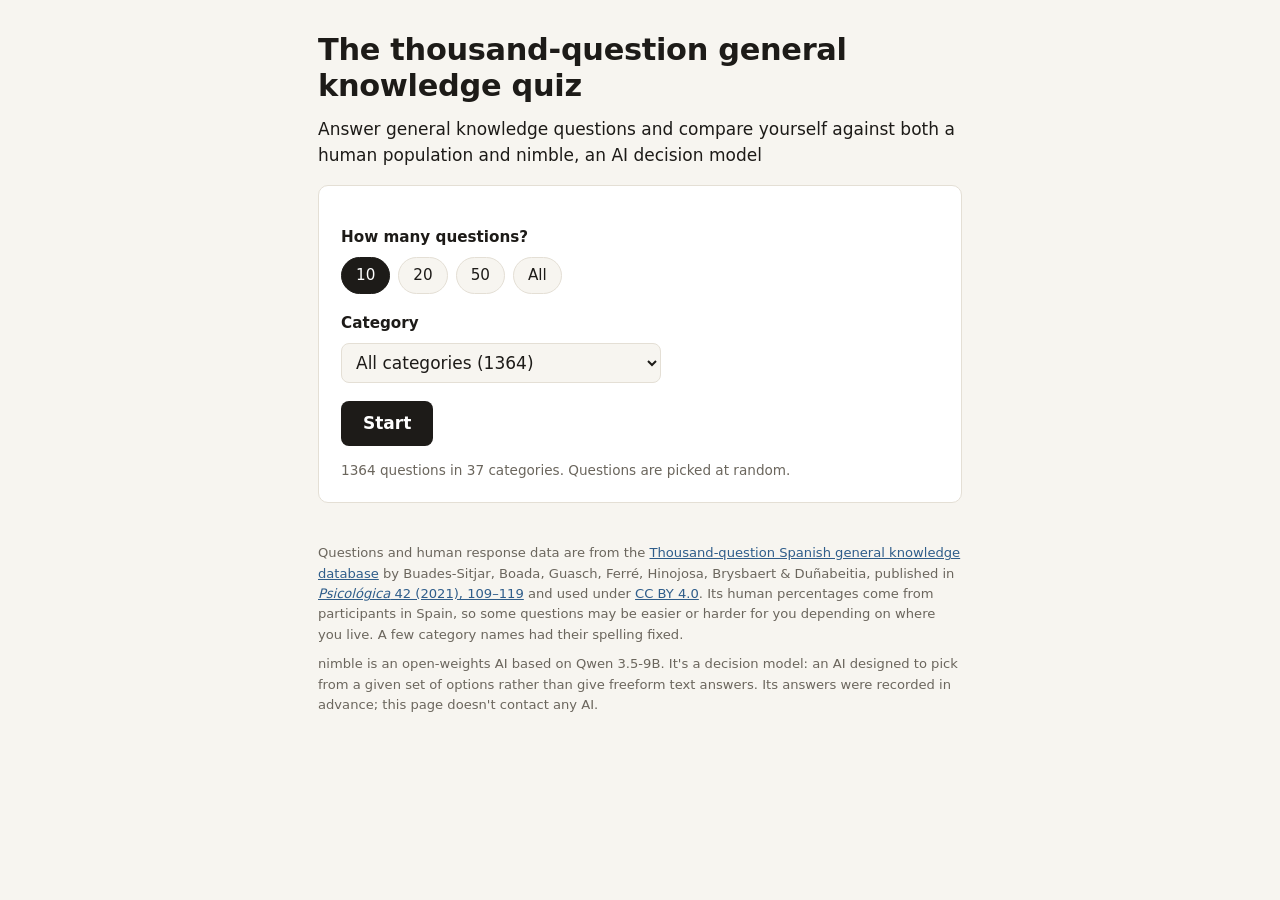
<file: quiz/index.html>
<!DOCTYPE html>
<html lang="en">
<head>
<meta charset="utf-8">
<meta name="viewport" content="width=device-width, initial-scale=1">
<title>Take the thousand-question general knowledge quiz</title>
<meta name="description" content="Answer general knowledge questions and compare yourself with the people in the original study as well as a small AI decision model.">
<style>
  :root {
    --bg: #f7f5f0; --card: #ffffff; --ink: #1d1b18; --muted: #6b665d; --line: #e4dfd5;
    --accent: #2f5d8a; --you: #c2573a; --nimble: #2f5d8a; --human: #8a8273;
    --right: #2e7d4f; --right-bg: #e5f2ea; --wrong: #b23b3b; --wrong-bg: #f8e6e4;
    --radius: 10px;
  }
  @media (prefers-color-scheme: dark) {
    :root {
      --bg: #161513; --card: #201f1c; --ink: #ece8e0; --muted: #a39d92; --line: #36332e;
      --accent: #7aa7d4; --you: #e07e60; --nimble: #7aa7d4; --human: #a39d92;
      --right: #6cc493; --right-bg: #1d3327; --wrong: #e57b7b; --wrong-bg: #3a2222;
    }
  }
  * { box-sizing: border-box; }
  html { -webkit-text-size-adjust: 100%; }
  body {
    margin: 0; background: var(--bg); color: var(--ink);
    font: 17px/1.5 system-ui, -apple-system, "Segoe UI", Roboto, sans-serif;
  }
  main { max-width: 680px; margin: 0 auto; padding: 32px 18px 64px; }
  h1 { font-size: 1.9rem; line-height: 1.2; margin: 0 0 .4em; letter-spacing: -.01em; }
  h2 { font-size: 1.25rem; margin: 0 0 .6em; }
  p { margin: 0 0 1em; }
  .muted { color: var(--muted); }
  .small { font-size: .85rem; }
  a { color: var(--accent); }
  .card { background: var(--card); border: 1px solid var(--line); border-radius: var(--radius); padding: 22px; }
  .hidden { display: none !important; }

  /* Setup */
  .field { margin: 18px 0; }
  .field > span { display: block; font-weight: 600; margin-bottom: 8px; font-size: .95rem; }
  .chips { display: flex; flex-wrap: wrap; gap: 8px; }
  .chip input { position: absolute; opacity: 0; pointer-events: none; }
  .chip span {
    display: inline-block; padding: 6px 14px; border: 1px solid var(--line); border-radius: 999px;
    cursor: pointer; background: var(--bg); font-size: .95rem;
  }
  .chip input:checked + span { background: var(--ink); color: var(--card); border-color: var(--ink); }
  .chip input:focus-visible + span { outline: 2px solid var(--accent); outline-offset: 2px; }
  select {
    font: inherit; padding: 8px 10px; border-radius: 8px; border: 1px solid var(--line);
    background: var(--bg); color: var(--ink); width: 100%; max-width: 320px;
  }
  button.primary {
    font: inherit; font-weight: 600; padding: 10px 22px; border-radius: 8px; border: 0;
    background: var(--ink); color: var(--card); cursor: pointer;
  }
  button.primary:hover { opacity: .88; }
  button.link { font: inherit; background: none; border: 0; color: var(--accent); cursor: pointer; padding: 0; text-decoration: underline; }

  /* Scoreboard */
  .scores { display: grid; grid-template-columns: repeat(3, 1fr); gap: 10px; margin-bottom: 16px; }
  .score { background: var(--card); border: 1px solid var(--line); border-radius: var(--radius); padding: 10px 12px; }
  .score b { display: block; font-size: 1.35rem; font-variant-numeric: tabular-nums; }
  .score small { color: var(--muted); font-size: .8rem; }
  .score.you b { color: var(--you); } .score.nimble b { color: var(--nimble); } .score.human b { color: var(--human); }

  /* Question */
  .meta { display: flex; justify-content: space-between; font-size: .85rem; color: var(--muted); margin-bottom: 10px; }
  .question { font-size: 1.2rem; font-weight: 600; line-height: 1.35; margin-bottom: 18px; }
  .options { display: grid; gap: 10px; }
  .opt {
    font: inherit; text-align: left; width: 100%; padding: 12px 14px; border-radius: 8px;
    border: 1px solid var(--line); background: var(--bg); color: var(--ink); cursor: pointer;
    display: block; position: relative;
  }
  .opt:hover:not(:disabled) { border-color: var(--ink); }
  .opt:disabled { cursor: default; }
  .opt .row { display: flex; gap: 10px; align-items: baseline; }
  .opt .key { font-weight: 700; color: var(--muted); min-width: 1.2em; }
  .opt .txt { flex: 1; }
  .opt .tags { display: flex; gap: 6px; flex-shrink: 0; }
  .tag { font-size: .72rem; font-weight: 700; padding: 1px 7px; border-radius: 999px; color: #fff; text-transform: uppercase; letter-spacing: .03em; }
  .tag.you { background: var(--you); } .tag.nimble { background: var(--nimble); }
  .opt.correct { border-color: var(--right); background: var(--right-bg); }
  .opt.correct .key { color: var(--right); }
  .opt.picked-wrong { border-color: var(--wrong); background: var(--wrong-bg); }
  .bars { display: none; margin: 8px 0 0 calc(1.2em + 10px); gap: 3px; }
  .revealed .bars { display: grid; }
  .bar { display: grid; grid-template-columns: 54px 1fr 44px; align-items: center; gap: 8px; font-size: .78rem; color: var(--muted); }
  .bar .track { height: 7px; background: var(--line); border-radius: 4px; overflow: hidden; }
  .bar .fill { height: 100%; border-radius: 4px; width: 0; transition: width .5s ease; }
  .bar.n .fill { background: var(--nimble); } .bar.h .fill { background: var(--human); }
  .bar .pct { text-align: right; font-variant-numeric: tabular-nums; }

  .feedback { margin-top: 18px; padding-top: 16px; border-top: 1px solid var(--line); }
  .feedback p { margin-bottom: .6em; }
  .actions { display: flex; justify-content: space-between; align-items: center; margin-top: 14px; gap: 12px; flex-wrap: wrap; }

  /* Results */
  .big { font-size: 1.1rem; }
  .list { padding-left: 1.1em; margin: 0 0 1em; }
  .list li { margin-bottom: .5em; }

  footer { margin-top: 40px; font-size: .82rem; color: var(--muted); line-height: 1.55; }
  footer p { margin-bottom: .7em; }
  kbd { font: .8em ui-monospace, monospace; border: 1px solid var(--line); border-radius: 4px; padding: 0 4px; }

  @media (max-width: 480px) {
    main { padding-top: 20px; }
    h1 { font-size: 1.55rem; }
    .card { padding: 16px; }
    .score b { font-size: 1.15rem; }
  }
</style>
</head>
<body>
<main>

  <!-- Setup -->
  <section id="setup">
    <h1>The thousand-question general knowledge quiz</h1>
    <p>Answer general knowledge questions and compare yourself against both a human population and nimble, an AI decision model</p>
    <div class="card">
      <div class="field">
        <span>How many questions?</span>
        <div class="chips" id="count-chips"></div>
      </div>
      <div class="field">
        <span>Category</span>
        <select id="category"></select>
      </div>
      <button class="primary" id="start">Start</button>
      <p class="muted small" style="margin:14px 0 0" id="pool-note"></p>
    </div>
  </section>

  <!-- Quiz -->
  <section id="quiz" class="hidden">
    <div class="scores" aria-live="polite">
      <div class="score you"><small>You</small><b id="s-you">0</b></div>
      <div class="score nimble"><small>nimble</small><b id="s-nimble">0</b></div>
      <div class="score human"><small>Average person</small><b id="s-human">0</b></div>
    </div>
    <div class="card">
      <div class="meta"><span id="q-cat"></span><span id="q-progress"></span></div>
      <div class="question" id="q-text"></div>
      <div class="options" id="q-options"></div>
      <div class="feedback hidden" id="feedback">
        <p id="fb-main"></p>
        <p class="muted small" id="fb-detail"></p>
        <div class="actions">
          <a id="fb-link" class="small" target="_blank" rel="noopener">Read more on Wikipedia</a>
          <button class="primary" id="next">Next</button>
        </div>
      </div>
    </div>
    <p class="muted small" style="margin-top:12px">Keys: <kbd>A</kbd>–<kbd>D</kbd> or <kbd>1</kbd>–<kbd>4</kbd> to answer, <kbd>Enter</kbd> for next. <button class="link small" id="quit">End quiz</button></p>
  </section>

  <!-- Results -->
  <section id="results" class="hidden">
    <h1 id="r-title"></h1>
    <div class="card">
      <p class="big" id="r-summary"></p>
      <div id="r-lists"></div>
      <button class="primary" id="again">Play again</button>
    </div>
  </section>

  <footer>
    <p>Questions and human response data are from the <a href="https://figshare.com/articles/dataset/The_thousand-question_Spanish_general_knowledge_database/13041803">Thousand-question Spanish general knowledge database</a> by Buades-Sitjar, Boada, Guasch, Ferré, Hinojosa, Brysbaert &amp; Duñabeitia, published in <a href="https://doi.org/10.2478/psicolj-2021-0006"><i>Psicológica</i> 42 (2021), 109–119</a> and used under <a href="https://creativecommons.org/licenses/by/4.0/">CC BY 4.0</a>. Its human percentages come from participants in Spain, so some questions may be easier or harder for you depending on where you live. A few category names had their spelling fixed.</p>
    <p>nimble is an open-weights AI based on Qwen 3.5-9B. It's a decision model: an AI designed to pick from a given set of options rather than give freeform text answers. Its answers were recorded in advance; this page doesn't contact any AI.</p>
  </footer>
</main>

<script>
const DATA = [{"n":1,"c":"Architecture","q":"Which Greek deity does the statue \"The Colossus of Rhodes\" represent?","o":["Artemis","Hades","Zeus","Helios"],"a":3,"m":3,"p":[0.0003,0.0004,0.0039,0.9953],"h":[17.3,15.3,36.7,30.6],"l":"https://en.wikipedia.org/wiki/Colossus_of_Rhodes"},{"n":2,"c":"Architecture","q":"What architectural style does Big Ben belong to?","o":["Baroque Revival","Gothic Revival","Classical Revival","Tudor Revival"],"a":1,"m":1,"p":[0.0035,0.9163,0.0566,0.0236],"h":[15.8,33.7,46.3,4.2],"l":"https://en.wikipedia.org/wiki/Big_Ben"},{"n":3,"c":"Architecture","q":"How is the first university of Paris commonly known?","o":["Saclay","Diderot","Lyceum","Sorbonne"],"a":3,"m":3,"p":[0.0003,0.0003,0.0032,0.9961],"h":[5.2,8.3,39.6,46.9],"l":"https://en.wikipedia.org/wiki/University_of_Paris"},{"n":4,"c":"Architecture","q":"What is the name of the 119 km long Roman wall in the north of England?","o":["Colosseum Wall","Caesar's Wall","Hadrian's Wall","Leviathan Wall"],"a":2,"m":2,"p":[0.0001,0.0002,0.9971,0.0027],"h":[12.2,11.2,45.9,29.6],"l":"https://en.wikipedia.org/wiki/Hadrian%27s_Wall"},{"n":5,"c":"Architecture","q":"What is the name of the shelter made of hardened snow that the Inuit live in?","o":["Glacial cave","Snow cave","Quinzhee","Igloo"],"a":3,"m":3,"p":[0.001,0.001,0.002,0.996],"h":[1.0,0.0,6.2,92.7],"l":"https://en.wikipedia.org/wiki/Igloo"},{"n":6,"c":"Architecture","q":"What is the name of the conical tent that the Native Americans lived in?","o":["Tipi","Goahti","Oca","Chum"],"a":0,"m":0,"p":[0.986,0.0007,0.0025,0.0109],"h":[63.3,21.4,9.2,5.1],"l":"https://en.wikipedia.org/wiki/Tipi"},{"n":7,"c":"Architecture","q":"For what function was the Louvre originally built?","o":["Fortress","Wine cellar","Library","University"],"a":0,"m":0,"p":[0.9473,0.0025,0.014,0.0362],"h":[27.1,6.2,44.8,21.9],"l":"https://en.wikipedia.org/wiki/Louvre"},{"n":8,"c":"Architecture","q":"What was the name of the designer of the Eiffel Tower?","o":["Léon Dominique","Jean Bertrand","Alexandre Gustave","Flaubert Abel"],"a":2,"m":2,"p":[0.0013,0.0005,0.9834,0.0148],"h":[14.6,20.8,50.0,12.5],"l":"https://en.wikipedia.org/wiki/Gustave_Eiffel"},{"n":9,"c":"Architecture","q":"What was the tallest man-made structure for more than 3,800 years?","o":["The Great Wall of China","The Lighthouse of Alexandria","The Tower of Babel","The Great Pyramid of Giza"],"a":3,"m":3,"p":[0.0053,0.0066,0.0279,0.9602],"h":[18.8,28.1,17.7,34.4],"l":"https://en.wikipedia.org/wiki/Great_Pyramid_of_Giza"},{"n":10,"c":"Architecture","q":"How many Wonders of the Ancient World were there?","o":["9","5","7","3"],"a":2,"m":2,"p":[0.0,0.0001,0.9993,0.0005],"h":[12.2,16.3,70.4,1.0],"l":"https://en.wikipedia.org/wiki/Wonders_of_the_World"},{"n":11,"c":"Architecture","q":"What was the Chinese empire seeking to protect itself from when it built the Great Wall of China?","o":["An overwhelming wildfire","Nomadic raids and invasions","Evil spirits","The flooding of the Yangtze and Huang He"],"a":1,"m":1,"p":[0.0001,0.9975,0.0007,0.0016],"h":[2.1,71.9,13.5,11.5],"l":"https://en.wikipedia.org/wiki/Great_Wall_of_China"},{"n":12,"c":"Architecture","q":"What is the skeleton of the Eiffel Tower made of?","o":["Titanium","Unpolished bronze","Wrought iron","Copper"],"a":2,"m":2,"p":[0.0001,0.0025,0.9936,0.0037],"h":[8.2,13.3,64.3,14.3],"l":"https://en.wikipedia.org/wiki/Eiffel_Tower"},{"n":13,"c":"Architecture","q":"Where is the building known as the Atomium located?","o":["Paris","Amsterdam","Luxembourg","Brussels"],"a":3,"m":3,"p":[0.0001,0.0003,0.0014,0.9981],"h":[2.1,24.2,17.9,54.7],"l":"https://en.wikipedia.org/wiki/Atomium"},{"n":14,"c":"Architecture","q":"Where is the luxury hotel \"Burj Al Arab\", which looks like the sail of a ship?","o":["Kuwait City","Doha, Qatar","Dubai, United Arab Emirates","Medina, Saudi Arabia"],"a":2,"m":2,"p":[0.0005,0.0007,0.9983,0.0006],"h":[2.1,9.5,76.8,11.6],"l":"https://en.wikipedia.org/wiki/Burj_Al_Arab"},{"n":15,"c":"Architecture","q":"Where is the prehistoric Stonehenge monument located?","o":["Swansea, Wales","Wiltshire, England","Stirling, Scotland","Waterford, Ireland"],"a":1,"m":1,"p":[0.0004,0.9978,0.001,0.0007],"h":[29.2,17.7,39.6,13.5],"l":"https://en.wikipedia.org/wiki/Stonehenge"},{"n":16,"c":"Architecture","q":"Where is the Taj Mahal located?","o":["Kathmandu, Nepal","Dhaka, Bangladesh","Agra, India","Karachi, Pakistan"],"a":2,"m":2,"p":[0.0002,0.0004,0.9992,0.0002],"h":[9.5,6.3,83.2,0.0],"l":"https://en.wikipedia.org/wiki/Taj_Mahal"},{"n":17,"c":"Architecture","q":"Where are the Petronas Towers located?","o":["Kuala Lumpur, Malaysia","Tashkent, Uzbekistan","Shanghai, China","Manilla, Philippines"],"a":0,"m":0,"p":[0.9971,0.0012,0.0011,0.0006],"h":[42.1,7.4,17.9,31.6],"l":"https://en.wikipedia.org/wiki/Petronas_Towers"},{"n":18,"c":"Architecture","q":"Where else can pyramids be found besides from Egypt?","o":["Australia","New Zealand","Russia","Mexico"],"a":3,"m":3,"p":[0.0001,0.0006,0.001,0.9982],"h":[6.1,5.1,4.1,84.7],"l":"https://en.wikipedia.org/wiki/Pyramid"},{"n":19,"c":"Architecture","q":"In which European city is the Parthenon located?","o":["Rome","Athens","Marathon","Heraklion"],"a":1,"m":1,"p":[0.0002,0.9987,0.0005,0.0006],"h":[19.4,76.5,2.0,0.0],"l":"https://en.wikipedia.org/wiki/Parthenon"},{"n":20,"c":"Architecture","q":"In which city is the stadium known as the \"Bird's Nest\" located?","o":["Singapore","Beijing","Tokyo","Seoul"],"a":1,"m":1,"p":[0.0002,0.9988,0.0004,0.0007],"h":[35.7,21.4,12.2,28.6],"l":"https://en.wikipedia.org/wiki/Beijing_National_Stadium"},{"n":21,"c":"Architecture","q":"In which city are the buildings \"The Gherkin\" and \"The Shard\" located?","o":["Sydney","New York City","Los Angeles","London"],"a":3,"m":3,"p":[0.0002,0.0005,0.0005,0.9987],"h":[36.7,15.3,24.5,23.5],"l":"https://en.wikipedia.org/wiki/London"},{"n":22,"c":"Architecture","q":"In which city is the famous statue of \"The Little Mermaid\" located?","o":["St. Petersburg","Stockholm","Copenhagen","Helsinki"],"a":2,"m":2,"p":[0.0002,0.0077,0.9867,0.0054],"h":[7.1,7.1,68.4,16.3],"l":"https://en.wikipedia.org/wiki/The_Little_Mermaid_(statue)"},{"n":23,"c":"Architecture","q":"Which city is famous for boasting an opera house that looks like a set of seashells?","o":["Milan","Sydney","New York City","Paris"],"a":1,"m":1,"p":[0.0003,0.9957,0.001,0.003],"h":[12.5,79.2,1.0,7.3],"l":"https://en.wikipedia.org/wiki/Sydney_Opera_House"},{"n":24,"c":"Architecture","q":"What city has Saint Basil's Cathedral as its symbol?","o":["Moscow","Prague","Warsaw","Belgrade"],"a":0,"m":0,"p":[0.9946,0.0006,0.0014,0.0035],"h":[17.9,33.7,21.1,26.3],"l":"https://en.wikipedia.org/wiki/Saint_Basil%27s_Cathedral"},{"n":25,"c":"Architecture","q":"Which building was the tallest in the world for approximately 40 years?","o":["Chrysler building","Empire State Building","World Trade Center","432 Park Avenue"],"a":1,"m":1,"p":[0.3524,0.5598,0.0203,0.0676],"h":[6.3,83.2,7.4,3.2],"l":"https://en.wikipedia.org/wiki/Empire_State_Building"},{"n":26,"c":"Architecture","q":"Which building did King Kong climb in the original 1933 movie?","o":["Empire State Building","MLC Centre","World Trade Center","Big Ben"],"a":0,"m":0,"p":[0.9885,0.0052,0.0009,0.0053],"h":[70.4,1.0,14.3,14.3],"l":"https://en.wikipedia.org/wiki/King_Kong_(1933_film)"},{"n":27,"c":"Architecture","q":"What elements characterize the Gothic style?","o":["Broad naves, intensive use of light and large frescoes","Domes, round arches and columns","Pointed arches, flying buttresses and rib vaults","Asymmetry of form, stucco and ellipses"],"a":2,"m":2,"p":[0.0001,0.0005,0.997,0.0025],"h":[5.3,32.6,54.7,6.3],"l":"https://en.wikipedia.org/wiki/Gothic_architecture"},{"n":28,"c":"Architecture","q":"What is a caryatid?","o":["Ancient Greek fortune teller","Greek creature that brings fortune","Red ornamental flower","Sculptured woman that acts as a column"],"a":3,"m":3,"p":[0.0001,0.0002,0.0002,0.9995],"h":[10.4,37.5,15.6,36.5],"l":"https://en.wikipedia.org/wiki/Caryatid"},{"n":29,"c":"Architecture","q":"Which architectural style gives the impression that the building is fragmented?","o":["Positivism","Deconstructivism","Futurism","Nativism"],"a":1,"m":1,"p":[0.0001,0.9965,0.002,0.0014],"h":[2.1,74.0,15.6,7.3],"l":"https://en.wikipedia.org/wiki/Deconstructivism"},{"n":30,"c":"Architecture","q":"To which architectural style does Notre Dame Cathedral belong?","o":["Art Nouveau","Baroque","Gothic","Renaissance"],"a":2,"m":2,"p":[0.0002,0.0006,0.9979,0.0013],"h":[2.1,15.6,71.9,10.4],"l":"https://en.wikipedia.org/wiki/Notre-Dame_de_Paris"},{"n":31,"c":"Architecture","q":"Which 155 km long structure was demolished in 1989?","o":["The Long Wall of Athens","The Berlin Wall","The Great Wall of Gorgan","The Palestinian Wall"],"a":1,"m":1,"p":[0.0007,0.9949,0.001,0.0033],"h":[1.0,92.7,2.1,4.2],"l":"https://en.wikipedia.org/wiki/Berlin_Wall"},{"n":32,"c":"Architecture","q":"How long is the Great Wall of China?","o":["18,196 km","21,196 km","12,196 km","5,196 km"],"a":1,"m":1,"p":[0.1016,0.8776,0.0048,0.016],"h":[20.8,31.2,29.2,18.8],"l":"https://en.wikipedia.org/wiki/Great_Wall_of_China"},{"n":33,"c":"Architecture","q":"Which Wonder of the Ancient World still exists today?","o":["The Statue of Zeus at Olympia","The Lighthouse of Alexandria","The Hanging Gardens of Babylon","The Great Pyramid of Giza"],"a":3,"m":3,"p":[0.0003,0.0025,0.0007,0.9965],"h":[10.4,17.7,13.5,56.2],"l":"https://en.wikipedia.org/wiki/Wonders_of_the_World"},{"n":34,"c":"Architecture","q":"Which mountain has the faces of 4 American presidents sculpted on it?","o":["Mount Whitney","Mount Rushmore","Mount Bandera","Mount Joffre"],"a":1,"m":1,"p":[0.0002,0.9954,0.0001,0.0042],"h":[16.7,76.0,1.0,6.2],"l":"https://en.wikipedia.org/wiki/Mount_Rushmore"},{"n":35,"c":"Architecture","q":"Which country gave the Statue of Liberty to the United States as gift?","o":["United Kingdom","Italy","France","Germany"],"a":2,"m":2,"p":[0.0001,0.0006,0.9976,0.0017],"h":[21.1,0.0,69.5,9.5],"l":"https://en.wikipedia.org/wiki/Statue_of_Liberty"},{"n":36,"c":"Architecture","q":"What royal palace was built in France by King Louis XIV?","o":["Tuileries Palace","Palace of Versailles","Luxembourg Palace","Elysée Palace"],"a":1,"m":1,"p":[0.0002,0.9977,0.0002,0.002],"h":[4.2,88.5,4.2,3.1],"l":"https://en.wikipedia.org/wiki/Palace_of_Versailles"},{"n":37,"c":"Architecture","q":"Who designed the dome of St. Peter's Basilica in the Vatican?","o":["Antoni Gaudi","Leonardo da Vinci","Le Corbusier","Michelangelo"],"a":3,"m":3,"p":[0.0008,0.003,0.0003,0.9959],"h":[3.2,23.2,1.1,72.6],"l":"https://en.wikipedia.org/wiki/St._Peter%27s_Basilica"},{"n":38,"c":"Architecture","q":"Which temple is located in Mount Zion in Jerusalem?","o":["Solomon's Temple","Gideon's Temple","Saul's Temple","David's Temple"],"a":0,"m":3,"p":[0.3975,0.1435,0.0056,0.4535],"h":[59.2,3.1,4.1,32.7],"l":"https://en.wikipedia.org/wiki/Mount_Zion"},{"n":39,"c":"Art","q":"To which art movement did Frida Kahlo belong?","o":["Realism","Pop art","Impressionism","Surrealism"],"a":3,"m":3,"p":[0.0279,0.0018,0.0016,0.9687],"h":[20.0,7.4,33.7,38.9],"l":"https://en.wikipedia.org/wiki/Frida_Kahlo"},{"n":40,"c":"Art","q":"To which art movements did Picasso belong?","o":["Cubism and surrealism","Impressionism and naturalism","Expressionism and realism","Futurism and deconstructivism"],"a":0,"m":0,"p":[0.9726,0.0029,0.0008,0.0238],"h":[70.8,11.5,15.6,2.1],"l":"https://en.wikipedia.org/wiki/Pablo_Picasso"},{"n":41,"c":"Art","q":"How did Vincent van Gogh die?","o":["He committed suicide","Because his paint's poisonous fumes","Tuberculosis","He was killed by Gaugin"],"a":0,"m":0,"p":[0.9833,0.0009,0.0121,0.0037],"h":[49.0,5.2,39.6,6.2],"l":"https://en.wikipedia.org/wiki/Vincent_van_Gogh"},{"n":42,"c":"Art","q":"What is the name of the famous painting of a woman raising the French flag during the French Revolution?","o":["The Battle of Poitiers","Liberty Leading the People","Viva la Vida","Guernica"],"a":1,"m":1,"p":[0.0003,0.9853,0.003,0.0113],"h":[12.5,66.7,9.4,11.5],"l":"https://en.wikipedia.org/wiki/Liberty_Leading_the_People"},{"n":43,"c":"Art","q":"By what other name is \"La Gioconda\" known?","o":["Girl with a Pearl Earring","Whistler's Mother","Le Rêve","Mona Lisa"],"a":3,"m":3,"p":[0.0002,0.0001,0.0015,0.9983],"h":[5.2,1.0,0.0,92.7],"l":"https://en.wikipedia.org/wiki/Mona_Lisa"},{"n":44,"c":"Art","q":"By what other name is the \"Aphrodite of Melos\" known?","o":["Aphrodite of Knidos","Venus Braschi","Venus de Milo","Athena Parthenos"],"a":2,"m":2,"p":[0.0001,0.0001,0.9967,0.003],"h":[11.6,1.1,74.7,12.6],"l":"https://en.wikipedia.org/wiki/Venus_de_Milo"},{"n":45,"c":"Art","q":"What was the name of the chapel whose ceiling was painted by Michelangelo?","o":["Sistine Chapel","The Acropolis","Church of the Holy Sepulchre","St. Peter's Chapel"],"a":0,"m":0,"p":[0.997,0.0003,0.0017,0.001],"h":[91.8,0.0,1.0,7.1],"l":"https://en.wikipedia.org/wiki/Sistine_Chapel_ceiling"},{"n":46,"c":"Art","q":"What is the best-known sculpture and landmark in Brussels?","o":["The Thinker","Manneken Pis","The Little Mermaid","Capitoline Wolf"],"a":1,"m":1,"p":[0.0007,0.995,0.0031,0.0012],"h":[19.8,49.0,29.2,2.1],"l":"https://en.wikipedia.org/wiki/Manneken_Pis"},{"n":47,"c":"Art","q":"From where did Renaissance architects and sculptors mainly draw their inspiration?","o":["Ancient Sumerian","Ancient Egypt","Ancient Greece and Rome","Ancient Mexico"],"a":2,"m":2,"p":[0.0006,0.0001,0.9988,0.0005],"h":[4.1,12.2,82.7,1.0],"l":"https://en.wikipedia.org/wiki/Renaissance"},{"n":48,"c":"Art","q":"From what company were the soup cans Andy Warhol painted?","o":["Burrida","Heinz","Campbell's","Knorr"],"a":2,"m":2,"p":[0.0006,0.0038,0.9943,0.0013],"h":[3.1,14.3,74.5,8.2],"l":"https://en.wikipedia.org/wiki/Campbell%27s_Soup_Cans"},{"n":49,"c":"Art","q":"What nationality was the painter Gustav Klimt?","o":["Austrian","Italian","Czech","German"],"a":0,"m":0,"p":[0.9914,0.0002,0.0079,0.0005],"h":[42.7,8.3,26.0,22.9],"l":"https://en.wikipedia.org/wiki/Gustav_Klimt"},{"n":50,"c":"Art","q":"What nationality was the painter Pierre-Auguste Renoir?","o":["Dutch","Belgian","French","Swiss"],"a":2,"m":2,"p":[0.0008,0.0005,0.9984,0.0003],"h":[11.5,12.5,71.9,4.2],"l":"https://en.wikipedia.org/wiki/Pierre-Auguste_Renoir"},{"n":51,"c":"Art","q":"Whose work is \"The Birth of Venus\"?","o":["William Tate","Peter Paul Rubens","Piet Mondrian","Sandro Botticelli"],"a":3,"m":3,"p":[0.0004,0.0005,0.0001,0.999],"h":[3.1,12.2,3.1,81.6],"l":"https://en.wikipedia.org/wiki/Sandro_Botticelli"},{"n":52,"c":"Art","q":"Where can one find the Golden Buddha valued at 250 million dollars?","o":["Caracas","Delhi","Mumbai","Bangkok"],"a":3,"m":3,"p":[0.0074,0.0109,0.0044,0.9773],"h":[3.1,43.8,8.3,44.8],"l":"https://en.wikipedia.org/wiki/Golden_Buddha_(statue)"},{"n":53,"c":"Art","q":"When did Leonardo Da Vinci paint the \"Mona Lisa\"?","o":["1703-1706 AD","1603-1606 AD","1403-1406 AD","1503-1506 AD"],"a":3,"m":3,"p":[0.0004,0.0071,0.0009,0.9916],"h":[16.8,24.2,12.6,46.3],"l":"https://en.wikipedia.org/wiki/Mona_Lisa"},{"n":54,"c":"Art","q":"In which city was Leonardo da Vinci born?","o":["Vinci","Venice","Palermo","Rome"],"a":0,"m":0,"p":[0.9464,0.0091,0.0012,0.0433],"h":[20.0,29.5,28.4,22.1],"l":"https://en.wikipedia.org/wiki/Leonardo_da_Vinci"},{"n":55,"c":"Art","q":"In which city is the statue of David by Michelangelo located?","o":["Florence","Rome","Thessaloniki","Athens"],"a":0,"m":0,"p":[0.9814,0.0098,0.0004,0.0084],"h":[52.1,36.5,1.0,8.3],"l":"https://en.wikipedia.org/wiki/David_(Michelangelo)"},{"n":56,"c":"Art","q":"Which famous painting features a pregnant woman in a green dress?","o":["Arnolfini Portrait","Girl with a Pearl Earring","Las Meninas","Birth of Venus"],"a":0,"m":2,"p":[0.1564,0.0978,0.5629,0.1829],"h":[43.8,22.9,7.3,25.0],"l":"https://en.wikipedia.org/wiki/Arnolfini_Portrait"},{"n":57,"c":"Art","q":"What was Donatello famous for?","o":["Murals","Sculptures","Buildings","Paintings"],"a":1,"m":1,"p":[0.0006,0.9973,0.0003,0.0018],"h":[3.1,69.4,4.1,23.5],"l":"https://en.wikipedia.org/wiki/Donatello"},{"n":58,"c":"Art","q":"Which Renaissance artist captured perfect human proportions in his painting \"Vitruvian Man\"?","o":["Vesalius","Leonardo da Vinci","Titian","Fra Angelico"],"a":1,"m":1,"p":[0.0002,0.9945,0.0001,0.0052],"h":[5.2,79.2,9.4,5.2],"l":"https://en.wikipedia.org/wiki/Vitruvian_Man"},{"n":59,"c":"Art","q":"Which artist was known for his fascination with dance, having painted many ballerinas?","o":["Vincent van Gogh","Edgar Degas","Peter Paul Rubens","Claude Monet"],"a":1,"m":1,"p":[0.0002,0.9975,0.0004,0.0019],"h":[15.6,22.9,18.8,41.7],"l":"https://en.wikipedia.org/wiki/Edgar_Degas"},{"n":60,"c":"Art","q":"Which artist wrote the words \"ceci n'est pas une pipe\" (this is not a pipe) on his painting of a pipe?","o":["Matisse","René Magritte","Georges Simenon","Georges Bizet"],"a":1,"m":1,"p":[0.0002,0.997,0.0001,0.0027],"h":[14.6,43.8,18.8,22.9],"l":"https://en.wikipedia.org/wiki/The_Treachery_of_Images"},{"n":61,"c":"Art","q":"Which Dutch artist mainly painted grids of black lines filled with primary colors on a white background?","o":["Wassily Kandinsky","Léopold Survage","Robert Delaunay","Piet Mondrian"],"a":3,"m":3,"p":[0.0002,0.0003,0.0006,0.9989],"h":[55.2,10.4,12.5,21.9],"l":"https://en.wikipedia.org/wiki/Piet_Mondrian"},{"n":62,"c":"Art","q":"Which Impressionist artist painted the oil painting series \"Water Lilies\"?","o":["Camille Pissarro","Pierre-Auguste Renoir","Albrecht Dührer","Claude Monet"],"a":3,"m":3,"p":[0.0001,0.0009,0.0004,0.9986],"h":[15.3,19.4,3.1,61.2],"l":"https://en.wikipedia.org/wiki/Water_Lilies_(Monet_series)"},{"n":63,"c":"Art","q":"Which dancer was strangled to death in 1927 when her scarf got caught on the wheels of a car?","o":["Diana Vishneva","Tamara Rojo","Evelyn Hart","Isadora Duncan"],"a":3,"m":3,"p":[0.0001,0.002,0.0019,0.996],"h":[44.2,12.6,25.3,17.9],"l":"https://en.wikipedia.org/wiki/Isadora_Duncan"},{"n":64,"c":"Art","q":"Which art movement was created by Seurat and Signat?","o":["Surrealism","Cubism","Pointillism","Futurism"],"a":2,"m":2,"p":[0.0001,0.0034,0.9856,0.0108],"h":[10.4,20.8,56.2,10.4],"l":"https://en.wikipedia.org/wiki/Pointillism"},{"n":65,"c":"Art","q":"Which art movement emphasized emotion, individualism, and the glorification of the past and nature?","o":["Modernism","Symbolism","Romanticism","Orientalism"],"a":2,"m":2,"p":[0.0002,0.0069,0.9845,0.0084],"h":[10.2,13.3,66.3,8.2],"l":"https://en.wikipedia.org/wiki/Romanticism"},{"n":66,"c":"Art","q":"Which work of art (usually a tempera painting) is divided into three sections?","o":["Tabernacle","Stanza","Quincunx","Triptych"],"a":3,"m":3,"p":[0.0002,0.0012,0.0001,0.9986],"h":[5.2,10.4,3.1,80.2],"l":"https://en.wikipedia.org/wiki/Triptych"},{"n":67,"c":"Art","q":"Which painter is famous for his ornate style and frequent use of gold in his paintings?","o":["Pablo Picasso","Gustav Klimt","Salvador Dalí","Vincent van Gogh"],"a":1,"m":1,"p":[0.0002,0.9873,0.001,0.0115],"h":[4.1,41.8,22.4,30.6],"l":"https://en.wikipedia.org/wiki/Gustav_Klimt"},{"n":68,"c":"Art","q":"Which branch of philosophy deals with the nature of art and concepts such as creativity and interpretation?","o":["Ethics","Aesthetics","Metaphysics","Epistemology"],"a":1,"m":1,"p":[0.0001,0.9935,0.0008,0.0055],"h":[10.5,52.6,11.6,24.2],"l":"https://en.wikipedia.org/wiki/Aesthetics"},{"n":69,"c":"Art","q":"Which painting technique was \"without lines or borders, in the manner of smoke or beyond the focus plane\"?","o":["Chiaroscuro","Sfumato","Gouache","Sgraffito"],"a":1,"m":1,"p":[0.0001,0.9891,0.0001,0.0106],"h":[16.8,52.6,11.6,17.9],"l":"https://en.wikipedia.org/wiki/Sfumato"},{"n":70,"c":"Art","q":"Which technique for painting murals is executed upon wet lime plaster?","o":["Reconnaissance","Assonance","Armature","Fresco"],"a":3,"m":3,"p":[0.0001,0.0005,0.0,0.9994],"h":[1.1,8.4,10.5,78.9],"l":"https://en.wikipedia.org/wiki/Fresco"},{"n":71,"c":"Art","q":"Which technique produces an image or pattern by applying pigment to a surface on an object with holes?","o":["Plein-air","Divisionism","Stencil","Impasto"],"a":2,"m":2,"p":[0.0009,0.0013,0.9942,0.0036],"h":[20.0,25.3,23.2,30.5],"l":"https://en.wikipedia.org/wiki/Stencil"},{"n":72,"c":"Art","q":"Who was Gaius Maecenas?","o":["Generous patron of arts","Roman general","Greek God of fortune","Greek king of Maecenas"],"a":0,"m":0,"p":[0.989,0.0031,0.0042,0.0038],"h":[21.9,49.0,15.6,12.5],"l":"https://en.wikipedia.org/wiki/Gaius_Maecenas"},{"n":73,"c":"Art","q":"Who is considered the first abstract painter?","o":["Raphael","Vermeer","Modigliani","Kandinsky"],"a":3,"m":3,"p":[0.0028,0.0003,0.0051,0.9918],"h":[12.6,13.7,11.6,62.1],"l":"https://en.wikipedia.org/wiki/Wassily_Kandinsky"},{"n":74,"c":"Art","q":"Who was the Russian court jeweler who made the famous ornate Easter eggs?","o":["Naum Gabo","Peter Carl Fabergé","Mikhail Aniskushin","Vasily Demut-Malinovsky"],"a":1,"m":1,"p":[0.0002,0.9947,0.0016,0.0035],"h":[4.1,42.9,8.2,44.9],"l":"https://en.wikipedia.org/wiki/Peter_Carl_Fabergé"},{"n":75,"c":"Art","q":"Who painted \"Ethe Scream\"?","o":["Edvard Munch","Jackson Pollock","Andy Warhol","Jan van Eyck"],"a":0,"m":0,"p":[0.9938,0.0006,0.0027,0.003],"h":[80.2,5.2,6.2,8.3],"l":"https://en.wikipedia.org/wiki/The_Scream"},{"n":76,"c":"Art","q":"Who painted \"The Garden of Earthly Delights\"?","o":["Caravaggio","Titian","Albretch Dürer","Hieronymus Bosch"],"a":3,"m":3,"p":[0.0001,0.0002,0.0009,0.9987],"h":[10.2,9.2,4.1,76.5],"l":"https://en.wikipedia.org/wiki/The_Garden_of_Earthly_Delights"},{"n":77,"c":"Art","q":"Who painted \"The Last Supper\"?","o":["Leonardo da Vinci","Michelangelo","Rembrandt","El Greco"],"a":0,"m":0,"p":[0.9969,0.0003,0.0006,0.0022],"h":[46.3,36.8,6.3,9.5],"l":"https://en.wikipedia.org/wiki/The_Last_Supper_(Leonardo)"},{"n":78,"c":"Art","q":"Who painted \"Guernica\"?","o":["Botticelli","Courbet","Kandisnky","Picasso"],"a":3,"m":3,"p":[0.0002,0.0002,0.0012,0.9985],"h":[4.2,3.1,0.0,92.7],"l":"https://en.wikipedia.org/wiki/Guernica_(Picasso)"},{"n":79,"c":"Art","q":"Who painted the avant-garde and surrealist \"The Persistence of Memory\"?","o":["JMW Turner","René Magritte","Salvador Dalí","Francisco Goya"],"a":2,"m":2,"p":[0.0002,0.0007,0.9981,0.001],"h":[6.2,31.2,46.9,15.6],"l":"https://en.wikipedia.org/wiki/The_Persistence_of_Memory"},{"n":80,"c":"Astronauts","q":"From which altitude does outer space begin according to the World Air Sports Federation?","o":["1 km","100 km","10 km","50 km"],"a":1,"m":1,"p":[0.0052,0.9315,0.0201,0.0432],"h":[4.2,63.5,9.4,22.9],"l":"https://en.wikipedia.org/wiki/Kármán_line"},{"n":81,"c":"Astronauts","q":"What do Russians call their astronauts?","o":["Argonauts","Cosmonauts","Internauts","Aeronauts"],"a":1,"m":1,"p":[0.0001,0.9981,0.0004,0.0013],"h":[14.6,47.9,12.5,24.0],"l":"https://en.wikipedia.org/wiki/Astronaut"},{"n":82,"c":"Astronauts","q":"What is the name of the space company created in 1999 that organized the first tourist trip through space?","o":["MirCorp","Star Dust","Blue Sun","ARO Industries"],"a":0,"m":1,"p":[0.053,0.4398,0.1938,0.3134],"h":[16.3,41.8,19.4,22.4],"l":"https://en.wikipedia.org/wiki/MirCorp"},{"n":83,"c":"Astronauts","q":"What was the name of the space capsule in which the first man traveled into space?","o":["Sputnik 17","Vostok 1","Ariane 4","Orbit II"],"a":1,"m":1,"p":[0.0008,0.9867,0.0002,0.0124],"h":[43.8,16.7,12.5,27.1],"l":"https://en.wikipedia.org/wiki/Vostok_1"},{"n":84,"c":"Astronauts","q":"What was the name of the space capsule in which the first woman traveled into space?","o":["Apollo 4","WMAP","Pioneer 10","Vostok 6"],"a":3,"m":3,"p":[0.0001,0.002,0.0001,0.9979],"h":[39.6,9.4,34.4,15.6],"l":"https://en.wikipedia.org/wiki/Vostok_6"},{"n":85,"c":"Astronauts","q":"What was the name of the space capsule that took the first man to the moon?","o":["Apollo 11","Viking 1","Lincoln 4","Sputnik 5"],"a":0,"m":0,"p":[0.992,0.0024,0.001,0.0046],"h":[81.2,3.1,2.1,13.5],"l":"https://en.wikipedia.org/wiki/Apollo_11"},{"n":86,"c":"Astronauts","q":"What was the name of the space capsule in which the first dog went into space?","o":["Alpha One","Sputnik 2","Apollo 4","Neptune 3"],"a":1,"m":1,"p":[0.0006,0.9895,0.0005,0.0094],"h":[17.7,34.4,41.7,6.2],"l":"https://en.wikipedia.org/wiki/Laika"},{"n":87,"c":"Astronauts","q":"What was the profession of the first woman in space?","o":["Aircraft pilot","Textile-factory worker","Nurse","Police officer"],"a":1,"m":0,"p":[0.9531,0.0223,0.0102,0.0144],"h":[36.7,15.3,40.8,7.1],"l":"https://en.wikipedia.org/wiki/Valentina_Tereshkova"},{"n":88,"c":"Astronauts","q":"What was the profession of the first man in space?","o":["Air Force pilot","Accountant","Physician","Sonographer"],"a":0,"m":0,"p":[0.989,0.0016,0.0019,0.0074],"h":[55.1,16.3,18.4,10.2],"l":"https://en.wikipedia.org/wiki/Yuri_Gagarin"},{"n":89,"c":"Astronauts","q":"What is the last name of the first person to step on the Moon?","o":["Houston","Collins","Aldrin","Armstrong"],"a":3,"m":3,"p":[0.0004,0.0003,0.0009,0.9984],"h":[4.1,1.0,5.1,89.8],"l":"https://en.wikipedia.org/wiki/Neil_Armstrong"},{"n":90,"c":"Astronauts","q":"What is the name of the Russian space program?","o":["Cosmocore","CosmoR","Roscosmos","Ruspace"],"a":2,"m":2,"p":[0.0007,0.0021,0.9956,0.0017],"h":[25.3,37.9,15.8,18.9],"l":"https://en.wikipedia.org/wiki/Roscosmos"},{"n":91,"c":"Astronauts","q":"What was the world's first communication satellite?","o":["Project SCORE (USA)","Project UNITE (EU)","Project EKSPRESS (USSR)","Project COMM (USA)"],"a":0,"m":0,"p":[0.9739,0.0037,0.0067,0.0157],"h":[26.0,16.7,35.4,19.8],"l":"https://en.wikipedia.org/wiki/SCORE_(satellite)"},{"n":92,"c":"Astronauts","q":"When did the US probe \"Voyager 2\" discover several new moons on Uranus?","o":["1986","1966","1946","1916"],"a":0,"m":0,"p":[0.99,0.003,0.0029,0.0041],"h":[58.3,18.8,8.3,13.5],"l":"https://en.wikipedia.org/wiki/Voyager_2"},{"n":93,"c":"Astronauts","q":"When did China send its first person into space?","o":["2007","2003","2015","2011"],"a":1,"m":1,"p":[0.0005,0.9971,0.0002,0.0022],"h":[32.3,59.4,3.1,5.2],"l":"https://en.wikipedia.org/wiki/Chinese_space_program"},{"n":94,"c":"Astronauts","q":"When was the International Space Station launched into space?","o":["2008","2005","2015","1998"],"a":3,"m":3,"p":[0.0034,0.0029,0.0003,0.9935],"h":[12.2,22.4,2.0,63.3],"l":"https://en.wikipedia.org/wiki/International_Space_Station"},{"n":95,"c":"Astronauts","q":"How long was the mission that sent the first man into space?","o":["12 hours, 1 minute","6 hours, 6 minutes","1 hour, 48 minutes","3 hours, 58 minutes"],"a":2,"m":1,"p":[0.2389,0.3881,0.0607,0.3122],"h":[55.2,24.0,4.2,15.6],"l":"https://en.wikipedia.org/wiki/Vostok_1"},{"n":96,"c":"Astronauts","q":"How many astronauts died in the failed Apollo 13 mission to land on the Moon in 1970?","o":["0","3","1","2"],"a":0,"m":0,"p":[0.9799,0.0163,0.0009,0.0029],"h":[27.1,35.4,10.4,27.1],"l":"https://en.wikipedia.org/wiki/Apollo_13"},{"n":97,"c":"Astronauts","q":"Where did the European space probe \"Ulysses\" set off for in 1990?","o":["Uranus","The Sun","Pluto","Neptune"],"a":1,"m":1,"p":[0.001,0.9831,0.0126,0.0034],"h":[17.7,25.0,19.8,34.4],"l":"https://en.wikipedia.org/wiki/Ulysses_(spacecraft)"},{"n":98,"c":"Astronauts","q":"What is Alexey Leonov famous for?","o":["Inserting the first a mutation in a gene","Crossing the Grand Canyon on a tightrope","Being the first person to conduct a spacewalk","Staying underground for more than 100 days"],"a":2,"m":2,"p":[0.0001,0.0007,0.9987,0.0005],"h":[34.7,20.0,30.5,10.5],"l":"https://en.wikipedia.org/wiki/Alexei_Leonov"},{"n":99,"c":"Astronauts","q":"Why is it necessary for astronauts to exercise in space?","o":["To sweat and renew liquids","To prevent the loss of muscle and bone mass","To have normal digestive functioning","To keep the blood circulation going"],"a":1,"m":1,"p":[0.0003,0.9964,0.0016,0.0017],"h":[2.1,55.2,9.4,31.2],"l":"https://en.wikipedia.org/wiki/Effect_of_spaceflight_on_the_human_body"},{"n":100,"c":"Astronauts","q":"What spacecraft took off for Jupiter in 1972?","o":["Cassini-Huygens","Voyager 1","Pioneer 10","WMAP"],"a":2,"m":2,"p":[0.0005,0.0016,0.9962,0.0017],"h":[9.4,49.0,29.2,12.5],"l":"https://en.wikipedia.org/wiki/Pioneer_10"},{"n":101,"c":"Astronauts","q":"What does the word \"cosmonaut\" literally mean?","o":["Earth missionary","Stellar traveler","Universe sailor","Star seeker"],"a":2,"m":0,"p":[0.6395,0.1001,0.2202,0.0403],"h":[3.1,38.5,44.8,12.5],"l":"https://en.wikipedia.org/wiki/Astronaut"},{"n":102,"c":"Astronauts","q":"What does the acronym \"NASA\" mean?","o":["National Salvation Agency","National Astronauts and Space Assembly","National Aeronautics and Space Act","Nominal Air Space Agency"],"a":2,"m":2,"p":[0.0024,0.0099,0.9858,0.0018],"h":[1.0,53.1,28.6,17.3],"l":"https://en.wikipedia.org/wiki/NASA"},{"n":103,"c":"Astronauts","q":"Which American probe was the first to orbit another planet in 1971?","o":["Mariner 9","Viking 7","Challenger 1","Atlas 4"],"a":0,"m":0,"p":[0.9868,0.0072,0.0024,0.0036],"h":[9.2,16.3,37.8,36.7],"l":"https://en.wikipedia.org/wiki/Mariner_9"},{"n":104,"c":"Astronauts","q":"What connects the names \"Challenger\" and \"Columbia\"?","o":["The first two ships sailing for Australia","The names of the first two computers","Two failures in the Space Shuttle program","Recent illegal synthetic drugs"],"a":2,"m":2,"p":[0.0012,0.0017,0.9929,0.0042],"h":[25.3,15.8,44.2,8.4],"l":"https://en.wikipedia.org/wiki/Space_Shuttle_program"},{"n":105,"c":"Astronauts","q":"Who was the first man to go into space?","o":["Yuri Gagarin","Charles Lindbergh","Neil Armstrong","Valentino Tereshkova"],"a":0,"m":0,"p":[0.9953,0.0021,0.0018,0.0009],"h":[26.0,4.2,67.7,1.0],"l":"https://en.wikipedia.org/wiki/Yuri_Gagarin"},{"n":106,"c":"Astronauts","q":"Who was the first woman in space?","o":["Steliana Nistor","Sally Ride","Valentina Tereshkova","Naidia Comenci"],"a":2,"m":2,"p":[0.0008,0.0023,0.9958,0.0011],"h":[8.4,20.0,56.8,14.7],"l":"https://en.wikipedia.org/wiki/Valentina_Tereshkova"},{"n":107,"c":"Astronauts","q":"Who was the first person to die in a space flight due to a parachute failure?","o":["Yuri Gagarin","Vladimir Komarov","Lance Armstrong","Buzz Aldrin"],"a":1,"m":1,"p":[0.0011,0.9918,0.0017,0.0055],"h":[10.2,46.9,13.3,29.6],"l":"https://en.wikipedia.org/wiki/Vladimir_Komarov"},{"n":108,"c":"Astronauts","q":"Who or what was Laika?","o":["The queen of the legendary Atlantis","Rasputin's first wife","The most popular car brand in China","The first dog to go into space"],"a":3,"m":3,"p":[0.0006,0.0005,0.0001,0.9988],"h":[8.2,6.1,1.0,83.7],"l":"https://en.wikipedia.org/wiki/Laika"},{"n":109,"c":"Astronomy","q":"Which former planet in our solar system had its title revoked and is now classified as a dwarf planet?","o":["Pluto","Mars","Mercury","Venus"],"a":0,"m":0,"p":[0.9973,0.0023,0.0001,0.0003],"h":[89.8,1.0,5.1,4.1],"l":"https://en.wikipedia.org/wiki/Pluto"},{"n":110,"c":"Astronomy","q":"What is approximately the average distance between the Moon and the Earth?","o":["295,800 km","384,400 km","485,000 km","585,000 km"],"a":1,"m":1,"p":[0.0011,0.9982,0.0002,0.0005],"h":[16.8,29.5,40.0,13.7],"l":"https://en.wikipedia.org/wiki/Moon"},{"n":111,"c":"Astronomy","q":"What is the star Sirius commonly known as?","o":["Bull star","Cat star","Pigeon star","Dog Star"],"a":3,"m":3,"p":[0.0007,0.0002,0.0004,0.9986],"h":[34.4,39.6,15.6,9.4],"l":"https://en.wikipedia.org/wiki/Sirius"},{"n":112,"c":"Astronomy","q":"What is the name of the natural display of light in the sky that occurs mainly in the Arctic region?","o":["Corona Amaranth","Corona Borealis","Aurora Borealis","Aurora Amaranth"],"a":2,"m":2,"p":[0.0006,0.003,0.9882,0.0082],"h":[1.0,4.1,88.8,5.1],"l":"https://en.wikipedia.org/wiki/Aurora"},{"n":113,"c":"Astronomy","q":"What is the name of the constellation that looks like a winged horse?","o":["Unicorn","Sagittarius","Pegasus","Orion"],"a":2,"m":2,"p":[0.0003,0.0004,0.993,0.0063],"h":[5.2,14.6,67.7,12.5],"l":"https://en.wikipedia.org/wiki/Pegasus_(constellation)"},{"n":114,"c":"Astronomy","q":"What is the name of the meteor shower whose peak activity takes place every August?","o":["Lyricks","Leonids","Mermaids","Perseids"],"a":3,"m":3,"p":[0.0006,0.0017,0.0054,0.9922],"h":[8.4,25.3,4.2,62.1],"l":"https://en.wikipedia.org/wiki/Perseids"},{"n":115,"c":"Astronomy","q":"What is the name the subatomic particles that come to us from outside our solar system and that have a high energy charge?","o":["Delta waves","Cosmic rays","Electrons","Gaba rays"],"a":1,"m":1,"p":[0.0008,0.9928,0.0013,0.0051],"h":[23.5,31.6,13.3,23.5],"l":"https://en.wikipedia.org/wiki/Cosmic_ray"},{"n":116,"c":"Astronomy","q":"Which of these planets has rings?","o":["Mars","Pluto","Saturn","Mercury"],"a":2,"m":2,"p":[0.0002,0.0005,0.997,0.0023],"h":[2.0,3.1,91.8,2.0],"l":"https://en.wikipedia.org/wiki/Saturn"},{"n":117,"c":"Astronomy","q":"What is approximately the mean distance between the Earth and the Sun?","o":["105,000,000 km","151,000 km","248,500,000 km","149,500,000 km"],"a":3,"m":3,"p":[0.0022,0.0002,0.0014,0.9962],"h":[36.5,5.2,16.7,40.6],"l":"https://en.wikipedia.org/wiki/Astronomical_unit"},{"n":118,"c":"Astronomy","q":"What is approximately the gravitational force of the Earth in m/s2?","o":["9.81","98.1","19.81","0.981"],"a":0,"m":0,"p":[0.9962,0.0008,0.0006,0.0024],"h":[64.3,4.1,13.3,17.3],"l":"https://en.wikipedia.org/wiki/Earth"},{"n":119,"c":"Astronomy","q":"What is the Latin name for the North Star?","o":["Vega","Sirius","Pleiades","Polaris"],"a":3,"m":3,"p":[0.0007,0.0003,0.0011,0.9979],"h":[12.5,9.4,6.2,71.9],"l":"https://en.wikipedia.org/wiki/Polaris"},{"n":120,"c":"Astronomy","q":"What is the largest planet in our solar system?","o":["Neptune","Saturn","Jupiter","Mars"],"a":2,"m":2,"p":[0.0003,0.0003,0.9987,0.0008],"h":[5.2,32.3,54.2,8.3],"l":"https://en.wikipedia.org/wiki/Jupiter"},{"n":121,"c":"Astronomy","q":"What is approximately the mean radius of the Earth?","o":["32,332 km","9,658 km","12,811 km","6,371 km"],"a":3,"m":3,"p":[0.0002,0.0013,0.0001,0.9985],"h":[34.4,6.2,19.8,37.5],"l":"https://en.wikipedia.org/wiki/Earth"},{"n":122,"c":"Astronomy","q":"What is the largest moon of Jupiter?","o":["Ganymede","Europa","Io","Callisto"],"a":0,"m":0,"p":[0.9627,0.0089,0.0009,0.0276],"h":[10.5,49.5,16.8,23.2],"l":"https://en.wikipedia.org/wiki/Ganymede_(moon)"},{"n":123,"c":"Astronomy","q":"What is Pluto's largest moon?","o":["Charon","Hydra","Cerberus","Nix"],"a":0,"m":0,"p":[0.9761,0.0017,0.0001,0.0221],"h":[44.8,25.0,12.5,17.7],"l":"https://en.wikipedia.org/wiki/Pluto"},{"n":124,"c":"Astronomy","q":"What are the 4 known giant planets in our solar system?","o":["Jupiter, Earth, Mars and Neptune","Jupiter, Venus, Mars and Earth","Jupiter, Saturn, Uranus and Neptune","Jupiter, Mercury, Pluto and Saturn"],"a":2,"m":2,"p":[0.0001,0.0038,0.9778,0.0183],"h":[6.3,15.8,64.2,10.5],"l":"https://en.wikipedia.org/wiki/Giant_planet"},{"n":125,"c":"Astronomy","q":"Approximately how old is our solar system?","o":["3.6 billion years","4.6 billion years","1.6 billion years","2.6 billion years"],"a":1,"m":1,"p":[0.0002,0.9893,0.0,0.0105],"h":[32.3,44.8,8.3,13.5],"l":"https://en.wikipedia.org/wiki/Sun"},{"n":126,"c":"Astronomy","q":"Approximately how strong is the gravity of Mars compared to that of the Earth?","o":["0.5","2.3","1.4","0.38"],"a":3,"m":3,"p":[0.001,0.0003,0.0,0.9987],"h":[28.1,14.6,35.4,17.7],"l":"https://en.wikipedia.org/wiki/Mars"},{"n":127,"c":"Astronomy","q":"Approximately how many times larger is the mean radius of Saturn compared to that of the Earth?","o":["99","9","19","90"],"a":1,"m":1,"p":[0.0007,0.9841,0.0017,0.0135],"h":[16.3,15.3,25.5,42.9],"l":"https://en.wikipedia.org/wiki/Saturn"},{"n":128,"c":"Astronomy","q":"Approximately how long does it take for the Moon to orbit the Earth?","o":["3 months","32 hours","1 year","27 days"],"a":3,"m":3,"p":[0.0023,0.0062,0.0001,0.9915],"h":[15.8,13.7,17.9,52.6],"l":"https://en.wikipedia.org/wiki/Moon"},{"n":129,"c":"Astronomy","q":"How long does it take for light from the star closest to Earth after the Sun (Alpha Centauri) to reach the Earth?","o":["437 days","4.37 years","437 weeks","437 years"],"a":1,"m":1,"p":[0.0127,0.9126,0.0009,0.0738],"h":[27.1,17.7,13.5,40.6],"l":"https://en.wikipedia.org/wiki/Alpha_Centauri"},{"n":130,"c":"Astronomy","q":"How long does the light coming from the Sun take to reach the Earth?","o":["1 minute, 48 seconds","8 minutes, 19 seconds","16 minutes, 39 seconds","2 minutes, 44 seconds"],"a":1,"m":1,"p":[0.0164,0.9685,0.0001,0.015],"h":[27.6,32.7,20.4,19.4],"l":"https://en.wikipedia.org/wiki/Sun"},{"n":131,"c":"Astronomy","q":"Of which planet is Europa a moon?","o":["Jupiter","Pluto","Saturn","Neptune"],"a":0,"m":0,"p":[0.996,0.0004,0.0004,0.0032],"h":[64.2,4.2,22.1,9.5],"l":"https://en.wikipedia.org/wiki/Europa_(moon)"},{"n":132,"c":"Astronomy","q":"In which galaxy is our solar system located?","o":["Messier","Andromeda","Paleoxis","Milky Way"],"a":3,"m":3,"p":[0.0013,0.0006,0.0002,0.9979],"h":[2.1,7.3,0.0,90.6],"l":"https://en.wikipedia.org/wiki/Milky_Way"},{"n":133,"c":"Astronomy","q":"In what other planet in our solar system are dunes common?","o":["Mars","Uranus","Venus","Mercury"],"a":0,"m":0,"p":[0.9799,0.002,0.0087,0.0095],"h":[65.6,5.2,20.8,8.3],"l":"https://en.wikipedia.org/wiki/Dune"},{"n":134,"c":"Astronomy","q":"In which planet is Olympus Mons, the highest mountain of all the planets in the solar system, located?","o":["Mars","Neptune","Venus","Mercury"],"a":0,"m":0,"p":[0.9961,0.0004,0.0007,0.0028],"h":[37.5,18.8,21.9,19.8],"l":"https://en.wikipedia.org/wiki/Olympus_Mons"},{"n":135,"c":"Astronomy","q":"For which planet were the names \"Zeus\", \"Percival\" and \"Constance\" suggested?","o":["Saturn","Pluto","Mercury","Jupiter"],"a":1,"m":3,"p":[0.1628,0.167,0.0082,0.662],"h":[21.6,19.1,21.1,37.6],"l":"https://en.wikipedia.org/wiki/Pluto"},{"n":136,"c":"Astronomy","q":"What constellation derives its name from the Latinization of the Greek word for \"swan\"?","o":["Taurus","Cygnus","Phaethon","Lyra"],"a":1,"m":1,"p":[0.0003,0.9977,0.0004,0.0016],"h":[2.1,79.2,6.2,11.5],"l":"https://en.wikipedia.org/wiki/Cygnus_(constellation)"},{"n":137,"c":"Astronomy","q":"What famous comet has 74-79 years orbit?","o":["The Great Comet","Halley's comet","Encke's comet","Comet Hale-Bopp"],"a":1,"m":1,"p":[0.0041,0.9593,0.0213,0.0154],"h":[4.2,87.5,3.1,5.2],"l":"https://en.wikipedia.org/wiki/Halley%27s_Comet"},{"n":138,"c":"Astronomy","q":"Which spiral galaxy is closest to ours?","o":["Andromeda","Nereid","Hesperides","Cassiopeia"],"a":0,"m":0,"p":[0.9885,0.002,0.0003,0.0091],"h":[67.3,8.2,3.1,20.4],"l":"https://en.wikipedia.org/wiki/Andromeda_Galaxy"},{"n":139,"c":"Astronomy","q":"Which moon of Saturn is the only moon known to have a significant atmosphere?","o":["Hyperion","Rhea","Dione","Titan"],"a":3,"m":3,"p":[0.0003,0.0002,0.0002,0.9993],"h":[27.4,23.2,7.4,41.1],"l":"https://en.wikipedia.org/wiki/Titan_(moon)"},{"n":140,"c":"Astronomy","q":"What word do astrophysicists use to describe a star that has exploded?","o":["Megablast","Supercollider","Supernova","Megadynamo"],"a":2,"m":2,"p":[0.0002,0.0003,0.9987,0.0008],"h":[4.2,2.1,92.6,0.0],"l":"https://en.wikipedia.org/wiki/Supernova"},{"n":141,"c":"Astronomy","q":"What planet circles the Sun every 84 years?","o":["Saturn","Pluto","Neptune","Uranus"],"a":3,"m":3,"p":[0.0044,0.0367,0.0302,0.9287],"h":[20.0,20.0,28.4,31.6],"l":"https://en.wikipedia.org/wiki/Uranus"},{"n":142,"c":"Astronomy","q":"Which planet has the most known moons?","o":["Earth","Jupiter","Mars","Neptune"],"a":1,"m":1,"p":[0.0022,0.9729,0.0029,0.022],"h":[8.3,63.5,13.5,14.6],"l":"https://en.wikipedia.org/wiki/Jupiter"},{"n":143,"c":"Astronomy","q":"What do Jupiter, Saturn, Uranus, and Neptune have in common?","o":["They have no moons","They are gas giants","They circle the Sun in less than one year","They are the only blue planets"],"a":1,"m":1,"p":[0.0015,0.9463,0.0032,0.0491],"h":[15.6,50.0,13.5,18.8],"l":"https://en.wikipedia.org/wiki/Gas_giant"},{"n":144,"c":"Astronomy","q":"What links the names \"Whirlpool\", \"Sombrero\" and \"Andromeda\"?","o":["Names of galaxies","Types of dishwashers","Mexican dishes","Brands of Chilean wine"],"a":0,"m":0,"p":[0.9947,0.0024,0.0003,0.0026],"h":[78.1,3.1,5.2,11.5],"l":"https://en.wikipedia.org/wiki/Galaxy"},{"n":145,"c":"Astronomy","q":"Who discovered Jupiter's 4 largest moons?","o":["Edwin Hubble","Galileo Galilei","Copernicus","Edmond Halley"],"a":1,"m":1,"p":[0.0003,0.9959,0.0009,0.0029],"h":[16.7,36.5,28.1,18.8],"l":"https://en.wikipedia.org/wiki/Galileo_Galilei"},{"n":146,"c":"Astronomy","q":"Who was the first scientist to develop a complete astronomical model in which the Earth revolves around the Sun?","o":["Dalton","Copernicus","Galileo Galilei","Newton"],"a":1,"m":1,"p":[0.0011,0.9946,0.0009,0.0034],"h":[1.0,59.4,35.4,4.2],"l":"https://en.wikipedia.org/wiki/Heliocentrism"},{"n":147,"c":"Astronomy","q":"Who was the first person to propose a heliocentric system?","o":["Newton","Aristarchus of Samos","Einstein","Galileo Galilei"],"a":1,"m":1,"p":[0.0014,0.993,0.0008,0.0048],"h":[11.6,10.5,3.2,74.7],"l":"https://en.wikipedia.org/wiki/Heliocentrism"},{"n":148,"c":"Biology","q":"What do we call the allomorphs of a gene that only manifests itself if the individual has two copies of it?","o":["Recessive genes","Permissive genes","Bilateral genes","Dimorphic genes"],"a":0,"m":0,"p":[0.9929,0.003,0.0007,0.0034],"h":[44.8,1.0,16.7,35.4],"l":"https://en.wikipedia.org/wiki/Dominance_(genetics)"},{"n":149,"c":"Biology","q":"What is the name of an organism with male and female reproductive organs?","o":["Diploid","Heterogamete","Hermaphrodite","Transgender"],"a":2,"m":2,"p":[0.0004,0.0012,0.9981,0.0003],"h":[2.1,2.1,89.5,6.3],"l":"https://en.wikipedia.org/wiki/Hermaphrodite"},{"n":150,"c":"Biology","q":"What is the name for a non-mutual relationship between species in which one benefits at the expense of the other?","o":["Symbiosis","Parasitism","Cooperation","Cohabitation"],"a":1,"m":1,"p":[0.0009,0.9985,0.0002,0.0005],"h":[21.9,66.7,6.2,5.2],"l":"https://en.wikipedia.org/wiki/Parasitism"},{"n":151,"c":"Biology","q":"What is the name for a cell subunit with a specialized function?","o":["Organelle","Dome","Center","Vault"],"a":0,"m":0,"p":[0.9922,0.0011,0.0012,0.0055],"h":[78.6,11.2,5.1,5.1],"l":"https://en.wikipedia.org/wiki/Organelle"},{"n":152,"c":"Biology","q":"What do you call a group of organisms of the same species that act synergistically?","o":["Megaloblast","Monstera","Megalith","Superorganism"],"a":3,"m":3,"p":[0.005,0.0015,0.0003,0.9932],"h":[35.4,3.1,14.6,46.9],"l":"https://en.wikipedia.org/wiki/Supraorganism"},{"n":153,"c":"Biology","q":"What is the name of the organ that produces insulin?","o":["Pancreas","Bladder","Spleen","Kidney"],"a":0,"m":0,"p":[0.997,0.0013,0.0005,0.0012],"h":[81.6,0.0,7.1,11.2],"l":"https://en.wikipedia.org/wiki/Pancreas"},{"n":154,"c":"Biology","q":"What is the name of the cell division process?","o":["Fusion","Mitosis","Heterosis","Genesis"],"a":1,"m":1,"p":[0.0076,0.9833,0.0004,0.0086],"h":[3.1,90.6,3.1,3.1],"l":"https://en.wikipedia.org/wiki/Mitosis"},{"n":155,"c":"Biology","q":"What is the name of the outer cover of a virus?","o":["Virion","Viriod","Coat","Capsid"],"a":3,"m":3,"p":[0.0077,0.0029,0.0175,0.9719],"h":[4.2,18.9,28.4,48.4],"l":"https://en.wikipedia.org/wiki/Capsid"},{"n":156,"c":"Biology","q":"What is the name of the yellowish liquid portion of blood?","o":["Amniotic fluid","Plasma","Lymph","Hydrogen"],"a":1,"m":1,"p":[0.0034,0.9936,0.0005,0.0025],"h":[10.4,61.5,27.1,1.0],"l":"https://en.wikipedia.org/wiki/Blood_plasma"},{"n":157,"c":"Biology","q":"What are multicellular organisms that have an even number of chromosomes called?","o":["Diploids","Bichroms","Dichroms","Biploids"],"a":0,"m":0,"p":[0.986,0.0013,0.0014,0.0113],"h":[60.0,17.9,9.5,12.6],"l":"https://en.wikipedia.org/wiki/Ploidy"},{"n":158,"c":"Biology","q":"What do we call the death of all members of a particular species?","o":["Termination","Obliteration","Annihilation","Extinction"],"a":3,"m":3,"p":[0.0009,0.0006,0.0004,0.9981],"h":[1.0,4.2,7.3,87.5],"l":"https://en.wikipedia.org/wiki/Extinction"},{"n":159,"c":"Biology","q":"What is the name of the genetic material associated with a specific physical trait?","o":["Phenotype","Allotype","Genotype","Haplotype"],"a":2,"m":2,"p":[0.0567,0.0132,0.8418,0.0882],"h":[29.2,7.3,62.5,1.0],"l":"https://en.wikipedia.org/wiki/Genotype"},{"n":160,"c":"Biology","q":"What is the process by which organic substances are break down into simpler matter?","o":["Decomposition","Simplification","Minimization","Separation"],"a":0,"m":0,"p":[0.9944,0.0013,0.0007,0.0036],"h":[83.3,8.3,2.1,6.2],"l":"https://en.wikipedia.org/wiki/Decomposition"},{"n":161,"c":"Biology","q":"What is the term for a close, beneficial, long-term biological interaction between two species?","o":["Interleaving","Duet","Symbiosis","Intertwining"],"a":2,"m":2,"p":[0.0004,0.0002,0.9991,0.0003],"h":[1.0,3.1,83.3,12.5],"l":"https://en.wikipedia.org/wiki/Symbiosis"},{"n":162,"c":"Biology","q":"What is the main source of energy on Earth?","o":["Soil","The Sun","Plants","Water"],"a":1,"m":1,"p":[0.0003,0.9816,0.0172,0.001],"h":[8.4,75.8,1.1,14.7],"l":"https://en.wikipedia.org/wiki/Sun"},{"n":163,"c":"Biology","q":"What is the branch of biology that studies cells?","o":["Cytology","Entomology","Hormonology","Homoplasy"],"a":0,"m":0,"p":[0.9865,0.0005,0.0118,0.0012],"h":[63.5,14.6,11.5,9.4],"l":"https://en.wikipedia.org/wiki/Cell_biology"},{"n":164,"c":"Biology","q":"What is the average salinity of seawater?","o":["0.05","0.025","0.035","0.053"],"a":2,"m":2,"p":[0.0002,0.0006,0.9984,0.0008],"h":[24.2,15.8,37.9,21.1],"l":"https://en.wikipedia.org/wiki/Seawater"},{"n":165,"c":"Biology","q":"What is the nucleotide sequence of DNA that codifies the production of a protein?","o":["Protein","Chromosome","Enzyme","Gene"],"a":3,"m":3,"p":[0.0025,0.0001,0.0012,0.9961],"h":[15.6,18.8,26.0,39.6],"l":"https://en.wikipedia.org/wiki/Genotype"},{"n":166,"c":"Biology","q":"What is the fundamental unit of life in biology?","o":["Cell","Protoplasm","Organ","Atom"],"a":0,"m":0,"p":[0.9907,0.0005,0.0066,0.0022],"h":[71.9,4.2,1.0,22.9],"l":"https://en.wikipedia.org/wiki/Cell_(biology)"},{"n":167,"c":"Biology","q":"How many individuals are required to reproduce by parthenogenesis?","o":["3","2","6","1"],"a":3,"m":3,"p":[0.0009,0.0003,0.0012,0.9976],"h":[20.0,24.2,4.2,50.5],"l":"https://en.wikipedia.org/wiki/Parthenogenesis"},{"n":168,"c":"Biology","q":"Where are red blood cells created?","o":["Heart","Liver","Bone marrow","Lymph nodes"],"a":2,"m":2,"p":[0.0014,0.0002,0.9964,0.0021],"h":[13.3,3.1,70.4,13.3],"l":"https://en.wikipedia.org/wiki/Red_blood_cell"},{"n":169,"c":"Biology","q":"Where are the hereditary traits of an organism stored?","o":["DNA","Polypeptides","Enzymes","Meiosis"],"a":0,"m":0,"p":[0.9881,0.0003,0.0016,0.0101],"h":[95.8,2.1,1.0,1.0],"l":"https://en.wikipedia.org/wiki/DNA"},{"n":170,"c":"Biology","q":"In what unit is energy coming from food measured?","o":["Watts","Bushels","Calories","Kelvins"],"a":2,"m":2,"p":[0.0008,0.0002,0.9985,0.0005],"h":[0.0,2.1,95.8,2.1],"l":"https://en.wikipedia.org/wiki/Calorie"},{"n":171,"c":"Biology","q":"Which scientist made the Galapagos Islands famous?","o":["Isaac Newton","Nikola Tesla","Charles Darwin","Louis Pasteur"],"a":2,"m":2,"p":[0.0006,0.0003,0.9981,0.0011],"h":[12.5,10.4,68.8,8.3],"l":"https://en.wikipedia.org/wiki/Charles_Darwin"},{"n":172,"c":"Biology","q":"What phrase did Herbert Spence coin, usually incorrectly attributed to Darwin?","o":["Survival of the fittest","Adaptation by procreation","Procreation by adaptation","Usage creates the organ"],"a":0,"m":0,"p":[0.9873,0.0045,0.0011,0.0071],"h":[61.1,11.6,15.8,10.5],"l":"https://en.wikipedia.org/wiki/Survival_of_the_fittest"},{"n":173,"c":"Biology","q":"What happens to the respiratory rate when there is a drop in the concentration of oxygen in the blood?","o":["Decreases","Increases","First decreases and then increases","It is not affected"],"a":1,"m":1,"p":[0.009,0.9833,0.0023,0.0055],"h":[33.3,42.7,21.9,2.1],"l":"https://en.wikipedia.org/wiki/Breathing"},{"n":174,"c":"Biology","q":"What word refers to the variety of plant and animal life in the world or in a particular habitat?","o":["Biodiversity","Bioconversion","Multiplicity","Multiformity"],"a":0,"m":0,"p":[0.9959,0.0006,0.0006,0.0029],"h":[91.8,8.2,0.0,0.0],"l":"https://en.wikipedia.org/wiki/Biodiversity"},{"n":175,"c":"Biology","q":"What does the ABO system classify?","o":["Penguins","Blood types","Lymph nodes","Laboratory mice"],"a":1,"m":1,"p":[0.0004,0.995,0.0003,0.0043],"h":[4.2,70.8,16.7,8.3],"l":"https://en.wikipedia.org/wiki/Blood_type"},{"n":176,"c":"Biology","q":"Which phenomenon takes place when the DNA of an organism changes permanently?","o":["Adaptation","Bifurcation","Transfiguration","Mutation"],"a":3,"m":3,"p":[0.0009,0.0005,0.0001,0.9985],"h":[4.2,2.1,4.2,89.5],"l":"https://en.wikipedia.org/wiki/Mutation"},{"n":177,"c":"Biology","q":"What does the \"myo\" in \"myocardial\" mean?","o":["Muscle","Heart","Blood","Vein"],"a":0,"m":0,"p":[0.9909,0.0031,0.0009,0.0051],"h":[59.4,24.0,3.1,12.5],"l":"https://en.wikipedia.org/wiki/Cardiac_muscle"},{"n":178,"c":"Biology","q":"What does the word \"biology\" mean?","o":["Study of beings","Study of nature","Study of life","Study of cells"],"a":2,"m":2,"p":[0.0053,0.0013,0.9902,0.0033],"h":[27.1,19.8,40.6,10.4],"l":"https://en.wikipedia.org/wiki/Biology"},{"n":179,"c":"Biology","q":"What are humans?","o":["Vermivores","Carnivores","Herbivores","Omnivores"],"a":3,"m":3,"p":[0.0007,0.0005,0.0001,0.9986],"h":[3.1,11.5,0.0,85.4],"l":"https://en.wikipedia.org/wiki/Omnivore"},{"n":180,"c":"Biology","q":"What are molds, yeasts and mushrooms?","o":["Algae","Plants","Bacteria","Fungi"],"a":3,"m":3,"p":[0.0006,0.0001,0.0001,0.9992],"h":[0.0,1.0,4.2,94.8],"l":"https://en.wikipedia.org/wiki/Gene_Roddenberry"},{"n":181,"c":"Biology","q":"What vitamin increases its production with exposure to the sun?","o":["Vitamin A","Vitamin C","Vitamin B","Vitamin D"],"a":3,"m":3,"p":[0.0006,0.0001,0.0004,0.9988],"h":[5.1,15.3,2.0,77.6],"l":"https://en.wikipedia.org/wiki/Vitamin_D"},{"n":182,"c":"Biology","q":"What vitamin has \"ascorbic acid\" as its chemical name?","o":["K","D","C","E"],"a":2,"m":2,"p":[0.0005,0.0002,0.9934,0.0059],"h":[35.4,19.8,38.5,6.2],"l":"https://en.wikipedia.org/wiki/Chemistry_of_ascorbic_acid"},{"n":183,"c":"Biology","q":"What vitamin has \"folic acid\" as its chemical name?","o":["C","D","A","B9"],"a":3,"m":3,"p":[0.0031,0.0005,0.0033,0.9931],"h":[28.1,16.7,16.7,38.5],"l":"https://en.wikipedia.org/wiki/Folate"},{"n":184,"c":"Biology","q":"What is taxonomy?","o":["Branch of science concerned with taxes","Branch of science concerned with mineral","Branch of science concerned with facial features","Branch of science concerned with the classification of living beings"],"a":3,"m":3,"p":[0.0012,0.0001,0.0002,0.9985],"h":[9.4,4.2,16.7,68.8],"l":"https://en.wikipedia.org/wiki/Taxonomy_(biology)"},{"n":185,"c":"Botany","q":"To what family of plants does broccoli belong?","o":["Cabbage","Evergreen","Deciduous","Tuberous"],"a":0,"m":0,"p":[0.9924,0.0003,0.0012,0.0061],"h":[31.6,9.2,19.4,39.8],"l":"https://en.wikipedia.org/wiki/Broccoli"},{"n":186,"c":"Botany","q":"What is the name of the daily or seasonal movement of plants in response to the direction of the sun?","o":["Bioluminescence","Heterocentrism","Cinephilia","Heliotropism"],"a":3,"m":3,"p":[0.0017,0.0001,0.0001,0.9981],"h":[31.2,6.2,17.7,43.8],"l":"https://en.wikipedia.org/wiki/Heliotropism"},{"n":187,"c":"Botany","q":"What is the name of the thin stalk that connects the leaf to the main stem?","o":["Petiole","Calix","Pistil","Stamen"],"a":0,"m":0,"p":[0.9978,0.0003,0.0007,0.0012],"h":[33.7,12.6,27.4,26.3],"l":"https://en.wikipedia.org/wiki/Petiole_(botany)"},{"n":188,"c":"Botany","q":"What is the name of the tissue made of cork that forms the outer bark of trees?","o":["Peritoneum","Epiderm","Periderm","Epitoneum"],"a":2,"m":2,"p":[0.0015,0.0005,0.9964,0.0015],"h":[8.4,43.2,29.5,16.8],"l":"https://en.wikipedia.org/wiki/Bark_(botany)"},{"n":189,"c":"Botany","q":"What is the name of the orangish organic pigments produced by plants and algae?","o":["Carotenoids","Cyanoids","Betanoids","Clorophylls"],"a":0,"m":0,"p":[0.9957,0.0003,0.0006,0.0034],"h":[52.1,10.4,15.6,21.9],"l":"https://en.wikipedia.org/wiki/Carotenoid"},{"n":190,"c":"Botany","q":"What is the botanical name for the male reproductive organ of flowering plants?","o":["Stamen","Frond","Calyx","Carpel"],"a":0,"m":0,"p":[0.9943,0.0002,0.0003,0.0052],"h":[70.8,3.1,12.5,12.5],"l":"https://en.wikipedia.org/wiki/Stamen"},{"n":191,"c":"Botany","q":"What is the main mechanism that plants use to move water through their tissues?","o":["Transpiration","A heart-like mechanism","Osmosis","Peristaltic movements"],"a":0,"m":0,"p":[0.976,0.0029,0.0086,0.0126],"h":[14.7,5.3,62.1,17.9],"l":"https://en.wikipedia.org/wiki/Transpiration"},{"n":192,"c":"Botany","q":"What is the process by which microspores from one plant are transferred to another plant of the same species?","o":["Pollination","Germination","Fertilization","Saplinging"],"a":0,"m":0,"p":[0.985,0.001,0.003,0.011],"h":[65.3,26.3,7.4,1.1],"l":"https://en.wikipedia.org/wiki/Pollination"},{"n":193,"c":"Botany","q":"What is amber made of?","o":["Pressurized and highly heated carbon","Silica combined with water","Solid lava","Fossilized resin"],"a":3,"m":3,"p":[0.0011,0.0001,0.0001,0.9987],"h":[13.5,15.6,11.5,59.4],"l":"https://en.wikipedia.org/wiki/Amber"},{"n":194,"c":"Botany","q":"Where are the pollen grains of plants produced?","o":["Roots","Leaves","Flower","Stem"],"a":2,"m":2,"p":[0.0081,0.0008,0.9693,0.0218],"h":[1.0,5.2,87.5,6.2],"l":"https://en.wikipedia.org/wiki/Flower"},{"n":195,"c":"Botany","q":"What do plants convert the nitrates they absorb from the soil?","o":["Amino acids","Ammonia","Urea","Methane"],"a":0,"m":0,"p":[0.9928,0.001,0.0013,0.0049],"h":[57.9,18.9,5.3,15.8],"l":"https://en.wikipedia.org/wiki/Nitrogen_assimilation"},{"n":196,"c":"Botany","q":"On what do epiphytic and parasitic plants grow?","o":["Soil","Sand","Stone","Other plants"],"a":3,"m":3,"p":[0.0016,0.0001,0.0002,0.9981],"h":[9.4,14.6,16.7,59.4],"l":"https://en.wikipedia.org/wiki/Parasitic_plant"},{"n":197,"c":"Botany","q":"In what organisms does the Calvin cycle take place?","o":["In bacteria","In fungi","In mammals","In plants"],"a":3,"m":3,"p":[0.005,0.0008,0.0001,0.9941],"h":[37.5,10.4,20.8,29.2],"l":"https://en.wikipedia.org/wiki/Calvin_cycle"},{"n":198,"c":"Botany","q":"Through what process do plants release oxygen as a waste product?","o":["Perspiration","Photosynthesis","Oxidation","Respiration"],"a":1,"m":1,"p":[0.0015,0.9936,0.0005,0.0044],"h":[2.1,83.2,6.3,7.4],"l":"https://en.wikipedia.org/wiki/Photosynthesis"},{"n":199,"c":"Botany","q":"What acid makes nettles sting?","o":["Formic acid","Nucleic acid","Nitric acid","Lactic acid"],"a":0,"m":0,"p":[0.9688,0.0038,0.0069,0.0205],"h":[45.9,7.1,25.5,20.4],"l":"https://en.wikipedia.org/wiki/Formic_acid"},{"n":200,"c":"Botany","q":"Which trees keep their leaves through the winter?","o":["Deciduous","Ditransitives","Biennials","Evergreen"],"a":3,"m":3,"p":[0.001,0.0001,0.0001,0.9988],"h":[9.4,2.1,1.0,87.5],"l":"https://en.wikipedia.org/wiki/Evergreen"},{"n":201,"c":"Botany","q":"Which cells have a cell wall, plasts, and plasmodesmata?","o":["Prokaryotic cells","Virus cells","Plant cells","Animal cells"],"a":2,"m":2,"p":[0.0006,0.0001,0.9986,0.0008],"h":[29.6,6.1,53.1,11.2],"l":"https://en.wikipedia.org/wiki/Plant_cell"},{"n":202,"c":"Botany","q":"What did plants develop to increase the amount of light they can capture for photosynthesis?","o":["Roots","Seeds","Flowers","Leaves"],"a":3,"m":3,"p":[0.0016,0.0002,0.006,0.9922],"h":[12.5,1.0,14.6,69.8],"l":"https://en.wikipedia.org/wiki/Evolutionary_history_of_plants"},{"n":203,"c":"Botany","q":"What causes wilting of plants if it occurs in excess?","o":["Transpiration","Photosynthesis","Convulsion","Absorption"],"a":0,"m":0,"p":[0.9788,0.0013,0.0051,0.0148],"h":[25.0,24.0,7.3,43.8],"l":"https://en.wikipedia.org/wiki/Wilting"},{"n":204,"c":"Botany","q":"What is typical in deciduous plants?","o":["Not surviving in isolation","Not tolerating direct sunshine","Losing their leaves in winter","Not producing oxygen"],"a":2,"m":2,"p":[0.0014,0.0002,0.9952,0.0032],"h":[10.4,5.2,80.2,4.2],"l":"https://en.wikipedia.org/wiki/Deciduous"},{"n":205,"c":"Botany","q":"What is a large-scale farm that specializes in cash crops?","o":["Plantation","Garden","Orchard","Grove"],"a":0,"m":0,"p":[0.9971,0.0004,0.0006,0.002],"h":[77.6,1.0,18.4,3.1],"l":"https://en.wikipedia.org/wiki/Plantation"},{"n":206,"c":"Botany","q":"What do dendrologists study?","o":["Trees","Gardens","Tundra","Tubers"],"a":0,"m":0,"p":[0.9984,0.0004,0.0006,0.0007],"h":[28.4,10.5,26.3,33.7],"l":"https://en.wikipedia.org/wiki/Dendrology"},{"n":207,"c":"Botany","q":"Which student of Aristotle is known as the \"father of botany\", having organized it systematically in Greece between 370-285 BC?","o":["Theophrastus","Linnaeus","Pallas","Epicurus"],"a":0,"m":0,"p":[0.9984,0.0004,0.0005,0.0007],"h":[16.8,24.2,0.0,58.9],"l":"https://en.wikipedia.org/wiki/Theophrastus"},{"n":208,"c":"Botany","q":"What light wavelength does chlorophyll absorb?","o":["Red and blue","Green and blue","Yellow and green","Green and red"],"a":0,"m":0,"p":[0.9934,0.0005,0.0004,0.0057],"h":[7.3,22.9,53.1,15.6],"l":"https://en.wikipedia.org/wiki/Photosynthesis"},{"n":209,"c":"Botany","q":"What name is given to the plants whose seeds are encased inside a fruit?","o":["Autosperms","Endosperms","Zoosperms","Angiosperms"],"a":3,"m":3,"p":[0.0007,0.0005,0.0001,0.9987],"h":[5.3,56.8,3.2,33.7],"l":"https://en.wikipedia.org/wiki/Flowering_plant"},{"n":210,"c":"Botany","q":"What organism has characteristics of both plants and animals and therefore belongs to its own kingdom?","o":["Viruses","Fungi","Corals","Sponges"],"a":1,"m":1,"p":[0.0022,0.9885,0.0012,0.0081],"h":[7.4,70.5,13.7,6.3],"l":"https://en.wikipedia.org/wiki/Fungus"},{"n":211,"c":"Botany","q":"What parts of some plants move with light?","o":["Leaves and stems","Flowers and leaves","Stems and roots","Flowers and stems"],"a":1,"m":0,"p":[0.6092,0.009,0.0008,0.381],"h":[17.7,51.0,10.4,20.8],"l":"https://en.wikipedia.org/wiki/Heliotropism"},{"n":212,"c":"Botany","q":"What plant was named after the Greek goddess of the rainbow?","o":["Mimosa","Camelia","Iris","Dahlia"],"a":2,"m":2,"p":[0.0006,0.0005,0.983,0.0159],"h":[13.5,8.3,63.5,14.6],"l":"https://en.wikipedia.org/wiki/Iris_(plant)"},{"n":213,"c":"Botany","q":"Which plant has the largest seed in the plant kingdom?","o":["Mango","Avocado","Pumpkin","Sea coconut"],"a":3,"m":3,"p":[0.0112,0.0272,0.0051,0.9565],"h":[18.8,62.5,13.5,5.2],"l":"https://en.wikipedia.org/wiki/Lodoicea"},{"n":214,"c":"Botany","q":"Which plants grow on top of other plants but are harmless to their hosts?","o":["Epigenetic","Parasitic","Parasympathetic","Epiphytic"],"a":3,"m":3,"p":[0.0028,0.0004,0.0001,0.9967],"h":[6.2,24.0,40.6,29.2],"l":"https://en.wikipedia.org/wiki/Epiphyte"},{"n":215,"c":"Botany","q":"What plants grow one year, bloom and bear fruit the next, and then die?","o":["Twinflowers","Ditransitives","Biennials","Semiannuals"],"a":2,"m":2,"p":[0.0007,0.0004,0.9959,0.003],"h":[3.1,19.8,54.2,20.8],"l":"https://en.wikipedia.org/wiki/Biennial_plant"},{"n":216,"c":"Botany","q":"What plants have thick, fleshy parts, usually to retain water in arid climates?","o":["Succulents","Biennial","Evergreen","Decidious"],"a":0,"m":0,"p":[0.9919,0.0005,0.0002,0.0075],"h":[38.8,8.2,19.4,31.6],"l":"https://en.wikipedia.org/wiki/Succulent_plant"},{"n":217,"c":"Botany","q":"What plants have tissues to conduct water and minerals through them?","o":["Vascular plants","Mosses","Anthocerotophytas","Liverworts"],"a":0,"m":0,"p":[0.9952,0.0006,0.0002,0.0041],"h":[38.8,32.7,13.3,15.3],"l":"https://en.wikipedia.org/wiki/Vascular_plant"},{"n":218,"c":"Botany","q":"What branch of agriculture deals with the art, science, technology, and business of growing plants?","o":["Fleuriculture","Horticulture","Growiculture","Fruticulture"],"a":1,"m":1,"p":[0.002,0.9867,0.0002,0.0111],"h":[22.4,67.3,5.1,4.1],"l":"https://en.wikipedia.org/wiki/Horticulture"},{"n":219,"c":"Botany","q":"What does \"sakura\" mean in Japanese?","o":["Pear blossom","Peach blossom","Apple blossom","Cherry blossom"],"a":3,"m":3,"p":[0.0004,0.0005,0.0002,0.9989],"h":[5.1,10.2,7.1,77.6],"l":"https://en.wikipedia.org/wiki/Cherry_blossom"},{"n":220,"c":"Botany","q":"What are cactus spines?","o":["External roots","Inedible fruits","Very thin stems","Highly modified leaves"],"a":3,"m":3,"p":[0.0013,0.0005,0.0002,0.998],"h":[14.7,12.6,15.8,55.8],"l":"https://en.wikipedia.org/wiki/Thorns,_spines,_and_prickles"},{"n":221,"c":"Botany","q":"What subdiscipline of botany studies processes such as photosynthesis, respiration, tropism, and mineral nutrition?","o":["Plant physiology","Agronomy","Ethnobotany","Paleobotany"],"a":0,"m":0,"p":[0.9967,0.0007,0.0014,0.0011],"h":[50.0,12.5,25.0,12.5],"l":"https://en.wikipedia.org/wiki/Plant_physiology"},{"n":222,"c":"Botany","q":"What subunits of plant cells carry out photosynthesis?","o":["Ribosome","Mitochondria","Chloroplasts","Amyloplast"],"a":2,"m":2,"p":[0.0007,0.0011,0.9976,0.0006],"h":[10.2,19.4,67.3,3.1],"l":"https://en.wikipedia.org/wiki/Chloroplast"},{"n":223,"c":"Botany","q":"What do plants have that most animals lack?","o":["Lipoproteins","Ribosomes","Cellulose","Glucose"],"a":2,"m":2,"p":[0.0016,0.0048,0.9896,0.004],"h":[11.6,14.7,70.5,2.1],"l":"https://en.wikipedia.org/wiki/Cellulose"},{"n":224,"c":"Botany","q":"What kind of plant structure is a potato?","o":["Leaf","Tuber","Rhizome","Stem"],"a":1,"m":1,"p":[0.0015,0.9864,0.0036,0.0085],"h":[0.0,93.8,4.2,2.1],"l":"https://en.wikipedia.org/wiki/Tuber"},{"n":225,"c":"Food","q":"What is a dry grape called?","o":["Prune","Raisin","Cherry","Date"],"a":1,"m":1,"p":[0.0002,0.9981,0.0004,0.0014],"h":[4.2,86.5,0.0,9.4],"l":"https://en.wikipedia.org/wiki/Raisin"},{"n":226,"c":"Food","q":"What is the name of the breakfast made with rolled oats, fruits, nuts and yogurt?","o":["Hash browns","French toast","Waffle","Muesli"],"a":3,"m":3,"p":[0.0002,0.0016,0.0013,0.997],"h":[17.9,1.1,3.2,75.8],"l":"https://en.wikipedia.org/wiki/Muesli"},{"n":227,"c":"Food","q":"What is the name of the fruit whose nutritional value comes 75% from fat?","o":["Banana","Mango","Avocado","Pineapple"],"a":2,"m":2,"p":[0.0002,0.0009,0.9986,0.0003],"h":[14.3,11.2,71.4,3.1],"l":"https://en.wikipedia.org/wiki/Avocado"},{"n":228,"c":"Food","q":"From what fruit is wine normally made?","o":["Apples","Grapes","Cherries","Oranges"],"a":1,"m":1,"p":[0.0002,0.9944,0.0044,0.001],"h":[0.0,100.0,0.0,0.0],"l":"https://en.wikipedia.org/wiki/Wine"},{"n":229,"c":"Food","q":"From what organ is foie gras made?","o":["Brain","Stomach","Liver","Heart"],"a":2,"m":2,"p":[0.0001,0.0002,0.9995,0.0002],"h":[1.0,7.3,90.6,1.0],"l":"https://en.wikipedia.org/wiki/Foie_gras"},{"n":230,"c":"Food","q":"From what is couscous mainly made?","o":["Oat","Rice","Wheat","Barley"],"a":2,"m":2,"p":[0.0003,0.0007,0.9981,0.0009],"h":[12.6,24.2,36.8,26.3],"l":"https://en.wikipedia.org/wiki/Couscous"},{"n":231,"c":"Food","q":"From what type of milk is feta cheese primarily made?","o":["Cow","Goat","Sheep","Camel"],"a":2,"m":2,"p":[0.0053,0.0095,0.9843,0.0009],"h":[3.1,55.1,34.7,7.1],"l":"https://en.wikipedia.org/wiki/Feta"},{"n":232,"c":"Food","q":"Which of these cocktails combines vodka with orange juice?","o":["Jäggerbomb","Screwdriver","Hurricane","Mohito"],"a":1,"m":1,"p":[0.001,0.9865,0.0022,0.0103],"h":[16.8,43.2,32.6,6.3],"l":"https://en.wikipedia.org/wiki/Screwdriver_(cocktail)"},{"n":233,"c":"Food","q":"Which of the following foods is a better source of protein?","o":["Fish","Almonds","Milk","Avocado"],"a":0,"m":0,"p":[0.9405,0.0262,0.0162,0.0171],"h":[51.0,34.7,5.1,9.2],"l":"https://en.wikipedia.org/wiki/Protein_(nutrient)"},{"n":234,"c":"Food","q":"What is the animal whose milk is used to make Mozzarella cheese?","o":["Goat","Cow","Buffalo","Horse"],"a":2,"m":1,"p":[0.0088,0.8875,0.1008,0.003],"h":[34.4,21.9,41.7,1.0],"l":"https://en.wikipedia.org/wiki/Mozzarella"},{"n":235,"c":"Food","q":"What is the main ingredient in the Russian soup \"Borscht\"?","o":["Beet","Chicken","Beef","Tomato"],"a":0,"m":0,"p":[0.9606,0.0083,0.0153,0.0159],"h":[54.2,11.5,12.5,21.9],"l":"https://en.wikipedia.org/wiki/Borscht"},{"n":236,"c":"Food","q":"What is the name for cheap food that contains a lot of calories from sugar or fat with little fiber, protein, vitamins or minerals?","o":["Poor food","Innutritional food","Low food","Junk food"],"a":3,"m":3,"p":[0.0005,0.0025,0.0003,0.9967],"h":[1.0,0.0,2.0,96.9],"l":"https://en.wikipedia.org/wiki/Junk_food"},{"n":237,"c":"Food","q":"About how long does pasteurized milk last if kept refrigerated?","o":["Up to 3 weeks","About a month","Up to a week","About 3 months"],"a":0,"m":2,"p":[0.0539,0.0608,0.8249,0.0604],"h":[25.3,21.1,33.7,18.9],"l":"https://en.wikipedia.org/wiki/Milk"},{"n":238,"c":"Food","q":"From what animal is Kobe meat obtained?","o":["Cows","Goats","Chicken","Sheep"],"a":0,"m":0,"p":[0.9875,0.0058,0.0033,0.0035],"h":[61.5,24.0,3.1,11.5],"l":"https://en.wikipedia.org/wiki/Kobe_beef"},{"n":239,"c":"Food","q":"From what is sake made?","o":["Corn","Watermelon","Rice","Potatoes"],"a":2,"m":2,"p":[0.0005,0.0008,0.9983,0.0004],"h":[17.7,3.1,75.0,4.2],"l":"https://en.wikipedia.org/wiki/Sake"},{"n":240,"c":"Food","q":"From what is tequila made?","o":["Corn flour","Blue agave","Mashed potatoes","Compressed rice"],"a":1,"m":1,"p":[0.0004,0.997,0.0007,0.0018],"h":[31.6,35.8,18.9,13.7],"l":"https://en.wikipedia.org/wiki/Tequila"},{"n":241,"c":"Food","q":"From what is tofu made?","o":["Rice","Lettuce","Soy milk","Chickpeas"],"a":2,"m":2,"p":[0.0002,0.0002,0.999,0.0007],"h":[17.9,8.4,68.4,5.3],"l":"https://en.wikipedia.org/wiki/Tofu"},{"n":242,"c":"Food","q":"From what is vodka made?","o":["Plums","Corn","Turnip","Potatoes"],"a":3,"m":3,"p":[0.0242,0.0236,0.0257,0.9265],"h":[19.8,22.9,22.9,34.4],"l":"https://en.wikipedia.org/wiki/Vodka"},{"n":243,"c":"Food","q":"From what is whiskey made?","o":["Grain mash","Vegetable juice","Distilled nuts","Tropical fruits"],"a":0,"m":0,"p":[0.9799,0.0014,0.0075,0.0112],"h":[50.0,7.3,28.1,14.6],"l":"https://en.wikipedia.org/wiki/Whisky"},{"n":244,"c":"Food","q":"From what country does sushi come?","o":["Japan","South Korea","China","Vietnam"],"a":0,"m":0,"p":[0.9895,0.0004,0.0089,0.0013],"h":[91.8,4.1,4.1,0.0],"l":"https://en.wikipedia.org/wiki/Sushi"},{"n":245,"c":"Food","q":"From what part of the tree is cinnamon obtained?","o":["Sap","Leaves","Root","Bark"],"a":3,"m":3,"p":[0.0005,0.0006,0.0011,0.9977],"h":[15.6,4.2,20.8,59.4],"l":"https://en.wikipedia.org/wiki/Cinnamomum_verum"},{"n":246,"c":"Food","q":"In which country were the first oranges grown?","o":["Spain","Chad","China","United States district"],"a":2,"m":2,"p":[0.0075,0.0026,0.9814,0.0085],"h":[43.8,11.5,36.5,8.3],"l":"https://en.wikipedia.org/wiki/Orange_(fruit)"},{"n":247,"c":"Food","q":"In what type of fats that help reduce cholesterol is olive oil rich?","o":["Saturated","Monounsaturated","Oligounsaturated","Polyunsaturated"],"a":1,"m":1,"p":[0.0006,0.9922,0.003,0.0042],"h":[26.5,26.5,28.6,18.4],"l":"https://en.wikipedia.org/wiki/Fat"},{"n":248,"c":"Food","q":"What food has the third-highest worldwide production?","o":["Potato","Wheat","Rice","Couscous"],"a":2,"m":2,"p":[0.3538,0.0361,0.5866,0.0235],"h":[43.8,20.8,34.4,1.0],"l":"https://en.wikipedia.org/wiki/Rice"},{"n":249,"c":"Food","q":"What food is used as the base for guacamole?","o":["Avocado","Mango","Coconut","Banana"],"a":0,"m":0,"p":[0.9966,0.0002,0.0028,0.0004],"h":[100.0,0.0,0.0,0.0],"l":"https://en.wikipedia.org/wiki/Guacamole"},{"n":250,"c":"Food","q":"What is \"al dente\"?","o":["An Italian flight company","A type of operatic singing","Pasta that is cooked to be firm to the bite","A Roman district"],"a":2,"m":2,"p":[0.0002,0.0001,0.9992,0.0005],"h":[0.0,5.2,91.7,3.1],"l":"https://en.wikipedia.org/wiki/Al_dente"},{"n":251,"c":"Food","q":"What is basmati?","o":["Chinese fruit","Japanese spice","Indian rice","Vietnamese vegetable"],"a":2,"m":2,"p":[0.0003,0.0003,0.9983,0.0012],"h":[2.0,9.2,79.6,9.2],"l":"https://en.wikipedia.org/wiki/Basmati"},{"n":252,"c":"Food","q":"What do vegans NOT eat?","o":["Fruits","Meat (but they do milk or eggs)","Anything that hasn't naturally fallen from a plant","Any animal product"],"a":3,"m":3,"p":[0.001,0.0013,0.0021,0.9957],"h":[0.0,6.2,7.3,82.3],"l":"https://en.wikipedia.org/wiki/Veganism"},{"n":253,"c":"Food","q":"What country produces Tokay wine?","o":["Hungary","Uzbekistan","Colombia","Egypt"],"a":0,"m":0,"p":[0.8289,0.1284,0.0063,0.0365],"h":[45.8,27.1,11.5,15.6],"l":"https://en.wikipedia.org/wiki/Tokaji"},{"n":254,"c":"Food","q":"What popular vegetable was first cultivated by the ancient Egyptians?","o":["Green bell pepper","Brussel sprout","Spinach","Lettuce"],"a":3,"m":3,"p":[0.0141,0.015,0.1139,0.8571],"h":[14.3,19.4,36.7,28.6],"l":"https://en.wikipedia.org/wiki/Lettuce"},{"n":255,"c":"Food","q":"What process is used to kill germs in milk, juice, and canned food?","o":["Pasteurization","Filtration","Dehydration","Centrifugation"],"a":0,"m":0,"p":[0.9946,0.002,0.0004,0.003],"h":[90.6,5.2,2.1,2.1],"l":"https://en.wikipedia.org/wiki/Pasteurization"},{"n":256,"c":"Food","q":"What proportion of water do cucumbers contain?","o":["0.85","0.95","0.45","0.65"],"a":1,"m":1,"p":[0.0094,0.9865,0.0004,0.0037],"h":[46.9,24.5,10.2,18.4],"l":"https://en.wikipedia.org/wiki/Cucumber"},{"n":257,"c":"Food","q":"What does the word \"brut\" denote when talking about champagne?","o":["Very sweet","Very fruity","Very light","Very dry"],"a":3,"m":3,"p":[0.001,0.0008,0.0005,0.9978],"h":[11.6,21.1,31.6,34.7],"l":"https://en.wikipedia.org/wiki/Champagne"},{"n":258,"c":"Food","q":"What are truffles?","o":["Fruits","Legumes","Fungi","Roots"],"a":2,"m":2,"p":[0.0021,0.0007,0.9945,0.0027],"h":[6.1,1.0,74.5,18.4],"l":"https://en.wikipedia.org/wiki/Truffle"},{"n":259,"c":"Food","q":"What are \"portobello\" and \"shiitake\"?","o":["Mushroom","Cereal","Cheese","Meat"],"a":0,"m":0,"p":[0.9966,0.0004,0.0011,0.0019],"h":[62.2,1.0,26.5,10.2],"l":"https://en.wikipedia.org/wiki/Mushroom"},{"n":260,"c":"Food","q":"What vegetable did the ancient Egyptians revere, considering it a symbol of eternal life?","o":["Onion","Radish","Leek","Garlic"],"a":0,"m":0,"p":[0.5502,0.0099,0.0782,0.3617],"h":[20.0,28.4,18.9,31.6],"l":"https://en.wikipedia.org/wiki/Onion"},{"n":261,"c":"Human Body","q":"How often is the epidermis renewed with a new crop of cells?","o":["7 days","32 days","48 days","14 days"],"a":2,"m":1,"p":[0.012,0.5015,0.4314,0.0551],"h":[38.8,23.5,12.2,25.5],"l":"https://en.wikipedia.org/wiki/Epidermis"},{"n":262,"c":"Human Body","q":"What do we call someone who lives more than 100 years?","o":["Decadecarian","Long-lived","Centenarian","Methuselaian"],"a":2,"m":2,"p":[0.0002,0.0011,0.9963,0.0024],"h":[1.0,12.5,83.3,3.1],"l":"https://en.wikipedia.org/wiki/Centenarian"},{"n":263,"c":"Human Body","q":"What is the name for the inability to sleep?","o":["Apnea","Hypothyrioidism","Night terrors","Insomnia"],"a":3,"m":3,"p":[0.0001,0.0003,0.0026,0.997],"h":[2.1,1.1,0.0,96.8],"l":"https://en.wikipedia.org/wiki/Insomnia"},{"n":264,"c":"Human Body","q":"What is the name of the colored part of the eye that controls how much light passes through the pupil?","o":["Cornea","Iris","Macula","Retina"],"a":1,"m":1,"p":[0.0002,0.9962,0.0019,0.0016],"h":[11.5,65.6,4.2,18.8],"l":"https://en.wikipedia.org/wiki/Iris_(anatomy)"},{"n":265,"c":"Human Body","q":"What is the name of the doctor who specializes in skin diseases?","o":["Otorhinolaryngologist","Oftalmologist","Dermatologist","Stomatologist"],"a":2,"m":2,"p":[0.0001,0.0006,0.9988,0.0005],"h":[0.0,1.1,98.9,0.0],"l":"https://en.wikipedia.org/wiki/Dermatology"},{"n":266,"c":"Human Body","q":"What is the name of the muscle that is used for breathing and that separates the chest from the abdomen?","o":["Alveolus","Diaphragm","Bronchi","Hilum"],"a":1,"m":1,"p":[0.0001,0.9987,0.0005,0.0006],"h":[3.2,94.7,2.1,0.0],"l":"https://en.wikipedia.org/wiki/Thoracic_diaphragm"},{"n":267,"c":"Human Body","q":"What is the name of the pigment in our skin that causes it to darken when we expose it to sunlight for a long time?","o":["Carotene","Flavoxanthin","Melanin","Xanthophyll"],"a":2,"m":2,"p":[0.0001,0.001,0.9985,0.0004],"h":[3.1,1.0,95.8,0.0],"l":"https://en.wikipedia.org/wiki/Melanin"},{"n":268,"c":"Human Body","q":"What is the name of the pronounced headache that appears periodically and is usually accompanied by nausea?","o":["Epilepsy","Amnesia","Migraine","Cephalea"],"a":2,"m":2,"p":[0.0001,0.0006,0.998,0.0013],"h":[0.0,2.1,83.3,14.6],"l":"https://en.wikipedia.org/wiki/Migraine"},{"n":269,"c":"Human Body","q":"What is the name of the tendon located above the human heel?","o":["Caesar Tendon","Achilles tendon","Cleopatra tendon","Zeus Tendon"],"a":1,"m":1,"p":[0.0001,0.9994,0.0002,0.0003],"h":[1.0,97.9,1.0,0.0],"l":"https://en.wikipedia.org/wiki/Achilles_tendon"},{"n":270,"c":"Human Body","q":"What is the name of the major artery on the side of the neck?","o":["Carotid","Brachial","Aorta","Femoral"],"a":0,"m":0,"p":[0.9954,0.0022,0.0018,0.0006],"h":[58.2,3.1,38.8,0.0],"l":"https://en.wikipedia.org/wiki/Common_carotid_artery"},{"n":271,"c":"Human Body","q":"What is the longest muscle in the human body?","o":["Rectus Abdominis","Sartorius","Occipitalis","Levatores Costarum"],"a":1,"m":1,"p":[0.0013,0.9949,0.0017,0.0021],"h":[33.3,24.0,20.8,19.8],"l":"https://en.wikipedia.org/wiki/Sartorius_muscle"},{"n":272,"c":"Human Body","q":"What is the name of the metalloprotein that carries oxygen in our body?","o":["Collagen","Keratin","Myoglobin","Hemoglobin"],"a":3,"m":3,"p":[0.0006,0.0101,0.006,0.9833],"h":[8.4,0.0,5.3,85.3],"l":"https://en.wikipedia.org/wiki/Hemoglobin"},{"n":273,"c":"Human Body","q":"What is the number of chromosomes in Down syndrome in humans?","o":["49","47","48","46"],"a":1,"m":1,"p":[0.0017,0.8867,0.11,0.0017],"h":[10.4,51.0,14.6,22.9],"l":"https://en.wikipedia.org/wiki/Down_syndrome"},{"n":274,"c":"Human Body","q":"What is the usual number of chromosomes in a human cell?","o":["42","46","48","44"],"a":1,"m":1,"p":[0.0001,0.9987,0.0004,0.0008],"h":[28.1,46.9,15.6,8.3],"l":"https://en.wikipedia.org/wiki/Chromosome"},{"n":275,"c":"Human Body","q":"What is the most transplanted human organ?","o":["Liver","Kidney","Lung","Heart"],"a":1,"m":1,"p":[0.0056,0.9926,0.0008,0.001],"h":[14.6,71.9,6.2,7.3],"l":"https://en.wikipedia.org/wiki/Organ_transplantation"},{"n":276,"c":"Human Body","q":"What are the normal levels of blood pressure in humans?","o":["110/50","160/80","120/80","150/100"],"a":2,"m":2,"p":[0.001,0.007,0.9916,0.0004],"h":[40.6,12.5,36.5,9.4],"l":"https://en.wikipedia.org/wiki/Blood_pressure"},{"n":277,"c":"Human Body","q":"What was the first organ to be successfully transplanted in 1954?","o":["Kidney","Lung","Heart","Liver"],"a":0,"m":0,"p":[0.9617,0.0373,0.0005,0.0006],"h":[60.4,5.2,17.7,16.7],"l":"https://en.wikipedia.org/wiki/Kidney_transplantation"},{"n":278,"c":"Human Body","q":"How many chambers are there in a human heart?","o":["4","3","6","2"],"a":0,"m":0,"p":[0.9735,0.0262,0.0001,0.0003],"h":[77.1,1.0,2.1,19.8],"l":"https://en.wikipedia.org/wiki/Heart"},{"n":279,"c":"Human Body","q":"How many weeks does a pregnancy normally last?","o":["31 weeks","38 weeks","47 weeks","59 weeks"],"a":1,"m":1,"p":[0.0018,0.9957,0.0008,0.0017],"h":[4.2,67.7,15.6,11.5],"l":"https://en.wikipedia.org/wiki/Pregnancy"},{"n":280,"c":"Human Body","q":"How many vertebrae do humans normally have?","o":["27","33","42","18"],"a":1,"m":1,"p":[0.0008,0.9984,0.0001,0.0007],"h":[15.8,38.9,27.4,16.8],"l":"https://en.wikipedia.org/wiki/Vertebra"},{"n":281,"c":"Human Body","q":"Where in our body is the patella?","o":["Foot","Head","Knee","Stomach"],"a":2,"m":2,"p":[0.0007,0.0003,0.9986,0.0004],"h":[1.0,0.0,99.0,0.0],"l":"https://en.wikipedia.org/wiki/Patella"},{"n":282,"c":"Human Body","q":"Where is the hyoid, the only human bone that is not directly connected to another?","o":["Throat","Chest","Foot","Skull"],"a":0,"m":0,"p":[0.9601,0.0052,0.0067,0.028],"h":[39.8,14.3,19.4,24.5],"l":"https://en.wikipedia.org/wiki/Hyoid_bone"},{"n":283,"c":"Human Body","q":"In what part of the human body is our skin the thinnest?","o":["At our fingertips","At our elbow","At our eyelids","At the soles of our feet"],"a":2,"m":2,"p":[0.0011,0.001,0.9947,0.0032],"h":[10.4,4.2,83.3,2.1],"l":"https://en.wikipedia.org/wiki/Skin"},{"n":284,"c":"Human Body","q":"In what part of the body is the occiput located?","o":["At our wrists","At the back our head","At the lower end of our spine","At our calves"],"a":1,"m":1,"p":[0.0005,0.9891,0.0045,0.006],"h":[11.2,48.0,25.5,15.3],"l":"https://en.wikipedia.org/wiki/Occipital_bone"},{"n":285,"c":"Human Body","q":"What affliction does at least a quarter of humanity suffer?","o":["Amusia","Polydactilia","Asthma","Short-sightedness"],"a":3,"m":3,"p":[0.0125,0.0032,0.0632,0.9211],"h":[3.1,1.0,25.5,70.4],"l":"https://en.wikipedia.org/wiki/Near-sightedness"},{"n":286,"c":"Human Body","q":"Which cells in the human body are the least sensitive to radiation?","o":["Bone marrow cells","Liver cells","Nerve cells and muscle fibers","Skin cells"],"a":2,"m":2,"p":[0.0036,0.0085,0.9718,0.0161],"h":[26.0,28.1,31.2,13.5],"l":"https://en.wikipedia.org/wiki/Radiosensitivity"},{"n":287,"c":"Human Body","q":"What component is found in hair, nails, and skin?","o":["Keratin","Cholesterol","Vitamin A","Glucose"],"a":0,"m":0,"p":[0.9977,0.0003,0.0015,0.0005],"h":[94.8,1.0,4.2,0.0],"l":"https://en.wikipedia.org/wiki/Keratin"},{"n":288,"c":"Human Body","q":"What element is present in the highest proportion by mass in the human body?","o":["Hydrogen","Nitrogen","Oxygen","Carbon"],"a":2,"m":2,"p":[0.0096,0.0038,0.9706,0.016],"h":[21.9,5.2,32.3,39.6],"l":"https://en.wikipedia.org/wiki/Human_body"},{"n":289,"c":"Human Body","q":"Which bone is the strongest and longest in humans?","o":["Femur","Fibula","Ulna","Tibia"],"a":0,"m":0,"p":[0.9969,0.0005,0.0016,0.001],"h":[81.2,9.4,3.1,6.2],"l":"https://en.wikipedia.org/wiki/Femur"},{"n":290,"c":"Human Body","q":"What does norepinephrine increase?","o":["Muscle distension","Blood pressure","Saliva production","Urine production"],"a":1,"m":1,"p":[0.0016,0.9938,0.0027,0.0018],"h":[17.7,41.7,8.3,30.2],"l":"https://en.wikipedia.org/wiki/Norepinephrine"},{"n":291,"c":"Human Body","q":"What neurotransmitter and hormone is commonly known as \"adrenaline\"?","o":["Serotonin","Epinephrine","Glutamate","Melatonin"],"a":1,"m":1,"p":[0.0004,0.9987,0.0003,0.0007],"h":[55.8,30.5,7.4,6.3],"l":"https://en.wikipedia.org/wiki/Adrenaline"},{"n":292,"c":"Human Body","q":"What proportion of our body does bone marrow represent?","o":["0.15","0.2","0.05","0.1"],"a":2,"m":2,"p":[0.2393,0.1133,0.424,0.2234],"h":[32.6,10.5,32.6,24.2],"l":"https://en.wikipedia.org/wiki/Bone_marrow"},{"n":293,"c":"Human Body","q":"What can scotopic people do?","o":["Put their foot behind their neck","Easily read backwards","See in the dark","Lick their elbow"],"a":2,"m":2,"p":[0.0032,0.0052,0.9898,0.0017],"h":[13.5,32.3,46.9,6.2],"l":"https://en.wikipedia.org/wiki/Scotopic_vision"},{"n":294,"c":"Human Body","q":"Which biological system controls glands and hormones?","o":["Endocrine","Digestive","Respiratory","Locomotor"],"a":0,"m":0,"p":[0.9973,0.0015,0.0002,0.0009],"h":[94.7,2.1,1.1,2.1],"l":"https://en.wikipedia.org/wiki/Endocrine_system"},{"n":295,"c":"Human Body","q":"What tends to happen when the diaphragm spasms?","o":["Hiccup","Vomit","Excretion","Sneeze"],"a":0,"m":0,"p":[0.9952,0.0017,0.0019,0.0013],"h":[86.7,5.1,1.0,7.1],"l":"https://en.wikipedia.org/wiki/Hiccup"},{"n":296,"c":"Human Body","q":"What kind of hair is not affected by puberty?","o":["Eyelashes","Facial hair","Scalp hair","Armpit hair"],"a":0,"m":0,"p":[0.7769,0.0206,0.1755,0.027],"h":[80.2,0.0,15.6,3.1],"l":"https://en.wikipedia.org/wiki/Eyelash"},{"n":297,"c":"Sports","q":"With what sport is the name of Ronaldinho usually associated?","o":["Baseball","Basketball","Soccer","American Football"],"a":2,"m":2,"p":[0.0002,0.001,0.9984,0.0004],"h":[1.1,0.0,98.9,0.0],"l":"https://en.wikipedia.org/wiki/Ronaldinho"},{"n":298,"c":"Sports","q":"With what sport is Tiger Woods associated?","o":["Tennis","Table tennis","Golf","Boxing"],"a":2,"m":2,"p":[0.0001,0.001,0.9983,0.0006],"h":[5.2,2.1,60.4,32.3],"l":"https://en.wikipedia.org/wiki/Tiger_Woods"},{"n":299,"c":"Sports","q":"With what sport is the term \"butterfly\" associated?","o":["Tennis","Swimming","Wrestling","Boxing"],"a":1,"m":1,"p":[0.0008,0.9885,0.0092,0.0015],"h":[0.0,99.0,0.0,1.0],"l":"https://en.wikipedia.org/wiki/Butterfly_stroke"},{"n":300,"c":"Sports","q":"What was the birth name of Muhammad Ali?","o":["Aaron Chester","Andre Diamond","Darnell Houston","Cassius Clay"],"a":3,"m":3,"p":[0.0002,0.0002,0.0004,0.9992],"h":[11.2,12.2,30.6,44.9],"l":"https://en.wikipedia.org/wiki/Muhammad_Ali"},{"n":301,"c":"Sports","q":"What is the tennis term that denotes that each side has a score of 40 in a game?","o":["Fault","Grand slam","Deuce","Baseline"],"a":2,"m":2,"p":[0.0004,0.0001,0.998,0.0014],"h":[11.5,39.6,34.4,14.6],"l":"https://en.wikipedia.org/wiki/Tennis"},{"n":302,"c":"Sports","q":"How long is a marathon?","o":["45.195 km","28.8 km","26.219 km","42.195 km"],"a":3,"m":3,"p":[0.0005,0.0001,0.0016,0.9978],"h":[15.6,19.8,6.2,58.3],"l":"https://en.wikipedia.org/wiki/Marathon"},{"n":303,"c":"Sports","q":"What is the normal duration of a rugby match?","o":["90 minutes","60 minutes","80 minutes","100 minutes"],"a":2,"m":2,"p":[0.0131,0.0018,0.9729,0.0121],"h":[24.0,19.8,33.3,22.9],"l":"https://en.wikipedia.org/wiki/Rugby_league"},{"n":304,"c":"Sports","q":"What are the dimensions of the basketball court for the Olympic Games and World Tournaments?","o":["28 m x 15 m","29 m x 16 m","25 m x 15 m","26 m x 14 m"],"a":0,"m":0,"p":[0.9388,0.0025,0.0078,0.0508],"h":[33.7,29.5,24.2,10.5],"l":"https://en.wikipedia.org/wiki/Basketball"},{"n":305,"c":"Sports","q":"What are the dimensions of a volleyball court?","o":["5 m x 4 m divided into two parts by a net","12 m x 11 m divided into two parts by a net","8 m x 7 m divided into two parts by a net","18 m x 9 m divided into two parts by a net"],"a":3,"m":3,"p":[0.002,0.0023,0.0038,0.9919],"h":[12.5,27.1,26.0,33.3],"l":"https://en.wikipedia.org/wiki/Volleyball"},{"n":306,"c":"Sports","q":"When did the first Olympic Games take place in the city of Olympia in Greece?","o":["753 BC","850 BC","776 BC","1000 BC"],"a":2,"m":2,"p":[0.0026,0.0002,0.9951,0.0021],"h":[35.4,27.1,31.2,5.2],"l":"https://en.wikipedia.org/wiki/Ancient_Olympic_Games"},{"n":307,"c":"Sports","q":"When and where were athletics introduced at the Olympics?","o":["1992 in Barcelona","2012 in London","1900 in Paris","1896 in Athens"],"a":3,"m":3,"p":[0.0011,0.0001,0.0256,0.9731],"h":[9.4,4.2,19.8,66.7],"l":"https://en.wikipedia.org/wiki/Sport_of_athletics"},{"n":308,"c":"Sports","q":"How many soccer teams competed in the 2010 FIFA World Cup?","o":["32","24","64","16"],"a":0,"m":0,"p":[0.9642,0.0005,0.0017,0.0337],"h":[28.4,47.4,17.9,6.3],"l":"https://en.wikipedia.org/wiki/2010_FIFA_World_Cup"},{"n":309,"c":"Sports","q":"How many players from each team play at the same time in a basketball game?","o":["5","7","6","8"],"a":0,"m":0,"p":[0.9916,0.0001,0.0006,0.0078],"h":[54.2,7.3,26.0,12.5],"l":"https://en.wikipedia.org/wiki/Basketball"},{"n":310,"c":"Sports","q":"How many players from each team play at the same time in a soccer game?","o":["10","12","13","11"],"a":3,"m":3,"p":[0.0003,0.0001,0.0003,0.9993],"h":[6.2,14.6,0.0,78.1],"l":"https://en.wikipedia.org/wiki/Association_football"},{"n":311,"c":"Sports","q":"What color is the jersey worn by the points classification leader in the Tour de France?","o":["White","Yellow","Blue","Green"],"a":3,"m":3,"p":[0.0756,0.0295,0.0179,0.8769],"h":[12.2,63.3,15.3,9.2],"l":"https://en.wikipedia.org/wiki/Points_classification_in_the_Tour_de_France"},{"n":312,"c":"Sports","q":"Where were the 2012 Olympics held?","o":["South Africa","Athens","Beijing","London"],"a":3,"m":3,"p":[0.0004,0.002,0.003,0.9946],"h":[17.7,7.3,21.9,52.1],"l":"https://en.wikipedia.org/wiki/List_of_bids_for_the_Summer_Olympics"},{"n":313,"c":"Sports","q":"Where were the first Winter Olympics held?","o":["Chamonix (France)","Lake Placid (United States of America)","Innsbruck (Austria)","Calgary (Canada)"],"a":0,"m":0,"p":[0.9699,0.0088,0.0084,0.0129],"h":[23.2,11.6,13.7,51.6],"l":"https://en.wikipedia.org/wiki/Winter_Olympic_Games"},{"n":314,"c":"Sports","q":"When did Sir Edmund Hillary reach the top of Mount Everest?","o":["1971","1953","1960","1975"],"a":1,"m":1,"p":[0.0002,0.9975,0.0007,0.0015],"h":[32.3,30.2,28.1,8.3],"l":"https://en.wikipedia.org/wiki/Edmund_Hillary"},{"n":315,"c":"Sports","q":"In which athletics race could one get wet?","o":["Steeplechase","1000m","110m Hurdles","4 x 800 Relay"],"a":0,"m":0,"p":[0.8957,0.0184,0.0236,0.0623],"h":[76.8,4.2,6.3,12.6],"l":"https://en.wikipedia.org/wiki/Steeplechase_(athletics)"},{"n":316,"c":"Sports","q":"In which English city has the Wimbledon tournament been held since its founding in 1877?","o":["London","Manchester","Liverpool","Birmingham"],"a":0,"m":0,"p":[0.9495,0.0025,0.0075,0.0405],"h":[30.5,25.3,21.1,22.1],"l":"https://en.wikipedia.org/wiki/The_Championships,_Wimbledon"},{"n":317,"c":"Sports","q":"What sport is played at the Stanley Cup?","o":["Archery","Rugby","Fencing","Ice hockey"],"a":3,"m":3,"p":[0.0002,0.0014,0.0004,0.9981],"h":[14.6,38.5,25.0,21.9],"l":"https://en.wikipedia.org/wiki/Stanley_Cup"},{"n":318,"c":"Sports","q":"In what sport are left-handed people asked to play with their right hand?","o":["Badminton","Polo","Tennis","Darts"],"a":1,"m":2,"p":[0.0103,0.0305,0.9268,0.0324],"h":[20.4,43.9,10.2,23.5],"l":"https://en.wikipedia.org/wiki/Polo"},{"n":319,"c":"Sports","q":"In what sport does a horse rider hit a ball with a mallet?","o":["Lacrosse","Polo","Cricket","Croquet"],"a":1,"m":1,"p":[0.0009,0.982,0.0015,0.0156],"h":[7.1,58.2,24.5,10.2],"l":"https://en.wikipedia.org/wiki/Polo"},{"n":320,"c":"Sports","q":"What city hosted the first modern Olympics in 1896?","o":["Los Angeles (United States of America)","London (Great Britain)","Athens (Greece)","Paris (France)"],"a":2,"m":2,"p":[0.0004,0.0005,0.997,0.002],"h":[7.3,7.3,72.9,12.5],"l":"https://en.wikipedia.org/wiki/Summer_Olympic_Games"},{"n":321,"c":"Sports","q":"What color graded slope do expert skiers use?","o":["Green","Black","Red","Blue"],"a":1,"m":2,"p":[0.0034,0.3954,0.5633,0.038],"h":[8.4,65.3,15.8,10.5],"l":"https://en.wikipedia.org/wiki/Ski_resort"},{"n":322,"c":"Sports","q":"What racket sport can be played with four balls of different bounces?","o":["Paddle","Squash","Tennis","Badminton"],"a":1,"m":1,"p":[0.071,0.6725,0.1837,0.0727],"h":[21.9,66.7,3.1,8.3],"l":"https://en.wikipedia.org/wiki/Squash_(sport)"},{"n":323,"c":"Sports","q":"What sport is the most similar to softball?","o":["Basketball","Volleyball","Handball","Baseball"],"a":3,"m":3,"p":[0.0005,0.0008,0.0007,0.9981],"h":[5.2,19.8,38.5,36.5],"l":"https://en.wikipedia.org/wiki/Softball"},{"n":324,"c":"Sports","q":"What sport is played at the Wimbledon Championship?","o":["Baseball","Tennis","Rugby","Football"],"a":1,"m":1,"p":[0.0002,0.9929,0.0013,0.0057],"h":[7.3,78.1,10.4,4.2],"l":"https://en.wikipedia.org/wiki/The_Championships,_Wimbledon"},{"n":325,"c":"Sports","q":"Which player was to blame for the incident known as \"The Hand of God\"?","o":["Lionel Messi","Diego Maradona","Cristiano Ronaldo","Eric Cantona"],"a":1,"m":1,"p":[0.0003,0.9947,0.0008,0.0042],"h":[12.5,78.1,6.2,3.1],"l":"https://en.wikipedia.org/wiki/The_hand_of_God"},{"n":326,"c":"Sports","q":"What other color is present in the symbol of the Olympic Games other than blue, red, green and yellow?","o":["Orange","Purple","Brown","Black"],"a":3,"m":3,"p":[0.0101,0.0093,0.0092,0.9714],"h":[29.2,9.4,3.1,57.3],"l":"https://en.wikipedia.org/wiki/Olympic_Games"},{"n":327,"c":"Sports","q":"Who is the MVP on a sports team? *","o":["Most valuable player","Most vindicated player","Most voted player","Most volatile player"],"a":0,"m":0,"p":[0.9896,0.0008,0.0019,0.0077],"h":[62.5,8.3,17.7,10.4],"l":"https://en.wikipedia.org/wiki/Most_valuable_player"},{"n":328,"c":"Sports","q":"Who won the 1998 FIFA World Cup?","o":["Brazil","France","England","Spain"],"a":1,"m":1,"p":[0.0013,0.9952,0.001,0.0026],"h":[38.9,42.1,9.5,9.5],"l":"https://en.wikipedia.org/wiki/FIFA_World_Cup"},{"n":329,"c":"Sports","q":"Who won six consecutive women's Wimbledon titles in the 1980s?","o":["Serena Williams","Margaret Court","Martina Navratilova","Venus Williams"],"a":2,"m":2,"p":[0.0008,0.0033,0.9924,0.0035],"h":[50.0,10.4,27.1,11.5],"l":"https://en.wikipedia.org/wiki/Martina_Navratilova"},{"n":330,"c":"Economy","q":"What do we call any structure that allows buyers and sellers to exchange any type of goods, services and information?","o":["Guild","Union","Economy","Market"],"a":3,"m":3,"p":[0.0009,0.0007,0.0021,0.9963],"h":[10.4,6.2,10.4,71.9],"l":"https://en.wikipedia.org/wiki/Market_(economics)"},{"n":331,"c":"Economy","q":"What do we call the slowdown in economic activity during a normal business cycle?","o":["Recession","Lag","Delay","Deceleration"],"a":0,"m":3,"p":[0.4657,0.0018,0.0002,0.5322],"h":[58.3,1.0,8.3,31.2],"l":"https://en.wikipedia.org/wiki/Recession"},{"n":332,"c":"Economy","q":"What do we call a long-term, sustained downturn in the economic activity of one or more economies?","o":["Pit","Sinking","Valley","Depression"],"a":3,"m":3,"p":[0.0009,0.0006,0.0001,0.9984],"h":[5.2,15.6,5.2,72.9],"l":"https://en.wikipedia.org/wiki/Economic_depression"},{"n":333,"c":"Economy","q":"What is the economic decline of an economy called?","o":["Slowdown","Sluggishness","Lag","Recession"],"a":3,"m":3,"p":[0.0173,0.0022,0.0002,0.9803],"h":[10.4,2.1,1.0,86.5],"l":"https://en.wikipedia.org/wiki/Recession"},{"n":334,"c":"Economy","q":"What do we call of the fact that a specific person or company is the sole supplier of a particular good?","o":["Free market","Centralization","Oligopoly","Monopoly"],"a":3,"m":3,"p":[0.0007,0.0023,0.0001,0.9969],"h":[4.2,3.1,5.2,86.5],"l":"https://en.wikipedia.org/wiki/Monopoly"},{"n":335,"c":"Economy","q":"What is the term for a business or a company run by a single person?","o":["Independence","Sole proprietorship","Monopoly","Self-business"],"a":1,"m":1,"p":[0.0003,0.9966,0.0001,0.0029],"h":[1.1,47.4,29.5,22.1],"l":"https://en.wikipedia.org/wiki/Sole_proprietorship"},{"n":336,"c":"Economy","q":"What is a written promise to pay back an amount that has been borrowed called?","o":["Oath","Bond","Swear","Link"],"a":1,"m":1,"p":[0.0042,0.9388,0.0005,0.0565],"h":[28.1,40.6,22.9,7.3],"l":"https://en.wikipedia.org/wiki/Bond_(finance)"},{"n":337,"c":"Economy","q":"What is a check that represents a portion of the profits of a corporation called?","o":["Leftover","Dividend","Divisor","Quotient"],"a":1,"m":1,"p":[0.0002,0.9959,0.0001,0.0038],"h":[14.7,55.8,11.6,15.8],"l":"https://en.wikipedia.org/wiki/Dividend"},{"n":338,"c":"Economy","q":"What term denotes the use of government revenue collections to influence the economy?","o":["Public policy","Monetary policy","Trade policy","Fiscal policy"],"a":3,"m":3,"p":[0.0011,0.0013,0.0001,0.9975],"h":[14.3,34.7,8.2,41.8],"l":"https://en.wikipedia.org/wiki/Fiscal_policy"},{"n":339,"c":"Economy","q":"What term refers to the extra money that must be paid when requesting a loan?","o":["Copay","Surplus","Tax","Interest"],"a":3,"m":3,"p":[0.0013,0.0018,0.0001,0.9968],"h":[1.0,0.0,6.1,92.9],"l":"https://en.wikipedia.org/wiki/Interest"},{"n":340,"c":"Economy","q":"What is the name of the system in which private citizens control the means of production?","o":["Capitalism","Socialism","Feudalism","Communism"],"a":0,"m":0,"p":[0.9916,0.0025,0.0002,0.0057],"h":[73.7,6.3,10.5,8.4],"l":"https://en.wikipedia.org/wiki/Capitalism"},{"n":341,"c":"Economy","q":"What is the overwhelming advantage that an industry's largest supplier has over its competitors?","o":["Price fix","Natural monopoly","Quickstart","Structural push"],"a":1,"m":2,"p":[0.1114,0.1557,0.5588,0.1741],"h":[15.6,67.7,4.2,10.4],"l":"https://en.wikipedia.org/wiki/Natural_monopoly"},{"n":342,"c":"Economy","q":"What is the force that encourages people and organizations to obtain a monetary benefit?","o":["Satisfaction motive","Profit motive","Utility motive","Moral motive"],"a":1,"m":1,"p":[0.0005,0.9836,0.0093,0.0066],"h":[6.3,88.4,3.2,2.1],"l":"https://en.wikipedia.org/wiki/Profit_motive"},{"n":343,"c":"Economy","q":"What is the main and most effective form of incentive used in the business world?","o":["Coercive incentive","Natural incentive","Financial incentive","Moral incentive"],"a":2,"m":2,"p":[0.001,0.0092,0.9862,0.0037],"h":[6.2,5.2,79.2,8.3],"l":"https://en.wikipedia.org/wiki/Incentive"},{"n":344,"c":"Economy","q":"What was the world's first credit card?","o":["Visa","American Express","Carte Blanche","Diners Club"],"a":3,"m":3,"p":[0.0012,0.0071,0.0028,0.9889],"h":[20.8,56.2,11.5,11.5],"l":"https://en.wikipedia.org/wiki/Diners_Club_International"},{"n":345,"c":"Economy","q":"What is usually the main source of income for a government?","o":["Royalties","Printing","Taxes","Stocks"],"a":2,"m":2,"p":[0.001,0.0004,0.997,0.0016],"h":[0.0,2.1,95.8,2.1],"l":"https://en.wikipedia.org/wiki/Tax"},{"n":346,"c":"Economy","q":"When did the European debt crisis start?","o":["2003","2005","2011","2009"],"a":3,"m":3,"p":[0.0388,0.0068,0.0113,0.9431],"h":[17.3,23.5,7.1,52.0],"l":"https://en.wikipedia.org/wiki/European_debt_crisis"},{"n":347,"c":"Economy","q":"When did physical euro coins come into circulation?","o":["2002","1999","2000","1998"],"a":0,"m":0,"p":[0.9967,0.0005,0.0006,0.0022],"h":[39.8,13.3,36.7,9.2],"l":"https://en.wikipedia.org/wiki/Euro"},{"n":348,"c":"Economy","q":"Where is the headquarters of the European Central Bank?","o":["Frankfurt","Salzburg","Strasbourg","Grenoble"],"a":0,"m":0,"p":[0.9957,0.0007,0.0013,0.0023],"h":[40.6,7.3,50.0,2.1],"l":"https://en.wikipedia.org/wiki/European_Central_Bank"},{"n":349,"c":"Economy","q":"In what decade did the Great Depression take place?","o":["1920s","1940s","1950s","1930s"],"a":3,"m":3,"p":[0.0011,0.0004,0.0001,0.9984],"h":[43.2,15.8,7.4,33.7],"l":"https://en.wikipedia.org/wiki/Great_Depression"},{"n":350,"c":"Economy","q":"In what industry did John Davidson Rockefeller get rich?","o":["Technology","Oil","Gold","Gemstones"],"a":1,"m":1,"p":[0.0045,0.9902,0.0007,0.0045],"h":[17.9,49.5,15.8,16.8],"l":"https://en.wikipedia.org/wiki/John_D._Rockefeller"},{"n":351,"c":"Economy","q":"In which country is the rupee the monetary unit?","o":["Lesotho","Chad","India","France"],"a":2,"m":2,"p":[0.0011,0.0004,0.9975,0.001],"h":[8.3,10.4,77.1,3.1],"l":"https://en.wikipedia.org/wiki/Rupee"},{"n":352,"c":"Economy","q":"In which country do they use the yen as currency?","o":["South Korea","China","Japan","North Korea"],"a":2,"m":2,"p":[0.0002,0.0004,0.9988,0.0006],"h":[3.1,30.2,56.2,10.4],"l":"https://en.wikipedia.org/wiki/Japanese_yen"},{"n":353,"c":"Economy","q":"What city is considered the birthplace of the stock market?","o":["Amsterdam","Rome","London","New York"],"a":0,"m":0,"p":[0.7041,0.1485,0.0992,0.0482],"h":[12.5,18.8,21.9,46.9],"l":"https://en.wikipedia.org/wiki/Stock_market"},{"n":354,"c":"Economy","q":"What is a voluntary association of people formed to carry out some kind of economic activity that will benefit its members?","o":["Oligopoly","Union","Socialism","Cooperative"],"a":3,"m":3,"p":[0.0006,0.0016,0.0008,0.997],"h":[2.0,13.3,10.2,74.5],"l":"https://en.wikipedia.org/wiki/Cooperative"},{"n":355,"c":"Economy","q":"What does numismatics study and collect?","o":["Coins","Pins","Stamps","Medals"],"a":0,"m":0,"p":[0.9926,0.001,0.0024,0.0041],"h":[47.4,9.5,30.5,12.6],"l":"https://en.wikipedia.org/wiki/Numismatics"},{"n":356,"c":"Economy","q":"Which group of independent producers increases their collective benefits through price control, supply limitation, or other restrictive practices?","o":["Limiters","Gatekeepers","Cartel","Monopoly"],"a":2,"m":2,"p":[0.0002,0.002,0.9934,0.0044],"h":[14.6,6.2,16.7,60.4],"l":"https://en.wikipedia.org/wiki/Cartel"},{"n":357,"c":"Economy","q":"What law seeks to maintain the competitiveness of the market by regulating the anti-competitive behavior of companies?","o":["Free market law","Competition law","Social Darwinism law","Demand-and-supply law"],"a":1,"m":1,"p":[0.0002,0.9946,0.001,0.0042],"h":[24.5,17.3,7.1,49.0],"l":"https://en.wikipedia.org/wiki/Competition_law"},{"n":358,"c":"Economy","q":"What do we call to the negotiations between representatives of the workers and the administration?","o":["Salary","Representation","Benefits","Collective bargaining"],"a":3,"m":3,"p":[0.0001,0.0011,0.0001,0.9987],"h":[9.4,14.6,8.3,63.5],"l":"https://en.wikipedia.org/wiki/Collective_bargaining"},{"n":359,"c":"Economy","q":"What else do we call a stock exchange?","o":["Economy","Bourse","Market","Profit"],"a":1,"m":1,"p":[0.0005,0.9936,0.0014,0.0045],"h":[8.4,24.2,63.2,4.2],"l":"https://en.wikipedia.org/wiki/Stock_exchange"},{"n":360,"c":"Economy","q":"What country uses the dong as its currency?","o":["Malaysia","Korea","China","Vietnam"],"a":3,"m":3,"p":[0.0004,0.0022,0.0003,0.9971],"h":[20.8,28.1,13.5,37.5],"l":"https://en.wikipedia.org/wiki/Vietnamese_đồng"},{"n":361,"c":"Economy","q":"Which part of economics deals with behavior and decisions of small units, such as individuals and firms?","o":["Nanoeconomics","Macroeconomics","Mesoeconomics","Microeconomics"],"a":3,"m":3,"p":[0.0012,0.0004,0.0004,0.998],"h":[14.3,3.1,7.1,75.5],"l":"https://en.wikipedia.org/wiki/Microeconomics"},{"n":362,"c":"Economy","q":"What branch of economics deals with the performance, structure, behavior and decisions of an economy as a whole?","o":["Microeconomics","Exoeconomics","Macroeconomics","Mesoeconomics"],"a":2,"m":2,"p":[0.0003,0.002,0.9959,0.0018],"h":[5.1,8.2,80.6,4.1],"l":"https://en.wikipedia.org/wiki/Macroeconomics"},{"n":363,"c":"Economy","q":"What does USD mean?","o":["United States dollar","United States distinction","United States dwelling","United States district"],"a":0,"m":0,"p":[0.9951,0.0005,0.0003,0.0042],"h":[61.5,15.6,3.1,19.8],"l":"https://en.wikipedia.org/wiki/United_States_dollar"},{"n":364,"c":"Economy","q":"What term denotes a decline in the value of a coin?","o":["Inflation","Volume","Soar","Density"],"a":0,"m":0,"p":[0.9716,0.0037,0.0026,0.0222],"h":[89.5,0.0,6.3,4.2],"l":"https://en.wikipedia.org/wiki/Inflation"},{"n":365,"c":"Economy","q":"What kind of good does not wear out quickly and yield returns over time rather than being consumed after just one use?","o":["Durable good","Long good","Resilient good","Evergood"],"a":0,"m":0,"p":[0.99,0.0006,0.0003,0.0091],"h":[68.8,4.2,25.0,0.0],"l":"https://en.wikipedia.org/wiki/Durable_good"},{"n":366,"c":"Economy","q":"What did Siberia, Mongolia, Tibet, and China use as currency in the 18th century?","o":["Silk","Spices","Tea","Ivory"],"a":2,"m":2,"p":[0.2162,0.0041,0.724,0.0557],"h":[25.3,44.2,12.6,17.9],"l":"https://en.wikipedia.org/wiki/Compressed_tea"},{"n":367,"c":"Europe","q":"On which river does the city of London lie?","o":["Ebro","Danube","Severn","Thames"],"a":3,"m":3,"p":[0.0007,0.0005,0.0001,0.9987],"h":[5.3,1.1,1.1,91.6],"l":"https://en.wikipedia.org/wiki/London"},{"n":368,"c":"Europe","q":"To which country does Greenland belong?","o":["Denmark","Great Britain","Switzerland","Germany"],"a":0,"m":0,"p":[0.9951,0.0009,0.0004,0.0035],"h":[67.3,16.3,15.3,1.0],"l":"https://en.wikipedia.org/wiki/Greenland"},{"n":369,"c":"Europe","q":"What is the name of the city of Italy located in a group of 118 small islands?","o":["Venice","Milan","Florence","Trieste"],"a":0,"m":0,"p":[0.9952,0.001,0.0003,0.0035],"h":[46.9,4.2,10.4,37.5],"l":"https://en.wikipedia.org/wiki/Venice"},{"n":370,"c":"Europe","q":"Which of these cities lies further north?","o":["Madrid","London","Rome","Paris"],"a":1,"m":1,"p":[0.0395,0.6637,0.0024,0.2944],"h":[3.2,75.8,5.3,15.8],"l":"https://en.wikipedia.org/wiki/London"},{"n":371,"c":"Europe","q":"What is the gulf that separates Finland from Sweden?","o":["Gulf of Bothnia","Gulf of Genoa","Gulf of Venice","Gulf of Lions"],"a":0,"m":0,"p":[0.9964,0.0007,0.0023,0.0006],"h":[43.2,34.7,3.2,18.9],"l":"https://en.wikipedia.org/wiki/Gulf_of_Bothnia"},{"n":372,"c":"Europe","q":"What is the European country with the highest population density?","o":["Belgium","Netherlands","Malta","France"],"a":2,"m":2,"p":[0.0235,0.3187,0.6495,0.0083],"h":[26.5,27.6,21.4,24.5],"l":"https://en.wikipedia.org/wiki/European_Union_statistics"},{"n":373,"c":"Europe","q":"What is the highest peak in Europe?","o":["Olympus","Everest","Elbrus","Mont Blanc"],"a":2,"m":2,"p":[0.0044,0.0009,0.9854,0.0093],"h":[6.1,41.8,8.2,43.9],"l":"https://en.wikipedia.org/wiki/Mount_Elbrus"},{"n":374,"c":"Europe","q":"What is the longest river in Europe?","o":["Danube","Dniepr","Volga","Thames"],"a":2,"m":2,"p":[0.0036,0.0017,0.9891,0.0055],"h":[54.2,3.1,14.6,28.1],"l":"https://en.wikipedia.org/wiki/Volga"},{"n":375,"c":"Europe","q":"What is the longest river in France?","o":["Seine","Somme","Marne","Loire"],"a":3,"m":3,"p":[0.004,0.0007,0.0093,0.986],"h":[67.3,7.1,0.0,25.5],"l":"https://en.wikipedia.org/wiki/Loire"},{"n":376,"c":"Europe","q":"What is the longest river in Italy?","o":["Oglio","Adige","Po","Tiber"],"a":2,"m":2,"p":[0.0004,0.0003,0.998,0.0013],"h":[8.2,15.3,45.9,30.6],"l":"https://en.wikipedia.org/wiki/Po_(river)"},{"n":377,"c":"Europe","q":"What is the highest active volcano in Europe?","o":["Etna","Stromboli","Vesuvius","Krakatoa"],"a":0,"m":0,"p":[0.8603,0.0046,0.1225,0.0127],"h":[50.0,10.4,29.2,10.4],"l":"https://en.wikipedia.org/wiki/Mount_Etna"},{"n":378,"c":"Europe","q":"What is the capital of Albania?","o":["Vaduz","Tirana","Riga","Yerevan"],"a":1,"m":1,"p":[0.0002,0.9992,0.0002,0.0004],"h":[7.1,64.3,17.3,11.2],"l":"https://en.wikipedia.org/wiki/Tirana"},{"n":379,"c":"Europe","q":"What is the capital of Belarus?","o":["Moscow","Minsk","Belgrade","Helsinki"],"a":1,"m":1,"p":[0.0001,0.9994,0.0001,0.0004],"h":[11.5,57.3,12.5,18.8],"l":"https://en.wikipedia.org/wiki/Minsk"},{"n":380,"c":"Europe","q":"What is the capital of Denmark?","o":["Madrid","Vienna","Stockholm","Copenhagen"],"a":3,"m":3,"p":[0.0002,0.0003,0.0001,0.9994],"h":[0.0,1.1,7.4,91.6],"l":"https://en.wikipedia.org/wiki/Copenhagen"},{"n":381,"c":"Europe","q":"What is the capital of Finland?","o":["Reykjavik","Stockholm","Helsinki","Oslo"],"a":2,"m":2,"p":[0.0001,0.0004,0.9989,0.0006],"h":[20.8,10.4,51.0,17.7],"l":"https://en.wikipedia.org/wiki/Helsinki"},{"n":382,"c":"Europe","q":"What is the most populous city in Switzerland?","o":["Lausanne","Zürich","Geneva","Basel"],"a":1,"m":1,"p":[0.0002,0.9969,0.0019,0.001],"h":[8.2,73.5,11.2,7.1],"l":"https://en.wikipedia.org/wiki/Zürich"},{"n":383,"c":"Europe","q":"What are the most prominent mountain ranges in Europe?","o":["Alps, Himalayas, Rock mountains","Alps, Andes, Pyrenees","Alps and Appalachian Mountains","Alps, Carpathians, Pyrenees, Apennines"],"a":3,"m":3,"p":[0.0002,0.0035,0.0033,0.9929],"h":[10.5,44.2,2.1,41.1],"l":"https://en.wikipedia.org/wiki/List_of_mountain_ranges#Europe"},{"n":384,"c":"Europe","q":"How many official languages ​​does Switzerland have?","o":["5","4","3","2"],"a":1,"m":1,"p":[0.0004,0.9973,0.0005,0.0018],"h":[2.1,31.6,40.0,26.3],"l":"https://en.wikipedia.org/wiki/Switzerland"},{"n":385,"c":"Europe","q":"Where does the name of Europe come from?","o":["Slavic mythology","Anglo-Saxon mythology","Greek mythology","Roman mythology"],"a":2,"m":2,"p":[0.0028,0.0207,0.9589,0.0176],"h":[2.1,16.8,45.3,35.8],"l":"https://en.wikipedia.org/wiki/Europe"},{"n":386,"c":"Europe","q":"What color is the cross on the Greek flag?","o":["Yellow","Green","White","Blue"],"a":2,"m":2,"p":[0.0057,0.0044,0.9768,0.0131],"h":[4.1,4.1,37.8,53.1],"l":"https://en.wikipedia.org/wiki/Greece"},{"n":387,"c":"Europe","q":"Of which country is Budapest the capital?","o":["Estonia","Austria","India","Hungary"],"a":3,"m":3,"p":[0.0001,0.0006,0.0001,0.9992],"h":[7.3,11.5,2.1,79.2],"l":"https://en.wikipedia.org/wiki/Budapest"},{"n":388,"c":"Europe","q":"Where is Hellas located?","o":["Hungary","Greece","Norway","Sweden"],"a":1,"m":1,"p":[0.0002,0.9971,0.0019,0.0009],"h":[13.5,59.4,13.5,12.5],"l":"https://en.wikipedia.org/wiki/Hellas"},{"n":389,"c":"Europe","q":"Where is the drainage basin of the Rhine River located?","o":["The Bay of Biscay","The North Sea","The Baltic sea","The Adriatic Sea"],"a":1,"m":1,"p":[0.0038,0.989,0.0025,0.0047],"h":[3.1,25.0,39.6,27.1],"l":"https://en.wikipedia.org/wiki/Rhine"},{"n":390,"c":"Europe","q":"In which island group lies the island of Formentera?","o":["Balearic","Cyclades","Azores","Canary"],"a":0,"m":0,"p":[0.9957,0.0032,0.0004,0.0007],"h":[54.7,2.1,2.1,41.1],"l":"https://en.wikipedia.org/wiki/Formentera"},{"n":391,"c":"Europe","q":"What sea does the Rhône river flow into?","o":["Mediterranean Sea","Red Sea","North Sea","Black Sea"],"a":0,"m":0,"p":[0.9962,0.0006,0.0027,0.0005],"h":[28.1,40.6,21.9,8.3],"l":"https://en.wikipedia.org/wiki/Rhône"},{"n":392,"c":"Europe","q":"Between which two countries lie the Pyrenees?","o":["France and Spain","Romania and Bulgaria","Hungary and Romania","Norway and Sweden"],"a":0,"m":0,"p":[0.9972,0.002,0.0004,0.0004],"h":[98.9,1.1,0.0,0.0],"l":"https://en.wikipedia.org/wiki/Pyrenees"},{"n":393,"c":"Europe","q":"What capital is heated by volcanic springs?","o":["Oslo","Reykjavik","Stockholm","Helsinki"],"a":1,"m":1,"p":[0.001,0.9975,0.0005,0.001],"h":[10.4,50.0,12.5,27.1],"l":"https://en.wikipedia.org/wiki/Reykjavík"},{"n":394,"c":"Europe","q":"Which city hosts the ancient Roman ruins from when it was buried in lava from Vesuvius?","o":["Marseille","Alcudia","Pompei","Florence"],"a":2,"m":2,"p":[0.0005,0.0011,0.9977,0.0007],"h":[5.1,4.1,84.7,6.1],"l":"https://en.wikipedia.org/wiki/Pompei"},{"n":395,"c":"Europe","q":"What city is the capital of Liechtenstein?","o":["Budapest","Vaduz","Amsterdam","Vienna"],"a":1,"m":1,"p":[0.0002,0.9993,0.0001,0.0004],"h":[12.2,63.3,8.2,15.3],"l":"https://en.wikipedia.org/wiki/Liechtenstein"},{"n":396,"c":"Europe","q":"Which country was known by the ancient Romans as \"Hibernia\"?","o":["Scotland","Ireland","Wales","England"],"a":1,"m":1,"p":[0.0005,0.9976,0.0003,0.0016],"h":[33.7,36.7,18.4,11.2],"l":"https://en.wikipedia.org/wiki/Hibernia"},{"n":397,"c":"Europe","q":"What country calls part of its population \"Sami\"?","o":["Denmark","France","Greece","Norway"],"a":3,"m":3,"p":[0.0026,0.0061,0.0003,0.9909],"h":[42.7,3.1,15.6,38.5],"l":"https://en.wikipedia.org/wiki/Sámi_people"},{"n":398,"c":"Europe","q":"What country has its map on its flag?","o":["Lebanon","Cyprus","Malta","Syria"],"a":1,"m":2,"p":[0.1187,0.1785,0.5652,0.1375],"h":[12.2,38.8,29.6,19.4],"l":"https://en.wikipedia.org/wiki/Cyprus"},{"n":399,"c":"Europe","q":"Which country has Tallinn as its capital?","o":["Austria","Cyprus","Croatia","Estonia"],"a":3,"m":3,"p":[0.0002,0.0002,0.0008,0.9988],"h":[3.1,19.4,10.2,67.3],"l":"https://en.wikipedia.org/wiki/Tallinn"},{"n":400,"c":"Europe","q":"What European river flows through 10 countries and 4 capitals?","o":["Rhine","Volga","Danube","Elbe"],"a":2,"m":2,"p":[0.0029,0.0003,0.9953,0.0014],"h":[19.8,16.7,61.5,2.1],"l":"https://en.wikipedia.org/wiki/Danube"},{"n":401,"c":"Europe","q":"What rivers make up the bay where Venice is located?","o":["Adige and Tiber","Po and Arno","Po and Piave","Tiber and Arno"],"a":2,"m":2,"p":[0.0037,0.015,0.9713,0.01],"h":[15.6,31.2,26.0,25.0],"l":"https://en.wikipedia.org/wiki/Venice"},{"n":402,"c":"Philosophy","q":"What philosopher did Plato describe as \"Socrates gone mad\"?","o":["Tales of Mileto","Aristotle","Diogenes","Epicurus"],"a":2,"m":2,"p":[0.0167,0.0153,0.927,0.0409],"h":[15.8,51.6,20.0,10.5],"l":"https://en.wikipedia.org/wiki/Diogenes"},{"n":403,"c":"Philosophy","q":"What does John Locke's vision of the \"tabula rasa\" refer to?","o":["A society where everyone is equal","A new language shared by everyone","A world without frontiers","A blank state when children are born"],"a":3,"m":3,"p":[0.0005,0.0005,0.0003,0.9986],"h":[28.4,6.3,1.1,63.2],"l":"https://en.wikipedia.org/wiki/Tabula_rasa"},{"n":404,"c":"Philosophy","q":"What is the belief that maximizing pleasure is the way to achieve happiness called?","o":["Hedonism","Stoicism","Axiology","Deontology"],"a":0,"m":0,"p":[0.9922,0.0016,0.0008,0.0053],"h":[74.5,15.3,6.1,4.1],"l":"https://en.wikipedia.org/wiki/Hedonism"},{"n":405,"c":"Philosophy","q":"What do we call set of ideas that are presented as scientific but are based on non-scientific beliefs?","o":["Philosophy","Pseudoscience","Religion","Metaphysics"],"a":1,"m":1,"p":[0.0004,0.9939,0.0013,0.0044],"h":[12.5,67.7,4.2,14.6],"l":"https://en.wikipedia.org/wiki/Pseudoscience"},{"n":406,"c":"Philosophy","q":"With which philosopher is the \"categorical imperative\" usually associated?","o":["Hannah Arendt","Immanuel Kant","René Descartes","Jügen Habermas"],"a":1,"m":1,"p":[0.0002,0.9971,0.0012,0.0016],"h":[7.3,44.8,42.7,5.2],"l":"https://en.wikipedia.org/wiki/Categorical_imperative"},{"n":407,"c":"Philosophy","q":"With what philosophical movement is the \"Vienna Circle\" primarily associated?","o":["Historicism","Logical Empiricism","Cognitive meaningfulness","Antipositivism"],"a":1,"m":1,"p":[0.0004,0.9919,0.0039,0.0037],"h":[16.3,46.9,12.2,23.5],"l":"https://en.wikipedia.org/wiki/Vienna_Circle"},{"n":408,"c":"Philosophy","q":"What is the name of Socrates' most famous student?","o":["Plato","Aristotle","Damasius","Diogenes"],"a":0,"m":0,"p":[0.9887,0.0063,0.0009,0.0042],"h":[52.6,35.8,3.2,8.4],"l":"https://en.wikipedia.org/wiki/Socrates"},{"n":409,"c":"Philosophy","q":"What is the doctrine that prioritizes providing the greatest good for the greatest number of people?","o":["Ethical egoism","Consequentialism","Ethical altruism","Utilitarianism"],"a":3,"m":3,"p":[0.0002,0.0019,0.0005,0.9975],"h":[5.3,6.3,51.6,35.8],"l":"https://en.wikipedia.org/wiki/Utilitarianism"},{"n":410,"c":"Philosophy","q":"What is the name of the view that the universe operates as a machine according to the law of cause and effect?","o":["Stepism","Clockworkism","Mechanism","Logicism"],"a":2,"m":2,"p":[0.0002,0.0028,0.9951,0.0019],"h":[2.0,8.2,50.0,37.8],"l":"https://en.wikipedia.org/wiki/Mechanism_(philosophy)"},{"n":411,"c":"Philosophy","q":"Which axiom postulates that, in case two hypotheses explain a phenomenon equally well, we should choose the simplest?","o":["Newton's Law","Occam's Razor","Plato's Compendium","Einstein's Bridge"],"a":1,"m":1,"p":[0.0003,0.9982,0.0004,0.0011],"h":[16.7,41.7,31.2,8.3],"l":"https://en.wikipedia.org/wiki/Occam%27s_razor"},{"n":412,"c":"Philosophy","q":"What doctrine did the German philosophers Karl Marx and Friedrich Engels create?","o":["Sophism","Deontology","Communism","Psychoanalysis"],"a":2,"m":2,"p":[0.0014,0.0051,0.9813,0.0121],"h":[8.3,4.2,76.0,11.5],"l":"https://en.wikipedia.org/wiki/Communism"},{"n":413,"c":"Philosophy","q":"What philosophical doctrine argues that life has no objective meaning, purpose, or intrinsic value?","o":["Empiricism","Nihilism","Hedonism","Mechanism"],"a":1,"m":1,"p":[0.0001,0.9938,0.0014,0.0046],"h":[17.3,61.2,16.3,4.1],"l":"https://en.wikipedia.org/wiki/Nihilism"},{"n":414,"c":"Philosophy","q":"What doctrine holds that all humans are fundamentally equal in value or social status?","o":["Egalitarianism","Axiology","Ecumenism","Cartesianism"],"a":0,"m":0,"p":[0.9948,0.0004,0.0015,0.0033],"h":[85.3,1.1,9.5,4.2],"l":"https://en.wikipedia.org/wiki/Egalitarianism"},{"n":415,"c":"Philosophy","q":"What is it that makes human societies develop according to the ideology of Karl Marx?","o":["Class unity","Class jumps","Class struggle","Class rotation"],"a":2,"m":2,"p":[0.0004,0.0009,0.9967,0.0019],"h":[13.5,4.2,71.9,10.4],"l":"https://en.wikipedia.org/wiki/Karl_Marx"},{"n":416,"c":"Philosophy","q":"What school of thought teaches that the purpose of life was to lead a simple life, free from all possessions, and in accordance with nature?","o":["Sophism","Hedonism","Cynicism","Pyrrhonism"],"a":2,"m":2,"p":[0.0002,0.0005,0.9973,0.002],"h":[24.0,61.5,6.2,7.3],"l":"https://en.wikipedia.org/wiki/Cynicism_(philosophy)"},{"n":417,"c":"Philosophy","q":"What Greek school of philosophy believed that change was illusory?","o":["Platonism","Epicureanism","Stoicism","Eleatic"],"a":3,"m":3,"p":[0.0012,0.0005,0.0037,0.9945],"h":[26.0,32.3,30.2,11.5],"l":"https://en.wikipedia.org/wiki/Eleatics"},{"n":418,"c":"Philosophy","q":"What philosophical study addresses the nature of being and existence or reality?","o":["Aesthetics","Epistemology","Ontology","Ethics"],"a":2,"m":2,"p":[0.0001,0.0002,0.9958,0.0039],"h":[3.1,38.5,20.8,37.5],"l":"https://en.wikipedia.org/wiki/Ontology"},{"n":419,"c":"Philosophy","q":"What famous philosophical work includes the Allegory of the Cave?","o":["Nietzsche's \"Antichrist\"","Kant's \"Logic\"","Aristotle's \"Metaphysics\"","Plato's \"Republic\""],"a":3,"m":3,"p":[0.0001,0.0002,0.0004,0.9993],"h":[6.3,13.7,18.9,61.1],"l":"https://en.wikipedia.org/wiki/Republic_(Plato)"},{"n":420,"c":"Philosophy","q":"What philosophy asserts that reality as we know it is a mental or otherwise immaterial construct?","o":["Rationalism","Sophism","Ecumenism","Idealism"],"a":3,"m":3,"p":[0.0004,0.0004,0.0005,0.9986],"h":[27.6,19.4,7.1,44.9],"l":"https://en.wikipedia.org/wiki/Idealism"},{"n":421,"c":"Philosophy","q":"What philosophy emphasizes the role of reason in obtaining knowledge?","o":["Empiricism","Hedonism","Stoicism","Rationalism"],"a":3,"m":3,"p":[0.0004,0.0001,0.0011,0.9983],"h":[18.8,11.5,3.1,64.6],"l":"https://en.wikipedia.org/wiki/Rationalism"},{"n":422,"c":"Philosophy","q":"What philosophy emphasizes that all knowledge is based on experience and denies the possibility of innate ideas?","o":["Empiricism","Stoicism","Cynicism","Rationalism"],"a":0,"m":0,"p":[0.9876,0.0004,0.0003,0.0118],"h":[49.0,6.2,3.1,40.6],"l":"https://en.wikipedia.org/wiki/Empiricism"},{"n":423,"c":"Philosophy","q":"What Athenian philosopher did not write any books, and instead his teachings were immortalized by Plato?","o":["Socrates","Epicurus","Aristotle","Tales of Mileto"],"a":0,"m":0,"p":[0.9921,0.0004,0.0007,0.0068],"h":[43.2,13.7,26.3,15.8],"l":"https://en.wikipedia.org/wiki/Socrates"},{"n":424,"c":"Philosophy","q":"What philosopher said \"I know that I know nothing\"?","o":["Nietzsche","Kant","Descartes","Socrates"],"a":3,"m":3,"p":[0.003,0.0001,0.0006,0.9963],"h":[6.1,6.1,45.9,40.8],"l":"https://en.wikipedia.org/wiki/Socrates"},{"n":425,"c":"Philosophy","q":"What philosopher said: \"I think, therefore I am\"?","o":["Plato","John Locke","René Descartes","Emmanuel Kant"],"a":2,"m":2,"p":[0.0001,0.0001,0.9949,0.0049],"h":[17.7,2.1,71.9,8.3],"l":"https://en.wikipedia.org/wiki/René_Descartes"},{"n":426,"c":"Philosophy","q":"What philosopher postulated in one of his essays that Sisyphus was actually happy?","o":["Søren Kierkegaard","Arthur Schopenhauer","Albert Camus","Friedrich Nietzsche"],"a":2,"m":2,"p":[0.0004,0.0002,0.9868,0.0126],"h":[6.1,38.8,14.3,37.8],"l":"https://en.wikipedia.org/wiki/The_Myth_of_Sisyphus"},{"n":427,"c":"Philosophy","q":"What Greek philosopher wrote \"Republic\"?","o":["Seneca","Plato","Aristotle","Socrates"],"a":1,"m":1,"p":[0.0002,0.9967,0.0019,0.0012],"h":[29.6,41.8,10.2,18.4],"l":"https://en.wikipedia.org/wiki/Republic_(Plato)"},{"n":428,"c":"Philosophy","q":"What Greek philosopher wrote \"Metaphysics\"?","o":["Diogenes","Plato","Aristotle","Socrates"],"a":2,"m":2,"p":[0.0003,0.0005,0.9975,0.0017],"h":[11.2,24.5,42.9,19.4],"l":"https://en.wikipedia.org/wiki/Metaphysics_(Aristotle)"},{"n":429,"c":"Philosophy","q":"What Italian philosopher is famous for writing \"The Prince\", where he gives advice on how the government can keep control of its people?","o":["Marisiluis of Padua","Thomas Aquinas","Niccolo Machiavelli","William of Ockham"],"a":2,"m":2,"p":[0.0002,0.0001,0.9985,0.0013],"h":[17.3,15.3,56.1,10.2],"l":"https://en.wikipedia.org/wiki/The_Prince"},{"n":430,"c":"Philosophy","q":"What nihilist wrote \"Being and Nothingness\"?","o":["Martin Heidegger","Søren Kierkegaard","Friedrich Nietzche","Jean-Paul Sartre"],"a":3,"m":3,"p":[0.0012,0.0002,0.0011,0.9975],"h":[15.3,3.1,56.1,24.5],"l":"https://en.wikipedia.org/wiki/Being_and_Nothingness"},{"n":431,"c":"Philosophy","q":"Which novel is widely considered to be one of the first existentialist novels?","o":["Notes from the Underground","The Age of Reason","Invisible Man","The Idiot"],"a":0,"m":0,"p":[0.9612,0.0041,0.0268,0.0079],"h":[9.5,32.6,49.5,8.4],"l":"https://en.wikipedia.org/wiki/Notes_from_Underground"},{"n":432,"c":"Philosophy","q":"What thinker taught that man was good by nature and was corrupted by society?","o":["John Locke","Aristoteles","Jean-Jacques Rousseau","Thomas Hobbes"],"a":2,"m":2,"p":[0.0012,0.0009,0.9971,0.0008],"h":[19.8,18.8,43.8,17.7],"l":"https://en.wikipedia.org/wiki/Jean-Jacques_Rousseau"},{"n":433,"c":"Philosophy","q":"Which branch of philosophy explores the fundamental nature of reality?","o":["Hedonism","Ethics","Metaphysics","Aesthetics"],"a":2,"m":2,"p":[0.0004,0.0004,0.9989,0.0003],"h":[21.9,7.3,65.6,4.2],"l":"https://en.wikipedia.org/wiki/Metaphysics"},{"n":434,"c":"Philosophy","q":"What links Sartre, Nietzsche, Russell and Descartes?","o":["Sports","Philosophy","Economics","Biology"],"a":1,"m":1,"p":[0.0004,0.9963,0.0021,0.0013],"h":[0.0,95.9,3.1,1.0],"l":"https://en.wikipedia.org/wiki/Category:Philosophers"},{"n":435,"c":"Philosophy","q":"Who developed the maieutic method?","o":["Aristotle","Seneca","Socrates","Plato"],"a":2,"m":2,"p":[0.0009,0.001,0.9928,0.0052],"h":[22.1,29.5,31.6,15.8],"l":"https://en.wikipedia.org/wiki/Socratic_method"},{"n":436,"c":"Philosophy","q":"Who is known as the \"father of existentialism\"?","o":["Søren Kierkegaard","Simone de Beauvoir","Frederik Copleston","Gabriel Marcel"],"a":0,"m":0,"p":[0.9893,0.002,0.0074,0.0013],"h":[31.6,34.7,20.0,13.7],"l":"https://en.wikipedia.org/wiki/Søren_Kierkegaard"},{"n":437,"c":"Philosophy","q":"Who were the common people whose only possession was their labor power, according to Karl Marx?","o":["Bourgeoisie","Proletariat","Capitalists","Communists"],"a":1,"m":1,"p":[0.0005,0.9967,0.0025,0.0003],"h":[6.2,63.5,5.2,24.0],"l":"https://en.wikipedia.org/wiki/Proletariat"},{"n":438,"c":"Physics","q":"At what velocity do supersonic planes fly?","o":["Less than the speed of sound","Greater than the speed of sound","Greater than the speed of light","Less than the speed of wind"],"a":1,"m":1,"p":[0.0001,0.9975,0.0021,0.0003],"h":[14.6,64.6,15.6,5.2],"l":"https://en.wikipedia.org/wiki/Mach_number"},{"n":439,"c":"Physics","q":"What is the name of a sound with a frequency below 20 Hz?","o":["Binaural","Supersound","Infrasound","Ultrasound"],"a":2,"m":2,"p":[0.0002,0.0002,0.9994,0.0002],"h":[7.3,2.1,75.0,15.6],"l":"https://en.wikipedia.org/wiki/Infrasound"},{"n":440,"c":"Physics","q":"What is the name of the \"packets\" through which light is emitted and absorbed?","o":["Protons","Electrons","Photons","Neutrinos"],"a":2,"m":2,"p":[0.0002,0.0004,0.9991,0.0003],"h":[4.1,10.2,80.6,5.1],"l":"https://en.wikipedia.org/wiki/Photon"},{"n":441,"c":"Physics","q":"Which of the following chemicals is useful in photography?","o":["Sodium chloride","Silver bromide","Potassium nitrate","Aluminium hydroxide"],"a":1,"m":1,"p":[0.0004,0.9976,0.0012,0.0007],"h":[20.0,51.6,15.8,12.6],"l":"https://en.wikipedia.org/wiki/Silver_bromide"},{"n":442,"c":"Physics","q":"What is the last name of the man who proposed the theory of relativity?","o":["Hawking","Einstein","Boyle","Newton"],"a":1,"m":1,"p":[0.0002,0.9973,0.0015,0.0011],"h":[10.5,70.5,0.0,17.9],"l":"https://en.wikipedia.org/wiki/Theory_of_relativity"},{"n":443,"c":"Physics","q":"What is the complementary color of orange in the RYB color model?","o":["Green","Purple","Red","Blue"],"a":3,"m":0,"p":[0.5224,0.3923,0.0138,0.0715],"h":[20.8,21.9,40.6,16.7],"l":"https://en.wikipedia.org/wiki/Complementary_colors"},{"n":444,"c":"Physics","q":"What is the major metal in pewter?","o":["Zinc","Copper","Tin","Iron"],"a":2,"m":2,"p":[0.0004,0.002,0.9971,0.0006],"h":[34.4,31.2,15.6,16.7],"l":"https://en.wikipedia.org/wiki/Pewter"},{"n":445,"c":"Physics","q":"What is the antiparticle of the positron?","o":["Neutron","Proton","Electron","Atom"],"a":2,"m":2,"p":[0.0001,0.0005,0.9991,0.0003],"h":[31.2,30.2,32.3,4.2],"l":"https://en.wikipedia.org/wiki/Positron"},{"n":446,"c":"Physics","q":"What is the speed of sound in air (under normal conditions)?","o":["3,320 m/sec","3 m/sec","343 m/sec","30 m/sec"],"a":2,"m":2,"p":[0.0004,0.0011,0.9978,0.0007],"h":[31.6,11.2,40.8,16.3],"l":"https://en.wikipedia.org/wiki/Speed_of_sound"},{"n":447,"c":"Physics","q":"Of what color is vermilion a tonality?","o":["Red","Violet","Blue","Green"],"a":0,"m":0,"p":[0.9905,0.0049,0.0017,0.0029],"h":[64.3,16.3,7.1,11.2],"l":"https://en.wikipedia.org/wiki/Vermilion"},{"n":448,"c":"Physics","q":"Of what color is cerulean a tonality?","o":["Yellow","Blue","Green","Red"],"a":1,"m":1,"p":[0.0005,0.9943,0.0011,0.0041],"h":[34.7,28.6,15.3,21.4],"l":"https://en.wikipedia.org/wiki/Cerulean"},{"n":449,"c":"Physics","q":"What does buoyancy depend on?","o":["Depth to which the body is immersed","Mass of the recipient","Mass of the liquid displaced","Shape of the recipient"],"a":2,"m":2,"p":[0.0014,0.0024,0.9884,0.0077],"h":[17.3,22.4,53.1,7.1],"l":"https://en.wikipedia.org/wiki/Buoyancy"},{"n":450,"c":"Physics","q":"In what optical phenomenon are light rays bent to produce an image?","o":["Gestalt","Mirage","Transduction","Decomposition"],"a":1,"m":1,"p":[0.0029,0.8736,0.0603,0.0632],"h":[7.3,46.9,33.3,12.5],"l":"https://en.wikipedia.org/wiki/Mirage"},{"n":451,"c":"Physics","q":"Between which domains does the Fourier transform convert a signal?","o":["Amplitude and phase","Time and frequency","Phase and time","Frequency and amplitude"],"a":1,"m":1,"p":[0.0014,0.9975,0.0002,0.0009],"h":[21.1,35.8,9.5,29.5],"l":"https://en.wikipedia.org/wiki/Fourier_transform"},{"n":452,"c":"Physics","q":"Where does sound travel faster?","o":["Steel","Air","Water","Vacuum"],"a":0,"m":0,"p":[0.9697,0.0036,0.0193,0.0074],"h":[12.5,37.5,10.4,39.6],"l":"https://en.wikipedia.org/wiki/Sound"},{"n":453,"c":"Physics","q":"Where does light travel the fastest?","o":["Hydrogen","Glass","Water","Vacuum"],"a":3,"m":3,"p":[0.002,0.0006,0.0002,0.9972],"h":[8.4,12.6,15.8,63.2],"l":"https://en.wikipedia.org/wiki/Light"},{"n":454,"c":"Physics","q":"Why do passengers fall forward when a moving bus stops suddenly?","o":["Inertia of the passengers","Inertia of the bus","Friction between the earth and the bus","Friction between the passengers and the earth"],"a":0,"m":0,"p":[0.9884,0.0038,0.0014,0.0063],"h":[40.8,33.7,21.4,2.0],"l":"https://en.wikipedia.org/wiki/Inertia"},{"n":455,"c":"Physics","q":"Why do rainbows occur when it rains?","o":["Refraction and reflection of sunlight by water droplets","Ionization of water droplets","Absorption of sunlight in minute water droplets","Diffusion of sunlight through water droplets"],"a":0,"m":0,"p":[0.9937,0.002,0.0015,0.0028],"h":[60.2,5.1,9.2,24.5],"l":"https://en.wikipedia.org/wiki/Rainbow"},{"n":456,"c":"Physics","q":"Why does a drop of mercury remain nearly spherical on a clean glass plate, while a drop of water spreads out to form a thin layer?","o":["The cohesion of water is greater than its adhesion with glass","Mercury is a metal","The cohesion of mercury is greater than its adhesion with glass","The density of mercury is greater than that of water"],"a":2,"m":2,"p":[0.0027,0.0009,0.9955,0.0009],"h":[4.2,22.1,40.0,26.3],"l":"https://en.wikipedia.org/wiki/Cohesion_(chemistry)"},{"n":457,"c":"Physics","q":"Why does a pressure cooker cook rice faster than a normal pot?","o":["High pressure raises the boiling point of water","It does not let the heat energy escape easily","It absorbs heat faster","High pressure softens the rice"],"a":0,"m":0,"p":[0.9897,0.0022,0.0008,0.0074],"h":[47.4,34.7,11.6,4.2],"l":"https://en.wikipedia.org/wiki/Pressure_cooking"},{"n":458,"c":"Physics","q":"Which scientist formulated the law of gravity?","o":["Stephen Hawking","Isaac Newton","Albert Einstein","Thomas Edison"],"a":1,"m":1,"p":[0.0026,0.9953,0.0013,0.0008],"h":[2.1,80.0,15.8,2.1],"l":"https://en.wikipedia.org/wiki/Isaac_Newton"},{"n":459,"c":"Physics","q":"What color of visible light has the shortest wavelength?","o":["Violet","Blue","Green","Orange"],"a":0,"m":0,"p":[0.9982,0.0009,0.0002,0.0007],"h":[52.1,25.0,13.5,8.3],"l":"https://en.wikipedia.org/wiki/Visible_spectrum"},{"n":460,"c":"Physics","q":"What color is obtained by mixing red and blue?","o":["Purple","Green","Yellow","Orange"],"a":0,"m":0,"p":[0.9946,0.0023,0.001,0.0021],"h":[69.4,23.5,3.1,4.1],"l":"https://en.wikipedia.org/wiki/Purple"},{"n":461,"c":"Physics","q":"What did Boyle prove to decrease as the volume of a gas increases?","o":["Pressure","Mass","Temperature","Passing of time"],"a":0,"m":0,"p":[0.9957,0.0011,0.0012,0.002],"h":[54.1,19.4,18.4,5.1],"l":"https://en.wikipedia.org/wiki/Boyle%27s_law"},{"n":462,"c":"Physics","q":"What causes the free surface of a liquid to behave like a sheet and tend to contract to occupy the smallest area possible?","o":["Force of adhesion","Force of buoyancy","Force of gravity","Force of cohesion"],"a":3,"m":3,"p":[0.0023,0.0007,0.0051,0.9919],"h":[34.7,8.2,18.4,34.7],"l":"https://en.wikipedia.org/wiki/Surface_tension"},{"n":463,"c":"Physics","q":"Which American physicist pioneered the theory of black holes in 1939?","o":["Stephen Hawking","Keith Burrell","J. Robert Oppenheimer","Brian Greene"],"a":2,"m":2,"p":[0.0055,0.0007,0.9783,0.0154],"h":[63.3,7.1,17.3,12.2],"l":"https://en.wikipedia.org/wiki/J._Robert_Oppenheimer"},{"n":464,"c":"Physics","q":"Which physicist formulated the three laws of motion?","o":["Isaac Newton","Sheldon Cooper","Stephen Hawking","Albert Einstein"],"a":0,"m":0,"p":[0.9947,0.0005,0.0012,0.0036],"h":[84.4,2.1,6.2,7.3],"l":"https://en.wikipedia.org/wiki/Newton%27s_laws_of_motion"},{"n":465,"c":"Physics","q":"What shape are lenses for people with myopia?","o":["Round","Convex","Concave","Squared"],"a":2,"m":2,"p":[0.0021,0.0005,0.9955,0.0019],"h":[0.0,33.7,63.3,2.0],"l":"https://en.wikipedia.org/wiki/Near-sightedness"},{"n":466,"c":"Physics","q":"What law states that an electric current produces a magnetic field?","o":["Ohm's Law","Ampère's law","Fappington's Law","Newton's Law"],"a":1,"m":1,"p":[0.0067,0.9809,0.0008,0.0116],"h":[56.2,24.0,4.2,15.6],"l":"https://en.wikipedia.org/wiki/Ampère%27s_circuital_law"},{"n":467,"c":"Physics","q":"What law postulates that liquids transmit pressure equally in all directions?","o":["Pascal's Law","Newton's Law","Archimedes' Principle","Boyle's Law"],"a":0,"m":0,"p":[0.9966,0.0005,0.0005,0.0024],"h":[29.5,4.2,33.7,32.6],"l":"https://en.wikipedia.org/wiki/Pascal%27s_law"},{"n":468,"c":"Physics","q":"Which metal was the first to be cast in a mold and alloyed with another metal?","o":["Bronze","Iron","Gold","Copper"],"a":3,"m":0,"p":[0.5391,0.0096,0.0156,0.4357],"h":[30.6,12.2,10.2,45.9],"l":"https://en.wikipedia.org/wiki/Copper"},{"n":469,"c":"Physics","q":"What Mach number corresponds to the speed of sound?","o":["Mach 2","Mach 3","Mach 4","Mach 1"],"a":3,"m":3,"p":[0.0005,0.0003,0.0001,0.9991],"h":[22.1,43.2,18.9,15.8],"l":"https://en.wikipedia.org/wiki/Supersonic_speed"},{"n":470,"c":"Physics","q":"What particles does nuclear fission result in?","o":["Protons and gamma photons","Neutrons and gamma photons","Electrons and gamma photons","Deuterons and gamma photons"],"a":1,"m":1,"p":[0.0154,0.9184,0.0106,0.0556],"h":[36.8,21.1,28.4,10.5],"l":"https://en.wikipedia.org/wiki/Nuclear_fission"},{"n":471,"c":"Physics","q":"What is usually indicated by the levels of a barometer going down?","o":["Floods","Pollution","Rainfall","Intense heat"],"a":2,"m":2,"p":[0.0062,0.0009,0.9868,0.0061],"h":[10.4,8.3,61.5,19.8],"l":"https://en.wikipedia.org/wiki/Barometer"},{"n":472,"c":"Physics","q":"What theory of physics proposes that energy is not transferred continuously but in discrete quantities?","o":["Thermodynamics","Quantum mechanics","Theory of relativity","String theory"],"a":1,"m":1,"p":[0.0025,0.9927,0.0026,0.0022],"h":[37.8,35.7,17.3,7.1],"l":"https://en.wikipedia.org/wiki/Quantum_mechanics"},{"n":473,"c":"Physics","q":"What kind of lens is a magnifying glass?","o":["Concave","Antireflectant","Convex","Cumulative"],"a":2,"m":2,"p":[0.0008,0.0003,0.997,0.002],"h":[49.0,4.2,41.7,5.2],"l":"https://en.wikipedia.org/wiki/Magnifying_glass"},{"n":474,"c":"Physics","q":"What kind of transformation does a microphone make?","o":["Sound waves into electrical signal","Electrical energy into pulses of light","Sound waves into pulses of light","Electrical energy into sound waves"],"a":0,"m":0,"p":[0.9945,0.0003,0.0018,0.0034],"h":[40.8,2.0,12.2,40.8],"l":"https://en.wikipedia.org/wiki/Microphone"},{"n":475,"c":"Physics","q":"Who was the first person to identify the electron?","o":["J. J. Thompson","D. Rutherford","J. Kepler","James Chadwick"],"a":0,"m":0,"p":[0.9954,0.002,0.001,0.0017],"h":[22.9,36.5,31.2,9.4],"l":"https://en.wikipedia.org/wiki/J._J._Thomson"},{"n":476,"c":"Physics","q":"Who was the first person to measure the speed of light?","o":["Ole Rømer","Albert Einstein","Galileo Galilei","Isaac Newton"],"a":0,"m":0,"p":[0.9861,0.0022,0.0028,0.0088],"h":[13.5,31.2,16.7,38.5],"l":"https://en.wikipedia.org/wiki/Speed_of_light"},{"n":477,"c":"Physics","q":"Who won the first Nobel Prize in Physics in 1901?","o":["Marie and Pierre Curie","Wilhelm Röntgen","Gabriel Lippman","Max Planck"],"a":1,"m":1,"p":[0.0015,0.9893,0.0006,0.0086],"h":[63.3,11.2,7.1,18.4],"l":"https://en.wikipedia.org/wiki/Wilhelm_Röntgen"},{"n":478,"c":"Geography","q":"How is the polar diameter of the Earth compared to the equatorial diameter?","o":["Smaller","Greater","Equal","Approximately twice as great"],"a":0,"m":0,"p":[0.992,0.0007,0.0007,0.0066],"h":[40.0,20.0,15.8,21.1],"l":"https://en.wikipedia.org/wiki/Earth"},{"n":479,"c":"Geography","q":"What is a hill of loose sand built by the wind or the flow of water called?","o":["Ona","Lara","Cane","Dune"],"a":3,"m":3,"p":[0.0009,0.0001,0.0001,0.9988],"h":[0.0,3.1,4.2,92.7],"l":"https://en.wikipedia.org/wiki/Dune"},{"n":480,"c":"Geography","q":"What is the name of the meridian that passes through London?","o":["Capricorn","Equator","Cancer","Greenwich"],"a":3,"m":3,"p":[0.0007,0.0001,0.0001,0.999],"h":[1.1,1.1,3.2,94.7],"l":"https://en.wikipedia.org/wiki/Prime_meridian_(Greenwich)"},{"n":481,"c":"Geography","q":"What is the name of the ocean located between Africa and Australia?","o":["Atlantic","Pacific","Antarctic","Indian"],"a":3,"m":3,"p":[0.0004,0.0016,0.0009,0.9971],"h":[11.2,29.6,6.1,53.1],"l":"https://en.wikipedia.org/wiki/Indian_Ocean"},{"n":482,"c":"Geography","q":"What is the part of the Earth comprised of all life called?","o":["Mesosphere","Stratosphere","Ionosphere","Biosphere"],"a":3,"m":3,"p":[0.0002,0.0025,0.0006,0.9968],"h":[2.1,6.2,2.1,89.6],"l":"https://en.wikipedia.org/wiki/Biosphere"},{"n":483,"c":"Geography","q":"What was the name of the super-continent that existed approximately 335-175 million years ago?","o":["Calibria","Pangea","Pandemic","Cambria"],"a":1,"m":1,"p":[0.0005,0.983,0.0012,0.0153],"h":[5.2,87.5,2.1,5.2],"l":"https://en.wikipedia.org/wiki/Pangaea"},{"n":484,"c":"Geography","q":"Which of these is a tropical grassland?","o":["Prairie","Savannah","Taiga","Pampas"],"a":1,"m":1,"p":[0.0007,0.9907,0.0005,0.0081],"h":[6.1,30.6,38.8,24.5],"l":"https://en.wikipedia.org/wiki/Savanna"},{"n":485,"c":"Geography","q":"What is the earliest period in Earth's history?","o":["Quaternary","Hadean","Precambrian","Cenozoic"],"a":2,"m":1,"p":[0.0008,0.9429,0.0435,0.0127],"h":[10.4,11.5,45.8,29.2],"l":"https://en.wikipedia.org/wiki/Precambrian"},{"n":486,"c":"Geography","q":"What is the southernmost point of Africa?","o":["Cape Agulhas","Cape Baba","Cape Finisterre","Cape Maclear"],"a":0,"m":0,"p":[0.9621,0.0044,0.002,0.0315],"h":[36.8,25.3,29.5,7.4],"l":"https://en.wikipedia.org/wiki/Cape_Agulhas"},{"n":487,"c":"Geography","q":"What is the southernmost point of South America?","o":["Darwin Island","Motagu Island","Águila Islet","Motu Nui"],"a":2,"m":0,"p":[0.6167,0.0434,0.2591,0.0808],"h":[25.3,40.0,18.9,14.7],"l":"https://en.wikipedia.org/wiki/Extreme_points_of_South_America"},{"n":488,"c":"Geography","q":"What is the usual term in geography for the angular height of an object above the horizon?","o":["Latitude","Elevation","Zenith","Soar"],"a":1,"m":0,"p":[0.8894,0.0413,0.025,0.0444],"h":[53.7,17.9,24.2,4.2],"l":"https://en.wikipedia.org/wiki/Elevation"},{"n":489,"c":"Geography","q":"What is the largest island in the Pacific Ocean?","o":["Hawaii","New Guinea","Kyushu","Hokkaido"],"a":1,"m":1,"p":[0.0042,0.961,0.0193,0.0155],"h":[39.6,47.9,4.2,7.3],"l":"https://en.wikipedia.org/wiki/List_of_islands_by_area"},{"n":490,"c":"Geography","q":"What is the largest portion of our hydrosphere, comprising up to 46% of it?","o":["Antarctic Ocean","Indian Ocean","Pacific Ocean","Atlantic Ocean"],"a":2,"m":2,"p":[0.0107,0.0229,0.905,0.0615],"h":[11.5,2.1,46.9,38.5],"l":"https://en.wikipedia.org/wiki/Pacific_Ocean"},{"n":491,"c":"Geography","q":"What is the shortest night in the southern hemisphere?","o":["September 23rd","March 23rd","December 21st","June 21st"],"a":2,"m":2,"p":[0.0851,0.0107,0.8931,0.0111],"h":[12.5,9.4,31.2,44.8],"l":"https://en.wikipedia.org/wiki/Summer_solstice"},{"n":492,"c":"Geography","q":"What is the main vegetation of the steppe areas?","o":["Large grasslands","Coniferous forests","Evergreen forests","Deciduous forests"],"a":0,"m":0,"p":[0.9888,0.0008,0.0066,0.0037],"h":[19.8,31.2,22.9,25.0],"l":"https://en.wikipedia.org/wiki/Steppe"},{"n":493,"c":"Geography","q":"What is the land-to-ocean ratio in the southern hemisphere?","o":["1 to 1.5","1 to 10","1 to 1","1 to 5"],"a":3,"m":3,"p":[0.1424,0.0827,0.3443,0.4306],"h":[13.7,35.8,3.2,46.3],"l":"https://en.wikipedia.org/wiki/Southern_Hemisphere"},{"n":494,"c":"Geography","q":"How much land area in the world is occupied by hot and cold deserts?","o":["A third","A fourth","Half","Three fourths"],"a":0,"m":0,"p":[0.5993,0.1992,0.16,0.0415],"h":[42.9,29.6,13.3,13.3],"l":"https://en.wikipedia.org/wiki/Desert"},{"n":495,"c":"Geography","q":"In which months do the two equinoxes take place respectively?","o":["January and June","June and March","March and September","September and December"],"a":2,"m":2,"p":[0.0007,0.0003,0.9985,0.0005],"h":[23.5,20.4,39.8,13.3],"l":"https://en.wikipedia.org/wiki/Equinox"},{"n":496,"c":"Geography","q":"In which ocean is the Gulf Stream located?","o":["Atlantic","Indian","Pacific","Arctic"],"a":0,"m":0,"p":[0.9898,0.0003,0.0087,0.0012],"h":[41.8,25.5,19.4,13.3],"l":"https://en.wikipedia.org/wiki/Gulf_Stream"},{"n":497,"c":"Geography","q":"In which region of the Atlantic Ocean are planes and ships said to have mysteriously disappeared?","o":["Canary Islands","Strait of Magellan","Bermuda Triangle","Azores"],"a":2,"m":2,"p":[0.001,0.0002,0.9981,0.0008],"h":[1.1,1.1,95.8,1.1],"l":"https://en.wikipedia.org/wiki/Bermuda_Triangle"},{"n":498,"c":"Geography","q":"What is the Earth's lithosphere divided into?","o":["Countries","Atmospheric layers","Tectonic plates","Oceanic currents"],"a":2,"m":2,"p":[0.0003,0.0001,0.9988,0.0008],"h":[5.3,36.8,52.6,4.2],"l":"https://en.wikipedia.org/wiki/Lithosphere"},{"n":499,"c":"Geography","q":"What geographic areas comprise the New World?","o":["South Africa","Oceania and the Polynesia","The Americas","East Asia"],"a":2,"m":2,"p":[0.0001,0.0001,0.999,0.0008],"h":[3.1,24.5,65.3,6.1],"l":"https://en.wikipedia.org/wiki/New_World"},{"n":500,"c":"Geography","q":"What geographic areas comprise the Old World?","o":["The Americas","Oceania and the Polynesia","The North and South Poles","Afro-Eurasia"],"a":3,"m":3,"p":[0.0001,0.0001,0.0005,0.9993],"h":[16.8,12.6,6.3,64.2],"l":"https://en.wikipedia.org/wiki/Old_World"},{"n":501,"c":"Geography","q":"What causes the rise and fall of sea levels?","o":["The use of marine transportation","The migratory movements of whales","Wind currents","The gravity of the Sun and the Moon"],"a":3,"m":3,"p":[0.0007,0.0008,0.0006,0.9979],"h":[7.3,1.0,16.7,75.0],"l":"https://en.wikipedia.org/wiki/Tide"},{"n":502,"c":"Geography","q":"Which continent is the only one found in all 4 hemispheres (North, South, East and West)?","o":["Asia","Africa","Europe","Oceania"],"a":1,"m":1,"p":[0.001,0.9642,0.0079,0.0269],"h":[45.8,14.6,20.8,12.5],"l":"https://en.wikipedia.org/wiki/Africa"},{"n":503,"c":"Geography","q":"Which continent has the longest mountain range in the world?","o":["Europe","Africa","South America","Asia"],"a":2,"m":2,"p":[0.0544,0.0554,0.8029,0.0872],"h":[20.8,9.4,52.1,17.7],"l":"https://en.wikipedia.org/wiki/Andes"},{"n":504,"c":"Geography","q":"Which continent has the most countries?","o":["Oceania","Europe","Africa","Asia"],"a":2,"m":2,"p":[0.0166,0.0611,0.8361,0.0862],"h":[2.0,33.7,39.8,24.5],"l":"https://en.wikipedia.org/wiki/Africa"},{"n":505,"c":"Geography","q":"What event caused the extinction of the dinosaurs?","o":["A massive wildfire","Torrential rains","A severe drought","The impact of an asteroid"],"a":3,"m":3,"p":[0.0008,0.0003,0.0002,0.9987],"h":[4.2,1.0,3.1,90.6],"l":"https://en.wikipedia.org/wiki/Dinosaur"},{"n":506,"c":"Geography","q":"What sea has no beaches?","o":["Dead Sea","Black Sea","Red Sea","Sargasso Sea"],"a":3,"m":3,"p":[0.1598,0.0033,0.0028,0.8341],"h":[41.7,18.8,17.7,21.9],"l":"https://en.wikipedia.org/wiki/Sargasso_Sea"},{"n":507,"c":"Geography","q":"What other scale is used to measure the intensity of earthquakes besides the Ritcher scale?","o":["Bianchi","Lombardi","Signori","Mercalli"],"a":3,"m":3,"p":[0.0013,0.0005,0.0003,0.9979],"h":[14.7,30.5,17.9,35.8],"l":"https://en.wikipedia.org/wiki/Modified_Mercalli_intensity_scale"},{"n":508,"c":"Geography","q":"What process creates the deep ocean trenches?","o":["Continental drift","Plate tectonics","Isostasy","Sea floor spreading"],"a":1,"m":1,"p":[0.0062,0.972,0.0014,0.0205],"h":[25.3,60.0,3.2,11.6],"l":"https://en.wikipedia.org/wiki/Plate_tectonics"},{"n":509,"c":"Geography","q":"What branch of knowledge studies rocks and the processes that cause them to change over time?","o":["Geology","Geography","Biology","Paleontology"],"a":0,"m":0,"p":[0.9924,0.0007,0.0019,0.005],"h":[78.1,7.3,0.0,13.5],"l":"https://en.wikipedia.org/wiki/Geology"},{"n":510,"c":"Geography","q":"What branch of geography studies the distribution of species and ecosystems across time?","o":["Ecogeography","Ethnogeography","Biogeography","Cartography"],"a":2,"m":2,"p":[0.0294,0.0005,0.9686,0.0015],"h":[28.6,20.4,45.9,4.1],"l":"https://en.wikipedia.org/wiki/Biogeography"},{"n":511,"c":"Geography","q":"What branch of geography studies soils in their natural environment?","o":["Pedology","Paleontology","Geodesy","Glaciology"],"a":0,"m":0,"p":[0.9978,0.0003,0.0009,0.001],"h":[4.2,31.2,51.0,12.5],"l":"https://en.wikipedia.org/wiki/Pedology"},{"n":512,"c":"Geography","q":"What do the isoheliums represent?","o":["Rainfall","Electrostatic air potential","Solar radiation","Humidity"],"a":2,"m":2,"p":[0.0032,0.0007,0.9799,0.0162],"h":[1.0,43.8,39.6,13.5],"l":"https://en.wikipedia.org/wiki/Contour_line"},{"n":513,"c":"Geography","q":"What do the isonephs represent?","o":["Temperature","Atmospheric pressure","Terrain altitude","Cloud cover"],"a":3,"m":3,"p":[0.0006,0.0002,0.0019,0.9972],"h":[9.2,29.6,21.4,37.8],"l":"https://en.wikipedia.org/wiki/Contour_line"},{"n":514,"c":"Geography","q":"What are the sirocco, mistral and levante?","o":["Precipitations","Volcanic eruptions","Winds","Earthquakes"],"a":2,"m":2,"p":[0.0006,0.0001,0.9979,0.0014],"h":[9.4,9.4,72.9,8.3],"l":"https://en.wikipedia.org/wiki/Sirocco"},{"n":515,"c":"History","q":"What monarch was known as \"The Sun King\"?","o":["Louis XIV","Henry V","Henry VIII","Louis XVI"],"a":0,"m":0,"p":[0.9982,0.0002,0.0007,0.0009],"h":[41.7,14.6,19.8,22.9],"l":"https://en.wikipedia.org/wiki/Louis_XIV"},{"n":516,"c":"History","q":"What is the name of the area between two enemy trenches?","o":["Wildfire","Risk","Death realm","No man's land"],"a":3,"m":3,"p":[0.0002,0.0002,0.0008,0.9987],"h":[0.0,0.0,11.5,88.5],"l":"https://en.wikipedia.org/wiki/No_man%27s_land"},{"n":517,"c":"History","q":"What were the Viet Minh called when they crossed into South Vietnam?","o":["Viet Mang","Viet Cong","Viet Lua","Viet Nur"],"a":1,"m":1,"p":[0.0004,0.9969,0.0014,0.0013],"h":[19.4,33.7,19.4,27.6],"l":"https://en.wikipedia.org/wiki/Viet_Cong"},{"n":518,"c":"History","q":"What was the name of the Roman governor and main agent in the assassination of Julius Caesar?","o":["Leon Trotsky","Marco Polo","Marcus Junius Brutus","Karl Marx"],"a":2,"m":2,"p":[0.0017,0.0002,0.9969,0.0012],"h":[41.1,14.7,16.8,26.3],"l":"https://en.wikipedia.org/wiki/Marcus_Junius_Brutus"},{"n":519,"c":"History","q":"What was the name of the research program that produced the first atomic bombs during World War II?","o":["Nobel Project","SETI","The Manhattan Project","TESLA"],"a":2,"m":2,"p":[0.0004,0.0001,0.9994,0.0002],"h":[4.2,15.8,55.8,24.2],"l":"https://en.wikipedia.org/wiki/Manhattan_Project"},{"n":520,"c":"History","q":"What was the name of the last German emperor?","o":["Wilhelm II","Wilhelm I","Bismarck","Frederik III"],"a":0,"m":0,"p":[0.9975,0.0002,0.0013,0.001],"h":[33.7,9.2,42.9,14.3],"l":"https://en.wikipedia.org/wiki/Wilhelm_II,_German_Emperor"},{"n":521,"c":"History","q":"What was the highest military rank in Nazi Germany?","o":["Marschall","Reichsmarschall","Kragenpatte","Himmler"],"a":1,"m":1,"p":[0.0017,0.991,0.0005,0.0067],"h":[12.5,39.6,4.2,42.7],"l":"https://en.wikipedia.org/wiki/Reichsmarschall"},{"n":522,"c":"History","q":"What is the German word for a war strategy that was often used in WWII?","o":["Kampf","Blitzkrieg","Siege","Guerrilla"],"a":1,"m":1,"p":[0.0005,0.9936,0.0003,0.0055],"h":[33.7,38.8,11.2,15.3],"l":"https://en.wikipedia.org/wiki/Blitzkrieg"},{"n":523,"c":"History","q":"When did the crusaders capture Jerusalem during the first crusade?","o":["1000 AD","1116 AD","1099 AD","971 AD"],"a":2,"m":2,"p":[0.0004,0.001,0.9928,0.0058],"h":[5.3,16.8,31.6,44.2],"l":"https://en.wikipedia.org/wiki/Jerusalem"},{"n":524,"c":"History","q":"When was the attack on Pearl Harbor?","o":["December 7th 1941","December 7th 1945","December 7th 1942","December 7th 1943"],"a":0,"m":0,"p":[0.9943,0.0012,0.0005,0.004],"h":[11.6,35.8,36.8,14.7],"l":"https://en.wikipedia.org/wiki/Pearl_Harbor"},{"n":525,"c":"History","q":"When did Romulus found Rome?","o":["604 BC","850 BC","660 BC","753 BC"],"a":3,"m":3,"p":[0.0001,0.0004,0.0003,0.9993],"h":[20.8,12.5,28.1,37.5],"l":"https://en.wikipedia.org/wiki/Founding_of_Rome"},{"n":526,"c":"History","q":"When did Christopher Columbus arrive in America?","o":["1492","1139","1556","1455"],"a":0,"m":0,"p":[0.9915,0.0009,0.0002,0.0075],"h":[92.6,3.2,0.0,4.2],"l":"https://en.wikipedia.org/wiki/Voyages_of_Christopher_Columbus"},{"n":527,"c":"History","q":"When did the American Civil War take place?","o":["1899-1902","1916-1924","1775-1783","1861-1865"],"a":3,"m":3,"p":[0.0002,0.0002,0.0,0.9996],"h":[26.0,20.8,22.9,28.1],"l":"https://en.wikipedia.org/wiki/American_Civil_War"},{"n":528,"c":"History","q":"How long did the Hundred Years War last?","o":["100 years","122 years","120 years","116 years"],"a":3,"m":3,"p":[0.043,0.277,0.0297,0.6503],"h":[34.7,12.2,13.3,38.8],"l":"https://en.wikipedia.org/wiki/Hundred_Years%27_War"},{"n":529,"c":"History","q":"How long ago did the Ice Age end?","o":["1,400 years","11,700 years","140 years","140,000 years"],"a":1,"m":1,"p":[0.0011,0.9853,0.0003,0.0133],"h":[14.6,21.9,4.2,59.4],"l":"https://en.wikipedia.org/wiki/Last_Glacial_Period"},{"n":530,"c":"History","q":"For how long had the Olympic Games been suspended when they were reinstated?","o":["10 centuries","15 centuries","1 century","5 centuries"],"a":1,"m":3,"p":[0.0214,0.1231,0.0682,0.7874],"h":[19.4,12.2,38.8,28.6],"l":"https://en.wikipedia.org/wiki/Olympic_Games"},{"n":531,"c":"History","q":"Of which calendar was the Julian calendar of 46 BC a reform?","o":["Mayan","Roman","Greek","Gregorian"],"a":1,"m":1,"p":[0.0003,0.9916,0.0018,0.0063],"h":[25.5,32.7,21.4,20.4],"l":"https://en.wikipedia.org/wiki/Julian_calendar"},{"n":532,"c":"History","q":"From what country was Mata Hari a spy?","o":["Belgium","Germany","Holland","Great Britain"],"a":1,"m":2,"p":[0.0022,0.0078,0.982,0.0079],"h":[21.9,31.2,18.8,27.1],"l":"https://en.wikipedia.org/wiki/Mata_Hari"},{"n":533,"c":"History","q":"Where and when did the first fascist movements emerge?","o":["Russia during the Russian Revolution","Spain during the Spanish Civil War","Germany during World War II","Italy during World War I"],"a":3,"m":3,"p":[0.0002,0.0029,0.0039,0.9929],"h":[9.4,7.3,28.1,53.1],"l":"https://en.wikipedia.org/wiki/Fascism"},{"n":534,"c":"History","q":"When did the Versailles Treaty negotiations end?","o":["1937","1945","1939","1919"],"a":3,"m":3,"p":[0.0002,0.0051,0.003,0.9917],"h":[21.9,21.9,17.7,38.5],"l":"https://en.wikipedia.org/wiki/Treaty_of_Versailles"},{"n":535,"c":"History","q":"In which year did Germany attack France during World War II?","o":["1941","1939","1942","1940"],"a":3,"m":3,"p":[0.0003,0.0098,0.0029,0.987],"h":[22.9,25.0,29.2,22.9],"l":"https://en.wikipedia.org/wiki/Battle_of_France"},{"n":536,"c":"History","q":"In which year did the Berlin Wall fall?","o":["1991","1989","1990","1987"],"a":1,"m":1,"p":[0.0002,0.9912,0.0072,0.0013],"h":[16.7,55.2,3.1,24.0],"l":"https://en.wikipedia.org/wiki/Berlin_Wall"},{"n":537,"c":"History","q":"In which year did the Chernobyl nuclear disaster occur?","o":["1985","1989","1986","1991"],"a":2,"m":2,"p":[0.0001,0.0005,0.9989,0.0004],"h":[22.4,31.6,37.8,7.1],"l":"https://en.wikipedia.org/wiki/Chernobyl_disaster"},{"n":538,"c":"History","q":"In which month did the October Revolution take place?","o":["October","September","November","December"],"a":2,"m":2,"p":[0.1829,0.0633,0.7472,0.0066],"h":[67.3,13.3,15.3,4.1],"l":"https://en.wikipedia.org/wiki/October_Revolution"},{"n":539,"c":"History","q":"For what territory did Great Britain exchange Havana with Spain in 1762?","o":["California","Florida","Gibraltar","Menorca"],"a":1,"m":1,"p":[0.0004,0.9903,0.0045,0.0048],"h":[3.2,13.7,62.1,20.0],"l":"https://en.wikipedia.org/wiki/Havana"},{"n":540,"c":"History","q":"What Roman emperor banned the Olympics in AD 393? C.?","o":["Gordian II","Julius Caesar","Theodosius I","Caligula"],"a":2,"m":2,"p":[0.0004,0.0011,0.9955,0.003],"h":[5.2,38.5,30.2,25.0],"l":"https://en.wikipedia.org/wiki/Ancient_Olympic_Games"},{"n":541,"c":"History","q":"What famous leader died on St. Helena?","o":["Adolf Hitler","Julius Caesar","Alexander the Great","Napoleon Bonaparte"],"a":3,"m":3,"p":[0.0002,0.0001,0.0005,0.9991],"h":[11.2,16.3,23.5,48.0],"l":"https://en.wikipedia.org/wiki/Napoleon"},{"n":542,"c":"History","q":"What figure from World War II was popularly known as \"The Desert Fox\"?","o":["Eisenhower","Bismarck","Walter Scott","Erwin Rommel"],"a":3,"m":3,"p":[0.0001,0.0003,0.0006,0.9989],"h":[20.8,21.9,34.4,22.9],"l":"https://en.wikipedia.org/wiki/Erwin_Rommel"},{"n":543,"c":"History","q":"What war general was famous for using an army of elephants in his battles?","o":["Genghis Khan","Pyrrhus of Epirus","Alexander the Great","Hannibal Barca"],"a":3,"m":3,"p":[0.0005,0.0069,0.0028,0.9899],"h":[20.4,7.1,38.8,33.7],"l":"https://en.wikipedia.org/wiki/Hannibal"},{"n":544,"c":"History","q":"What war was fought primarily using trench warfare?","o":["Gulf war","American Civil War","World War I","World War II"],"a":2,"m":2,"p":[0.0003,0.0005,0.997,0.0021],"h":[12.6,14.7,49.5,23.2],"l":"https://en.wikipedia.org/wiki/Trench_warfare"},{"n":545,"c":"History","q":"What happened when Napoléon went to besiege Moscow in 1812?","o":["The Russians burnt Moscow to ashes","Napoleon froze to death","The Russians surrendered","Napoleon slaughtered the Russians"],"a":0,"m":0,"p":[0.9911,0.0012,0.0026,0.0051],"h":[35.8,28.4,24.2,9.5],"l":"https://en.wikipedia.org/wiki/French_invasion_of_Russia"},{"n":546,"c":"History","q":"Who rode a horse named Bucephalus?","o":["El Cid","Marcus Aurelius","Alexander the Great","Genghis Khan"],"a":2,"m":2,"p":[0.0001,0.001,0.9967,0.0021],"h":[48.4,14.7,29.5,6.3],"l":"https://en.wikipedia.org/wiki/Bucephalus"},{"n":547,"c":"History","q":"Who rode a horse named Marengo?","o":["Genghis Khan","El Cid","Napoleon","Alexander the Great"],"a":2,"m":2,"p":[0.0002,0.0004,0.9975,0.0019],"h":[14.6,31.2,29.2,25.0],"l":"https://en.wikipedia.org/wiki/Marengo_(horse)"},{"n":548,"c":"History","q":"Who built the Tower of London?","o":["Elizabeth II","Richard I","William the Conqueror","Henry VIII"],"a":2,"m":2,"p":[0.0003,0.0015,0.9963,0.0018],"h":[11.5,14.6,14.6,59.4],"l":"https://en.wikipedia.org/wiki/Tower_of_London"},{"n":549,"c":"History","q":"Who defeated Mark Antony and Cleopatra at the Battle of Accio?","o":["Claudius","Augustus","Nero","Tiberius"],"a":1,"m":1,"p":[0.0006,0.9942,0.0024,0.0029],"h":[15.6,50.0,21.9,12.5],"l":"https://en.wikipedia.org/wiki/Battle_of_Actium"},{"n":550,"c":"History","q":"Who is considered the first person in the world to appear on stage playing a character in a play?","o":["Aeschylus","Thespis","Sophocles","Aristophanes"],"a":1,"m":1,"p":[0.0004,0.9975,0.0007,0.0015],"h":[20.8,4.2,50.0,22.9],"l":"https://en.wikipedia.org/wiki/Thespis"},{"n":551,"c":"History","q":"Who was Cleopatra's father?","o":["Ptolemy XIV","Ptolemy XIII Theos Philopator","Ptolemy XII Auletes","Caesarion"],"a":2,"m":2,"p":[0.0007,0.0008,0.9945,0.0041],"h":[30.2,16.7,15.6,35.4],"l":"https://en.wikipedia.org/wiki/Cleopatra"},{"n":552,"c":"History","q":"Who was Cleopatra's first husband?","o":["Mark Antony","Augustus","Ptolemy XIII Theos Philopator","Ptolemy XIV"],"a":2,"m":2,"p":[0.0026,0.0045,0.6397,0.3532],"h":[48.0,21.4,13.3,17.3],"l":"https://en.wikipedia.org/wiki/Cleopatra"},{"n":553,"c":"History","q":"Who was the main author of the United States Declaration of Independence in 1776?","o":["Thomas Jefferson","John Adams","George Washington","Alexander Hamilton"],"a":0,"m":0,"p":[0.9945,0.0006,0.0013,0.0036],"h":[32.6,3.2,62.1,2.1],"l":"https://en.wikipedia.org/wiki/United_States_Declaration_of_Independence"},{"n":554,"c":"History","q":"Who was the Macedonian king that conquered most of Asia Minor and defeated King Porus in 326 BC?","o":["Charlemagne","Napoleon","Julius Caesar","Alexander the Great"],"a":3,"m":3,"p":[0.001,0.0001,0.0002,0.9987],"h":[27.4,1.1,8.4,62.1],"l":"https://en.wikipedia.org/wiki/Alexander_the_Great"},{"n":555,"c":"History","q":"Who introduced the Gregorian calendar in 1582?","o":["The Pope","Copernicus","A French general","The king of Italy"],"a":0,"m":0,"p":[0.9894,0.0015,0.0016,0.0074],"h":[52.6,31.6,5.3,8.4],"l":"https://en.wikipedia.org/wiki/Gregorian_calendar"},{"n":556,"c":"History","q":"Who sailed in the Niña, the Pinta and the Santa María?","o":["John Smith","Napoleon","Marco Polo","Christopher Columbus"],"a":3,"m":3,"p":[0.0008,0.0001,0.0001,0.999],"h":[1.1,2.1,1.1,95.8],"l":"https://en.wikipedia.org/wiki/Christopher_Columbus"},{"n":557,"c":"History","q":"Who fought in the Hundred Years War?","o":["France and England","United States and Iraq","Greek and Persia","The North and the South of the United States"],"a":0,"m":0,"p":[0.9988,0.0002,0.0003,0.0007],"h":[61.1,3.2,24.2,11.6],"l":"https://en.wikipedia.org/wiki/Hundred_Years%27_War"},{"n":558,"c":"Inventions","q":"Which scientist is credited as \"the father of the atomic bomb\"?","o":["Robert Oppenheimer","Albert Einstein","Thomas Edison","Nikola Tesla"],"a":0,"m":0,"p":[0.9888,0.0021,0.0003,0.0088],"h":[31.6,22.1,21.1,25.3],"l":"https://en.wikipedia.org/wiki/J._Robert_Oppenheimer"},{"n":559,"c":"Inventions","q":"Who is credited as the inventor of the prototype of the parachute, the helicopter and tanks?","o":["Galileo Galilei","Francis Rogallo","The Wright brothers","Leonardo da Vinci"],"a":3,"m":3,"p":[0.0013,0.0001,0.0001,0.9986],"h":[20.4,11.2,24.5,43.9],"l":"https://en.wikipedia.org/wiki/Leonardo_da_Vinci"},{"n":560,"c":"Inventions","q":"How did Alfred Nobel make most of his money?","o":["Inventing dynamite","Investing in oil","Discovering penicillin","Designing the first highway"],"a":0,"m":0,"p":[0.9927,0.0017,0.0007,0.0049],"h":[36.7,22.4,29.6,9.2],"l":"https://en.wikipedia.org/wiki/Alfred_Nobel"},{"n":561,"c":"Inventions","q":"What was the first country to use gunpowder?","o":["Assyria","China","Babylon","Great Britain"],"a":1,"m":1,"p":[0.0006,0.9968,0.0004,0.0022],"h":[9.5,56.8,10.5,23.2],"l":"https://en.wikipedia.org/wiki/Gunpowder"},{"n":562,"c":"Inventions","q":"Approximately when did Gutenberg introduce the printing press in Europe?","o":["1540","1440","1640","1340"],"a":1,"m":1,"p":[0.0004,0.995,0.0001,0.0045],"h":[22.9,19.8,43.8,13.5],"l":"https://en.wikipedia.org/wiki/Johannes_Gutenberg"},{"n":563,"c":"Inventions","q":"In what decade was the telephone invented?","o":["1870s","1950s","1920s","1790s"],"a":0,"m":0,"p":[0.9674,0.0264,0.0017,0.0045],"h":[34.7,24.5,34.7,5.1],"l":"https://en.wikipedia.org/wiki/Telephone"},{"n":564,"c":"Inventions","q":"In what decade was the transistor invented?","o":["1940s","1950s","1960s","1970s"],"a":0,"m":1,"p":[0.0262,0.9704,0.0004,0.003],"h":[35.4,35.4,17.7,10.4],"l":"https://en.wikipedia.org/wiki/Transistor"},{"n":565,"c":"Inventions","q":"In which country was the compass invented?","o":["Egypt","China","Germany","Italy"],"a":1,"m":1,"p":[0.0002,0.9969,0.0007,0.0022],"h":[49.5,34.7,5.3,10.5],"l":"https://en.wikipedia.org/wiki/Compass"},{"n":566,"c":"Inventions","q":"For what invention did Hungarian Dennis Gabor receive a Nobel Prize in 1971?","o":["Microchips","CDs","Holograms","Plasma screens"],"a":2,"m":2,"p":[0.0004,0.0021,0.9947,0.0028],"h":[24.5,36.7,19.4,17.3],"l":"https://en.wikipedia.org/wiki/Holography"},{"n":567,"c":"Inventions","q":"What weapon was invented by army Officer Ernest Swinton and used in 1916?","o":["Assault rifle","Gatling gun","Tank","Bazooka"],"a":2,"m":2,"p":[0.0008,0.0017,0.988,0.0095],"h":[29.2,24.0,16.7,29.2],"l":"https://en.wikipedia.org/wiki/Ernest_Swinton"},{"n":568,"c":"Inventions","q":"What marine weapon did Robert Whitehead invent in 1866?","o":["Submarine","Tank","Naval mine","Torpedo"],"a":3,"m":3,"p":[0.0001,0.0005,0.0018,0.9976],"h":[39.8,11.2,12.2,36.7],"l":"https://en.wikipedia.org/wiki/Torpedo"},{"n":569,"c":"Inventions","q":"Which scientist discovered the HIV virus and determined that it was the cause of AIDS in 1983?","o":["Edward Jenner","Samuel Hahneman","Luc Montagnier","Stanley Prusiner"],"a":2,"m":2,"p":[0.0003,0.0005,0.9938,0.0054],"h":[22.9,19.8,25.0,31.2],"l":"https://en.wikipedia.org/wiki/Luc_Montagnier"},{"n":570,"c":"Inventions","q":"Which scientist was the first to formulate the Big Bang theory in 1927?","o":["Edwin Hubble","Stephen Hawking","Nicolaus Copernicus","Georges Lemaître"],"a":3,"m":3,"p":[0.0002,0.0005,0.0006,0.9986],"h":[33.7,26.5,23.5,16.3],"l":"https://en.wikipedia.org/wiki/Big_Bang"},{"n":571,"c":"Inventions","q":"What lost city did Hiram Bingham III discover in 1911?","o":["Bali","Machu Picchu","Alexandria","Mesopotamia"],"a":1,"m":1,"p":[0.0001,0.9992,0.0002,0.0005],"h":[10.4,43.8,18.8,26.0],"l":"https://en.wikipedia.org/wiki/Hiram_Bingham_III"},{"n":572,"c":"Inventions","q":"What did Howard Carter discover in 1922?","o":["Augustus' scepter","Tutankhamun's tomb","Julius Caesar's clothes","Cleopatra's corpse"],"a":1,"m":1,"p":[0.0001,0.9975,0.0005,0.0019],"h":[2.1,81.2,7.3,9.4],"l":"https://en.wikipedia.org/wiki/Howard_Carter"},{"n":573,"c":"Inventions","q":"What kitchen appliance did Percy Spencer invent in 1945?","o":["Electric fridge","Microwave oven","Dishwasher","Gas stove"],"a":1,"m":1,"p":[0.0002,0.9982,0.0011,0.0006],"h":[28.1,34.4,19.8,17.7],"l":"https://en.wikipedia.org/wiki/Percy_Spencer"},{"n":574,"c":"Inventions","q":"What explorer arrived in Australia in 1770?","o":["Ferdinand Magellan","Captain James Cook","Vasco da Gama","Marco Polo"],"a":1,"m":1,"p":[0.0001,0.9983,0.0011,0.0005],"h":[20.0,45.3,9.5,25.3],"l":"https://en.wikipedia.org/wiki/James_Cook"},{"n":575,"c":"Inventions","q":"What explorer arrived in Brazil in 1500?","o":["John Smith","Pedro Alvares Cabral","Ferdinand Magellan","Christopher Columbus"],"a":1,"m":1,"p":[0.0001,0.9982,0.0008,0.0008],"h":[6.2,12.5,59.4,21.9],"l":"https://en.wikipedia.org/wiki/Pedro_Álvares_Cabral"},{"n":576,"c":"Inventions","q":"What famous explorer sailed on the Golden Hind?","o":["John Smith","Cristóbal Colón","Sir Francis Drake","Marco Polo"],"a":2,"m":2,"p":[0.0001,0.0027,0.9969,0.0003],"h":[18.8,15.6,31.2,34.4],"l":"https://en.wikipedia.org/wiki/Golden_Hind"},{"n":577,"c":"Inventions","q":"Which physicist perfected Lemaître's Big Bang theory?","o":["Albert Einstein","Roger Penrose","Michael Skube","George Gamow"],"a":3,"m":3,"p":[0.0037,0.0092,0.0059,0.9812],"h":[40.6,14.6,24.0,19.8],"l":"https://en.wikipedia.org/wiki/George_Gamow"},{"n":578,"c":"Inventions","q":"What medical instrument did René Laennec invent?","o":["Echography","Electrocardiogram","Stethoscope","Forceps"],"a":2,"m":2,"p":[0.0002,0.0013,0.9982,0.0003],"h":[19.8,21.9,41.7,16.7],"l":"https://en.wikipedia.org/wiki/René_Laennec"},{"n":579,"c":"Inventions","q":"What invention is attributed to Galileo Galilei?","o":["Pendulum clock","Microscope","Thermometer","Barometer"],"a":2,"m":1,"p":[0.0774,0.5246,0.351,0.047],"h":[25.0,52.1,9.4,12.5],"l":"https://en.wikipedia.org/wiki/Thermometer"},{"n":580,"c":"Inventions","q":"What invention is commonly attributed to Benjamin Franklin?","o":["Hygrometer","Barometer","Bifocals","Radio"],"a":2,"m":2,"p":[0.0366,0.0317,0.9274,0.0043],"h":[4.2,29.5,33.7,29.5],"l":"https://en.wikipedia.org/wiki/Bifocals"},{"n":581,"c":"Inventions","q":"What did the Wright brothers invent?","o":["Bicycle","Parachute","Car","Airplane"],"a":3,"m":3,"p":[0.0004,0.0002,0.0002,0.9992],"h":[22.9,17.7,10.4,49.0],"l":"https://en.wikipedia.org/wiki/Wright_brothers"},{"n":582,"c":"Inventions","q":"What did W. Davis and Levi Strauss invent and patent?","o":["Penicillin","Blue jeans","Gas stove","Mint toothpaste"],"a":1,"m":1,"p":[0.0009,0.979,0.0025,0.0175],"h":[20.0,70.5,6.3,3.2],"l":"https://en.wikipedia.org/wiki/Jeans"},{"n":583,"c":"Inventions","q":"What did the Polish doctor Ludwik Lejzer Zamenhof invent in 1887?","o":["Esperanto","Free market laws","Sonnets","Cubism"],"a":0,"m":0,"p":[0.9964,0.0003,0.0008,0.0025],"h":[36.8,38.9,6.3,17.9],"l":"https://en.wikipedia.org/wiki/L._L._Zamenhof"},{"n":584,"c":"Inventions","q":"What did Enrico Fermi invent?","o":["Betatron","X-ray machine","Cyclotron","Artificial nuclear reactor"],"a":3,"m":3,"p":[0.0032,0.0003,0.0028,0.9937],"h":[15.8,29.5,24.2,29.5],"l":"https://en.wikipedia.org/wiki/Nuclear_reactor"},{"n":585,"c":"Inventions","q":"What did Evangelista Torricelli invent in 1643?","o":["Orthopedic shoes","Pipette","Barometer","Screw"],"a":2,"m":2,"p":[0.0002,0.0003,0.9975,0.002],"h":[15.6,32.3,32.3,19.8],"l":"https://en.wikipedia.org/wiki/Evangelista_Torricelli"},{"n":586,"c":"Inventions","q":"What did James Dewar invent in 1892?","o":["Acrylic paint","Jackhammer","Vacuum flask","Neon lights"],"a":2,"m":2,"p":[0.0001,0.0004,0.9981,0.0015],"h":[26.0,27.1,22.9,22.9],"l":"https://en.wikipedia.org/wiki/James_Dewar"},{"n":587,"c":"Inventions","q":"What did James Watt invent and patent?","o":["Steam boat","Diving bell","Hot air balloon","Rotary steam engine"],"a":3,"m":3,"p":[0.0018,0.0016,0.0018,0.9949],"h":[43.8,8.3,18.8,28.1],"l":"https://en.wikipedia.org/wiki/James_Watt"},{"n":588,"c":"Inventions","q":"What planet did Clyde Tombaugh discover in 1930?","o":["Uranus","Mars","Pluto","Neptune"],"a":2,"m":2,"p":[0.0001,0.0002,0.9985,0.0012],"h":[34.4,6.2,45.8,13.5],"l":"https://en.wikipedia.org/wiki/Clyde_Tombaugh"},{"n":589,"c":"Inventions","q":"Who discovered the double helix structure of DNA?","o":["Ortega y Gasset","Ramon y Cajal","Pierre and Marie Curie","James Watson and Francis Crick"],"a":3,"m":3,"p":[0.0004,0.0007,0.0003,0.9986],"h":[5.2,11.5,16.7,66.7],"l":"https://en.wikipedia.org/wiki/Francis_Crick"},{"n":590,"c":"Inventions","q":"Who is credited as one of the inventors of electromechanical television?","o":["Nikola Tesla","John Logie Baird","Benjamin Franklin","Thomas Edison"],"a":1,"m":1,"p":[0.0059,0.9833,0.0006,0.0102],"h":[19.8,13.5,15.6,50.0],"l":"https://en.wikipedia.org/wiki/John_Logie_Baird"},{"n":591,"c":"Inventions","q":"Who was the microbiologist who discovered bacteria by looking at them through a microscope?","o":["Ferdinand Cohn","Antonie van Leeuwenhoek","Louis Pasteur","Christian Gottfried Ehrenberg"],"a":1,"m":1,"p":[0.0038,0.9727,0.0053,0.0183],"h":[14.6,22.9,55.2,6.2],"l":"https://en.wikipedia.org/wiki/Bacteria"},{"n":592,"c":"Inventions","q":"Who was the first person to describe blood circulation in detail?","o":["Francis Crick","James Chadwik","Anthony Hewish","William Harvey"],"a":3,"m":3,"p":[0.0004,0.0008,0.0003,0.9984],"h":[29.2,34.4,8.3,28.1],"l":"https://en.wikipedia.org/wiki/William_Harvey"},{"n":593,"c":"Inventions","q":"Who was the first person to reach the South Pole in 1911?","o":["Robert Falcon Scott","Adren de Gerlache","Roald Amundsen","Carstem Borchgrevink"],"a":2,"m":2,"p":[0.0005,0.0007,0.9928,0.006],"h":[41.7,16.7,26.0,15.6],"l":"https://en.wikipedia.org/wiki/Roald_Amundsen"},{"n":594,"c":"Inventions","q":"Who invented a very successful version of the safety razor?","o":["Charles John Sleetch","King Camp Gillette","Nathan Collin Earnest","Erik Frank Venus"],"a":1,"m":1,"p":[0.0015,0.9884,0.0005,0.0097],"h":[9.2,71.4,6.1,13.3],"l":"https://en.wikipedia.org/wiki/King_C._Gillette"},{"n":595,"c":"Inventions","q":"Who transmitted the first radio signals across the Atlantic in 1901?","o":["Samuel Morse","John Logie Baird","Guglielmo Marconi","Graham Bell"],"a":2,"m":2,"p":[0.0008,0.001,0.9945,0.0037],"h":[40.0,9.5,26.3,24.2],"l":"https://en.wikipedia.org/wiki/Guglielmo_Marconi"},{"n":596,"c":"Linguistics","q":"Approximately how many languages ​​are spoken in Papua New Guinea?","o":["184","17","302","851"],"a":3,"m":3,"p":[0.0082,0.001,0.0055,0.9854],"h":[35.4,33.3,25.0,6.2],"l":"https://en.wikipedia.org/wiki/Papua_New_Guinea"},{"n":597,"c":"Linguistics","q":"What is Latin for \"beard\"?","o":["Barba","Borrum","Bucca","Beradum"],"a":0,"m":0,"p":[0.9807,0.0028,0.0038,0.0127],"h":[35.4,21.9,15.6,27.1],"l":"https://en.wiktionary.org/wiki/barba"},{"n":598,"c":"Linguistics","q":"What do you call a language that is artificially created instead of naturally developed?","o":["Conlang","Artifidiom","Socitongue","Planspeak"],"a":0,"m":0,"p":[0.9917,0.0004,0.0006,0.0072],"h":[8.3,31.2,44.8,14.6],"l":"https://en.wikipedia.org/wiki/Constructed_language"},{"n":599,"c":"Linguistics","q":"What was the name of the first non-human who learned to communicate using American Sign Language?","o":["Dymo","Tchetche","Koko","Washoe"],"a":3,"m":3,"p":[0.0016,0.0011,0.0277,0.9697],"h":[14.7,14.7,40.0,30.5],"l":"https://en.wikipedia.org/wiki/Washoe_(chimpanzee)"},{"n":600,"c":"Linguistics","q":"With what phrase do we describe any act that, if repeated several times, is likely to have disastrous consequences?","o":["Russian roulette","Ring of fire","Ad nauseam","Post-mortem"],"a":0,"m":0,"p":[0.9288,0.0115,0.0124,0.0473],"h":[60.4,11.5,15.6,10.4],"l":"https://en.wikipedia.org/wiki/Russian_roulette"},{"n":601,"c":"Linguistics","q":"By what other name is the Japanese word \"seppuku\" known?","o":["Mizu (Water)","Kokoro (Heart)","Harakiri (Suicide)","Ramen (Noodles)"],"a":2,"m":2,"p":[0.0002,0.0002,0.9988,0.0008],"h":[16.3,29.6,40.8,13.3],"l":"https://en.wikipedia.org/wiki/Seppuku"},{"n":602,"c":"Linguistics","q":"What is the official language of Andorra?","o":["Catalan","Spanish","French","Andorran"],"a":0,"m":0,"p":[0.992,0.0008,0.0037,0.0035],"h":[48.4,20.0,15.8,15.8],"l":"https://en.wikipedia.org/wiki/Andorra"},{"n":603,"c":"Linguistics","q":"What is the official language of Belize?","o":["Dutch","French","Portuguese","English"],"a":3,"m":3,"p":[0.0012,0.0004,0.0013,0.9971],"h":[27.4,33.7,13.7,24.2],"l":"https://en.wikipedia.org/wiki/Belize"},{"n":604,"c":"Linguistics","q":"What is the official language of Jordan?","o":["French","Zulu","Arabic","English"],"a":2,"m":2,"p":[0.0002,0.0006,0.9979,0.0013],"h":[17.7,29.2,44.8,8.3],"l":"https://en.wikipedia.org/wiki/Jordan"},{"n":605,"c":"Linguistics","q":"What is the most widely spoken Romance language in the world?","o":["Spanish","Portuguese","Romanian","French"],"a":0,"m":0,"p":[0.969,0.0048,0.0061,0.02],"h":[81.2,4.2,1.0,13.5],"l":"https://en.wikipedia.org/wiki/Spanish_language"},{"n":606,"c":"Linguistics","q":"What is the last letter of the Greek alphabet?","o":["Sigma","Epsilon","Alpha","Omega"],"a":3,"m":3,"p":[0.0001,0.0008,0.0003,0.9988],"h":[35.4,16.7,4.2,43.8],"l":"https://en.wikipedia.org/wiki/Omega"},{"n":607,"c":"Linguistics","q":"What are some examples of languages ​​that have not developed naturally?","o":["Chinese, Japanese and Korean","Hawaiian, Malay and Tongan","Dothraki, Klingon and Elvish","Catalan, Basque and Galician"],"a":2,"m":2,"p":[0.0001,0.0003,0.9983,0.0012],"h":[12.2,15.3,46.9,23.5],"l":"https://en.wikipedia.org/wiki/Constructed_language"},{"n":608,"c":"Linguistics","q":"What are the official languages ​​of the United Nations?","o":["Chinese, English, French, German and Spanish","Arabic, Chinese, English, French, Russian and Spanish","Arabic, Japanese, Chinese, English, French and German","Chinese, English, French, Hindi, Japanese and Spanish"],"a":1,"m":1,"p":[0.0002,0.9927,0.0005,0.0066],"h":[41.7,22.9,14.6,16.7],"l":"https://en.wikipedia.org/wiki/United_Nations"},{"n":609,"c":"Linguistics","q":"How many letters are there in the English alphabet?","o":["30","28","24","26"],"a":3,"m":3,"p":[0.0001,0.0003,0.0001,0.9996],"h":[8.4,34.7,24.2,31.6],"l":"https://en.wikipedia.org/wiki/English_alphabet"},{"n":610,"c":"Linguistics","q":"From what language does the word \"alphabet\" come?","o":["Latin","Greek","Sanskrit","Arabic"],"a":1,"m":1,"p":[0.0062,0.9428,0.0032,0.0478],"h":[34.4,39.6,2.1,24.0],"l":"https://en.wikipedia.org/wiki/Alphabet"},{"n":611,"c":"Linguistics","q":"In which countries is Farsi the official language?","o":["Iran, Afghanistan and Tajikistan","Farsia and Perusia","Iraq, Kyrgyzstan and Turkmenistan","Uzbekistan and Kazakhstan"],"a":0,"m":0,"p":[0.9803,0.0068,0.0123,0.0006],"h":[29.2,26.0,20.8,24.0],"l":"https://en.wikipedia.org/wiki/Persian_language"},{"n":612,"c":"Linguistics","q":"From which ancient tribes are at least six of the seven days of the week in English named after?","o":["Anglo-Saxons","Ibero-celtics","Gauls","Inuit"],"a":0,"m":0,"p":[0.925,0.0076,0.0642,0.0031],"h":[37.8,27.6,17.3,14.3],"l":"https://en.wikipedia.org/wiki/Names_of_the_days_of_the_week"},{"n":613,"c":"Linguistics","q":"In what direction is modern Hebrew written?","o":["From the bottom up","From left to right","From right to left","From the top down"],"a":2,"m":2,"p":[0.0004,0.0007,0.9987,0.0002],"h":[8.2,30.6,49.0,11.2],"l":"https://en.wikipedia.org/wiki/Hebrew_language"},{"n":614,"c":"Linguistics","q":"In what language do people of the Russian Orthodox faith pray?","o":["Proto-Slavic","Upper Sorbian","Old Church Slavonic","Silesian"],"a":2,"m":2,"p":[0.0011,0.0015,0.9943,0.0031],"h":[26.0,6.2,54.2,13.5],"l":"https://en.wikipedia.org/wiki/Old_Church_Slavonic"},{"n":615,"c":"Linguistics","q":"In what languages ​​does \"God Jul\" mean \"Merry Christmas\"?","o":["German and Romanian","Czech, Slovak and Belarusian","Swedish, Norwegian and Danish","Polish and Russian"],"a":2,"m":2,"p":[0.0007,0.0009,0.9981,0.0002],"h":[19.4,24.5,39.8,15.3],"l":"https://en.wiktionary.org/wiki/god_jul"},{"n":616,"c":"Linguistics","q":"In which country is Urdu the national language and the lingua franca?","o":["Turkmenistan","Pakistan","Kazakhstan","Mongolia"],"a":1,"m":1,"p":[0.0006,0.9981,0.0011,0.0002],"h":[10.4,30.2,24.0,33.3],"l":"https://en.wikipedia.org/wiki/Urdu"},{"n":617,"c":"Linguistics","q":"In which country is the Zulu language spoken?","o":["South Africa","Chad","Sudan","Kenya"],"a":0,"m":0,"p":[0.9851,0.0018,0.0129,0.0003],"h":[31.2,21.9,11.5,35.4],"l":"https://en.wikipedia.org/wiki/Zulu_language"},{"n":618,"c":"Linguistics","q":"What is Esperanto?","o":["A car brand","A language","An alcoholic beverage","A famous 80's band"],"a":1,"m":1,"p":[0.0002,0.9925,0.0062,0.0012],"h":[0.0,76.8,18.9,3.2],"l":"https://en.wikipedia.org/wiki/Esperanto"},{"n":619,"c":"Linguistics","q":"What expression would fit the idea of ​​a \"Freudian slip\"?","o":["Ex silentio","Coniunctis viribus","Lapsus linguae","Ab epistus"],"a":2,"m":2,"p":[0.0003,0.0005,0.9982,0.0009],"h":[7.1,21.4,58.2,13.3],"l":"https://en.wikipedia.org/wiki/Speech_error"},{"n":620,"c":"Linguistics","q":"What phrase denotes a false display of sadness?","o":["Tortoise tears","Snake tears","Crocodile tears","Lizard tears"],"a":2,"m":2,"p":[0.0002,0.0004,0.9991,0.0003],"h":[2.1,2.1,93.7,2.1],"l":"https://en.wikipedia.org/wiki/Crocodile_tears"},{"n":621,"c":"Linguistics","q":"What language group is usually divided into Goidelic and Brittonic?","o":["Celtic","Romance","Occitan","Germanic"],"a":0,"m":0,"p":[0.998,0.0005,0.0003,0.0012],"h":[38.9,2.1,7.4,50.5],"l":"https://en.wikipedia.org/wiki/Celtic_languages"},{"n":622,"c":"Linguistics","q":"What language is a combination of German, Hebrew, Aramaic, and some Slavic languages ​​and Romance languages?","o":["Dehlavi","Yiddish","Urdu","Occitan"],"a":1,"m":1,"p":[0.0023,0.9894,0.0009,0.0075],"h":[26.5,19.4,21.4,31.6],"l":"https://en.wikipedia.org/wiki/Yiddish"},{"n":623,"c":"Linguistics","q":"What language or dialect is used consistently to communicate with people who do not share a common language?","o":["Mash-lang","Lingua franca","Esperanto","Trader's tongue"],"a":1,"m":1,"p":[0.005,0.9431,0.0195,0.0324],"h":[2.0,24.5,38.8,33.7],"l":"https://en.wikipedia.org/wiki/Lingua_franca"},{"n":624,"c":"Linguistics","q":"What language has the longest alphabet in the world?","o":["Arabic","Cambodian","Spanish","Hawaiian"],"a":1,"m":3,"p":[0.073,0.4061,0.0111,0.5098],"h":[59.4,21.9,7.3,11.5],"l":"https://en.wikipedia.org/wiki/Alphabet"},{"n":625,"c":"Linguistics","q":"Which Romance language has 85% mutual intelligibility with Portuguese?","o":["Galician","Romanian","Italian","Spanish"],"a":0,"m":0,"p":[0.9445,0.0049,0.0093,0.0413],"h":[46.9,4.2,8.3,40.6],"l":"https://en.wikipedia.org/wiki/Galician_language"},{"n":626,"c":"Linguistics","q":"What letters did various Germanic languages ​​use to write before adopting the Latin alphabet?","o":["Kanjis","Runes","Welchers","Sanskrits"],"a":1,"m":1,"p":[0.0003,0.9973,0.0002,0.0021],"h":[5.3,30.5,14.7,49.5],"l":"https://en.wikipedia.org/wiki/Runes"},{"n":627,"c":"Linguistics","q":"Which word best describes a thankless, excruciating, repetitive, and endless task?","o":["Otreran","Orpheist","Sisyphean","Pelopsian"],"a":2,"m":2,"p":[0.0013,0.0004,0.9967,0.0016],"h":[27.1,14.6,38.5,19.8],"l":"https://en.wikipedia.org/wiki/Sisyphus"},{"n":628,"c":"Linguistics","q":"What does \"television\" mean?","o":["Faraway vision","Short-sighted","Seeing images","Sound and light"],"a":0,"m":0,"p":[0.7604,0.0307,0.0703,0.1385],"h":[28.4,0.0,31.6,38.9],"l":"https://en.wikipedia.org/wiki/Television"},{"n":629,"c":"Linguistics","q":"What does the name of the ancient language \"Sanskrit\" mean?","o":["Quick, agile","Simple, concise","Strong, durable","Perfected, refined"],"a":3,"m":3,"p":[0.0034,0.0005,0.0033,0.9927],"h":[14.7,44.2,20.0,20.0],"l":"https://en.wikipedia.org/wiki/Sanskrit"},{"n":630,"c":"Linguistics","q":"What does the word \"soviet\" mean?","o":["Council","Comrade","Bear","Kingdom"],"a":0,"m":0,"p":[0.9955,0.0015,0.0009,0.0021],"h":[66.3,11.2,15.3,7.1],"l":"https://en.wikipedia.org/wiki/Soviet_(council)"},{"n":631,"c":"Linguistics","q":"What does the Japanese word \"origami\" mean?","o":["Giving life","Flying birds","Folding paper","Precious creation"],"a":2,"m":2,"p":[0.0003,0.0005,0.9956,0.0036],"h":[2.1,82.1,15.8,0.0],"l":"https://en.wikipedia.org/wiki/Origami"},{"n":632,"c":"Linguistics","q":"What does the Sanskrit word \"yoga\" mean?","o":["Peace","Wealth","Union","Power"],"a":2,"m":2,"p":[0.0002,0.0006,0.9939,0.0054],"h":[2.1,20.8,65.6,10.4],"l":"https://en.wikipedia.org/wiki/Yoga"},{"n":633,"c":"Linguistics","q":"What does the Latin expression \"ad hoc\" literally mean?","o":["For example","That is","To the man","To this"],"a":3,"m":3,"p":[0.0013,0.0019,0.0327,0.9642],"h":[32.3,29.2,15.6,22.9],"l":"https://en.wikipedia.org/wiki/Ad_hoc"},{"n":634,"c":"Linguistics","q":"What term denotes a short and concise statement?","o":["Nepotism","Maquiavelism","Laconism","Stoicism"],"a":2,"m":2,"p":[0.0002,0.0002,0.9972,0.0024],"h":[15.6,11.5,27.1,45.8],"l":"https://en.wikipedia.org/wiki/Laconic_phrase"},{"n":635,"c":"Linguistics","q":"What does the phrase \"Et tu, Brute?\" convey?","o":["Happiness","Anger","Betrayal","Frustration"],"a":2,"m":2,"p":[0.0002,0.0002,0.9968,0.0028],"h":[12.5,32.3,32.3,22.9],"l":"https://en.wikipedia.org/wiki/Et_tu,_Brute%3F"},{"n":636,"c":"Literature","q":"What science fiction writers were known as \"The Big Three\"?","o":["Isaac Asimov, Aldous Huxley and George Orwell","Isaac Asimov, Robert A. Heinlein and Arthur C. Clarke","Aldous Huxley, H. P. Lovecraft and Jules Verne","Jules Verne, John W Campbell and Aaron Alston"],"a":1,"m":1,"p":[0.0003,0.9914,0.0039,0.0044],"h":[31.6,23.5,13.3,28.6],"l":"https://en.wikipedia.org/wiki/Isaac_Asimov"},{"n":637,"c":"Literature","q":"What is the name of the science fiction book written by Frank Herbert that is one of the biggest best-sellers of all time?","o":["Dune","Brave New World","The Bicentennial Man","Animal Farm"],"a":0,"m":0,"p":[0.9971,0.0004,0.0016,0.001],"h":[17.3,31.6,19.4,31.6],"l":"https://en.wikipedia.org/wiki/Dune_(novel)"},{"n":638,"c":"Literature","q":"What's the name of Sherlock Holmes's partner?","o":["Dr. Walton","Dr. Wallace","Dr. Willy","Dr. Watson"],"a":3,"m":3,"p":[0.0,0.0001,0.0016,0.9982],"h":[4.2,0.0,0.0,95.8],"l":"https://en.wikipedia.org/wiki/Dr._Watson"},{"n":639,"c":"Literature","q":"On what does the Brothers Grimm's Sleeping Beauty prick her finger before falling into a deep sleep?","o":["Spindle","Splinter","Hedgehog","Rose"],"a":0,"m":0,"p":[0.9938,0.0007,0.0027,0.0028],"h":[54.1,13.3,2.0,30.6],"l":"https://en.wikipedia.org/wiki/Dr._Watson"},{"n":640,"c":"Literature","q":"With whom does Anna Karenina commit adultery?","o":["Rasputin","The Tzar","Count Vronsky","Oblonsky"],"a":2,"m":2,"p":[0.0003,0.0001,0.9963,0.0033],"h":[27.1,21.9,47.9,3.1],"l":"https://en.wikipedia.org/wiki/Anna_Karenina"},{"n":641,"c":"Literature","q":"What is the captain's name in \"Moby Dick\"?","o":["Ahab","Ishmael","Bildad","Elijah"],"a":0,"m":0,"p":[0.9973,0.001,0.0003,0.0014],"h":[26.0,16.7,18.8,38.5],"l":"https://en.wikipedia.org/wiki/Moby-Dick"},{"n":642,"c":"Literature","q":"What is the first name of the Argentinian short story writer Borges?","o":["Pedro José","Gregoire","Jorge Luis","Ignacio"],"a":2,"m":2,"p":[0.0005,0.0022,0.9887,0.0087],"h":[16.7,15.6,56.2,10.4],"l":"https://en.wikipedia.org/wiki/Jorge_Luis_Borges"},{"n":643,"c":"Literature","q":"What was the first James Bond book?","o":["Casino Royale","Live and Let Die","Diamonds Are Forever","Moonraker"],"a":0,"m":0,"p":[0.9699,0.0039,0.0041,0.0221],"h":[35.7,20.4,30.6,13.3],"l":"https://en.wikipedia.org/wiki/Casino_Royale_(novel)"},{"n":644,"c":"Literature","q":"What was the last (unfinished) novel by Charles Dickens?","o":["Our Mutual Friend","The Signal-Man","The Mystery of Edwin Drood","Great Expectations"],"a":2,"m":2,"p":[0.0006,0.0003,0.9961,0.003],"h":[17.9,11.6,33.7,36.8],"l":"https://en.wikipedia.org/wiki/The_Mystery_of_Edwin_Drood"},{"n":645,"c":"Literature","q":"In what city did Shakespeare's Juliet live?","o":["Vienna","Verona","Valencia","Venice"],"a":1,"m":1,"p":[0.0004,0.9914,0.0004,0.0078],"h":[12.5,71.9,3.1,12.5],"l":"https://en.wikipedia.org/wiki/Romeo_and_Juliet"},{"n":646,"c":"Literature","q":"In which dystopian novel was Big Brother said to watch over citizens?","o":["1984","Animal Farm","Brave New World","Divergent"],"a":0,"m":0,"p":[0.9949,0.0005,0.0001,0.0044],"h":[45.9,16.3,23.5,13.3],"l":"https://en.wikipedia.org/wiki/Nineteen_Eighty-Four"},{"n":647,"c":"Literature","q":"In what century did the Brothers Grimm publish their first collection of fairy tales?","o":["17th","19th","15th","16th"],"a":1,"m":1,"p":[0.0048,0.9499,0.0021,0.0432],"h":[38.5,38.5,13.5,9.4],"l":"https://en.wikipedia.org/wiki/Brothers_Grimm"},{"n":648,"c":"Literature","q":"What adjective does F. Scott Fitzgerald use in the title of his book to describe his protagonist, Jay Gatsby?","o":["Grand","Great","Awesome","Majestic"],"a":1,"m":1,"p":[0.0005,0.9882,0.0004,0.0108],"h":[16.7,46.9,5.2,31.2],"l":"https://en.wikipedia.org/wiki/The_Great_Gatsby"},{"n":649,"c":"Literature","q":"Which science fiction writer wrote the three laws of robotics?","o":["H. P. Lovecraft","Aaron Allston","William Golding","Isaac Asimov"],"a":3,"m":3,"p":[0.0006,0.0002,0.0001,0.9991],"h":[10.2,14.3,16.3,59.2],"l":"https://en.wikipedia.org/wiki/Three_Laws_of_Robotics"},{"n":650,"c":"Literature","q":"What famous child character did Carlo Collodi create?","o":["Cinderella","Rapunzel","The Little Mermaid","Pinocchio"],"a":3,"m":3,"p":[0.0001,0.0002,0.0,0.9997],"h":[9.4,6.2,6.2,78.1],"l":"https://en.wikipedia.org/wiki/Carlo_Collodi"},{"n":651,"c":"Literature","q":"What theoretical physicist is the author of \"Brief history of time\"?","o":["Vladimir Arnold","Stephen Hawking","Ugo Fano","Samuel Edwards"],"a":1,"m":1,"p":[0.0002,0.9984,0.0004,0.0011],"h":[11.2,61.2,5.1,20.4],"l":"https://en.wikipedia.org/wiki/A_Brief_History_of_Time"},{"n":652,"c":"Literature","q":"What autobiographical book was published by Adolf Hitler in 1925?","o":["My New Order","Deustchen Reich","Mein Kampf","Nazism"],"a":2,"m":2,"p":[0.0001,0.0002,0.9967,0.0031],"h":[22.4,17.3,53.1,6.1],"l":"https://en.wikipedia.org/wiki/Mein_Kampf"},{"n":653,"c":"Literature","q":"Which Charles Dickens novel is considered an autobiography?","o":["A Christmas Carol","Oliver Twist","David Copperfield","A Tale of Two Cities"],"a":2,"m":2,"p":[0.0002,0.0004,0.9974,0.0019],"h":[9.4,53.1,22.9,14.6],"l":"https://en.wikipedia.org/wiki/David_Copperfield"},{"n":654,"c":"Literature","q":"Which novel is regarded as a central work of world literature and one of Tolstoy's greatest literary achievements?","o":["Anna Karenina","War and Peace","The Kingdom of God Is Within You","The Death of Ivan Ilyich"],"a":1,"m":1,"p":[0.0115,0.9631,0.0015,0.0239],"h":[24.0,50.0,9.4,15.6],"l":"https://en.wikipedia.org/wiki/War_and_Peace"},{"n":655,"c":"Literature","q":"Which Shakespearean play has Prospero and Miranda as characters?","o":["Otello","A Midsummer Night's Dream","Anthony and Cleopatra","The Tempest"],"a":3,"m":3,"p":[0.0003,0.0002,0.0001,0.9993],"h":[31.2,34.4,13.5,20.8],"l":"https://en.wikipedia.org/wiki/The_Tempest"},{"n":656,"c":"Literature","q":"What do the Shakespearean characters \"Cleopatra\", \"Romeo\" and \"Othello\" have in common?","o":["They suffered from acrophobia","They were rulers of their countries","They were talented artists","The committed suicide"],"a":3,"m":3,"p":[0.001,0.0016,0.0025,0.9948],"h":[8.2,13.3,7.1,71.4],"l":"https://en.wikipedia.org/wiki/Antony_and_Cleopatra"},{"n":657,"c":"Literature","q":"What links Frank Herbert, Samuel Delany, H. G. Wells, Frederik Pohl, and Harlan Ellison?","o":["Cubist painting","Classical music","Romantic poetry","Science fiction literature"],"a":3,"m":3,"p":[0.0005,0.0002,0.0001,0.9993],"h":[18.4,7.1,25.5,48.0],"l":"https://en.wikipedia.org/wiki/Science_fiction"},{"n":658,"c":"Literature","q":"Who created \"Tarzan\" in 1912?","o":["Edgar Rice Burroughs","Grimm brothers","Hans Christian Andersen","Rudyard Kipling"],"a":0,"m":0,"p":[0.9964,0.0003,0.0003,0.003],"h":[18.8,21.9,36.5,21.9],"l":"https://en.wikipedia.org/wiki/Tarzan"},{"n":659,"c":"Literature","q":"Who is known as the \"Bard of Avon\"?","o":["William Shakespeare","Francis Bacon","Edmund Spencer","John Ford"],"a":0,"m":0,"p":[0.9945,0.0009,0.0022,0.0024],"h":[23.2,32.6,21.1,23.2],"l":"https://en.wikipedia.org/wiki/William_Shakespeare"},{"n":660,"c":"Literature","q":"Who is the author of the novel \"Les Misérables\"?","o":["G. Wynne","Fedric","Victor Hugo","Alium Tofler"],"a":2,"m":2,"p":[0.0001,0.0002,0.9993,0.0004],"h":[21.9,4.2,60.4,13.5],"l":"https://en.wikipedia.org/wiki/Les_Misérables"},{"n":661,"c":"Literature","q":"Who wrote \"Alice in Wonderland\"?","o":["Charles Dickens","Thomas Hardy","Lewis Caroll","C. S. Lewis"],"a":2,"m":2,"p":[0.0004,0.0003,0.9962,0.0031],"h":[29.2,5.2,44.8,18.8],"l":"https://en.wikipedia.org/wiki/Alice%27s_Adventures_in_Wonderland"},{"n":662,"c":"Literature","q":"Who wrote \"Anna Karenina\"?","o":["Victor Hugo","Lewis Carroll","Boris Pasternak","Leo Tolstoy"],"a":3,"m":3,"p":[0.0001,0.0002,0.0008,0.999],"h":[20.8,10.4,15.6,53.1],"l":"https://en.wikipedia.org/wiki/Anna_Karenina"},{"n":663,"c":"Literature","q":"Who wrote \"Crime and Punishment\"?","o":["Alexander Solzhenitsyn","Fyodor Dostoyevsky","Lewis Carrol","Vladimir Nabakov"],"a":1,"m":1,"p":[0.0001,0.9953,0.0018,0.0028],"h":[26.5,40.8,17.3,14.3],"l":"https://en.wikipedia.org/wiki/Crime_and_Punishment"},{"n":664,"c":"Literature","q":"Who wrote \"Doctor Zhivago\"?","o":["Roald Dahl","Henryk Sienkiewicz","Boris Pasternak","Stanislaw Lem"],"a":2,"m":2,"p":[0.0002,0.0001,0.9991,0.0006],"h":[12.6,43.2,27.4,15.8],"l":"https://en.wikipedia.org/wiki/Doctor_Zhivago_(novel)"},{"n":665,"c":"Literature","q":"Who wrote \"The Picture of Dorian Gray\" in 1890?","o":["C. S. Lewis","Aldous Huxley","Robert Musil","Oscar Wilde"],"a":3,"m":3,"p":[0.0008,0.0001,0.0009,0.9982],"h":[11.6,5.3,9.5,72.6],"l":"https://en.wikipedia.org/wiki/The_Picture_of_Dorian_Gray"},{"n":666,"c":"Literature","q":"Who wrote \"The Adventures of Huckleberry Finn\"?","o":["Mark Twain","Roald Dahl","Enid Blyton","Charles Dickens"],"a":0,"m":0,"p":[0.998,0.0003,0.0006,0.001],"h":[54.1,12.2,7.1,25.5],"l":"https://en.wikipedia.org/wiki/Adventures_of_Huckleberry_Finn"},{"n":667,"c":"Literature","q":"Who wrote \"The Adventures of Tom Sawyer\"?","o":["Mark Twain","Leo Tolstoy","William Shakespeare","John Ruskin"],"a":0,"m":0,"p":[0.9982,0.0002,0.0008,0.0008],"h":[58.9,14.7,9.5,16.8],"l":"https://en.wikipedia.org/wiki/The_Adventures_of_Tom_Sawyer"},{"n":668,"c":"Literature","q":"Who wrote \"Gulliver's Travels\"?","o":["Charles Lamb","Charles Dickens","Jonathan Swift","Alexandre Dumas"],"a":2,"m":2,"p":[0.0004,0.0001,0.999,0.0005],"h":[6.3,49.5,20.0,24.2],"l":"https://en.wikipedia.org/wiki/Gulliver%27s_Travels"},{"n":669,"c":"Literature","q":"Who wrote the novel \"Robinson Crusoe\"?","o":["Roald Dahl","Charles Dickens","Daniel Defoe","Jonathan Swift"],"a":2,"m":2,"p":[0.0004,0.0001,0.9992,0.0003],"h":[10.2,53.1,27.6,9.2],"l":"https://en.wikipedia.org/wiki/Robinson_Crusoe"},{"n":670,"c":"Literature","q":"Who wrote the comic series \"The Adventures of Tintin\"?","o":["Hergé","Francisco Ibañez","Goscinny and Uderzo","T. B. Skyen"],"a":0,"m":0,"p":[0.9957,0.0004,0.0026,0.0013],"h":[36.5,27.1,12.5,22.9],"l":"https://en.wikipedia.org/wiki/The_Adventures_of_Tintin"},{"n":671,"c":"Literature","q":"Who wrote the Harry Potter book series?","o":["J. K. Rowling","George R. R. Martin","Rick Riordan","J. R. R. Tolkien"],"a":0,"m":0,"p":[0.9966,0.0009,0.0004,0.0021],"h":[94.9,3.1,2.0,0.0],"l":"https://en.wikipedia.org/wiki/J._K._Rowling"},{"n":672,"c":"Literature","q":"Who was the creator of \"Sherlock Holmes\"?","o":["Ian Fleming","Arthur Conan Doyle","Shakespeare","Dr. Watson"],"a":1,"m":1,"p":[0.0005,0.9964,0.0002,0.0029],"h":[11.5,51.0,26.0,11.5],"l":"https://en.wikipedia.org/wiki/Sherlock_Holmes"},{"n":673,"c":"Literature","q":"Who were the protagonists of \"Gone with the Wind\"?","o":["Ella Kennedy and Carreen O'Hara","Rhett Buttler and Scarlett O'Hara","Charles Hamilton and Ellen O'Hara","Frank Kennedy and Gerald O'Hara"],"a":1,"m":1,"p":[0.0006,0.9948,0.0007,0.0039],"h":[17.7,49.0,21.9,10.4],"l":"https://en.wikipedia.org/wiki/Gone_with_the_Wind_(novel)"},{"n":674,"c":"Brands","q":"To which car company do Bentley, Bugatti, Lamborghini, and Porsche belong?","o":["Ford Motor Company","Kia Motors","Volkswagen AG","General Motors"],"a":2,"m":2,"p":[0.0054,0.0066,0.9706,0.0174],"h":[18.9,1.1,24.2,53.7],"l":"https://en.wikipedia.org/wiki/Volkswagen_Group"},{"n":675,"c":"Brands","q":"What is the name of the company whose logo was created by Salvador Dalí?","o":["Kinder","Zara","H&M","Chupa Chups"],"a":3,"m":3,"p":[0.0015,0.0011,0.0005,0.9968],"h":[11.6,4.2,9.5,74.7],"l":"https://en.wikipedia.org/wiki/Chupa_Chups"},{"n":676,"c":"Brands","q":"From which of these countries is the Reuters news agency?","o":["United States of America","United Kingdom","Vietnam","Palestine"],"a":1,"m":1,"p":[0.0021,0.9872,0.0022,0.0085],"h":[31.6,35.7,16.3,16.3],"l":"https://en.wikipedia.org/wiki/Reuters"},{"n":677,"c":"Brands","q":"Where does the name of the Lego company come from?","o":["An acronym with the names of the four founders","Danish words that translate as \"play well\"","The last name of the founder","The catchphrase of a Danish TV character"],"a":1,"m":2,"p":[0.0416,0.1437,0.7488,0.0658],"h":[41.8,43.9,12.2,1.0],"l":"https://en.wikipedia.org/wiki/The_Lego_Group"},{"n":678,"c":"Brands","q":"What color is usually a tin of Nivea cream?","o":["Blue","Gray","Orange","Green"],"a":0,"m":0,"p":[0.7202,0.1523,0.0445,0.0829],"h":[95.8,1.0,1.0,2.1],"l":"https://en.wikipedia.org/wiki/Nivea"},{"n":679,"c":"Brands","q":"From which country is the sports brand Adidas?","o":["Sweden","Denmark","United States of America","Germany"],"a":3,"m":3,"p":[0.0002,0.001,0.0001,0.9986],"h":[19.8,10.4,33.3,36.5],"l":"https://en.wikipedia.org/wiki/Adidas"},{"n":680,"c":"Brands","q":"From what country is Nokia?","o":["Iceland","Finland","Denmark","Sweden"],"a":1,"m":1,"p":[0.0002,0.9964,0.0006,0.0028],"h":[10.5,42.1,12.6,34.7],"l":"https://en.wikipedia.org/wiki/Nokia"},{"n":681,"c":"Brands","q":"From what country is the Häagen-Dazs ice cream brand?","o":["Germany","United States of America","Denmark","United Kingdom"],"a":1,"m":1,"p":[0.0608,0.8026,0.1126,0.0239],"h":[59.4,7.3,31.2,2.1],"l":"https://en.wikipedia.org/wiki/Häagen-Dazs"},{"n":682,"c":"Brands","q":"Of what are Pall Mall, Viceroy and Woodbine brands?","o":["Chocolate","Cigarettes","Brandy","Wine"],"a":1,"m":1,"p":[0.0002,0.9948,0.001,0.0039],"h":[5.2,41.7,33.3,19.8],"l":"https://en.wikipedia.org/wiki/Cigarette#Notable_cigarette_brands"},{"n":683,"c":"Brands","q":"Where are the Panasonic headquarters?","o":["Kyoto","Tokyo","Osaka","Kobe"],"a":2,"m":1,"p":[0.0317,0.9198,0.0265,0.0221],"h":[18.8,34.4,35.4,11.5],"l":"https://en.wikipedia.org/wiki/Panasonic"},{"n":684,"c":"Brands","q":"Where are the Samsung headquarters?","o":["South Korea","Indonesia","Japan","China"],"a":0,"m":0,"p":[0.9826,0.0066,0.001,0.0097],"h":[52.6,9.5,21.1,15.8],"l":"https://en.wikipedia.org/wiki/Samsung"},{"n":685,"c":"Brands","q":"Where are the official headquarters of Opera Software, famous for its internet browser?","o":["London","Stockholm","Florence","Oslo"],"a":3,"m":1,"p":[0.0037,0.96,0.0031,0.0333],"h":[16.3,45.9,3.1,34.7],"l":"https://en.wikipedia.org/wiki/Opera_Software"},{"n":686,"c":"Brands","q":"In what city did the first Starbucks open in 1971?","o":["New York","Sacramento","San Francisco","Seattle"],"a":3,"m":3,"p":[0.002,0.0127,0.3133,0.672],"h":[35.8,3.2,27.4,33.7],"l":"https://en.wikipedia.org/wiki/Starbucks"},{"n":687,"c":"Brands","q":"In which Japanese city are Toyota's headquarters located?","o":["Tokyo","Toyota","Osaka","Nagoya"],"a":1,"m":3,"p":[0.0312,0.1182,0.0095,0.8411],"h":[34.4,27.1,30.2,8.3],"l":"https://en.wikipedia.org/wiki/Toyota"},{"n":688,"c":"Brands","q":"In what American state are Microsoft's official headquarters located?","o":["Illinois","Florida","California","Washington"],"a":3,"m":3,"p":[0.0007,0.0013,0.0196,0.9785],"h":[13.3,17.3,48.0,21.4],"l":"https://en.wikipedia.org/wiki/Microsoft"},{"n":689,"c":"Brands","q":"In which country was the Lego company created?","o":["Sweden","Denmark","Germany","Norway"],"a":1,"m":1,"p":[0.0003,0.9973,0.0009,0.0014],"h":[26.5,27.6,20.4,25.5],"l":"https://en.wikipedia.org/wiki/The_Lego_Group"},{"n":690,"c":"Brands","q":"What computer company released the \"Sonic the Hedgehog\" video games?","o":["Sony","Square Enix","Sega","Atari"],"a":2,"m":2,"p":[0.0009,0.0016,0.9961,0.0014],"h":[58.2,6.1,29.6,6.1],"l":"https://en.wikipedia.org/wiki/Sonic_the_Hedgehog"},{"n":691,"c":"Brands","q":"What company developed the first laser printer?","o":["Hewlett-Packard","Xerox","Konica","Canon"],"a":1,"m":1,"p":[0.0628,0.8823,0.0195,0.0354],"h":[21.9,28.1,5.2,44.8],"l":"https://en.wikipedia.org/wiki/Xerox"},{"n":692,"c":"Brands","q":"What company was founded by Bill Gates?","o":["IBM","Apple","PayPal","Microsoft"],"a":3,"m":3,"p":[0.0002,0.001,0.0003,0.9985],"h":[1.0,31.6,0.0,67.3],"l":"https://en.wikipedia.org/wiki/Microsoft"},{"n":693,"c":"Brands","q":"Which company owns Marvel, the Muppets, Pixar, and Hulu?","o":["Amazon","Netflix","Disney","Sony"],"a":2,"m":2,"p":[0.0004,0.0057,0.9897,0.0041],"h":[5.3,2.1,86.3,6.3],"l":"https://en.wikipedia.org/wiki/List_of_assets_owned_by_The_Walt_Disney_Company"},{"n":694,"c":"Brands","q":"What company has 4 interlocking circles as a logo?","o":["Audi","BMW","Toyota","Chrysler"],"a":0,"m":0,"p":[0.694,0.1882,0.0164,0.1015],"h":[85.4,8.3,6.2,0.0],"l":"https://en.wikipedia.org/wiki/Audi"},{"n":695,"c":"Brands","q":"What company has as a logo the blue silhouette of a boy fishing and sitting on a crescent moon?","o":["Sony","Dreamworks","Disney","Pixar"],"a":1,"m":1,"p":[0.0018,0.9856,0.0039,0.0087],"h":[1.0,75.0,5.2,18.8],"l":"https://en.wikipedia.org/wiki/DreamWorks_Animation"},{"n":696,"c":"Brands","q":"What corporation owns Dove, Ax, Rexona, Lipton, Knorr, Magnum, and Hellmann's?","o":["Johnson & Johnson","Unilever","P&G","Cadbury"],"a":1,"m":1,"p":[0.0012,0.9788,0.0133,0.0067],"h":[37.5,12.5,39.6,10.4],"l":"https://en.wikipedia.org/wiki/Unilever"},{"n":697,"c":"Brands","q":"What two words combine to form the name of the watch brand \"Swatch\"?","o":["Stylish watch","Sophisticated watch","Special watch","Second watch"],"a":3,"m":0,"p":[0.409,0.2362,0.0279,0.327],"h":[38.5,31.2,19.8,10.4],"l":"https://en.wikipedia.org/wiki/Swatch"},{"n":698,"c":"Brands","q":"What brand of cigarettes was the first to have a flip-top box?","o":["Camel","Winston","Lucky Strike","Marlboro"],"a":3,"m":0,"p":[0.3105,0.2746,0.1653,0.2495],"h":[30.6,19.4,18.4,31.6],"l":"https://en.wikipedia.org/wiki/Cigarette_pack#Hard_pack_and_soft_pack"},{"n":699,"c":"Brands","q":"What does the acronym \"IKEA\" stand for?","o":["The names of the first four stores","The names of the first four clients","The names of the founder's four siblings","Name of the founder and where he grew up"],"a":3,"m":3,"p":[0.0045,0.0054,0.0034,0.9867],"h":[9.4,5.2,69.8,15.6],"l":"https://en.wikipedia.org/wiki/IKEA"},{"n":700,"c":"Brands","q":"What Coca-Cola drink was originally marketed specifically to men?","o":["Diet Coke","C2 Cola","Coke Zero","Coke Classic"],"a":2,"m":1,"p":[0.1125,0.5394,0.0991,0.249],"h":[4.2,9.5,15.8,69.5],"l":"https://en.wikipedia.org/wiki/Coca-Cola_Zero_Sugar"},{"n":701,"c":"Brands","q":"Who owned the copyright to \"Happy Birthday\" for almost 30 years?","o":["Hollywood Records","Warner/Chappell Music","Marilyn Monroe","Michael Jackson"],"a":1,"m":1,"p":[0.0014,0.9958,0.0017,0.0012],"h":[17.7,41.7,32.3,8.3],"l":"https://en.wikipedia.org/wiki/Happy_Birthday_to_You"},{"n":702,"c":"Brands","q":"Who were, along with Steve Jobs, the co-founders of Apple?","o":["Ronald Wayne and Tim Cook","Mike Markkula and Steve Wozniak","Steve Wozniak and Ronald Wayne","Steve Wozniak and Tim Cook"],"a":2,"m":2,"p":[0.0009,0.0138,0.9835,0.0017],"h":[25.0,17.7,28.1,24.0],"l":"https://en.wikipedia.org/wiki/Apple_Inc."},{"n":703,"c":"Math","q":"By what name is the property \"A * B = B * A\" known?","o":["Commutative","Discriminative","Distributive","Associative"],"a":0,"m":0,"p":[0.9956,0.0011,0.0024,0.0009],"h":[62.5,0.0,20.8,16.7],"l":"https://en.wikipedia.org/wiki/Commutative_property"},{"n":704,"c":"Math","q":"What is the name for an integer larger than 1 that is only divisible by 1 and itself?","o":["Prime","Odd","Even","Peculiar"],"a":0,"m":0,"p":[0.9965,0.0013,0.0009,0.0013],"h":[80.2,12.5,4.2,3.1],"l":"https://en.wikipedia.org/wiki/Prime_number"},{"n":705,"c":"Math","q":"What is a polygon with six sides called?","o":["Pentagon","Heptagon","Tetragon","Hexagon"],"a":3,"m":3,"p":[0.0002,0.0004,0.0003,0.9991],"h":[2.1,3.1,0.0,93.8],"l":"https://en.wikipedia.org/wiki/Hexagon"},{"n":706,"c":"Math","q":"What is a polygon with nine sides called?","o":["Heptagon or Septagon","Decagon or Tenagon","Nonagon or enneagon","Hexagon or Sesagon"],"a":2,"m":2,"p":[0.0001,0.0013,0.9982,0.0004],"h":[3.1,3.1,92.7,1.0],"l":"https://en.wikipedia.org/wiki/Nonagon"},{"n":707,"c":"Math","q":"What is the analog of a cube in four dimensions called?","o":["Marvolium","Cuboid","Tesseract","Tetracubilis"],"a":2,"m":2,"p":[0.0003,0.0008,0.9984,0.0005],"h":[4.1,43.9,16.3,34.7],"l":"https://en.wikipedia.org/wiki/Tesseract"},{"n":708,"c":"Math","q":"What is the number at the bottom of a fraction called?","o":["Numerator","Index","Denominator","Quotient"],"a":2,"m":2,"p":[0.0006,0.0008,0.9982,0.0003],"h":[3.2,0.0,87.4,7.4],"l":"https://en.wikipedia.org/wiki/Fraction"},{"n":709,"c":"Math","q":"What is the number at the top of a fraction called?","o":["Numerator","Quotient","Denominator","Index"],"a":0,"m":0,"p":[0.9982,0.0009,0.0004,0.0005],"h":[89.8,3.1,4.1,3.1],"l":"https://en.wikipedia.org/wiki/Fraction"},{"n":710,"c":"Math","q":"What is a polygon with 15 sides called?","o":["Decatenagon","Pentadecagon","Pentatenag","Tenapentagon"],"a":1,"m":1,"p":[0.0017,0.9954,0.0012,0.0016],"h":[3.2,52.6,35.8,8.4],"l":"https://en.wikipedia.org/wiki/Pentadecagon"},{"n":711,"c":"Math","q":"What is the name for a triangle whose three sides have different lengths?","o":["Isosceles","Obtuse","Scalene","Equilateral"],"a":2,"m":2,"p":[0.0003,0.0001,0.9969,0.0027],"h":[16.8,14.7,52.6,15.8],"l":"https://en.wikipedia.org/wiki/Triangle"},{"n":712,"c":"Math","q":"How can one find the circumference of a circle if the diameter is known?","o":["Adding 4 to the diameter","Dividing the diameter by Avogadro's constant","Multiplying the diameter by pi","Squaring the diameter"],"a":2,"m":2,"p":[0.0001,0.0001,0.9906,0.0091],"h":[3.2,6.3,65.3,16.8],"l":"https://en.wikipedia.org/wiki/Circle"},{"n":713,"c":"Math","q":"What is the group of numbers that includes all natural numbers, both positive and negative?","o":["Real","Prime","Integers","Even"],"a":2,"m":2,"p":[0.0019,0.0002,0.9776,0.0203],"h":[32.7,7.1,55.1,4.1],"l":"https://en.wikipedia.org/wiki/Integer"},{"n":714,"c":"Math","q":"What is the Roman numeral for 1,000?","o":["C","D","L","M"],"a":3,"m":3,"p":[0.0001,0.0001,0.0003,0.9995],"h":[6.1,6.1,6.1,80.6],"l":"https://en.wikipedia.org/wiki/Roman_numerals"},{"n":715,"c":"Math","q":"What is the value of the mathematical constant \"e\" rounded to 2 decimals?","o":["3.14","4.81","1.82","2.72"],"a":3,"m":3,"p":[0.0008,0.0002,0.0003,0.9986],"h":[14.7,9.5,32.6,43.2],"l":"https://en.wikipedia.org/wiki/E_(mathematical_constant)"},{"n":716,"c":"Math","q":"What is the probability that a coin toss will come up heads if the previous 10 times it has also come up heads?","o":["1 in 2","9 in 10","10 in 11","1 in 10"],"a":0,"m":0,"p":[0.9704,0.0004,0.005,0.0241],"h":[45.8,5.2,5.2,38.5],"l":"https://en.wikipedia.org/wiki/Coin_flipping"},{"n":717,"c":"Math","q":"What is the square root of 16?","o":["3","6","8","4"],"a":3,"m":3,"p":[0.0007,0.0001,0.0001,0.9991],"h":[0.0,0.0,6.2,93.8],"l":"https://en.wikipedia.org/wiki/Square_number"},{"n":718,"c":"Math","q":"What is the square root of 196?","o":["13","12","15","14"],"a":3,"m":3,"p":[0.0005,0.0001,0.0,0.9994],"h":[26.0,12.5,7.3,54.2],"l":"https://en.wikipedia.org/wiki/Square_number"},{"n":719,"c":"Math","q":"What is the square root of 49?","o":["7","8","9","6"],"a":0,"m":0,"p":[0.9984,0.0001,0.0001,0.0015],"h":[91.7,4.2,3.1,1.0],"l":"https://en.wikipedia.org/wiki/Square_number"},{"n":720,"c":"Math","q":"How many degrees does the sum of the angles of a regular pentagon add up to?","o":["270","360","180","540"],"a":3,"m":3,"p":[0.0008,0.0003,0.0001,0.9988],"h":[7.3,57.3,19.8,15.6],"l":"https://en.wikipedia.org/wiki/Pentagon"},{"n":721,"c":"Math","q":"What characterizes the Harshad numbers?","o":["Divisible by 2","Divisible by all prime numbers before them","Divisible only by themselves and 1","Divisible by the sum of their digits"],"a":3,"m":3,"p":[0.0002,0.0003,0.0002,0.9992],"h":[11.6,28.4,22.1,36.8],"l":"https://en.wikipedia.org/wiki/Harshad_number"},{"n":722,"c":"Math","q":"What constant is usually associated with perfection and appears in the Pantheon, in artistic proportions, in nature, and in the Fibonacci sequence?","o":["Avogadro's constant","Pi","Golden ratio","e"],"a":2,"m":2,"p":[0.0003,0.0054,0.9784,0.0159],"h":[15.6,19.8,41.7,19.8],"l":"https://en.wikipedia.org/wiki/Golden_ratio"},{"n":723,"c":"Math","q":"What did the mathematician John Napier discover in 1614?","o":["Multiplication","Logarithms","Square roots","Fractions"],"a":1,"m":1,"p":[0.0001,0.9916,0.0006,0.0078],"h":[5.1,55.1,24.5,15.3],"l":"https://en.wikipedia.org/wiki/John_Napier"},{"n":724,"c":"Math","q":"What digit does not exist in Roman numerals?","o":["Million","Zero","Billion","One"],"a":1,"m":1,"p":[0.0008,0.9806,0.001,0.0177],"h":[5.1,84.7,9.2,0.0],"l":"https://en.wikipedia.org/wiki/Roman_numerals"},{"n":725,"c":"Math","q":"What Greek mathematician has a sphere encased in a cylinder carved on his grave?","o":["Euclid","Archimedes","Aristotle","Pythagoras"],"a":1,"m":1,"p":[0.0015,0.9871,0.0016,0.0097],"h":[9.5,24.2,15.8,50.5],"l":"https://en.wikipedia.org/wiki/Archimedes"},{"n":726,"c":"Math","q":"What number does \"giga\" represent?","o":["1,000,000,000,000","1,000","1,000,000,000","1,000,000"],"a":2,"m":2,"p":[0.0003,0.0009,0.9953,0.0035],"h":[9.5,27.4,31.6,31.6],"l":"https://en.wikipedia.org/wiki/Giga-"},{"n":727,"c":"Math","q":"What number does the Roman numeral \"D\" represent?","o":["500","50","5000","5"],"a":0,"m":0,"p":[0.9942,0.0007,0.0004,0.0047],"h":[61.5,26.0,7.3,4.2],"l":"https://en.wikipedia.org/wiki/Roman_numerals"},{"n":728,"c":"Math","q":"What Roman numeral represents the number 5?","o":["X","I","L","V"],"a":3,"m":3,"p":[0.0002,0.0002,0.0003,0.9993],"h":[0.0,0.0,1.0,99.0],"l":"https://en.wikipedia.org/wiki/Roman_numerals"},{"n":729,"c":"Math","q":"What mathematical symbol did Ferdinand von Lindemann determine to be a transcendental number in 1882?","o":["e","Golden Ratio","Pi","Zero"],"a":2,"m":2,"p":[0.0004,0.0008,0.9961,0.0027],"h":[13.5,21.9,59.4,5.2],"l":"https://en.wikipedia.org/wiki/Ferdinand_von_Lindemann"},{"n":730,"c":"Math","q":"What term means \"at the same distance from something\"?","o":["Equilateral","Diametrical","Equiareal","Equidistant"],"a":3,"m":3,"p":[0.0018,0.0009,0.0001,0.9971],"h":[5.2,7.3,0.0,86.5],"l":"https://en.wikipedia.org/wiki/Equidistant"},{"n":731,"c":"Math","q":"What type of triangle has one internal angle greater than 90 degrees?","o":["Right","Obtuse","Accute","Equilateral"],"a":1,"m":1,"p":[0.0004,0.9969,0.0015,0.0012],"h":[12.5,65.6,13.5,8.3],"l":"https://en.wikipedia.org/wiki/Acute_and_obtuse_triangles"},{"n":732,"c":"Math","q":"Who is the \"father of Geometry\"?","o":["Pythagoras","Kepler","Aristotle","Euclid"],"a":3,"m":3,"p":[0.0006,0.0038,0.0006,0.9951],"h":[76.5,5.1,15.3,3.1],"l":"https://en.wikipedia.org/wiki/Euclid"},{"n":733,"c":"Medicine","q":"What is the name for the inflammation of a bone?","o":["Otitis","Meningitis","Osteitis","Tendinitis"],"a":2,"m":2,"p":[0.0003,0.0019,0.9974,0.0004],"h":[4.1,5.1,71.4,19.4],"l":"https://en.wikipedia.org/wiki/Osteitis"},{"n":734,"c":"Medicine","q":"What is a low-energy breast x-ray called?","o":["Mammography","Tiddography","Echography","Breastography"],"a":0,"m":0,"p":[0.9758,0.0111,0.0032,0.0099],"h":[90.5,1.1,6.3,2.1],"l":"https://en.wikipedia.org/wiki/Mammography"},{"n":735,"c":"Medicine","q":"What is the disorder whose name in Greek means \"without appetite\"?","o":["Anorexia","Bulimia","Aphasia","Amusia"],"a":0,"m":0,"p":[0.9955,0.0027,0.0013,0.0005],"h":[67.7,11.5,9.4,10.4],"l":"https://en.wikipedia.org/wiki/Anorexia_nervosa"},{"n":736,"c":"Medicine","q":"What were the first antibiotics made from?","o":["Algae","Salts","Fungi","Sand"],"a":2,"m":2,"p":[0.002,0.0056,0.9869,0.0055],"h":[32.3,7.3,59.4,0.0],"l":"https://en.wikipedia.org/wiki/Production_of_antibiotics"},{"n":737,"c":"Medicine","q":"Against what disease does the MMR vaccine NOT protect?","o":["Mumps","Rubella","Measles","Polio"],"a":3,"m":3,"p":[0.0002,0.0015,0.0003,0.998],"h":[33.3,18.8,16.7,30.2],"l":"https://en.wikipedia.org/wiki/MMR_vaccine"},{"n":738,"c":"Medicine","q":"Which of these materials was commonly used to make false teeth?","o":["Ivory","Diamond","Quartz","Glass"],"a":0,"m":0,"p":[0.9689,0.005,0.0093,0.0168],"h":[80.2,5.2,13.5,1.0],"l":"https://en.wikipedia.org/wiki/Dentures"},{"n":739,"c":"Medicine","q":"What is the result of an excessive discharge from the pituitary gland?","o":["Extremely high-pitched voice","Excessive height, hands and feet","Excessive hair and nail growth","Weakening of the bones"],"a":1,"m":1,"p":[0.0097,0.9116,0.0377,0.0411],"h":[25.0,28.1,30.2,13.5],"l":"https://en.wikipedia.org/wiki/Acromegaly"},{"n":740,"c":"Medicine","q":"What is the medical term for a low blood sugar level?","o":["Hypomimia","Hypoglycemia","Hypophrenia","Hypothyroidism"],"a":1,"m":1,"p":[0.0002,0.9989,0.0002,0.0007],"h":[1.1,94.7,1.1,3.2],"l":"https://en.wikipedia.org/wiki/Hypoglycemia"},{"n":741,"c":"Medicine","q":"What is the leading cause of death in the world?","o":["Cardiovascular disease","Car accidents","Alzheimer","Cancer"],"a":0,"m":0,"p":[0.9849,0.0017,0.0006,0.0128],"h":[40.6,34.4,2.1,21.9],"l":"https://en.wikipedia.org/wiki/Cardiovascular_disease"},{"n":742,"c":"Medicine","q":"What is another more common name for acetylsalicylic acid?","o":["Antihistaminic","Aspirin","Ibuprofen","Paracetamol"],"a":1,"m":1,"p":[0.0002,0.9965,0.0001,0.0032],"h":[10.4,77.1,8.3,4.2],"l":"https://en.wikipedia.org/wiki/Aspirin"},{"n":743,"c":"Medicine","q":"When was the first transplant of a human heart performed?","o":["1967","1973","1958","1970"],"a":0,"m":0,"p":[0.9937,0.0031,0.0003,0.0028],"h":[36.5,18.8,19.8,25.0],"l":"https://en.wikipedia.org/wiki/Heart_transplantation"},{"n":744,"c":"Medicine","q":"For what type of alternative medicine was evidence found in a 5,300-year-old mummy?","o":["Crystal therapy","Essential oils","Homeopathy","Acupuncture"],"a":3,"m":1,"p":[0.0209,0.7735,0.0169,0.1887],"h":[6.2,30.2,26.0,36.5],"l":"https://en.wikipedia.org/wiki/Ötzi"},{"n":745,"c":"Medicine","q":"What year was the first surgery under general anesthesia performed?","o":["1733","1804","1905","1911"],"a":1,"m":1,"p":[0.2689,0.627,0.0164,0.0878],"h":[5.2,16.7,44.8,31.2],"l":"https://en.wikipedia.org/wiki/General_anaesthesia"},{"n":746,"c":"Medicine","q":"Where in the body is a needle inserted during a lumbar puncture?","o":["Prostate","Spine","Ear","Stomach"],"a":1,"m":1,"p":[0.0003,0.9915,0.0001,0.0081],"h":[3.2,88.4,0.0,8.4],"l":"https://en.wikipedia.org/wiki/Lumbar_puncture"},{"n":747,"c":"Medicine","q":"For what is penicillin commonly used?","o":["Disinfectant","Antiviral","Antibiotic","Antihistaminic"],"a":2,"m":2,"p":[0.0001,0.001,0.9966,0.0023],"h":[2.0,11.2,74.5,12.2],"l":"https://en.wikipedia.org/wiki/Penicillin"},{"n":748,"c":"Medicine","q":"Which ancient Greek is regarded by many as \"the father of modern medicine\"?","o":["Diocles of Carystus","Criton of Heraclea","Tales of Mileto","Hippocrates of Kos"],"a":3,"m":3,"p":[0.0003,0.001,0.0,0.9986],"h":[8.3,10.4,36.5,44.8],"l":"https://en.wikipedia.org/wiki/Hippocrates"},{"n":749,"c":"Medicine","q":"What do antihistamines counteract?","o":["Withdrawal syndrome","Allergic reactions","Excessive blood coagulation","Epilepsy"],"a":1,"m":1,"p":[0.0001,0.9946,0.0002,0.0051],"h":[2.1,83.3,9.4,5.2],"l":"https://en.wikipedia.org/wiki/Antihistamine"},{"n":750,"c":"Medicine","q":"What hereditary blood defect was known as \"The disease of royalty\"?","o":["Malaria","Anemia","Leukemia","Hemophilia"],"a":3,"m":3,"p":[0.0003,0.0014,0.0001,0.9982],"h":[4.2,18.8,9.4,67.7],"l":"https://en.wikipedia.org/wiki/Haemophilia"},{"n":751,"c":"Medicine","q":"What did Karl Landsteiner discover in 1901?","o":["Vaccines","Brain waves","ABO Blood Groups","Neurogenesis"],"a":2,"m":2,"p":[0.0001,0.0001,0.9991,0.0006],"h":[13.5,42.7,34.4,9.4],"l":"https://en.wikipedia.org/wiki/Blood_type"},{"n":752,"c":"Medicine","q":"What disease affects women 16 times less than it does men?","o":["Lung cancer","Color blindness","Appendicitis","Hemophilia"],"a":1,"m":1,"p":[0.004,0.7015,0.0581,0.2364],"h":[22.4,48.0,3.1,26.5],"l":"https://en.wikipedia.org/wiki/Color_blindness"},{"n":753,"c":"Medicine","q":"What disease causes almost 1 in 6 deaths in the world?","o":["AIDS","Diarrhea","Cancer","Cardiovascular diseases"],"a":2,"m":3,"p":[0.0133,0.0219,0.1242,0.8406],"h":[17.9,4.2,42.1,34.7],"l":"https://en.wikipedia.org/wiki/Cancer"},{"n":754,"c":"Medicine","q":"What disease does oncology study?","o":["Parkinson","Cancer","Alzheimer","Epilepsy"],"a":1,"m":1,"p":[0.0001,0.9965,0.0027,0.0007],"h":[3.1,91.7,3.1,2.1],"l":"https://en.wikipedia.org/wiki/Oncology"},{"n":755,"c":"Medicine","q":"What disease did Robert Koch research?","o":["Cancer","Schizophrenia","Tuberculosis","Epilepsy"],"a":2,"m":2,"p":[0.0002,0.0001,0.9987,0.001],"h":[15.3,19.4,46.9,18.4],"l":"https://en.wikipedia.org/wiki/Robert_Koch"},{"n":756,"c":"Medicine","q":"What disease is caused by a lack of vitamin C?","o":["Kwashiorkor","Anemia","Scurvy","Rickets"],"a":2,"m":2,"p":[0.0001,0.0001,0.9994,0.0003],"h":[2.0,34.7,43.9,19.4],"l":"https://en.wikipedia.org/wiki/Scurvy"},{"n":757,"c":"Medicine","q":"What is halitosis?","o":["Dermatitis","Acne","Bad breath","Ingrown hairs"],"a":2,"m":2,"p":[0.0002,0.0001,0.9996,0.0001],"h":[5.3,3.2,86.3,5.3],"l":"https://en.wikipedia.org/wiki/Bad_breath"},{"n":758,"c":"Medicine","q":"What is a hemodialyzer?","o":["Artificial kidney","Artificial liver","Artificial lung","Artificial heart"],"a":0,"m":0,"p":[0.9949,0.0004,0.0042,0.0005],"h":[30.5,23.2,10.5,34.7],"l":"https://en.wikipedia.org/wiki/Artificial_kidney"},{"n":759,"c":"Medicine","q":"What medication was discovered in 1928 but was not mass produced until 1940?","o":["Penicillin","Polio vaccine","Aspirin","Ibuprofen"],"a":0,"m":0,"p":[0.9963,0.0002,0.0033,0.0002],"h":[56.2,11.5,17.7,14.6],"l":"https://en.wikipedia.org/wiki/Penicillin"},{"n":760,"c":"Medicine","q":"Which drug discovered in 1943 was the first to be effective against tuberculosis?","o":["Finasteride","Paracetamol","Streptomycin","Isotretionin"],"a":2,"m":2,"p":[0.0003,0.0001,0.9992,0.0005],"h":[6.2,24.0,47.9,20.8],"l":"https://en.wikipedia.org/wiki/Streptomycin"},{"n":761,"c":"Medicine","q":"What do doctors look at with an ophthalmoscope?","o":["Eye","Nose","Throat","Anus"],"a":0,"m":0,"p":[0.991,0.0007,0.0073,0.001],"h":[71.6,16.8,10.5,0.0],"l":"https://en.wikipedia.org/wiki/Ophthalmoscopy"},{"n":762,"c":"Medicine","q":"What organ becomes inflamed when you have encephalitis?","o":["Liver","Tongue","Brain","Eye"],"a":2,"m":2,"p":[0.0003,0.0006,0.998,0.0011],"h":[11.6,0.0,87.4,1.1],"l":"https://en.wikipedia.org/wiki/Encephalitis"},{"n":763,"c":"Medicine","q":"What part of the eye is affected by cataracts?","o":["Retina","Cornea","Lens","Optic nerve"],"a":2,"m":2,"p":[0.0012,0.0008,0.9964,0.0017],"h":[38.9,25.3,30.5,5.3],"l":"https://en.wikipedia.org/wiki/Cataract"},{"n":764,"c":"Medicine","q":"What do you have if you suffer from epistaxis?","o":["Cavities","Excessive salivation","Nosebleed","Joint pain"],"a":2,"m":2,"p":[0.0002,0.0001,0.999,0.0007],"h":[13.7,28.4,37.9,18.9],"l":"https://en.wikipedia.org/wiki/Nosebleed"},{"n":765,"c":"Medicine","q":"What sense do people with ageusia lose?","o":["Smell","Touch","Hearing","Taste"],"a":3,"m":3,"p":[0.0008,0.0002,0.0004,0.9986],"h":[11.5,25.0,6.2,57.3],"l":"https://en.wikipedia.org/wiki/Ageusia"},{"n":766,"c":"Medicine","q":"What do people with leukemia have in excess?","o":["Platelets","Leukocytes","Erythrocytes","Schwann cells"],"a":1,"m":1,"p":[0.0009,0.9903,0.002,0.0068],"h":[17.3,65.3,5.1,11.2],"l":"https://en.wikipedia.org/wiki/Leukemia"},{"n":767,"c":"Medicine","q":"What type of alternative medicine emphasizes massage and physical manipulation of muscle tissue and bones?","o":["Crystal therapy","Acupuncture","Homeopathy","Osteopathy"],"a":3,"m":3,"p":[0.0007,0.001,0.0005,0.9977],"h":[2.1,28.1,15.6,50.0],"l":"https://en.wikipedia.org/wiki/Osteopathy"},{"n":768,"c":"Medicine","q":"What kind of problem does someone with alopecia have?","o":["Eye discoloration","Skin flaking","Nail weakening","Hair loss"],"a":3,"m":3,"p":[0.0001,0.0002,0.0002,0.9995],"h":[3.1,0.0,4.1,92.9],"l":"https://en.wikipedia.org/wiki/Hair_loss"},{"n":769,"c":"Medicine","q":"What treatment or medication did Frederick Sanger study in depth?","o":["Insulin","Vaccines","Chemotherapy","Penicillin"],"a":0,"m":0,"p":[0.9641,0.0124,0.0051,0.0183],"h":[29.2,21.9,22.9,25.0],"l":"https://en.wikipedia.org/wiki/Frederick_Sanger"},{"n":770,"c":"Medicine","q":"Who developed the polio vaccine?","o":["J. L. Baird","Jonas Salk","Alb E. Sabin","J. Perkins"],"a":1,"m":1,"p":[0.002,0.9647,0.0243,0.0091],"h":[17.3,19.4,12.2,51.0],"l":"https://en.wikipedia.org/wiki/Jonas_Salk"},{"n":771,"c":"Medicine","q":"Who invented penicillin?","o":["Robert Koch","Jonas E. Salk","William Osler","Alexander Fleming"],"a":3,"m":3,"p":[0.0005,0.0016,0.0002,0.9978],"h":[7.3,5.2,3.1,84.4],"l":"https://en.wikipedia.org/wiki/Penicillin"},{"n":772,"c":"Measurements","q":"How many miles is one kilometer?","o":["0.62 miles","1.6 miles","0.84 miles","0.5 miles"],"a":0,"m":0,"p":[0.7233,0.2628,0.0119,0.0021],"h":[22.4,44.9,21.4,9.2],"l":"https://en.wikipedia.org/wiki/Mile"},{"n":773,"c":"Measurements","q":"By what other name is the lens of a microscope also known?","o":["Reflex","Lentuma","Ocular","Observer"],"a":2,"m":2,"p":[0.0136,0.3043,0.6477,0.0345],"h":[17.9,5.3,75.8,1.1],"l":"https://en.wikipedia.org/wiki/Ocular_(disambiguation)"},{"n":774,"c":"Measurements","q":"What is the unit of sound intensity?","o":["Decibel","Newton","Hertz","Degree"],"a":0,"m":0,"p":[0.9844,0.0133,0.0006,0.0017],"h":[86.5,0.0,11.5,2.1],"l":"https://en.wikipedia.org/wiki/Decibel"},{"n":775,"c":"Measurements","q":"What is the unit of measure for illuminance?","o":["Brillum","Lux","Shinon","Glister"],"a":1,"m":1,"p":[0.0004,0.9989,0.0002,0.0005],"h":[9.4,69.8,11.5,9.4],"l":"https://en.wikipedia.org/wiki/Lux"},{"n":776,"c":"Measurements","q":"How many horses is a kilowatt?","o":["6.45","1.34","3.82","2.91"],"a":1,"m":1,"p":[0.0025,0.9936,0.0011,0.0027],"h":[15.3,31.6,37.8,15.3],"l":"https://en.wikipedia.org/wiki/Watt"},{"n":777,"c":"Measurements","q":"How many centimeters are there in a meter?","o":["500","100","10","1000"],"a":1,"m":1,"p":[0.0001,0.999,0.0001,0.0008],"h":[1.0,80.2,1.0,17.7],"l":"https://en.wikipedia.org/wiki/Metre"},{"n":778,"c":"Measurements","q":"How many degrees Celsius are 86 degrees Fahrenheit?","o":["40","30","20","15"],"a":1,"m":1,"p":[0.0031,0.9865,0.0072,0.0032],"h":[25.0,25.0,31.2,17.7],"l":"https://en.wikipedia.org/wiki/Fahrenheit"},{"n":779,"c":"Measurements","q":"Approximately how many kilometers are there in a mile?","o":["0.89 km","1.61 km","2.46 km","3.24 km"],"a":1,"m":0,"p":[0.831,0.158,0.0005,0.0105],"h":[27.6,41.8,21.4,9.2],"l":"https://en.wikipedia.org/wiki/Mile"},{"n":780,"c":"Measurements","q":"Of what means of transport do Mach numbers measure speed?","o":["Spacecraft","Cars","Aircraft","Ships"],"a":2,"m":2,"p":[0.0098,0.0054,0.9838,0.0009],"h":[53.1,2.1,33.3,11.5],"l":"https://en.wikipedia.org/wiki/Mach_number"},{"n":781,"c":"Measurements","q":"In what unit is the work done on an object expressed?","o":["Ampere","Kinetic","Watt","Joule"],"a":3,"m":3,"p":[0.0002,0.0004,0.0003,0.9991],"h":[20.8,12.5,3.1,62.5],"l":"https://en.wikipedia.org/wiki/Joule"},{"n":782,"c":"Measurements","q":"In what unit is electrical resistance normally measured?","o":["Watts","Ohms","Amperes","Volts"],"a":1,"m":1,"p":[0.0001,0.9946,0.0001,0.0052],"h":[22.9,24.0,19.8,32.3],"l":"https://en.wikipedia.org/wiki/Ohm"},{"n":783,"c":"Measurements","q":"Which civilization was the first to divide the day into 24 hours?","o":["Egyptians","Greeks","Romans","Maya"],"a":0,"m":0,"p":[0.9497,0.0185,0.0028,0.029],"h":[18.8,9.4,18.8,53.1],"l":"https://en.wikipedia.org/wiki/24-hour_analog_dial#History"},{"n":784,"c":"Measurements","q":"What laboratory tool is used to transport small, measured volumes of liquid?","o":["Still","Petri dish","Forceps","Pipette"],"a":3,"m":3,"p":[0.0002,0.001,0.0001,0.9986],"h":[4.2,3.1,2.1,90.6],"l":"https://en.wikipedia.org/wiki/Pipette"},{"n":785,"c":"Measurements","q":"What instrument detects earthquakes?","o":["Ritcher scale","Manometer","Barometer","Seismometer"],"a":3,"m":3,"p":[0.0015,0.0004,0.0001,0.9981],"h":[25.0,0.0,5.2,69.8],"l":"https://en.wikipedia.org/wiki/Seismometer"},{"n":786,"c":"Measurements","q":"Which instrument indicates where the cardinal points are?","o":["Compass","Astrolabe","Sextant","Altimeter"],"a":0,"m":0,"p":[0.9921,0.0023,0.0006,0.0051],"h":[88.4,4.2,3.2,4.2],"l":"https://en.wikipedia.org/wiki/Compass"},{"n":787,"c":"Measurements","q":"What medical instrument is used to examine the ears?","o":["Microscope","Stethoscope","Otoscope","Conductscope"],"a":2,"m":2,"p":[0.0003,0.0002,0.9981,0.0014],"h":[0.0,32.3,66.7,1.0],"l":"https://en.wikipedia.org/wiki/Otoscope"},{"n":788,"c":"Measurements","q":"Which instrument produces rays that increase the risk of developmental problems and cancer?","o":["Densograph","Echograph","Electroencephalogram","X-ray machine"],"a":3,"m":3,"p":[0.0006,0.0004,0.0001,0.9988],"h":[2.1,3.2,5.3,88.4],"l":"https://en.wikipedia.org/wiki/X-ray"},{"n":789,"c":"Measurements","q":"What does the \"bar\" measure?","o":["Temperature","Heat","Current","Pressure"],"a":3,"m":3,"p":[0.0007,0.0018,0.0002,0.9973],"h":[5.2,2.1,5.2,87.5],"l":"https://en.wikipedia.org/wiki/Bar_(unit)"},{"n":790,"c":"Measurements","q":"What does the Venturi tube measure?","o":["Density","Flow of a fluid","Gravity","Sound intensity"],"a":1,"m":1,"p":[0.0004,0.994,0.0002,0.0054],"h":[40.0,35.8,5.3,15.8],"l":"https://en.wikipedia.org/wiki/Venturi_effect"},{"n":791,"c":"Measurements","q":"What does the Beaufort scale measure?","o":["Wind speed","Viscosity","Earthquake strength","Ultraviolet radiation"],"a":0,"m":0,"p":[0.9962,0.0009,0.0003,0.0025],"h":[7.1,29.6,25.5,36.7],"l":"https://en.wikipedia.org/wiki/Beaufort_scale"},{"n":792,"c":"Measurements","q":"What does a fathometer measure?","o":["Humidity","Ocean depth","Rainfall","Atmospheric pressure"],"a":1,"m":1,"p":[0.0011,0.9935,0.0007,0.0047],"h":[16.7,55.2,4.2,22.9],"l":"https://en.wikipedia.org/wiki/Echo_sounding"},{"n":793,"c":"Measurements","q":"What does a manometer measure?","o":["Flexibility","Ionic charge","Volume","Gas pressure"],"a":3,"m":3,"p":[0.0004,0.0004,0.0007,0.9985],"h":[7.1,16.3,11.2,64.3],"l":"https://en.wikipedia.org/wiki/Pressure_measurement"},{"n":794,"c":"Measurements","q":"What does a pluviometer measure?","o":["Dew","Water vapor","Rainfall","Ice thickness"],"a":2,"m":2,"p":[0.0002,0.0007,0.9975,0.0016],"h":[3.1,6.2,89.6,1.0],"l":"https://en.wikipedia.org/wiki/Rain_gauge"},{"n":795,"c":"Measurements","q":"What does a pedometer measure?","o":["Music rhythm","Steps taken","Kids' growth","Gas concentration"],"a":1,"m":1,"p":[0.0003,0.999,0.0002,0.0005],"h":[4.2,83.3,9.4,3.1],"l":"https://en.wikipedia.org/wiki/Pedometer"},{"n":796,"c":"Measurements","q":"What do light-years measure?","o":["Length","Time","Intensity of light","Electric current"],"a":0,"m":0,"p":[0.9576,0.0367,0.0019,0.0037],"h":[57.1,32.7,7.1,2.0],"l":"https://en.wikipedia.org/wiki/Light-year"},{"n":797,"c":"Measurements","q":"What do hertz measure?","o":["Sound intensity","Electric resistance","Voltage","Frequency"],"a":3,"m":3,"p":[0.0011,0.0006,0.0003,0.998],"h":[22.9,6.2,16.7,53.1],"l":"https://en.wikipedia.org/wiki/Hertz"},{"n":798,"c":"Measurements","q":"What do kilowatts measure?","o":["Current intensity","Work","Power","Electric resistance"],"a":2,"m":2,"p":[0.0004,0.0008,0.9984,0.0004],"h":[42.7,0.0,47.9,9.4],"l":"https://en.wikipedia.org/wiki/Watt"},{"n":799,"c":"Measurements","q":"What do nilometers measure?","o":["Nile's bacterial concentration","Nile's water level","Nile's crocodile population","Nile's vegetation density"],"a":1,"m":1,"p":[0.0004,0.9985,0.0002,0.001],"h":[26.5,51.0,3.1,18.4],"l":"https://en.wikipedia.org/wiki/Nilometer"},{"n":800,"c":"Measurements","q":"What object is used to separate sunlight into its components?","o":["Prism","Decomposer","Lumine","Iridizer"],"a":0,"m":0,"p":[0.9978,0.0008,0.0004,0.001],"h":[68.8,6.2,8.3,16.7],"l":"https://en.wikipedia.org/wiki/Prism"},{"n":801,"c":"Measurements","q":"What is measured with the Gay-Lussac scale?","o":["Alcohol strength","Hardness","Acidity","Food spice"],"a":0,"m":0,"p":[0.8222,0.0526,0.0661,0.0591],"h":[13.5,36.5,41.7,7.3],"l":"https://en.wikipedia.org/wiki/Alcohol_by_volume"},{"n":802,"c":"Measurements","q":"What is measured with a Geiger counter?","o":["Ionizing radiation","Conductivity","Voltage","Current intensity"],"a":0,"m":0,"p":[0.9965,0.0003,0.0001,0.003],"h":[42.7,27.1,13.5,16.7],"l":"https://en.wikipedia.org/wiki/Geiger_counter"},{"n":803,"c":"Measurements","q":"What decimal system of measurement is used almost everywhere in the world?","o":["Metric system","Imperial system","Classic system","Colonial system"],"a":0,"m":0,"p":[0.9982,0.0006,0.0003,0.0009],"h":[95.8,2.1,1.0,1.0],"l":"https://en.wikipedia.org/wiki/Metric_system"},{"n":804,"c":"Measurements","q":"What unit of length is approximately equal to the distance from the Earth to the Sun?","o":["Astronomical unit","Eon","Mole","Light-year"],"a":0,"m":0,"p":[0.9948,0.0002,0.0001,0.0049],"h":[18.4,10.2,3.1,66.3],"l":"https://en.wikipedia.org/wiki/Astronomical_unit"},{"n":805,"c":"Mythology","q":"To which two afterlives did warriors who died in combat go in Norse mythology?","o":["Elivagar and Bifrost","Gimli and Alfheim","Helheim and Idavol","Valhalla and Fólkvangr"],"a":3,"m":3,"p":[0.0013,0.0001,0.0001,0.9985],"h":[13.7,13.7,15.8,55.8],"l":"https://en.wikipedia.org/wiki/Valhalla"},{"n":806,"c":"Mythology","q":"To what group did Atlas belong in Greek mythology?","o":["Giants","Demigods","Gods","Titans"],"a":3,"m":3,"p":[0.004,0.0006,0.0004,0.995],"h":[17.3,21.4,13.3,46.9],"l":"https://en.wikipedia.org/wiki/Atlas_(mythology)"},{"n":807,"c":"Mythology","q":"Who did the goddess Athena punish by turning her into a spider?","o":["Arachne","Medusa","Medusa","Iris"],"a":0,"m":0,"p":[0.997,0.0004,0.0001,0.0024],"h":[67.7,6.2,6.2,11.5],"l":"https://en.wikipedia.org/wiki/Arachne"},{"n":808,"c":"Mythology","q":"Who did Orpheus want to rescue from the underworld?","o":["Calliope","Persephone","Apollo","Eurydice"],"a":3,"m":3,"p":[0.0004,0.0006,0.0,0.9989],"h":[22.9,40.6,7.3,28.1],"l":"https://en.wikipedia.org/wiki/Orpheus"},{"n":809,"c":"Mythology","q":"Of what was Asclepius the Greek hero and god?","o":["Hunt","Medicine","Math","Nature"],"a":1,"m":1,"p":[0.0004,0.9971,0.0001,0.0025],"h":[25.0,28.1,24.0,22.9],"l":"https://en.wikipedia.org/wiki/Asclepius"},{"n":810,"c":"Mythology","q":"What is the name of the final battle, the death of the gods and the end of the world in Norse mythology?","o":["Hella","Mjölnir","Valhalla","Ragnarök"],"a":3,"m":3,"p":[0.0007,0.0001,0.0,0.9992],"h":[6.3,8.4,26.3,58.9],"l":"https://en.wikipedia.org/wiki/Ragnarök"},{"n":811,"c":"Mythology","q":"What is the name of the Assyrian protective deity that is often depicted with the head of a human, the body of an ox or lion, and the wings of a bird?","o":["Tiamat","Adad","Nabu","Lamassu"],"a":3,"m":3,"p":[0.0001,0.0002,0.0003,0.9994],"h":[18.8,20.8,32.3,25.0],"l":"https://en.wikipedia.org/wiki/Lamassu"},{"n":812,"c":"Mythology","q":"What is the name of the island that since ancient times is believed to have sunk into the ocean?","o":["Antarctica","Deeptena","Atlantis","Te fiti"],"a":2,"m":2,"p":[0.0001,0.0004,0.9913,0.0082],"h":[24.5,8.2,62.2,5.1],"l":"https://en.wikipedia.org/wiki/Atlantis"},{"n":813,"c":"Mythology","q":"What was the name of the hammer of the Norse god Thor?","o":["Eir","Mjölnir","Göll","Kára"],"a":1,"m":1,"p":[0.0001,0.9912,0.0006,0.0081],"h":[20.8,44.8,25.0,9.4],"l":"https://en.wikipedia.org/wiki/Mjölnir"},{"n":814,"c":"Mythology","q":"What are the names of the figures that decide which warriors live or die in Norse mythology?","o":["Brunnmigi","Fafnir","Dwarves","Valkyries"],"a":3,"m":3,"p":[0.0002,0.0003,0.0018,0.9976],"h":[21.9,10.4,4.2,63.5],"l":"https://en.wikipedia.org/wiki/Valkyrie"},{"n":815,"c":"Mythology","q":"Which of these is a Norse kingdom ruled by Odin?","o":["Durgard","Rorgard","Asgard","Malagard"],"a":2,"m":2,"p":[0.0002,0.0008,0.9951,0.0039],"h":[8.3,11.5,67.7,12.5],"l":"https://en.wikipedia.org/wiki/Asgard"},{"n":816,"c":"Mythology","q":"What was the home of the Greek gods?","o":["Hades","Mount Olympus","Parthenon","Colosseum"],"a":1,"m":1,"p":[0.0002,0.9955,0.0019,0.0023],"h":[2.1,78.1,17.7,2.1],"l":"https://en.wikipedia.org/wiki/Mount_Olympus"},{"n":817,"c":"Mythology","q":"What was the term for someone's arrogance before the gods in Greek mythology?","o":["Pantheon","Humour","Bilis","Hubris"],"a":3,"m":3,"p":[0.0001,0.0001,0.0009,0.9989],"h":[17.3,14.3,36.7,31.6],"l":"https://en.wikipedia.org/wiki/Hubris"},{"n":818,"c":"Mythology","q":"What was the Greek goddess of love?","o":["Aphrodite","Diana","Athena","Artemis"],"a":0,"m":0,"p":[0.9907,0.0004,0.0011,0.0078],"h":[81.1,1.1,13.7,4.2],"l":"https://en.wikipedia.org/wiki/Aphrodite"},{"n":819,"c":"Mythology","q":"What was the Norse goddess of love, sex, beauty, fertility, gold, witchcraft, and war?","o":["Sif","Idun","Frigg","Freyja"],"a":3,"m":3,"p":[0.0002,0.0001,0.0006,0.9991],"h":[4.2,15.6,9.4,70.8],"l":"https://en.wikipedia.org/wiki/Freyja"},{"n":820,"c":"Mythology","q":"What was Sisyphus' punishment for being arrogant and deceitful?","o":["Being constantly conscious of his breath","Turning into stone","Spending eternity of rolling a boulder up a hill then watching it roll back down again","Having crows eat his guts as they constantly regenerate"],"a":2,"m":2,"p":[0.0001,0.0001,0.9935,0.0063],"h":[6.2,22.9,33.3,32.3],"l":"https://en.wikipedia.org/wiki/Sisyphus"},{"n":821,"c":"Mythology","q":"What was the first woman created by the gods according to Greek mythology?","o":["Pandora","Persephone","Calliope","Megara"],"a":0,"m":0,"p":[0.986,0.0078,0.0039,0.0024],"h":[38.5,40.6,18.8,2.1],"l":"https://en.wikipedia.org/wiki/Pandora"},{"n":822,"c":"Mythology","q":"How many kingdoms does the Yggdrasil tree link in Norse mythology?","o":["5","9","3","7"],"a":1,"m":1,"p":[0.0074,0.9787,0.0051,0.0088],"h":[32.3,14.6,9.4,43.8],"l":"https://en.wikipedia.org/wiki/Norse_cosmology"},{"n":823,"c":"Mythology","q":"What animal was the Egyptian god Sobek shaped like?","o":["Cat","Eagle","Crocodile","Snake"],"a":2,"m":2,"p":[0.0003,0.0006,0.9985,0.0006],"h":[32.6,21.1,18.9,27.4],"l":"https://en.wikipedia.org/wiki/Sobek"},{"n":824,"c":"Mythology","q":"Of what was Demeter a goddess according to Greek mythology?","o":["Agriculture","Wisdom","Hunt","Love"],"a":0,"m":0,"p":[0.9888,0.003,0.0042,0.004],"h":[53.7,26.3,15.8,4.2],"l":"https://en.wikipedia.org/wiki/Demeter"},{"n":825,"c":"Mythology","q":"Of what was Freyr a god according to Norse mythology?","o":["Wisdom and knowledge","Laughter","Fertility and virility","Death"],"a":2,"m":2,"p":[0.0007,0.0008,0.998,0.0005],"h":[24.5,9.2,52.0,13.3],"l":"https://en.wikipedia.org/wiki/Freyr"},{"n":826,"c":"Mythology","q":"Of what was Hathor a goddess according to Egyptian mythology?","o":["Sun and light","Wisdom","Motherhood, music and dance","Harvest"],"a":2,"m":2,"p":[0.002,0.0013,0.9946,0.002],"h":[14.3,10.2,43.9,31.6],"l":"https://en.wikipedia.org/wiki/Hathor"},{"n":827,"c":"Mythology","q":"Of what was Minerva a goddess according to Roman mythology?","o":["Wisdom","Death","Harvest","Beauty"],"a":0,"m":0,"p":[0.992,0.0027,0.0031,0.0022],"h":[40.6,4.2,26.0,28.1],"l":"https://en.wikipedia.org/wiki/Minerva"},{"n":828,"c":"Mythology","q":"Of what is Agni a god in Hindu mythology?","o":["Earth","Fire","Water","Air"],"a":1,"m":1,"p":[0.0008,0.998,0.0006,0.0006],"h":[5.2,36.5,21.9,36.5],"l":"https://en.wikipedia.org/wiki/Agni"},{"n":829,"c":"Mythology","q":"Where did the hamadryads reside according to Greek mythology?","o":["Ponds","Rivers","Trees","Caves"],"a":2,"m":2,"p":[0.0022,0.0029,0.9935,0.0015],"h":[32.3,17.7,21.9,27.1],"l":"https://en.wikipedia.org/wiki/Hamadryad"},{"n":830,"c":"Mythology","q":"On which island was Excalibur, the sword of King Arthur, forged, according to the legend?","o":["Avalon","Camelot","Uther","Morgana"],"a":0,"m":0,"p":[0.9202,0.0192,0.0442,0.0164],"h":[18.4,61.2,6.1,14.3],"l":"https://en.wikipedia.org/wiki/Excalibur"},{"n":831,"c":"Mythology","q":"For which ancient people was Marduk the god of water, vegetation, judgment and magic?","o":["Egyptians","Slavs","Babylonians","Celts"],"a":2,"m":2,"p":[0.0002,0.0003,0.999,0.0005],"h":[15.6,8.3,43.8,30.2],"l":"https://en.wikipedia.org/wiki/Marduk"},{"n":832,"c":"Mythology","q":"What mythological creature was half man half horse?","o":["Minotaur","Centaur","Cyclops","Charybdis"],"a":1,"m":1,"p":[0.0002,0.9922,0.0029,0.0047],"h":[20.0,78.9,1.1,0.0],"l":"https://en.wikipedia.org/wiki/Centaur"},{"n":833,"c":"Mythology","q":"Which Greek god was the god of the sky, the ruler of all other gods, and infamous for his philandering?","o":["Poseidon","Hades","Zeus","Hermes"],"a":2,"m":2,"p":[0.0002,0.0004,0.9991,0.0003],"h":[7.4,6.3,76.8,9.5],"l":"https://en.wikipedia.org/wiki/Zeus"},{"n":834,"c":"Mythology","q":"Which Norse god died from being poisoned by a monstrous snake, according to the Norse legend of the end of the world?","o":["Thor","Ullr","Loki","Meili"],"a":0,"m":0,"p":[0.6221,0.0683,0.097,0.2126],"h":[33.3,24.0,25.0,15.6],"l":"https://en.wikipedia.org/wiki/Thor"},{"n":835,"c":"Mythology","q":"Which god, known as the messenger of the gods, was the son of Zeus and Maia?","o":["Apollo","Dionysius","Hermes","Poseidon"],"a":2,"m":2,"p":[0.0002,0.0004,0.9984,0.001],"h":[29.6,10.2,39.8,20.4],"l":"https://en.wikipedia.org/wiki/Hermes"},{"n":836,"c":"Mythology","q":"Which two gods are the rulers of the two afterlives in Norse mythology?","o":["Hella and Zisa","Odin and Freyja","Thor and Loki","Váli and Vili"],"a":1,"m":1,"p":[0.0025,0.9695,0.0252,0.0027],"h":[7.3,43.8,40.6,5.2],"l":"https://en.wikipedia.org/wiki/Valhalla"},{"n":837,"c":"Mythology","q":"What was Nessus, the assassin of Hercules?","o":["Minotaur","Chimera","Sphynx","Centaur"],"a":3,"m":3,"p":[0.0001,0.0003,0.001,0.9985],"h":[38.8,22.4,14.3,24.5],"l":"https://en.wikipedia.org/wiki/Nessus_(mythology)"},{"n":838,"c":"Mythology","q":"What is a rusalka?","o":["Celtic harvest fairy","Chinese house ghoul","Russian water nymph","Greek mountain monster"],"a":2,"m":2,"p":[0.0002,0.0005,0.9988,0.0005],"h":[18.8,12.5,56.2,12.5],"l":"https://en.wikipedia.org/wiki/Rusalka"},{"n":839,"c":"Mythology","q":"Which figure from Roman mythology is the personification of sleep?","o":["Somnus","Morfeo","Mors","Icelos"],"a":0,"m":0,"p":[0.9027,0.0506,0.0455,0.0013],"h":[20.8,76.0,2.1,1.0],"l":"https://en.wikipedia.org/wiki/Somnus"},{"n":840,"c":"Mythology","q":"What was the only thing left in Pandora's box after she let out all the evils of the world?","o":["Future","Revenge","Hope","Goodness"],"a":2,"m":2,"p":[0.0007,0.0007,0.9976,0.0011],"h":[7.4,22.1,48.4,20.0],"l":"https://en.wikipedia.org/wiki/Pandora"},{"n":841,"c":"Mythology","q":"What group of mythical giants did Polyphemus lead?","o":["Cyclops","Grations","Hecatoncheires","Asterius"],"a":0,"m":0,"p":[0.9943,0.0009,0.0006,0.0042],"h":[82.1,5.3,3.2,8.4],"l":"https://en.wikipedia.org/wiki/Polyphemus"},{"n":842,"c":"Mythology","q":"What did Pygmalion do according to Greek mythology?","o":["He sold his family","Everything he touched turned into gold","He ate his own children","He fell in love with a statue he sculpted"],"a":3,"m":3,"p":[0.0013,0.0023,0.0001,0.9964],"h":[6.1,29.6,28.6,35.7],"l":"https://en.wikipedia.org/wiki/Pygmalion_(mythology)"},{"n":843,"c":"Mythology","q":"What did Prometheus steal from the gods to give to humanity?","o":["Fire","Youth","Gold","Magic"],"a":0,"m":0,"p":[0.9945,0.0008,0.0001,0.0046],"h":[62.1,30.5,6.3,1.1],"l":"https://en.wikipedia.org/wiki/Prometheus"},{"n":844,"c":"Mythology","q":"What mythology has gods like Odin, Thor, Freyja and Njörðr?","o":["Hindi","Norse","Slav","Greek"],"a":1,"m":1,"p":[0.0003,0.9937,0.0001,0.0059],"h":[7.4,83.2,4.2,5.3],"l":"https://en.wikipedia.org/wiki/Norse_mythology"},{"n":845,"c":"Mythology","q":"What mythology has gods like Rod, Perun, Vesna and Svarog?","o":["Norse","Slavic","Sumerian","Polynesian"],"a":1,"m":1,"p":[0.0002,0.9959,0.0001,0.0037],"h":[36.8,29.5,12.6,21.1],"l":"https://en.wikipedia.org/wiki/Slavic_paganism"},{"n":846,"c":"Mythology","q":"What monster has the body of a lion, a goat's head on its back, and a snake for a tail?","o":["Chimera","Sphynx","Minotaur","Griffin"],"a":0,"m":0,"p":[0.9975,0.0015,0.0001,0.0009],"h":[37.8,21.4,15.3,19.4],"l":"https://en.wikipedia.org/wiki/Chimera_(mythology)"},{"n":847,"c":"Mythology","q":"What does the name of the Egyptian goddess Isis mean?","o":["Help","Mother","Song","Throne"],"a":3,"m":3,"p":[0.1489,0.1363,0.0232,0.6916],"h":[12.5,69.8,6.2,11.5],"l":"https://en.wikipedia.org/wiki/Isis"},{"n":848,"c":"Mythology","q":"Who was the Roman god of wealth and agriculture?","o":["Mercury","Neptune","Uranus","Saturn"],"a":3,"m":3,"p":[0.0049,0.004,0.0005,0.9906],"h":[31.6,11.6,27.4,29.5],"l":"https://en.wikipedia.org/wiki/Saturn_(mythology)"},{"n":849,"c":"Mythology","q":"Who was the father of the Norse god Thor?","o":["Loki","Njörðr","Asgard","Odin"],"a":3,"m":3,"p":[0.0004,0.0011,0.0,0.9985],"h":[4.2,5.2,10.4,80.2],"l":"https://en.wikipedia.org/wiki/Odin"},{"n":850,"c":"Mythology","q":"Who was the ancient Greek goddess of the rainbow?","o":["Aphrodite","Iris","Diana","Athena"],"a":1,"m":1,"p":[0.0005,0.9972,0.0001,0.0022],"h":[9.2,67.3,13.3,10.2],"l":"https://en.wikipedia.org/wiki/Iris_(mythology)"},{"n":851,"c":"Mythology","q":"Who was the Greek goddess who punished those who were arrogant before the gods?","o":["Keres","Apate","Nyx","Nemesis"],"a":3,"m":3,"p":[0.0004,0.0005,0.0009,0.9983],"h":[13.3,8.2,7.1,71.4],"l":"https://en.wikipedia.org/wiki/Nemesis"},{"n":852,"c":"Mythology","q":"Who was the Greek goddess who took revenge on her husband's lovers, his offspring, and all mortals who crossed her?","o":["Hestia","Rhea","Hera","Athena"],"a":2,"m":2,"p":[0.0001,0.0003,0.9931,0.0065],"h":[8.3,9.4,56.2,25.0],"l":"https://en.wikipedia.org/wiki/Hera"},{"n":853,"c":"Mythology","q":"Who is the narrator of \"The Arabian nights\" (\"The 1,001 nights\")?","o":["Sheherazade","Aladdin","Ali Baba","Shahryar"],"a":0,"m":0,"p":[0.9908,0.0011,0.0002,0.0078],"h":[42.7,11.5,32.3,12.5],"l":"https://en.wikipedia.org/wiki/Scheherazade"},{"n":854,"c":"Mythology","q":"Who made the hammer of the Norse god Thor?","o":["Witches","Trolls","Dwarves","Elves"],"a":2,"m":2,"p":[0.0008,0.0035,0.982,0.0136],"h":[12.5,25.0,32.3,29.2],"l":"https://en.wikipedia.org/wiki/Mjölnir"},{"n":855,"c":"Mythology","q":"Who was the messenger of the sea and the son of Poseidon and Amphitrite?","o":["Triton","Neptune","Nymph","Hermes"],"a":0,"m":0,"p":[0.9824,0.0025,0.0039,0.0113],"h":[39.6,39.6,5.2,14.6],"l":"https://en.wikipedia.org/wiki/Triton_(mythology)"},{"n":856,"c":"Mythology","q":"Who killed the Gorgon Medusa in Greek mythology?","o":["Aquiles","Homer","Perseus","Heracles"],"a":2,"m":2,"p":[0.0001,0.0067,0.9917,0.0015],"h":[27.1,8.3,44.8,19.8],"l":"https://en.wikipedia.org/wiki/Perseus"},{"n":857,"c":"Mythology","q":"Who saved Andromeda from the sea monster Cetus?","o":["Poseidon","Perseus","Aphrodite","Zeus"],"a":1,"m":1,"p":[0.0003,0.995,0.0032,0.0015],"h":[43.8,37.5,8.3,10.4],"l":"https://en.wikipedia.org/wiki/Perseus"},{"n":858,"c":"Mythology","q":"Who fell in love with their own reflection?","o":["Medusa","Narcissus","Iris","Heracles"],"a":1,"m":1,"p":[0.0001,0.998,0.0002,0.0017],"h":[14.7,69.5,7.4,8.4],"l":"https://en.wikipedia.org/wiki/Narcissus_(mythology)"},{"n":859,"c":"World","q":"What is the name of the river located along the border between the United States of America and Mexico?","o":["Colorado","Mississippi","Amazon","Rio Grande"],"a":3,"m":3,"p":[0.0004,0.0003,0.0001,0.9992],"h":[24.5,28.6,14.3,32.7],"l":"https://en.wikipedia.org/wiki/Rio_Grande"},{"n":860,"c":"World","q":"Which of the longest rivers in the world passes through Kenya?","o":["Congo","Nile","Amazon","Niger"],"a":1,"m":1,"p":[0.0024,0.9788,0.0005,0.0183],"h":[13.3,45.9,7.1,32.7],"l":"https://en.wikipedia.org/wiki/Nile"},{"n":861,"c":"World","q":"What was the previous name of the island of Sri Lanka?","o":["Turton","Ceylon","Komora","Canva"],"a":1,"m":1,"p":[0.0002,0.9984,0.0007,0.0007],"h":[7.4,40.0,29.5,23.2],"l":"https://en.wikipedia.org/wiki/Sri_Lanka"},{"n":862,"c":"World","q":"What is the largest state by area in the United States of America?","o":["New York","California","Alaska","Texas"],"a":2,"m":2,"p":[0.0002,0.0013,0.9961,0.0024],"h":[5.2,14.6,50.0,29.2],"l":"https://en.wikipedia.org/wiki/Alaska"},{"n":863,"c":"World","q":"What is the largest freshwater lake in Africa?","o":["Victoria","Tanganyika","Malawi","Mweru"],"a":0,"m":0,"p":[0.7197,0.2666,0.0062,0.0075],"h":[49.0,19.8,17.7,12.5],"l":"https://en.wikipedia.org/wiki/Lake_Victoria"},{"n":864,"c":"World","q":"What is the longest river in South America?","o":["Paraná","Orinoco","Magdalena","Amazon"],"a":3,"m":3,"p":[0.0009,0.0012,0.0024,0.9954],"h":[2.1,5.2,1.0,91.7],"l":"https://en.wikipedia.org/wiki/Amazon_River"},{"n":865,"c":"World","q":"What is the longest river in Asia?","o":["Huang He","Mekong","Yangtze","Lena"],"a":2,"m":2,"p":[0.0029,0.0044,0.9692,0.0235],"h":[24.0,25.0,35.4,15.6],"l":"https://en.wikipedia.org/wiki/Yangtze"},{"n":866,"c":"World","q":"What is the only Central American country without a coastline in the Caribbean?","o":["México","Guatemala","Honduras","El Salvador"],"a":3,"m":3,"p":[0.0026,0.4544,0.0163,0.5267],"h":[11.2,45.9,18.4,23.5],"l":"https://en.wikipedia.org/wiki/El_Salvador"},{"n":867,"c":"World","q":"What is the capital of Canada?","o":["Vancouver","Montreal","Ottawa","Toronto"],"a":2,"m":2,"p":[0.0001,0.0004,0.9993,0.0002],"h":[11.5,12.5,31.2,44.8],"l":"https://en.wikipedia.org/wiki/Ottawa"},{"n":868,"c":"World","q":"What is the capital of Chile?","o":["Santiago","Quito","La Plata","Bogota"],"a":0,"m":0,"p":[0.9946,0.0015,0.0036,0.0003],"h":[64.2,10.5,4.2,21.1],"l":"https://en.wikipedia.org/wiki/Santiago"},{"n":869,"c":"World","q":"What is the capital of Ethiopia?","o":["Gondar","Addis Ababa","Mekelle","Bahir Dar"],"a":1,"m":1,"p":[0.0001,0.9973,0.0022,0.0003],"h":[9.5,31.6,26.3,32.6],"l":"https://en.wikipedia.org/wiki/Addis_Ababa"},{"n":870,"c":"World","q":"What is the capital of Ghana?","o":["Abidjan","Lagos","Accra","Tumasi"],"a":2,"m":2,"p":[0.0001,0.0004,0.9991,0.0004],"h":[13.3,30.6,41.8,13.3],"l":"https://en.wikipedia.org/wiki/Accra"},{"n":871,"c":"World","q":"What is the capital of Indonesia?","o":["Ho Chi Minh","Kuala Lumpur","Jakarta","Bangkok"],"a":2,"m":2,"p":[0.0002,0.0001,0.999,0.0007],"h":[3.1,33.3,25.0,38.5],"l":"https://en.wikipedia.org/wiki/Jakarta"},{"n":872,"c":"World","q":"What is the capital of Jamaica?","o":["Kingston","Havana","Jamaica","Portmore"],"a":0,"m":0,"p":[0.9956,0.0007,0.0023,0.0014],"h":[46.9,21.9,21.9,9.4],"l":"https://en.wikipedia.org/wiki/Kingston,_Jamaica"},{"n":873,"c":"World","q":"What is the capital of Morocco?","o":["Rabat","Marrakech","Fes","Casablanca"],"a":0,"m":0,"p":[0.9925,0.0006,0.0022,0.0046],"h":[24.2,44.2,4.2,26.3],"l":"https://en.wikipedia.org/wiki/Rabat"},{"n":874,"c":"World","q":"What is the capital of New Zealand?","o":["Queenstown","Wellington","Brisbane","Auckland"],"a":1,"m":1,"p":[0.0006,0.9964,0.0008,0.0022],"h":[30.2,33.3,16.7,19.8],"l":"https://en.wikipedia.org/wiki/Wellington"},{"n":875,"c":"World","q":"What is the largest city in India by population?","o":["Chennai","New Delhi","Kolkata","Mumbai"],"a":3,"m":3,"p":[0.0006,0.0013,0.0071,0.9911],"h":[1.1,56.8,8.4,33.7],"l":"https://en.wikipedia.org/wiki/Mumbai"},{"n":876,"c":"World","q":"What is the most populous city in the southern hemisphere?","o":["Buenos Aires","Lima","São Paulo","Sidney"],"a":2,"m":2,"p":[0.0014,0.0011,0.9883,0.0092],"h":[40.0,0.0,47.4,12.6],"l":"https://en.wikipedia.org/wiki/São_Paulo"},{"n":877,"c":"World","q":"What is the highest mountain in Africa?","o":["Mt. Aconcagua","Mt. Kosciuszko","Mont Blanc","Mt. Kilimanjaro"],"a":3,"m":3,"p":[0.0013,0.0002,0.0014,0.9971],"h":[10.4,4.2,10.4,75.0],"l":"https://en.wikipedia.org/wiki/Geography_of_Africa"},{"n":878,"c":"World","q":"What was the first national park in the United States?","o":["Yellowstone","Everglades","Grand Canyon","Yosemite"],"a":0,"m":0,"p":[0.9806,0.001,0.0005,0.0179],"h":[63.2,7.4,18.9,10.5],"l":"https://en.wikipedia.org/wiki/Yellowstone_National_Park"},{"n":879,"c":"World","q":"How many states comprise the United States of America?","o":["51","49","52","50"],"a":3,"m":3,"p":[0.0002,0.0008,0.0001,0.9989],"h":[29.6,21.4,31.6,17.3],"l":"https://en.wikipedia.org/wiki/U.S._state"},{"n":880,"c":"World","q":"Of what country is Baghdad the capital?","o":["Afganistan","Syria","Iran","Iraq"],"a":3,"m":3,"p":[0.0002,0.0001,0.0001,0.9996],"h":[29.5,16.8,23.2,30.5],"l":"https://en.wikipedia.org/wiki/Baghdad"},{"n":881,"c":"World","q":"Of what country is Nairobi the capital?","o":["Congo","Nigeria","Uganda","Kenya"],"a":3,"m":3,"p":[0.0001,0.0003,0.0001,0.9995],"h":[6.3,31.6,15.8,46.3],"l":"https://en.wikipedia.org/wiki/Nairobi"},{"n":882,"c":"World","q":"Of what country is Sucre the capital?","o":["Argentina","Bolivia","Per","Chile"],"a":1,"m":1,"p":[0.0004,0.9824,0.0016,0.0157],"h":[3.1,65.6,16.7,13.5],"l":"https://en.wikipedia.org/wiki/Sucre"},{"n":883,"c":"World","q":"In which city is the famous Copacabana beach located?","o":["São Paolo","Brasília","Belo Horizonte","Río de Janeiro"],"a":3,"m":3,"p":[0.0005,0.0007,0.0006,0.9983],"h":[34.7,15.3,3.1,46.9],"l":"https://en.wikipedia.org/wiki/Copacabana,_Rio_de_Janeiro"},{"n":884,"c":"World","q":"On what continent is Eritrea located?","o":["Europe","Africa","Asia","Antarctica"],"a":1,"m":1,"p":[0.0003,0.9947,0.003,0.002],"h":[7.4,54.7,20.0,16.8],"l":"https://en.wikipedia.org/wiki/Eritrea"},{"n":885,"c":"World","q":"On what continent is Guyana located?","o":["Africa","South America","Australia","Asia"],"a":1,"m":1,"p":[0.0003,0.9945,0.0006,0.0046],"h":[40.8,51.0,3.1,5.1],"l":"https://en.wikipedia.org/wiki/Guyana"},{"n":886,"c":"World","q":"On what continent are the highest mountains in the world located?","o":["Europe","Asia","South America","Africa"],"a":1,"m":1,"p":[0.0025,0.9898,0.0009,0.0068],"h":[12.5,58.3,16.7,11.5],"l":"https://en.wikipedia.org/wiki/Himalayas"},{"n":887,"c":"World","q":"On which Japanese island is Mount Fuji located?","o":["Honshu","Shikoku","Hokkaido","Okushiri"],"a":0,"m":0,"p":[0.988,0.0024,0.001,0.0085],"h":[18.8,24.0,31.2,25.0],"l":"https://en.wikipedia.org/wiki/Honshu"},{"n":888,"c":"World","q":"In which ocean are the Seychelles located?","o":["Atlantic","Pacific","Indian","Antartic"],"a":2,"m":2,"p":[0.0006,0.0024,0.9949,0.0021],"h":[16.3,51.0,27.6,5.1],"l":"https://en.wikipedia.org/wiki/Seychelles"},{"n":889,"c":"World","q":"In which country is the city of Brisbane located?","o":["United Kingdom","New Zealand","United States of America","Australia"],"a":3,"m":3,"p":[0.0003,0.0003,0.0003,0.9991],"h":[15.8,44.2,2.1,37.9],"l":"https://en.wikipedia.org/wiki/Brisbane"},{"n":890,"c":"World","q":"In which country is the northernmost point of Africa located?","o":["Egypt","Algeria","Morocco","Tunisia"],"a":3,"m":2,"p":[0.1333,0.0443,0.7816,0.0408],"h":[25.0,21.9,31.2,19.8],"l":"https://en.wikipedia.org/wiki/Geography_of_Africa"},{"n":891,"c":"World","q":"In which country can the top of Mount Kilimanjaro be found?","o":["Uganda","Kenya","Tanzania","Mozambique"],"a":2,"m":2,"p":[0.0002,0.0027,0.996,0.001],"h":[6.1,42.9,31.6,18.4],"l":"https://en.wikipedia.org/wiki/Tanzania"},{"n":892,"c":"World","q":"What does the Suez Canal connect?","o":["Red sea and the Caspian sea","Baltic Sea and the Caspian Sea","Mediterranean Sea and the North Sea","Mediterranean Sea and the Red Sea"],"a":3,"m":3,"p":[0.0001,0.0011,0.0006,0.9982],"h":[14.6,29.2,27.1,27.1],"l":"https://en.wikipedia.org/wiki/Suez_Canal"},{"n":893,"c":"World","q":"What desert do Botswana, Namibia, and South Africa have in common?","o":["Sahara","Karoo","Kalahari","Namib"],"a":2,"m":2,"p":[0.0004,0.0009,0.9961,0.0026],"h":[39.8,3.1,37.8,19.4],"l":"https://en.wikipedia.org/wiki/Kalahari_Desert"},{"n":894,"c":"World","q":"What two countries surround the Dead Sea?","o":["Israel and Egypt","Israel and Jordan","Egypt and Lebanon","Lebanon and Jordan"],"a":1,"m":1,"p":[0.0001,0.9953,0.0005,0.0041],"h":[24.5,53.1,13.3,9.2],"l":"https://en.wikipedia.org/wiki/Dead_Sea"},{"n":895,"c":"World","q":"What country is sometimes known as the \"Middle Kingdom\"?","o":["Mexico","Russia","Iran","China"],"a":3,"m":3,"p":[0.0001,0.0011,0.0007,0.9981],"h":[11.2,10.2,41.8,36.7],"l":"https://en.wikipedia.org/wiki/China"},{"n":896,"c":"World","q":"What country has Port-au-Prince as its capital?","o":["Honduras","Haiti","Morocco","Costa Rica"],"a":1,"m":1,"p":[0.0001,0.9987,0.0006,0.0005],"h":[26.0,36.5,6.2,31.2],"l":"https://en.wikipedia.org/wiki/Port-au-Prince"},{"n":897,"c":"World","q":"What links Brazil, Guinea-Bissau, Mozambique and Angola?","o":["Colonies of Portugal","English is an official language","Colonies of Spain","Part of the Maya empire"],"a":0,"m":0,"p":[0.9973,0.0006,0.0014,0.0008],"h":[71.6,8.4,10.5,9.5],"l":"https://en.wikipedia.org/wiki/Portuguese_Empire"},{"n":898,"c":"Music","q":"Who is often referred to as the \"King of Rock and Roll\"?","o":["Paul McCartney","Elvis Presley","Steve Perry","Jon Bon Jovi"],"a":1,"m":1,"p":[0.0001,0.9981,0.001,0.0008],"h":[0.0,96.9,0.0,3.1],"l":"https://en.wikipedia.org/wiki/Elvis_Presley"},{"n":899,"c":"Music","q":"Under what alias did Snoop Dogg release a reggae album?","o":["Snoop Cheetah","Snoop Tiger","Snoop Lion","Snoop Leopard"],"a":2,"m":2,"p":[0.0003,0.0003,0.9991,0.0003],"h":[24.2,24.2,40.0,10.5],"l":"https://en.wikipedia.org/wiki/Snoop_Dogg"},{"n":900,"c":"Music","q":"How do the Beatles lyrics \"Ob-la-di, ob-la-da, life goes on\" continue?","o":["Da","La","Nah","Brah"],"a":3,"m":1,"p":[0.2287,0.3012,0.2656,0.2046],"h":[35.8,23.2,15.8,25.3],"l":"https://en.wikipedia.org/wiki/Ob-La-Di,_Ob-La-Da"},{"n":901,"c":"Music","q":"What is the name of One Direction's debut album?","o":["Story of my Life","Up All Night","Get Lucky","California Girls"],"a":1,"m":1,"p":[0.175,0.5782,0.073,0.1737],"h":[57.3,24.0,3.1,14.6],"l":"https://en.wikipedia.org/wiki/One_Direction"},{"n":902,"c":"Music","q":"With what two bands is Dave Grohl linked?","o":["Aerosmith and AC/DC","Metallica and Seether","Foo Fighters and Nirvana","Black Sabbath and Kiss"],"a":2,"m":2,"p":[0.0001,0.0019,0.9969,0.0011],"h":[28.4,23.2,36.8,11.6],"l":"https://en.wikipedia.org/wiki/Dave_Grohl"},{"n":903,"c":"Music","q":"What was Victoria Beckham's maiden name?","o":["Adams","Miller","Harper","Smith"],"a":0,"m":3,"p":[0.0855,0.1994,0.1629,0.5522],"h":[45.8,19.8,16.7,16.7],"l":"https://en.wikipedia.org/wiki/Victoria_Beckham"},{"n":904,"c":"Music","q":"What is the stage name of the American rapper born as Marshall Bruce Mathers III?","o":["Eminem","Lil' Wayne","50 Cent","Dr Dre"],"a":0,"m":0,"p":[0.9975,0.0009,0.0006,0.001],"h":[49.0,16.3,23.5,11.2],"l":"https://en.wikipedia.org/wiki/Eminem"},{"n":905,"c":"Music","q":"Who was the first artist to sing \"What a Wonderful World\"?","o":["Stevie Wonder","Bono","Frank Sinatra","Louis Armstrong"],"a":3,"m":3,"p":[0.0012,0.0047,0.0033,0.9909],"h":[31.2,1.0,28.1,39.6],"l":"https://en.wikipedia.org/wiki/What_a_Wonderful_World"},{"n":906,"c":"Music","q":"What was the first hit song by the Spice Girls?","o":["Wannabe","What a Girl Wants","Lose Yourself","Toxic"],"a":0,"m":0,"p":[0.9936,0.002,0.0008,0.0036],"h":[63.5,18.8,6.2,11.5],"l":"https://en.wikipedia.org/wiki/Wannabe"},{"n":907,"c":"Music","q":"What was Madonna's first number one single on the Billboard Hot 100 chart?","o":["Like a Prayer","Material Girl","Like a Virgin","Vogue"],"a":2,"m":2,"p":[0.0209,0.0957,0.8243,0.0591],"h":[13.7,11.6,68.4,6.3],"l":"https://en.wikipedia.org/wiki/Like_a_Virgin_(song)"},{"n":908,"c":"Music","q":"What was the first American boy band to gain international fame in the late 1980s?","o":["Backstreet Boys","Westlife","N'Sync","New Kids on the Block"],"a":3,"m":3,"p":[0.0004,0.0011,0.0004,0.9981],"h":[80.2,1.0,4.2,14.6],"l":"https://en.wikipedia.org/wiki/New_Kids_on_the_Block"},{"n":909,"c":"Music","q":"Whose album is \"The Dark Side of the Moon\", whose cover features a prism?","o":["Red Hot Chili Peppers","Pink Floyd","Nirvana","The Rolling Stones"],"a":1,"m":1,"p":[0.0001,0.9985,0.0003,0.0012],"h":[8.3,62.5,8.3,20.8],"l":"https://en.wikipedia.org/wiki/The_Dark_Side_of_the_Moon"},{"n":910,"c":"Music","q":"Whose songs are \"Can't Help Falling in Love\" and \"Love Me Tender\"?","o":["Billy Joel","Elvis Presley","Frank Sinatra","Nat \"King\" Cole"],"a":1,"m":1,"p":[0.0002,0.9973,0.0004,0.0022],"h":[2.1,66.3,27.4,4.2],"l":"https://en.wikipedia.org/wiki/Elvis_Presley"},{"n":911,"c":"Music","q":"What year did ABBA win the Eurovision Song Contest?","o":["1980","1976","1982","1974"],"a":3,"m":3,"p":[0.0006,0.0093,0.0004,0.9897],"h":[22.4,29.6,21.4,26.5],"l":"https://en.wikipedia.org/wiki/ABBA"},{"n":912,"c":"Music","q":"Which male artist won a record 8 Grammy Awards in one night in 1984?","o":["Michael Jackson","Usher","Bryan Adams","John Lennon"],"a":0,"m":0,"p":[0.9189,0.0049,0.001,0.0753],"h":[82.1,2.1,7.4,8.4],"l":"https://en.wikipedia.org/wiki/Grammy_Award_records"},{"n":913,"c":"Music","q":"Which artist will be remembered for their hits \"Purple Rain\" and \"When Doves Cry\"?","o":["Stevie Wonder","Prince","Michael Jackson","Billy Joel"],"a":1,"m":1,"p":[0.0001,0.9953,0.0002,0.0043],"h":[29.2,47.9,11.5,11.5],"l":"https://en.wikipedia.org/wiki/Prince_(musician)"},{"n":914,"c":"Music","q":"What band sang \"Losing My Religion\"?","o":["Creed","Nirvana","R.E.M.","Radiohead"],"a":2,"m":2,"p":[0.0001,0.0002,0.9954,0.0042],"h":[2.0,49.0,32.7,14.3],"l":"https://en.wikipedia.org/wiki/Losing_My_Religion"},{"n":915,"c":"Music","q":"What band wrote the album \"Highway to Hell\"?","o":["Guns N' Roses","AC/DC","Black Sabbath","Metallica"],"a":1,"m":1,"p":[0.0001,0.9892,0.0001,0.0106],"h":[18.4,62.2,4.1,15.3],"l":"https://en.wikipedia.org/wiki/Highway_to_Hell"},{"n":916,"c":"Music","q":"Which band currently Jagger, Richards, Watts and Wood as its members?","o":["Heart","Alice in Chains","Radiohead","The Rolling Stones"],"a":3,"m":3,"p":[0.0001,0.001,0.0,0.9989],"h":[6.2,3.1,14.6,75.0],"l":"https://en.wikipedia.org/wiki/The_Rolling_Stones"},{"n":917,"c":"Music","q":"Which Manchester band had Morrissey as the lead singer?","o":["The Smiths","Joy Division","Oasis","The Chemical Brothers"],"a":0,"m":0,"p":[0.9975,0.0003,0.0003,0.002],"h":[35.4,7.3,36.5,20.8],"l":"https://en.wikipedia.org/wiki/The_Smiths"},{"n":918,"c":"Music","q":"What American rock band had baritone Eddie Vedder as its lead singer?","o":["Creed","The Killers","Pearl Jam","Incubus"],"a":2,"m":2,"p":[0.0001,0.0002,0.9989,0.0008],"h":[13.5,56.2,22.9,6.2],"l":"https://en.wikipedia.org/wiki/Eddie_Vedder"},{"n":919,"c":"Music","q":"Which rock band got its name from a quote by English poet William Blake?","o":["The Doors","Kings of Leon","Aerosmith","The Strokes"],"a":0,"m":0,"p":[0.8987,0.0074,0.0036,0.0904],"h":[20.4,30.6,34.7,13.3],"l":"https://en.wikipedia.org/wiki/The_Doors"},{"n":920,"c":"Music","q":"What band was formed by Gilmour, Barett, Waters, Wright and Mason?","o":["Led Zeppelin","The Who","U2","Pink Floyd"],"a":3,"m":3,"p":[0.0001,0.0004,0.0001,0.9994],"h":[30.6,23.5,14.3,28.6],"l":"https://en.wikipedia.org/wiki/Pink_Floyd"},{"n":921,"c":"Music","q":"Which song was a collaboration between Queen and David Bowie?","o":["Radio Gaga","Under Pressure","Show Must Go On","I Want to Break Free"],"a":1,"m":1,"p":[0.0015,0.9975,0.0002,0.0008],"h":[18.4,33.7,21.4,26.5],"l":"https://en.wikipedia.org/wiki/Under_Pressure"},{"n":922,"c":"Music","q":"Which singer is known for the single \"My Heart Will Go On\"?","o":["Bonnie Tyler","Mariah Carey","Celine Dion","Whitney Houston"],"a":2,"m":2,"p":[0.0008,0.002,0.9941,0.0031],"h":[16.7,12.5,50.0,20.8],"l":"https://en.wikipedia.org/wiki/My_Heart_Will_Go_On"},{"n":923,"c":"Music","q":"What is K-pop?","o":["A type of sweet","A South Korean music genre","A type of bomb","A construction material"],"a":1,"m":1,"p":[0.0007,0.9977,0.0002,0.0014],"h":[3.2,91.6,4.2,1.1],"l":"https://en.wikipedia.org/wiki/K-pop"},{"n":924,"c":"Music","q":"Which rock star died of liver cancer on January 10, 2016?","o":["Axl Rose","Freddy Mercury","Marilyn Manson","David Bowie"],"a":3,"m":1,"p":[0.1763,0.5065,0.0071,0.31],"h":[11.6,11.6,5.3,70.5],"l":"https://en.wikipedia.org/wiki/David_Bowie"},{"n":925,"c":"Music","q":"What famous rock band had as its singer someone whose real name was Farrokh Bulsara?","o":["Queen","Aerosmith","Journey","Guns N' Roses"],"a":0,"m":0,"p":[0.9974,0.0011,0.0002,0.0012],"h":[41.7,20.8,12.5,24.0],"l":"https://en.wikipedia.org/wiki/Freddie_Mercury"},{"n":926,"c":"Music","q":"What musical genre originated in Seattle in the early 1990s?","o":["Grunge","EDM","Pop","Soul"],"a":0,"m":0,"p":[0.9983,0.0012,0.0001,0.0004],"h":[37.5,4.2,28.1,30.2],"l":"https://en.wikipedia.org/wiki/Grunge"},{"n":927,"c":"Music","q":"Which member of the Beatles married Yoko Ono?","o":["John Lennon","George Harrison","Ringo Starr","Paul McCartney"],"a":0,"m":0,"p":[0.9943,0.0007,0.0007,0.0043],"h":[75.8,4.2,3.2,16.8],"l":"https://en.wikipedia.org/wiki/John_Lennon"},{"n":928,"c":"Music","q":"What musician had an alter ego named \"Ziggy Stardust\"?","o":["David Bowie","Freddy Mercury","Lady Gaga","Elton John"],"a":0,"m":0,"p":[0.9972,0.0006,0.0002,0.002],"h":[43.8,24.0,7.3,25.0],"l":"https://en.wikipedia.org/wiki/David_Bowie"},{"n":929,"c":"Music","q":"What popular pop band active from 1972 to 1983 formed in Stockholm?","o":["A-ha","Roxette","Ace of Base","ABBA"],"a":3,"m":3,"p":[0.0009,0.0007,0.0,0.9984],"h":[3.2,14.7,4.2,77.9],"l":"https://en.wikipedia.org/wiki/ABBA"},{"n":930,"c":"Music","q":"What does the abbreviation DJ mean in the world of music?","o":["Disc jockey","Drum jockey","Dancing jockey","Dubstep jockey"],"a":0,"m":0,"p":[0.9987,0.0006,0.0002,0.0005],"h":[88.5,3.1,3.1,5.2],"l":"https://en.wikipedia.org/wiki/Disc_jockey"},{"n":931,"c":"Music","q":"Which female vocalist was a member of Eurythmics?","o":["Cher","Tina Turner","Annie Lennox","Bonnie Tyler"],"a":2,"m":2,"p":[0.0002,0.0001,0.9992,0.0005],"h":[15.6,31.2,32.3,20.8],"l":"https://en.wikipedia.org/wiki/Annie_Lennox"},{"n":932,"c":"Music","q":"Who sang \"The Final Countdown\"?","o":["Queen","Deep Purple","Europe","David Bowie"],"a":2,"m":2,"p":[0.0006,0.0007,0.9972,0.0016],"h":[37.5,4.2,39.6,18.8],"l":"https://en.wikipedia.org/wiki/The_Final_Countdown_(song)"},{"n":933,"c":"Music","q":"Who sang \"Barbie Girl\"?","o":["Aqua","Terra","Aero","Fuego"],"a":0,"m":0,"p":[0.992,0.0002,0.0071,0.0007],"h":[82.3,7.3,10.4,0.0],"l":"https://en.wikipedia.org/wiki/Barbie_Girl"},{"n":934,"c":"Music","q":"Who sang the words \"you may say I'm a dreamer, but I'm not the only one\" in 1971?","o":["Paul McCartney","Ringo Starr","George Harrison","John Lennon"],"a":3,"m":3,"p":[0.0261,0.0013,0.0299,0.9427],"h":[15.6,4.2,7.3,72.9],"l":"https://en.wikipedia.org/wiki/Imagine_(John_Lennon_song)"},{"n":935,"c":"Music","q":"Who co-wrote the song \"Fame\" with David Bowie?","o":["Ringo Starr","Paul McCartney","John Lennon","George Harrison"],"a":2,"m":1,"p":[0.0724,0.4589,0.0791,0.3897],"h":[12.5,28.1,37.5,21.9],"l":"https://en.wikipedia.org/wiki/Fame_(David_Bowie_song)"},{"n":936,"c":"Music","q":"Who was Led Zeppelin's lead singer?","o":["Robert Plant","Jimmy Page","John Bonham","John Paul Jones"],"a":0,"m":0,"p":[0.9966,0.0003,0.0027,0.0004],"h":[11.5,42.7,17.7,28.1],"l":"https://en.wikipedia.org/wiki/Led_Zeppelin"},{"n":937,"c":"Music","q":"Who was the first drummer of the Beatles?","o":["Pete Best","Stuart Sutcliffe","Ringo Starr","George Harrison"],"a":0,"m":0,"p":[0.9942,0.002,0.0034,0.0004],"h":[16.7,8.3,41.7,33.3],"l":"https://en.wikipedia.org/wiki/Pete_Best"},{"n":938,"c":"Music","q":"Who Killed John Lennon in New York in 1980?","o":["Yoko Ono","Annie Leibovitz","Mark Chapman","Jack Ruby"],"a":2,"m":2,"p":[0.0002,0.0001,0.9992,0.0006],"h":[14.6,9.4,43.8,31.2],"l":"https://en.wikipedia.org/wiki/Mark_David_Chapman"},{"n":939,"c":"Music","q":"Who are Benny, Björn, Agnetha and Frida?","o":["The protagonists of Le Misérables","Cher's artistic alter egos","Members of ABBA","The creators of the Grammy Awards"],"a":2,"m":2,"p":[0.0001,0.0001,0.9995,0.0003],"h":[21.4,20.4,50.0,6.1],"l":"https://en.wikipedia.org/wiki/ABBA"},{"n":940,"c":"Classical music","q":"Which of these is a well-known work by Richard Wagner?","o":["Moonlight Sonata","The Four Seasons","The Queen of the Night","The Ring of the Nibelung"],"a":3,"m":3,"p":[0.0003,0.0001,0.0071,0.9925],"h":[29.5,20.0,17.9,32.6],"l":"https://en.wikipedia.org/wiki/Richard_Wagner"},{"n":941,"c":"Classical music","q":"Which of Mozart's operas is based on the legend of Don Juan?","o":["Don Giovanni","The Clemency of Titus","The Marriage of Figaro","The Magic Flute"],"a":0,"m":0,"p":[0.996,0.0005,0.0013,0.0022],"h":[53.1,5.2,21.9,19.8],"l":"https://en.wikipedia.org/wiki/Don_Giovanni"},{"n":942,"c":"Classical music","q":"What is the name of a secular song for various voices, especially from the Renaissance period?","o":["Inseguendo","Concerto","Madrigal","Agglomerato"],"a":2,"m":2,"p":[0.0001,0.0006,0.9981,0.0012],"h":[5.2,44.8,12.5,37.5],"l":"https://en.wikipedia.org/wiki/Madrigal"},{"n":943,"c":"Classical music","q":"What is the name of the text of an opera?","o":["Guiatto","Libretto","Liratto","Foliatto"],"a":1,"m":1,"p":[0.0001,0.9957,0.0007,0.0034],"h":[10.4,65.6,12.5,11.5],"l":"https://en.wikipedia.org/wiki/Libretto"},{"n":944,"c":"Classical music","q":"What was the only opera written by Beethoven?","o":["Rigoletto","Fidelio","La Bohème","Carmen"],"a":1,"m":1,"p":[0.0001,0.9928,0.0007,0.0064],"h":[25.3,25.3,32.6,16.8],"l":"https://en.wikipedia.org/wiki/Fidelio"},{"n":945,"c":"Classical music","q":"Of what composer was Franz Liszt their father-in-law?","o":["Ludwig van Beethoven","Wolfgang Amadeus Mozart","Antonio Vivaldi","Richard Wagner"],"a":3,"m":3,"p":[0.0021,0.011,0.0056,0.9813],"h":[17.7,25.0,10.4,45.8],"l":"https://en.wikipedia.org/wiki/Franz_Liszt"},{"n":946,"c":"Classical music","q":"Whose work is \"The Barber of Seville\"?","o":["Samuel Scheidt","Antonio Vivaldi","Gioachino Rossini","Pyotr Ilyich Tchaikovsky"],"a":2,"m":2,"p":[0.0002,0.0004,0.9978,0.0017],"h":[7.4,38.9,45.3,7.4],"l":"https://en.wikipedia.org/wiki/The_Barber_of_Seville"},{"n":947,"c":"Classical music","q":"Of what disease did Tchaikovsky die?","o":["Plague","Tuberculosis","Cholera","Flu"],"a":2,"m":2,"p":[0.0006,0.054,0.9341,0.0114],"h":[13.3,54.1,29.6,3.1],"l":"https://en.wikipedia.org/wiki/Pyotr_Ilyich_Tchaikovsky"},{"n":948,"c":"Classical music","q":"Whose is the waltz \"The Blue Danube\"?","o":["Giacomo Puccini","Richard Strauss","Gioachino Rossini","Johann Strauss II"],"a":3,"m":3,"p":[0.0001,0.0002,0.0005,0.9991],"h":[16.8,33.7,12.6,35.8],"l":"https://en.wikipedia.org/wiki/The_Blue_Danube"},{"n":949,"c":"Classical music","q":"In which city did the first public opera house open?","o":["Vienna","Rome","Venice","Paris"],"a":2,"m":2,"p":[0.0018,0.002,0.9864,0.0098],"h":[63.2,22.1,9.5,5.3],"l":"https://en.wikipedia.org/wiki/Opera_house"},{"n":950,"c":"Classical music","q":"In which city can you find the famous \"Carnegie Hall\" concert hall?","o":["Paris","London","Sidney","New York"],"a":3,"m":3,"p":[0.0002,0.0003,0.0005,0.9991],"h":[4.2,29.2,38.5,28.1],"l":"https://en.wikipedia.org/wiki/Carnegie_Hall"},{"n":951,"c":"Classical music","q":"For which instrument did Bach compose the \"Toccata and Fugue in D minor\"?","o":["Harp","Organ","Violin","Flute"],"a":1,"m":1,"p":[0.0005,0.9929,0.0024,0.0042],"h":[12.5,44.8,22.9,19.8],"l":"https://en.wikipedia.org/wiki/Toccata_and_Fugue_in_D_minor,_BWV_565"},{"n":952,"c":"Classical music","q":"What drink did Bach like so much that he wrote a cantata about it?","o":["Mead","Milk","Coffee","Wine"],"a":2,"m":2,"p":[0.0062,0.0098,0.9507,0.0334],"h":[28.1,11.5,16.7,42.7],"l":"https://en.wikipedia.org/wiki/Johann_Sebastian_Bach"},{"n":953,"c":"Classical music","q":"What musical composition plays during the sunrise scene at the beginning of Stanley Kubrik's 1968 film \"2001: A Space Odyssey\"?","o":["\"Requiem\" by Mozart","\"Also Sprach Zarathustra\" by Richard Strauss","\"Time\" by Hans Zimmer","\"Moonlight Sonata\" by Beethoven"],"a":1,"m":1,"p":[0.0025,0.9405,0.0015,0.0555],"h":[28.1,14.6,31.2,24.0],"l":"https://en.wikipedia.org/wiki/2001:_A_Space_Odyssey_(film)"},{"n":954,"c":"Classical music","q":"What Baroque composer wrote more than three hundred cantatas?","o":["Antonio Vivaldi","Claudio Monteverdi","Johann Sebastian Bach","George Frideric Handel"],"a":2,"m":2,"p":[0.0004,0.0016,0.9968,0.0012],"h":[33.3,15.6,35.4,15.6],"l":"https://en.wikipedia.org/wiki/Johann_Sebastian_Bach"},{"n":955,"c":"Classical music","q":"Which classical composer wrote the Hungarian Rhapsodies?","o":["Igor Stravinsky","Giacomo Puccini","Georges Bizet","Franz Liszt"],"a":3,"m":3,"p":[0.0003,0.0002,0.0005,0.999],"h":[45.9,15.3,16.3,22.4],"l":"https://en.wikipedia.org/wiki/Hungarian_Rhapsodies"},{"n":956,"c":"Classical music","q":"What composer started composing at age 5?","o":["Antonio Vivaldi","Antonio Salieri","Wolfgang Amadeus Mozart","Ludovico Einaudi"],"a":2,"m":2,"p":[0.001,0.0015,0.9961,0.0014],"h":[3.2,0.0,94.7,2.1],"l":"https://en.wikipedia.org/wiki/Wolfgang_Amadeus_Mozart"},{"n":957,"c":"Classical music","q":"What composer sent a series of love letters to an unknown woman whom he called \"Immortal Beloved\"?","o":["Franz Liszt","Ludwig van Beethoven","Johann Sebastian Bach","Igor Stravinsky"],"a":1,"m":1,"p":[0.0002,0.9966,0.0008,0.0024],"h":[16.8,22.1,31.6,26.3],"l":"https://en.wikipedia.org/wiki/Ludwig_van_Beethoven"},{"n":958,"c":"Classical music","q":"Which composer is famous for their 9 symphonies?","o":["Wolfgang Amadeus Mozart","Ludwig van Beethoven","Richard Wagner","Antonio Vivaldi"],"a":1,"m":1,"p":[0.0002,0.9943,0.0005,0.005],"h":[13.7,69.5,3.2,13.7],"l":"https://en.wikipedia.org/wiki/Ludwig_van_Beethoven"},{"n":959,"c":"Classical music","q":"What's the defining quality of a rhapsody?","o":["A feeling of spontaneity","Harmonies","The absence of string instruments","A duet between a soprano and a baritone"],"a":0,"m":0,"p":[0.9668,0.0034,0.0012,0.0286],"h":[26.5,30.6,17.3,23.5],"l":"https://en.wikipedia.org/wiki/Rhapsody_(music)"},{"n":960,"c":"Classical music","q":"What sensory impairment did Beethoven develop?","o":["Agnosia","Alexia","Blindness","Deafness"],"a":3,"m":3,"p":[0.0001,0.0009,0.0002,0.9988],"h":[3.1,2.1,7.3,87.5],"l":"https://en.wikipedia.org/wiki/Ludwig_van_Beethoven"},{"n":961,"c":"Classical music","q":"What famous Baroque composer was also a master organist?","o":["Johann Sebastian Bach","Antonio Vivaldi","Heinrich Schütz","Samuel Scheidt"],"a":0,"m":0,"p":[0.9929,0.0015,0.0018,0.0038],"h":[58.3,18.8,14.6,8.3],"l":"https://en.wikipedia.org/wiki/Johann_Sebastian_Bach"},{"n":962,"c":"Classical music","q":"What instrument did Bartolomeo Cristofori invent?","o":["Flute","Piano","Harp","Guitar"],"a":1,"m":1,"p":[0.0004,0.9959,0.0004,0.0033],"h":[15.6,28.1,45.8,10.4],"l":"https://en.wikipedia.org/wiki/Bartolomeo_Cristofori"},{"n":963,"c":"Classical music","q":"What musical instrument did Johann Cristoph Denner invent?","o":["Guitar","Trumpet","Oboe","Clarinet"],"a":3,"m":3,"p":[0.0007,0.001,0.0025,0.9957],"h":[12.6,23.2,34.7,26.3],"l":"https://en.wikipedia.org/wiki/Clarinet"},{"n":964,"c":"Classical music","q":"What other profession apart from composer did Vivaldi have?","o":["Priest","Farmer","Painter","Chemist"],"a":0,"m":0,"p":[0.9741,0.0025,0.0047,0.0187],"h":[18.8,14.6,52.1,14.6],"l":"https://en.wikipedia.org/wiki/Antonio_Vivaldi"},{"n":965,"c":"Classical music","q":"What piece of music is played as a lament after someone's death?","o":["Requiem","Concerto","Cantata","Sonata"],"a":0,"m":0,"p":[0.9778,0.0018,0.0168,0.0035],"h":[74.0,2.1,2.1,21.9],"l":"https://en.wikipedia.org/wiki/Requiem_(Mozart)"},{"n":966,"c":"Classical music","q":"What was used to conduct an orchestra before the baton was invented?","o":["Staff","Two wooden daggers","Pole","Wooden sword"],"a":0,"m":3,"p":[0.039,0.0973,0.382,0.4817],"h":[49.5,18.9,12.6,18.9],"l":"https://en.wikipedia.org/wiki/Conducting"},{"n":967,"c":"Classical music","q":"What does the word \"Bolshoi\" mean in the \"Bolshoi Theater\"?","o":["Big","The best","Graceful","Red"],"a":0,"m":0,"p":[0.9853,0.0009,0.0035,0.0103],"h":[61.2,5.1,11.2,22.4],"l":"https://en.wikipedia.org/wiki/Bolshoi_Theatre"},{"n":968,"c":"Classical music","q":"Which violin virtuoso was so good at playing that it was rumored that he had sold his soul to the devil?","o":["Niccolò Paganini","Arcangelo Corelli","Antonio Vivaldi","Wolfgang Amadeus Mozart"],"a":0,"m":0,"p":[0.9963,0.0002,0.0014,0.0021],"h":[22.4,10.2,48.0,19.4],"l":"https://en.wikipedia.org/wiki/Niccolò_Paganini"},{"n":969,"c":"Classical music","q":"Who composed \"Pictures at an Exhibition\"?","o":["Mily Balakirev","César Cui","Modest Mussorgsky","Alexander Borodin"],"a":2,"m":2,"p":[0.0005,0.0001,0.9991,0.0003],"h":[13.3,14.3,39.8,31.6],"l":"https://en.wikipedia.org/wiki/Modest_Mussorgsky"},{"n":970,"c":"Classical music","q":"Who composed the \"Ode to Joy\", the official anthem of the European Union?","o":["Mozart","Johann Sebastian Bach","Ludwig van Beethoven","Antonio Vivaldi"],"a":2,"m":2,"p":[0.0011,0.0001,0.9984,0.0004],"h":[12.5,19.8,36.5,31.2],"l":"https://en.wikipedia.org/wiki/Symphony_No._9_(Beethoven)"},{"n":971,"c":"Classical music","q":"Who composed the opera \"Carmen\"?","o":["Georges Bizet","Wolfgang Amadeus Mozart","Giuseppe Verdi","Maurice Ravel"],"a":0,"m":0,"p":[0.9971,0.0004,0.0008,0.0017],"h":[36.5,14.6,36.5,12.5],"l":"https://en.wikipedia.org/wiki/Carmen"},{"n":972,"c":"Classical music","q":"Who composed the opera in 4 acts called \"Aida\"?","o":["Wolfgang Amadeus Mozart","Ludwig van Beethoven","Andre Gabrieli","Giuseppe Verdi"],"a":3,"m":3,"p":[0.0004,0.0012,0.0001,0.9983],"h":[9.5,10.5,12.6,67.4],"l":"https://en.wikipedia.org/wiki/Aida"},{"n":973,"c":"Classical music","q":"Who composed the one-movement orchestral piece called \"Boléro\"?","o":["William Steinberg","Leonard Bernstein","Maurice Ravel","Erich Leinsdorf"],"a":2,"m":2,"p":[0.0005,0.0004,0.9981,0.001],"h":[13.5,20.8,45.8,19.8],"l":"https://en.wikipedia.org/wiki/Boléro"},{"n":974,"c":"Classical music","q":"Who composed the ballets \"Sleeping Beauty\" and \"The Nutcracker\"?","o":["Pyotr Ilyich Tchaikovsky","Igor Stravinsky","Modest Mussorgsky","Mily Balakirev"],"a":0,"m":0,"p":[0.9976,0.0009,0.0003,0.0012],"h":[54.2,36.5,3.1,6.2],"l":"https://en.wikipedia.org/wiki/Pyotr_Ilyich_Tchaikovsky"},{"n":975,"c":"Classical music","q":"Who wrote the music for the ballets \"The Firebird\" and \"Rite of Spring\"?","o":["Giuseppe Verdi","Gioachino Rossini","Johann Sebastian Bach","Igor Stravinsky"],"a":3,"m":3,"p":[0.0014,0.0006,0.0001,0.9979],"h":[29.6,14.3,21.4,33.7],"l":"https://en.wikipedia.org/wiki/Igor_Stravinsky"},{"n":976,"c":"Classical music","q":"Who wrote the operas \"Madam Butterfly\", \"La bohème\" and \"Tosca\"?","o":["Giuseppe Verdi","Giacomo Puccini","Franz Liszt","Richard Wagner"],"a":1,"m":1,"p":[0.0002,0.9977,0.0001,0.002],"h":[37.9,37.9,4.2,17.9],"l":"https://en.wikipedia.org/wiki/Giacomo_Puccini"},{"n":977,"c":"Classical music","q":"Who was the composer of \"The Four Seasons\"?","o":["Ludwig van Beethoven","Antonio Vivaldi","Johann Sebastian Bach","Wolfgang Amadeus Mozart"],"a":1,"m":1,"p":[0.0005,0.9985,0.0003,0.0007],"h":[11.6,81.1,0.0,7.4],"l":"https://en.wikipedia.org/wiki/The_Four_Seasons_(Vivaldi)"},{"n":978,"c":"Organizations","q":"\"Fidelity, Bravery, Integrity\" is the motto of what organization?","o":["UNESCO","CIA","Amnesty International","FBI"],"a":3,"m":3,"p":[0.0309,0.4375,0.0792,0.4525],"h":[22.1,13.7,26.3,36.8],"l":"https://en.wikipedia.org/wiki/Federal_Bureau_of_Investigation"},{"n":979,"c":"Organizations","q":"What is the Islamic organization equivalent to the Red Cross called?","o":["Red Star","Red Crescent","Red Comet","Red Sun"],"a":1,"m":1,"p":[0.0003,0.9968,0.0018,0.0011],"h":[37.5,51.0,6.2,5.2],"l":"https://en.wikipedia.org/wiki/International_Red_Cross_and_Red_Crescent_Movement"},{"n":980,"c":"Organizations","q":"What was the method most used by the Ku Klux Klan as intimidation?","o":["Destroying lawns","Sending letters","Burning crosses","Painting walls"],"a":2,"m":2,"p":[0.0005,0.0024,0.9955,0.0016],"h":[2.1,13.7,69.5,13.7],"l":"https://en.wikipedia.org/wiki/Ku_Klux_Klan"},{"n":981,"c":"Organizations","q":"What was the first country to leave the United Nations?","o":["China","Indonesia","Singapore","India"],"a":1,"m":1,"p":[0.1862,0.4159,0.3298,0.0681],"h":[44.8,21.9,20.8,11.5],"l":"https://en.wikipedia.org/wiki/Withdrawal_from_the_United_Nations#Indonesian_withdrawal"},{"n":982,"c":"Organizations","q":"When did the UNESCO constitution come into force?","o":["1957","1919","1946","1939"],"a":2,"m":2,"p":[0.0176,0.0486,0.9156,0.0183],"h":[36.5,5.2,34.4,22.9],"l":"https://en.wikipedia.org/wiki/UNESCO"},{"n":983,"c":"Organizations","q":"When was the NATO (North Atlantic Treaty Organization) established?","o":["December 12th, 1990","January 20th, 1950","April 4th, 1949","September 1st, 1966"],"a":2,"m":2,"p":[0.0004,0.004,0.995,0.0006],"h":[18.9,21.1,30.5,29.5],"l":"https://en.wikipedia.org/wiki/NATO"},{"n":984,"c":"Organizations","q":"How many countries are members of the INTERPOL?","o":["More than 175","Between 125 and 149","Between 150 and 174","Between 100 and 124"],"a":0,"m":0,"p":[0.4963,0.0411,0.4249,0.0377],"h":[9.4,21.9,13.5,54.2],"l":"https://en.wikipedia.org/wiki/Interpol"},{"n":985,"c":"Organizations","q":"From what Greek word did the Ku Klux Klan get its name?","o":["Kalare (Bright)","Kasin (Pure)","Kuklos (Circle)","Kathairo (Purge)"],"a":2,"m":2,"p":[0.0046,0.0129,0.9514,0.0311],"h":[7.3,19.8,47.9,25.0],"l":"https://en.wikipedia.org/wiki/Ku_Klux_Klan"},{"n":986,"c":"Organizations","q":"Where are the United Nations headquarters located?","o":["New York","Genoa","Washington, D.C.","Paris"],"a":0,"m":0,"p":[0.9895,0.0072,0.0028,0.0006],"h":[37.8,16.3,34.7,10.2],"l":"https://en.wikipedia.org/wiki/United_Nations"},{"n":987,"c":"Organizations","q":"Where are the INTERPOL headquarters located?","o":["Florence, Italy","Lyon, France","Brussels, Belgium","Berlin, Germany"],"a":1,"m":1,"p":[0.0003,0.995,0.0038,0.0009],"h":[2.0,23.5,34.7,38.8],"l":"https://en.wikipedia.org/wiki/Interpol"},{"n":988,"c":"Organizations","q":"Where are the headquarters of the European Union located?","o":["Rome","Brussels","Paris","London"],"a":1,"m":1,"p":[0.0002,0.9968,0.0023,0.0007],"h":[0.0,95.9,2.0,2.0],"l":"https://en.wikipedia.org/wiki/European_Union"},{"n":989,"c":"Organizations","q":"What's on the United Nations flag?","o":["Green emblem on a red background","White emblem on a light blue background","Light blue emblem on a white background","Red emblem on a white background"],"a":1,"m":1,"p":[0.0005,0.987,0.0075,0.0049],"h":[1.1,40.0,42.1,15.8],"l":"https://en.wikipedia.org/wiki/United_Nations"},{"n":990,"c":"Organizations","q":"What human rights organization founded in 1961 won a Nobel Prize in 1977?","o":["Freedom House","International Alliance of Women","Amnesty International","UNESCO"],"a":2,"m":2,"p":[0.0013,0.0016,0.9875,0.0096],"h":[1.0,3.1,18.4,77.6],"l":"https://en.wikipedia.org/wiki/Amnesty_International"},{"n":991,"c":"Organizations","q":"What organization did Ignatius of Loyola found?","o":["Franciscans","Protestants","Carmelites","Jesuits"],"a":3,"m":3,"p":[0.0001,0.0002,0.0001,0.9997],"h":[9.4,15.6,20.8,54.2],"l":"https://en.wikipedia.org/wiki/Ignatius_of_Loyola"},{"n":992,"c":"Organizations","q":"What global organization was founded along with the Treaty of Versailles and sought to guarantee world peace through \"collective security\"?","o":["Free World","United Nations","League of Nations","Amnesty International"],"a":2,"m":2,"p":[0.0003,0.0003,0.993,0.0064],"h":[1.0,59.4,18.8,20.8],"l":"https://en.wikipedia.org/wiki/League_of_Nations"},{"n":993,"c":"Organizations","q":"What non-governmental organization focuses on human rights and claims to have more than 7 million members and supporters worldwide?","o":["UNESCO","Freedom House","Doctors Without Border","Amnesty International"],"a":3,"m":3,"p":[0.0001,0.0009,0.0001,0.9989],"h":[59.4,3.1,12.5,25.0],"l":"https://en.wikipedia.org/wiki/Amnesty_International"},{"n":994,"c":"Organizations","q":"What organization provides humanitarian and developmental assistance to children and mothers in developing countries?","o":["FBI","UNESCO","NATO","UNICEF"],"a":3,"m":3,"p":[0.0001,0.0002,0.0,0.9997],"h":[0.0,14.7,2.1,83.2],"l":"https://en.wikipedia.org/wiki/UNICEF"},{"n":995,"c":"Organizations","q":"Which non-profit organization advocates transforming society into a non-monetary system based on resource allocation and environmentalism?","o":["Tory Party","Oxfam","Communion and Liberation","Zeitgeist Movement"],"a":3,"m":3,"p":[0.001,0.005,0.0004,0.9935],"h":[5.3,34.7,40.0,15.8],"l":"https://en.wikipedia.org/wiki/The_Zeitgeist_Movement"},{"n":996,"c":"Organizations","q":"What organization has the motto \"Citius, Altius, Fortius\" (\"Faster, higher, stronger\")?","o":["NASA","United States Air Force","FIFA","Olympics"],"a":3,"m":3,"p":[0.0003,0.0004,0.0001,0.9992],"h":[7.1,51.0,5.1,36.7],"l":"https://en.wikipedia.org/wiki/Olympic_symbols"},{"n":997,"c":"Organizations","q":"Which American president gave the United Nations its name?","o":["Franklin D. Roosevelt","Abraham Lincoln","John F. Kennedy","George Washington"],"a":0,"m":0,"p":[0.9695,0.0028,0.0043,0.0234],"h":[27.1,22.9,21.9,28.1],"l":"https://en.wikipedia.org/wiki/United_Nations"},{"n":998,"c":"Organizations","q":"What does \"INTERPOL\" stand for?","o":["International Polish Organization","International Political Organization","International Politeness Organization","International Police Organization"],"a":3,"m":3,"p":[0.0062,0.0216,0.0021,0.9701],"h":[3.1,26.5,5.1,65.3],"l":"https://en.wikipedia.org/wiki/Interpol"},{"n":999,"c":"Organizations","q":"What does \"CIA\" stand for?","o":["Central Investigation Agency","Central Inquiring Agency","Central Information Agency","Central Intelligence Agency"],"a":3,"m":3,"p":[0.0002,0.0003,0.0002,0.9993],"h":[13.5,0.0,2.1,84.4],"l":"https://en.wikipedia.org/wiki/Central_Intelligence_Agency"},{"n":1000,"c":"Organizations","q":"What does \"Hezbollah\" literally mean?","o":["God is merciful","Party of God","God is powerful","Lamb of God"],"a":1,"m":1,"p":[0.0002,0.9934,0.0003,0.0061],"h":[29.5,17.9,25.3,26.3],"l":"https://en.wikipedia.org/wiki/Hezbollah"},{"n":1001,"c":"Organizations","q":"What does \"UNICEF\" stand for?","o":["United Nations Collaboration Fund","United Nations Commerce Fund","United Nations Children's Fund","United Nations Capital Fund"],"a":2,"m":2,"p":[0.0003,0.0001,0.9976,0.002],"h":[16.7,2.1,78.1,3.1],"l":"https://en.wikipedia.org/wiki/UNICEF"},{"n":1002,"c":"Organizations","q":"What international society for intelligent people was founded in Oxford in 1946?","o":["ISPE","MENSA","Triple Nine Society","Prometheus Society"],"a":1,"m":1,"p":[0.006,0.9253,0.0173,0.0514],"h":[12.2,30.6,18.4,38.8],"l":"https://en.wikipedia.org/wiki/Mensa_International"},{"n":1003,"c":"Organizations","q":"Who was the founder of the Red Cross?","o":["Henri Dunant","Ingrid Newkirk","Jacques Bérès","Irving Stowe"],"a":0,"m":0,"p":[0.993,0.0002,0.0027,0.004],"h":[35.7,16.3,27.6,18.4],"l":"https://en.wikipedia.org/wiki/Henry_Dunant"},{"n":1004,"c":"Organizations","q":"Who was the founder and head of the Islamic terror group Al-Qaeda until 2011?","o":["Osama Bin Laden","Hibatullah Akhundzada","Mohammed Yusuf","Sadam Hussein"],"a":0,"m":0,"p":[0.9914,0.0002,0.0009,0.0075],"h":[82.1,0.0,6.3,11.6],"l":"https://en.wikipedia.org/wiki/Osama_bin_Laden"},{"n":1005,"c":"Organizations","q":"Which are the Benelux member states?","o":["Indonesia, Kuwait, Libya","Algeria, Bahrain, Comoros, Iraq","Guyana, Jamaica, Trinidad, Tobago","Belgium, the Netherlands, Luxembourg"],"a":3,"m":3,"p":[0.0001,0.0,0.0002,0.9997],"h":[7.4,3.2,2.1,87.4],"l":"https://en.wikipedia.org/wiki/Benelux"},{"n":1006,"c":"Movies","q":"What is the name of the classical composer whose music the protagonist of \"A Clockwork Orange\" loves?","o":["Ludwig van Beethoven","Richard Wagner","Wolfgang Amadeus Mozart","Antonio Salieri"],"a":0,"m":0,"p":[0.5409,0.1472,0.1848,0.1271],"h":[26.5,37.8,20.4,14.3],"l":"https://en.wikipedia.org/wiki/A_Clockwork_Orange_(film)"},{"n":1007,"c":"Movies","q":"What is the name of Luke Skywalker's uncle?","o":["Obi","Han","Ben","Owen"],"a":3,"m":2,"p":[0.0515,0.0024,0.5234,0.4227],"h":[37.5,15.6,25.0,21.9],"l":"https://en.wikipedia.org/wiki/Luke_Skywalker"},{"n":1008,"c":"Movies","q":"What is the name of the city where Superman lives?","o":["Gotham City","Mega-City One","Kryptonopolis","Metropolis"],"a":3,"m":3,"p":[0.0001,0.0002,0.0001,0.9996],"h":[21.9,2.1,15.6,60.4],"l":"https://en.wikipedia.org/wiki/Superman"},{"n":1009,"c":"Movies","q":"What is the name of Batman's hometown?","o":["Arrakeen","Metropolis","Smallville","Gotham City"],"a":3,"m":3,"p":[0.0003,0.0002,0.0003,0.9992],"h":[1.0,16.3,13.3,69.4],"l":"https://en.wikipedia.org/wiki/Batman"},{"n":1010,"c":"Movies","q":"What is the name of the protagonist of the musical \"West Side Story\"?","o":["Lupita","Bess","Esther","Maria"],"a":3,"m":3,"p":[0.0006,0.0002,0.001,0.9982],"h":[15.3,33.7,16.3,34.7],"l":"https://en.wikipedia.org/wiki/West_Side_Story"},{"n":1011,"c":"Movies","q":"What was the name of Tarzan's girlfriend?","o":["Jane","Beth","Kala","Joan"],"a":0,"m":0,"p":[0.9804,0.005,0.005,0.0096],"h":[90.6,7.3,1.0,1.0],"l":"https://en.wikipedia.org/wiki/Tarzan"},{"n":1012,"c":"Movies","q":"What is the name of the awards given annually by the Hollywood Foreign Press Association?","o":["Golden Globes","Owen","Oscar","Emmy"],"a":0,"m":0,"p":[0.9887,0.0041,0.0011,0.0061],"h":[16.7,17.7,41.7,22.9],"l":"https://en.wikipedia.org/wiki/Golden_Globe_Awards"},{"n":1013,"c":"Movies","q":"Which of the following films won 9 Oscars in 1988?","o":["My Neighbor Totoro","Amadeus","Rain Man","The Last Emperor"],"a":3,"m":3,"p":[0.0119,0.0813,0.4475,0.4593],"h":[13.5,28.1,11.5,46.9],"l":"https://en.wikipedia.org/wiki/The_Last_Emperor"},{"n":1014,"c":"Movies","q":"What was Darth Vader's name before turning to the dark side?","o":["Han Solo","Qui-Gon Jinn","Count Dooku","Anakin Skywalker"],"a":3,"m":3,"p":[0.0001,0.0002,0.0015,0.9982],"h":[33.3,5.2,6.2,55.2],"l":"https://en.wikipedia.org/wiki/Darth_Vader"},{"n":1015,"c":"Movies","q":"What is Superman's birth name?","o":["Lex Luthor","Jor-El","Kal-El","Clark Kent"],"a":2,"m":2,"p":[0.001,0.0054,0.9538,0.0398],"h":[7.3,5.2,21.9,64.6],"l":"https://en.wikipedia.org/wiki/Superman"},{"n":1016,"c":"Movies","q":"What is Batman's real name?","o":["James Gordon","Ra's al Ghul","Bruce Wayne","Thomas Wayne"],"a":2,"m":2,"p":[0.0001,0.0003,0.999,0.0006],"h":[15.3,1.0,68.4,15.3],"l":"https://en.wikipedia.org/wiki/Batman"},{"n":1017,"c":"Movies","q":"What was Disney's first animated feature film?","o":["Bambi","Snow White and The Seven Dwarfs","Sleeping Beauty","Cinderella"],"a":1,"m":1,"p":[0.0006,0.9973,0.0007,0.0013],"h":[20.8,57.3,11.5,10.4],"l":"https://en.wikipedia.org/wiki/Snow_White_and_the_Seven_Dwarfs_(1937_film)"},{"n":1018,"c":"Movies","q":"What was the first James Bond movie?","o":["From Russia with Love","Dr. No","You Only Live Twice","Goldfinger"],"a":1,"m":1,"p":[0.0009,0.9906,0.0006,0.0079],"h":[25.5,23.5,20.4,30.6],"l":"https://en.wikipedia.org/wiki/Dr._No_(film)"},{"n":1019,"c":"Movies","q":"When was \"The Jazz Singer\", the first film featuring synchronized dialogue, released?","o":["1939","1927","1887","1945"],"a":1,"m":1,"p":[0.0012,0.9978,0.0002,0.0008],"h":[31.2,28.1,7.3,32.3],"l":"https://en.wikipedia.org/wiki/The_Jazz_Singer"},{"n":1020,"c":"Movies","q":"When was the Oscars ceremony instituted?","o":["1929","1938","1915","1901"],"a":0,"m":0,"p":[0.9803,0.0159,0.0008,0.003],"h":[41.7,14.6,27.1,15.6],"l":"https://en.wikipedia.org/wiki/Academy_Awards"},{"n":1021,"c":"Movies","q":"Whose were the famous movies \"The Great Dictator\" and \"Modern Times\"?","o":["Patrick Stuart","Ian McKellen","Sean Connery","Charlie Chaplin"],"a":3,"m":3,"p":[0.0001,0.0001,0.0001,0.9997],"h":[22.9,1.0,15.6,59.4],"l":"https://en.wikipedia.org/wiki/Charlie_Chaplin_filmography"},{"n":1022,"c":"Movies","q":"Where was actor Will Smith born?","o":["Los Angeles","Miami","Philadelphia","San Diego"],"a":2,"m":2,"p":[0.0234,0.0056,0.8627,0.1083],"h":[25.0,7.3,53.1,14.6],"l":"https://en.wikipedia.org/wiki/Will_Smith"},{"n":1023,"c":"Movies","q":"On what scientist is the movie \"A Wonderful Mind\" based?","o":["Stephen Hawking","Albert Einstein","John Nash","Richard P. Feynman"],"a":2,"m":3,"p":[0.0066,0.0128,0.0055,0.9752],"h":[57.1,14.3,19.4,9.2],"l":"https://en.wikipedia.org/wiki/A_Beautiful_Mind_(film)"},{"n":1024,"c":"Movies","q":"On what 19th century novel is \"Bridget Jones's Diary\" based on?","o":["To kill a mockingbird","Anna Karenina","Madame Bovary","Pride and Prejudice"],"a":3,"m":3,"p":[0.0001,0.0031,0.0037,0.9932],"h":[8.3,20.8,37.5,33.3],"l":"https://en.wikipedia.org/wiki/Bridget_Jones%27s_Diary_(film)"},{"n":1025,"c":"Movies","q":"For which 1993 movie did Robin Williams crossdress?","o":["Mrs. Doubtfire","White chicks","The hot chick","Dr. Doolittle"],"a":0,"m":0,"p":[0.9922,0.0002,0.0008,0.0069],"h":[50.0,14.6,20.8,13.5],"l":"https://en.wikipedia.org/wiki/Mrs._Doubtfire"},{"n":1026,"c":"Movies","q":"In which Disney movie does the heroine enlist in the military and save China from the Huns?","o":["Moana","Mushu","Mulan","Tangled"],"a":2,"m":2,"p":[0.0,0.0001,0.9984,0.0015],"h":[1.1,1.1,96.8,1.1],"l":"https://en.wikipedia.org/wiki/Mulan_(1998_film)"},{"n":1027,"c":"Movies","q":"In which movie are Buttercup, Westley, Iñigo Montoya and Fezzik the protagonists?","o":["Princess Protection Program","Princess and the Frog","Princess Bride","Princess Diaries"],"a":2,"m":2,"p":[0.0,0.0,0.9975,0.0025],"h":[27.1,7.3,44.8,18.8],"l":"https://en.wikipedia.org/wiki/The_Princess_Bride_(film)"},{"n":1028,"c":"Movies","q":"Which actor played Rocky Balboa?","o":["Arnold Schwarzenegger","Jason Statham","Chuck Norris","Sylvester Stallone"],"a":3,"m":3,"p":[0.0001,0.0001,0.0001,0.9998],"h":[12.5,10.4,13.5,63.5],"l":"https://en.wikipedia.org/wiki/Rocky_Balboa"},{"n":1029,"c":"Movies","q":"Which actress is known for appearing in \"Mary Poppins\" and \"The Sound of Music\"?","o":["Patti LuPone","Judy Garland","Barbra Streisand","Julie Andrews"],"a":3,"m":3,"p":[0.0001,0.0001,0.0001,0.9997],"h":[2.1,25.3,25.3,46.3],"l":"https://en.wikipedia.org/wiki/Julie_Andrews"},{"n":1030,"c":"Movies","q":"Which Oscar-winning actress from Hollywood's Golden Age became Princess of Monaco?","o":["Diana Spencer","Meghan Markle","Kate Middleton","Grace Kelly"],"a":3,"m":3,"p":[0.0001,0.0001,0.0,0.9998],"h":[24.5,12.2,20.4,42.9],"l":"https://en.wikipedia.org/wiki/Grace_Kelly"},{"n":1031,"c":"Movies","q":"Which movie won the Oscar for best picture in 1944?","o":["The More the Merrier","Casablanca","Watch on the Rhine","Footloose"],"a":1,"m":2,"p":[0.0813,0.2646,0.6477,0.0065],"h":[12.5,71.9,6.2,9.4],"l":"https://en.wikipedia.org/wiki/Casablanca_(film)"},{"n":1032,"c":"Movies","q":"Which movie won Oscars in the top 5 categories: Best Picture, Actor, Actress, Director, and Adaptation?","o":["The Prince of Tides","Beauty and the Beast","Bugsy Malone","Silence of the Lambs"],"a":3,"m":3,"p":[0.0049,0.0835,0.0276,0.884],"h":[12.2,18.4,2.0,67.3],"l":"https://en.wikipedia.org/wiki/The_Silence_of_the_Lambs_(film)"},{"n":1033,"c":"Movies","q":"What kind of fish is Nemo in the Pixar movie?","o":["Goldfish","Surgeonfish","Clownfish","Sturgeon"],"a":2,"m":2,"p":[0.0004,0.006,0.9916,0.002],"h":[1.0,0.0,98.0,0.0],"l":"https://en.wikipedia.org/wiki/Finding_Nemo"},{"n":1034,"c":"Movies","q":"Who directed the films \"2001: A Space Odyssey\", \"A Clockwork Orange\" and \"The Shining\"?","o":["Zack Snyder","Alfred Hitchcock","Stanley Kubrick","Joe Schumacher"],"a":2,"m":2,"p":[0.0001,0.0007,0.9984,0.0009],"h":[4.2,38.9,40.0,14.7],"l":"https://en.wikipedia.org/wiki/Stanley_Kubrick"},{"n":1035,"c":"Movies","q":"Who directed movies like \"Titanic\", \"Terminator\" 1 and 2, \"Aliens\" and \"Avatar\"?","o":["George Lucas","Zack Snyder","James Cameron","Joss Whedon"],"a":2,"m":2,"p":[0.0001,0.0004,0.9991,0.0004],"h":[7.3,12.5,76.0,4.2],"l":"https://en.wikipedia.org/wiki/James_Cameron"},{"n":1036,"c":"Movies","q":"Who was the creator of \"Star Wars\" and \"Indiana Jones\"?","o":["Steven Spielberg","Quentin Tarantino","James Cameron","George Lucas"],"a":3,"m":3,"p":[0.0002,0.0006,0.0006,0.9986],"h":[31.6,3.2,18.9,46.3],"l":"https://en.wikipedia.org/wiki/George_Lucas"},{"n":1037,"c":"Movies","q":"Who was the director of the \"Lord of the Rings\" and \"The Hobbit\" trilogies?","o":["George Lucas","Peter Jackson","Gillermo del Toro","Steven Spielberg"],"a":1,"m":1,"p":[0.0001,0.9981,0.0007,0.001],"h":[5.3,52.6,3.2,36.8],"l":"https://en.wikipedia.org/wiki/Peter_Jackson"},{"n":1038,"c":"Movies","q":"Who played the crossdressing lead in \"Tootsie\"?","o":["Al Pacino","Dustin Hoffman","Robert De Niro","Sean Connery"],"a":1,"m":1,"p":[0.0005,0.9921,0.0015,0.0058],"h":[25.3,41.1,20.0,12.6],"l":"https://en.wikipedia.org/wiki/Tootsie"},{"n":1039,"c":"Movies","q":"About what American comedian is the movie \"Man on the Moon\"?","o":["Andy Kaufman","Dave Chapelle","John Belushi","Bill Burr"],"a":0,"m":0,"p":[0.9932,0.0011,0.0035,0.0023],"h":[51.0,19.4,17.3,12.2],"l":"https://en.wikipedia.org/wiki/Man_on_the_Moon_(film)"},{"n":1040,"c":"Politics","q":"Who was offered the presidency of Israel in 1952, which he turned down?","o":["Albert Einstein","Leonard Cohen","Isaac Asimov","Woody Allen"],"a":0,"m":0,"p":[0.5722,0.0261,0.2271,0.1746],"h":[32.7,17.3,33.7,15.3],"l":"https://en.wikipedia.org/wiki/Albert_Einstein"},{"n":1041,"c":"Politics","q":"How did Queen Elizabeth II supposedly arrive at the Opening Ceremony of the Summer Olympics in 2012?","o":["Carried by 4 of her servants","By jumping out of a helicopter","In a pumpkin carriage","In a speedboat driven up the Thames"],"a":1,"m":2,"p":[0.0795,0.0123,0.4923,0.4158],"h":[22.1,20.0,16.8,37.9],"l":"https://en.wikipedia.org/wiki/2012_Summer_Olympics_opening_ceremony"},{"n":1042,"c":"Politics","q":"What was the name is Hitler's party, which came to power in 1933, known as?","o":["Open Party","Democratic Party","Separationist Party","Nazi Party"],"a":3,"m":3,"p":[0.0014,0.0001,0.0019,0.9966],"h":[2.1,16.7,7.3,74.0],"l":"https://en.wikipedia.org/wiki/Nazi_Party"},{"n":1043,"c":"Politics","q":"What is the Fifth Amendment to the United States Constitution also known as?","o":["The right to remain silent","The right to bear arms","The right to free speech","The right to a fast and fair trial"],"a":0,"m":0,"p":[0.9772,0.0015,0.0089,0.0124],"h":[22.9,28.1,34.4,13.5],"l":"https://en.wikipedia.org/wiki/Fifth_Amendment_to_the_United_States_Constitution"},{"n":1044,"c":"Politics","q":"What is it called when an organization attacks the information systems of another nation?","o":["Cyberwarfare","Cold warfare","Unconventional warfare","Telewarfare"],"a":0,"m":0,"p":[0.9847,0.0004,0.0111,0.0037],"h":[64.6,13.5,5.2,16.7],"l":"https://en.wikipedia.org/wiki/Cyberwarfare"},{"n":1045,"c":"Politics","q":"What is the name for the imposition of direct military control over civilian functions of government, especially in response to an emergency?","o":["Martial law","Twain's Law","Sharia Law","Boyle's Law"],"a":0,"m":0,"p":[0.9973,0.0001,0.0014,0.0011],"h":[55.2,9.4,5.2,30.2],"l":"https://en.wikipedia.org/wiki/Martial_law"},{"n":1046,"c":"Politics","q":"What is the name for the temporary suspension of hostilities by mutual consent?","o":["Asylum","Siege","Armistice","Arbitration"],"a":2,"m":2,"p":[0.0016,0.0001,0.9978,0.0004],"h":[11.5,18.8,60.4,9.4],"l":"https://en.wikipedia.org/wiki/Armistice"},{"n":1047,"c":"Politics","q":"What is the name for a group of sovereign states united for purposes of common action in relation to other states?","o":["Council","Republic","Confederation","Dictatorship"],"a":2,"m":2,"p":[0.0185,0.0007,0.9769,0.0039],"h":[8.3,16.7,70.8,4.2],"l":"https://en.wikipedia.org/wiki/Confederation"},{"n":1048,"c":"Politics","q":"What is a union of partially autonomous states or regions under a central government called?","o":["Federation","Coalition","Republic","Autonomy"],"a":0,"m":0,"p":[0.9909,0.0003,0.0015,0.0073],"h":[41.8,14.3,12.2,29.6],"l":"https://en.wikipedia.org/wiki/Federation"},{"n":1049,"c":"Politics","q":"What were the names of the atomic bombs detonated on Nagasaki and Hiroshima?","o":["Huge Man and Small Boy","Fat Boy and Little Girl","Fat Man and Little Boy","Huge Boy and Small Girl"],"a":2,"m":2,"p":[0.0006,0.0005,0.9985,0.0004],"h":[27.1,24.0,33.3,13.5],"l":"https://en.wikipedia.org/wiki/Fat_Man"},{"n":1050,"c":"Politics","q":"What is the political, economic or cultural relationship between two sovereign states called?","o":["Bilateralism","Relationism","Transactionism","Community"],"a":0,"m":0,"p":[0.9961,0.0008,0.0015,0.0016],"h":[56.1,10.2,18.4,15.3],"l":"https://en.wikipedia.org/wiki/Multistakeholder_governance"},{"n":1051,"c":"Politics","q":"What is the name of the London palace in which the monarch of England resides?","o":["Westminster","Glastonbury","Buckingham","Wiltshire"],"a":2,"m":2,"p":[0.003,0.0007,0.9931,0.0032],"h":[6.1,3.1,89.8,1.0],"l":"https://en.wikipedia.org/wiki/Buckingham_Palace"},{"n":1052,"c":"Politics","q":"What was the name of the institutionalized racial segregation system in South Africa?","o":["Alien policy","Exodermal policy","Federal policy","Foreign policy"],"a":3,"m":3,"p":[0.135,0.0196,0.031,0.8144],"h":[11.5,9.4,18.8,59.4],"l":"https://en.wikipedia.org/wiki/Apartheid"},{"n":1053,"c":"Politics","q":"What is the name of a country's strategies to protect its national interests and achieve objectives in international relations?","o":["Federal policy","Exodermal policy","Alien policy","Foreign policy"],"a":3,"m":3,"p":[0.0004,0.0002,0.0002,0.9993],"h":[32.6,8.4,1.1,57.9],"l":"https://en.wikipedia.org/wiki/Foreign_policy"},{"n":1054,"c":"Politics","q":"With what motto did Barack Obama win his first presidential election, apart from \"Change we can believe in\"?","o":["Here I am","Make America great again","Not me, us","Yes, we can"],"a":3,"m":3,"p":[0.0023,0.0002,0.0045,0.993],"h":[1.0,20.8,8.3,69.8],"l":"https://en.wikipedia.org/wiki/Barack_Obama_2008_presidential_campaign"},{"n":1055,"c":"Politics","q":"What is the term used to describe the sudden downfall of a government caused by an illegal force?","o":["Coup d'état","Guerre politique","Combat de pays","Attaque du parlement"],"a":0,"m":0,"p":[0.9927,0.0004,0.0002,0.0067],"h":[90.6,3.1,0.0,5.2],"l":"https://en.wikipedia.org/wiki/Coup_d%27état"},{"n":1056,"c":"Politics","q":"What is the authority granted by an electoral constituency to act as its representative?","o":["Commandment","Permit","Allowance","Mandate"],"a":3,"m":3,"p":[0.0004,0.0002,0.0002,0.9992],"h":[10.2,8.2,34.7,44.9],"l":"https://en.wikipedia.org/wiki/Mandate_(politics)"},{"n":1057,"c":"Politics","q":"What is the name for the biased or misleading information used to promote a political cause or point of view?","o":["Agenda","Caucus","Rally","Propaganda"],"a":3,"m":3,"p":[0.0003,0.0002,0.0001,0.9994],"h":[5.2,3.1,7.3,84.4],"l":"https://en.wikipedia.org/wiki/Propaganda"},{"n":1058,"c":"Politics","q":"What was the political movement for the reform of the Communist Party of the Soviet Union during the 1980s?","o":["Udaleniye","Perestroika","Peremena","Pereklyucheniye"],"a":1,"m":1,"p":[0.0008,0.9947,0.0004,0.0041],"h":[7.4,62.1,17.9,11.6],"l":"https://en.wikipedia.org/wiki/Perestroika"},{"n":1059,"c":"Politics","q":"When did John F. Kennedy die?","o":["1963","1964","1965","1962"],"a":0,"m":0,"p":[0.996,0.0002,0.0029,0.0009],"h":[33.3,30.2,25.0,11.5],"l":"https://en.wikipedia.org/wiki/John_F._Kennedy"},{"n":1060,"c":"Politics","q":"When did Bill Clinton become president of the United States?","o":["1990","1999","1993","1986"],"a":2,"m":2,"p":[0.0004,0.0002,0.9985,0.001],"h":[22.1,17.9,22.1,37.9],"l":"https://en.wikipedia.org/wiki/Bill_Clinton"},{"n":1061,"c":"Politics","q":"When did the USSR formally disintegrate into 15 republics?","o":["1991","1992","1994","1993"],"a":0,"m":0,"p":[0.9605,0.0191,0.0002,0.0202],"h":[26.0,32.3,22.9,17.7],"l":"https://en.wikipedia.org/wiki/Dissolution_of_the_Soviet_Union"},{"n":1062,"c":"Politics","q":"How many years had Nelson Mandela been in prison before his release?","o":["30","27","12","35"],"a":1,"m":1,"p":[0.0014,0.9958,0.0001,0.0027],"h":[32.3,36.5,24.0,7.3],"l":"https://en.wikipedia.org/wiki/Nelson_Mandela"},{"n":1063,"c":"Politics","q":"What year did the 9/11 terrorist attacks take place?","o":["2003","2000","2002","2001"],"a":3,"m":3,"p":[0.0004,0.0006,0.0004,0.9986],"h":[11.5,7.3,8.3,72.9],"l":"https://en.wikipedia.org/wiki/September_11_attacks"},{"n":1064,"c":"Politics","q":"In what form of government does a person or political entity have full control over a country or group of countries?","o":["Monarchy","Communism","Republic","Dictatorship"],"a":3,"m":3,"p":[0.0042,0.0024,0.0012,0.9922],"h":[4.2,2.1,2.1,88.4],"l":"https://en.wikipedia.org/wiki/Dictatorship"},{"n":1065,"c":"Politics","q":"In what country was Osama Bin Laden killed?","o":["Iraq","Pakistan","Afghanistan","Iran"],"a":1,"m":1,"p":[0.001,0.9826,0.0062,0.0102],"h":[19.4,17.3,44.9,17.3],"l":"https://en.wikipedia.org/wiki/Osama_bin_Laden"},{"n":1066,"c":"Politics","q":"In what system of government are groups selected based on ability, knowledge, and contributions to society?","o":["Nihilism","Democracy","Nepotism","Meritocracy"],"a":3,"m":3,"p":[0.0001,0.0007,0.0004,0.9988],"h":[13.7,31.6,9.5,43.2],"l":"https://en.wikipedia.org/wiki/Meritocracy"},{"n":1067,"c":"Politics","q":"What did US President Theodore Roosevelt send around the world to demonstrate his power?","o":["A surveillance aircraft","The Million Carriages","The Great White Fleet","A model of the first US space rocket"],"a":2,"m":2,"p":[0.0002,0.0002,0.9883,0.0113],"h":[12.5,9.4,39.6,38.5],"l":"https://en.wikipedia.org/wiki/Great_White_Fleet"},{"n":1068,"c":"Politics","q":"What phrase describes generating public approval through distraction rather than excellent service or public policy?","o":["Whistles and bells","Lights and sound","Bread and circuses","Smoke and mirrors"],"a":2,"m":2,"p":[0.0004,0.0018,0.9819,0.0159],"h":[37.5,12.5,39.6,5.2],"l":"https://en.wikipedia.org/wiki/Bread_and_circuses"},{"n":1069,"c":"Politics","q":"What political ideology establishes social ownership and democratic control of the means of production?","o":["Capitalism","Dictatorship","Democracy","Socialism"],"a":3,"m":3,"p":[0.0003,0.0002,0.0005,0.999],"h":[26.5,9.2,16.3,42.9],"l":"https://en.wikipedia.org/wiki/Socialism"},{"n":1070,"c":"Politics","q":"What movement has equality between women and men as its principle?","o":["Sexism","Gender dysphoria","Egalitarism","Feminism"],"a":3,"m":3,"p":[0.0004,0.0007,0.0042,0.9947],"h":[1.0,1.0,6.2,91.7],"l":"https://en.wikipedia.org/wiki/Feminism"},{"n":1071,"c":"Politics","q":"What American politician was famous for claiming the existence of a communist infiltration (the \"witch hunt\") in the 1950s?","o":["Alan Simpson","John McClellan","Lester Hunt","Joe McCarthy"],"a":3,"m":3,"p":[0.0001,0.0006,0.0001,0.9992],"h":[29.2,20.8,12.5,34.4],"l":"https://en.wikipedia.org/wiki/Joseph_McCarthy"},{"n":1072,"c":"Politics","q":"What did John F. Kennedy proclaim in German when he visited Berlin in 1963?","o":["Ich bin ein Amerikaner","Ich bin ein Berliner","Ich komme aus den USA","Sind wir Freunde?"],"a":1,"m":1,"p":[0.0002,0.9874,0.0003,0.0122],"h":[16.8,33.7,29.5,17.9],"l":"https://en.wikipedia.org/wiki/Ich_bin_ein_Berliner"},{"n":1073,"c":"Politics","q":"What does the word \"politika\" mean?","o":["Sit and talk","Public discussion","Governing","Affairs of the cities"],"a":3,"m":2,"p":[0.0804,0.0136,0.7892,0.1168],"h":[51.0,10.2,19.4,19.4],"l":"https://en.wikipedia.org/wiki/Politics"},{"n":1074,"c":"Politics","q":"What did the signing of the Versailles peace treaty entail?","o":["End of the American Civil War","End of World War I","End of the Cold War","End of World War II"],"a":1,"m":1,"p":[0.0001,0.9925,0.0002,0.0071],"h":[6.3,52.6,23.2,16.8],"l":"https://en.wikipedia.org/wiki/Treaty_of_Versailles"},{"n":1075,"c":"Politics","q":"What type of government did Rome have before being an empire and after being a monarchy?","o":["Republic","Matriarchy","It had no central government","Dictatorship"],"a":0,"m":0,"p":[0.9918,0.0003,0.0012,0.0067],"h":[65.3,2.1,15.8,15.8],"l":"https://en.wikipedia.org/wiki/Roman_Republic"},{"n":1076,"c":"Politics","q":"What links Henri Dunant, Mikhail Gorbachev, Lech Walesa, Yasser Arafat and Barack Obama?","o":["Afrodescendant","Presidents of their respective countries","American politicians","Nobel Peace Prize"],"a":3,"m":3,"p":[0.0001,0.0011,0.0002,0.9985],"h":[14.6,39.6,8.3,34.4],"l":"https://en.wikipedia.org/wiki/List_of_Nobel_laureates"},{"n":1077,"c":"Politics","q":"What links the Duke of Wellington, the Earl of Derby, the Marquis of Salisbury and Tony Blair?","o":["Welsh dramaturgs","English classical music composers","Deans of Brunel University","United Kingdom Prime Ministers"],"a":3,"m":3,"p":[0.0001,0.0004,0.0002,0.9993],"h":[14.7,4.2,8.4,70.5],"l":"https://en.wikipedia.org/wiki/List_of_prime_ministers_of_the_United_Kingdom"},{"n":1078,"c":"Politics","q":"Who is the only politician who has served as Prime Minister of France twice since 1946?","o":["Édouard Philippe","Nicolas Sarkozy","Jacques Chirac","Jean-Pierre Raffarin"],"a":2,"m":2,"p":[0.001,0.0589,0.8821,0.058],"h":[23.2,36.8,23.2,16.8],"l":"https://en.wikipedia.org/wiki/Prime_Minister_of_France"},{"n":1079,"c":"Politics","q":"Who is the only US president elected without opposition?","o":["Barack Obama","Abraham Lincoln","Bill Clinton","George Washington"],"a":3,"m":3,"p":[0.0014,0.0025,0.0022,0.9939],"h":[21.1,57.9,3.2,17.9],"l":"https://en.wikipedia.org/wiki/George_Washington"},{"n":1080,"c":"Politics","q":"Who was the president of Iraq between 1979 and 2003?","o":["Ahmed Hassan al-Bakr","Saddam Hussein","Osama Bin Laden","Barham Salih"],"a":1,"m":1,"p":[0.0001,0.9954,0.0001,0.0043],"h":[33.3,50.0,13.5,3.1],"l":"https://en.wikipedia.org/wiki/Saddam_Hussein"},{"n":1081,"c":"Politics","q":"Who became the first black president of South Africa?","o":["Thabo Mbeki","Jacob Zuma","Nelson Mandela","Kgalema Motlanthe"],"a":2,"m":2,"p":[0.0008,0.0003,0.9972,0.0018],"h":[2.1,3.2,91.6,3.2],"l":"https://en.wikipedia.org/wiki/Nelson_Mandela"},{"n":1082,"c":"Psychology","q":"Of what are people with arachnophobia afraid?","o":["Spiders and scorpions","Snakes and lizards","Cows and sheep","Dogs and cats"],"a":0,"m":0,"p":[0.9876,0.0003,0.0004,0.0118],"h":[99.0,1.0,0.0,0.0],"l":"https://en.wikipedia.org/wiki/Arachnophobia"},{"n":1083,"c":"Psychology","q":"Of what are people with acrophobia afraid?","o":["Spiders","Popping balloons","Animals","Heights"],"a":3,"m":3,"p":[0.0006,0.0001,0.0002,0.999],"h":[40.8,30.6,6.1,22.4],"l":"https://en.wikipedia.org/wiki/Acrophobia"},{"n":1084,"c":"Psychology","q":"Of what are people with agoraphobia afraid?","o":["Loud noises","Getting sick","Clowns","Open or crowded spaces"],"a":3,"m":3,"p":[0.0012,0.0001,0.0001,0.9986],"h":[8.2,1.0,5.1,84.7],"l":"https://en.wikipedia.org/wiki/Agoraphobia"},{"n":1085,"c":"Psychology","q":"Of what are people with claustrophobia afraid?","o":["Small spaces","Planes","Speaking in public","Physical intimacy"],"a":0,"m":0,"p":[0.9922,0.0002,0.0001,0.0075],"h":[97.9,1.0,1.0,0.0],"l":"https://en.wikipedia.org/wiki/Claustrophobia"},{"n":1086,"c":"Psychology","q":"Of what are people with frigophobia afraid?","o":["Leaving electric appliances on","Drowning in the sea","Handling heavy objects","Being cold"],"a":3,"m":3,"p":[0.0141,0.0007,0.0003,0.9849],"h":[24.0,8.3,2.1,65.6],"l":"https://en.wikipedia.org/wiki/List_of_phobias"},{"n":1087,"c":"Psychology","q":"Of what are people with xenophobia afraid?","o":["Clowns","Outer space","Deep waters","The unknown and the strange"],"a":3,"m":3,"p":[0.0698,0.0032,0.0086,0.9184],"h":[6.3,14.7,2.1,76.8],"l":"https://en.wikipedia.org/wiki/Xenophobia"},{"n":1088,"c":"Psychology","q":"What is the name for anger outbursts while driving?","o":["Road madness","Road wrath","Road rage","Road mood"],"a":2,"m":2,"p":[0.0004,0.0001,0.9989,0.0005],"h":[5.2,44.8,46.9,3.1],"l":"https://en.wikipedia.org/wiki/Road_rage"},{"n":1089,"c":"Psychology","q":"What is the name for experiencing harmful or negative effects when a harmless substance is administered?","o":["Nocebo effect","Facebo effect","Docebo effect","Placebo effect"],"a":0,"m":0,"p":[0.9823,0.0005,0.0023,0.015],"h":[50.5,3.2,4.2,38.9],"l":"https://en.wikipedia.org/wiki/Nocebo"},{"n":1090,"c":"Psychology","q":"What is the name for the worrisome thoughts and emotions centered on one aspect of one's life?","o":["Complex","Gaslight","Mindfulness","Self-awareness"],"a":0,"m":0,"p":[0.9642,0.0033,0.0121,0.0203],"h":[30.2,1.0,4.2,61.5],"l":"https://en.wikipedia.org/wiki/Complex_(psychology)"},{"n":1091,"c":"Psychology","q":"What the name for the phenomenon whereby people are less likely to offer help when in a large group?","o":["Halo effect","Bystander effect","Recency effect","Primacy effect"],"a":1,"m":1,"p":[0.0002,0.9971,0.0003,0.0024],"h":[22.9,50.0,9.4,16.7],"l":"https://en.wikipedia.org/wiki/Bystander_effect"},{"n":1092,"c":"Psychology","q":"What the name for the potential to become sexually or romantically involved with both men and women?","o":["Homosexuality","Heterosexuality","Bisexuality","Asexuality"],"a":2,"m":2,"p":[0.0001,0.001,0.9977,0.0011],"h":[2.0,6.1,90.8,1.0],"l":"https://en.wikipedia.org/wiki/Bisexuality"},{"n":1093,"c":"Psychology","q":"What is the name for phenomenon of refusing to accept what has happened or will happen in order to avoid psychological damage?","o":["Sublimation","Fantasy","Projection","Denial"],"a":3,"m":3,"p":[0.0001,0.0008,0.0017,0.9974],"h":[1.1,4.2,1.1,93.7],"l":"https://en.wikipedia.org/wiki/Denial"},{"n":1094,"c":"Psychology","q":"What is the scientific name for photographic memory?","o":["Echoic memory","Prospective memory","Working memory","Eidetic memory"],"a":3,"m":3,"p":[0.0001,0.0003,0.001,0.9986],"h":[21.4,28.6,10.2,37.8],"l":"https://en.wikipedia.org/wiki/Eidetic_memory"},{"n":1095,"c":"Psychology","q":"What is the name of the psychological test in which the subject's perceptions while looking at inkblots are recorded?","o":["Beck's Inventory","Rorschach Test","Edinburgh Test","Big Five Test"],"a":1,"m":1,"p":[0.0001,0.9975,0.0011,0.0013],"h":[6.1,54.1,27.6,9.2],"l":"https://en.wikipedia.org/wiki/Rorschach_test"},{"n":1096,"c":"Psychology","q":"What is the name of the techniques used to memorize hard-to-remember material?","o":["Hypnosis","Gestalt","Mnemonics","Conditioning"],"a":2,"m":2,"p":[0.0002,0.0006,0.9983,0.0009],"h":[8.2,5.1,75.5,10.2],"l":"https://en.wikipedia.org/wiki/Mnemonic"},{"n":1097,"c":"Psychology","q":"What is the name of the experiment from the 1960s where participants believed they were administering electric shocks to other people?","o":["Milgram experiment","Stanford prison experiment","Genie experiment","H. M. experiment"],"a":0,"m":0,"p":[0.9962,0.0016,0.001,0.0011],"h":[35.4,38.5,4.2,21.9],"l":"https://en.wikipedia.org/wiki/Milgram_experiment"},{"n":1098,"c":"Psychology","q":"What is the name of the phenomenon by which classical music improves memory?","o":["Beethoven Effect","Bach Effect","Vivaldi Effect","Mozart Effect"],"a":3,"m":3,"p":[0.0003,0.0008,0.0017,0.9972],"h":[21.4,17.3,16.3,44.9],"l":"https://en.wikipedia.org/wiki/Mozart_effect"},{"n":1099,"c":"Psychology","q":"What is the name of the disorder characterized by reading problems despite normal intelligence?","o":["Dyscalculia","Dyslalia","Dyslexia","Dysgraphia"],"a":2,"m":2,"p":[0.0001,0.0001,0.9993,0.0005],"h":[2.0,4.1,91.8,2.0],"l":"https://en.wikipedia.org/wiki/Dyslexia"},{"n":1100,"c":"Psychology","q":"What is the process by which a human being is formed and psychologically differentiated from other human beings?","o":["Psychological particularization","Psychological separatism","Individuation","Independization"],"a":2,"m":2,"p":[0.002,0.0008,0.9958,0.0014],"h":[18.8,11.5,54.2,11.5],"l":"https://en.wikipedia.org/wiki/Individuation"},{"n":1101,"c":"Psychology","q":"What is the tendency to seek and interpret information in a way that confirms pre-existing beliefs?","o":["Prejudice bias","Confirmation bias","Past bias","Hindsight bias"],"a":1,"m":1,"p":[0.0006,0.9969,0.0002,0.0023],"h":[18.9,55.8,5.3,18.9],"l":"https://en.wikipedia.org/wiki/Confirmation_bias"},{"n":1102,"c":"Psychology","q":"What mental illness entails an excessive preoccupation with order, perfectionism, or control?","o":["Obsessive–compulsive personality disorder","Generalized anxiety disorder","Anorexia","Schizophrenia"],"a":0,"m":0,"p":[0.9883,0.0068,0.0004,0.0045],"h":[88.5,7.3,0.0,3.1],"l":"https://en.wikipedia.org/wiki/Obsessive–compulsive_personality_disorder"},{"n":1103,"c":"Psychology","q":"Which concept in game theory helps predict outcomes when multiple people are making decisions?","o":["Bayesian Equilibrium","Nash Equilibrium","Mensch Equilibrium","Baron Equilibrium"],"a":1,"m":1,"p":[0.0017,0.9911,0.0002,0.007],"h":[35.7,32.7,16.3,13.3],"l":"https://en.wikipedia.org/wiki/Nash_equilibrium"},{"n":1104,"c":"Psychology","q":"What is atheophobia?","o":["Fear of god","Discrimination of religious people","Fear of churches","Discrimination against atheists"],"a":3,"m":3,"p":[0.2818,0.0458,0.0029,0.6695],"h":[21.9,13.5,10.4,54.2],"l":"https://en.wikipedia.org/wiki/Discrimination_against_atheists"},{"n":1105,"c":"Psychology","q":"What is the name for a second self, believed to be different from a person's normal or original personality?","o":["Alter ego","Id","Schizophrenia","Hypochondria"],"a":0,"m":0,"p":[0.9849,0.0041,0.0007,0.0104],"h":[79.6,5.1,10.2,4.1],"l":"https://en.wikipedia.org/wiki/Alter_ego"},{"n":1106,"c":"Psychology","q":"What unconscious psychological mechanism reduces anxiety derived from unacceptable or potentially harmful stimuli?","o":["Counter mechanism","Protection mechanism","Immunity mechanism","Defence mechanism"],"a":3,"m":3,"p":[0.0004,0.0014,0.0001,0.9981],"h":[10.5,22.1,10.5,56.8],"l":"https://en.wikipedia.org/wiki/Defence_mechanism"},{"n":1107,"c":"Psychology","q":"What pattern of behavior is characterized by self-harm or abuse?","o":["Masochism","Sadism","Self-destructive behavior","Cupio dissolvi"],"a":2,"m":2,"p":[0.006,0.0041,0.9759,0.014],"h":[56.2,16.7,26.0,0.0],"l":"https://en.wikipedia.org/wiki/Self-destructive_behavior"},{"n":1108,"c":"Psychology","q":"What conceptual trait was created to help understand individual differences in susceptibility to hypnosis?","o":["Neuroticism","Openness to experience","Conscientiousness","Absorption"],"a":3,"m":3,"p":[0.001,0.0018,0.0001,0.9972],"h":[49.0,28.6,4.1,16.3],"l":"https://en.wikipedia.org/wiki/Absorption_(psychology)"},{"n":1109,"c":"Psychology","q":"Which personality trait is most strongly related to academic and occupational performance?","o":["Openness to experience","Conscientiousness","Neuroticism","Extroversion"],"a":1,"m":1,"p":[0.0003,0.9924,0.0002,0.0071],"h":[11.2,62.2,11.2,12.2],"l":"https://en.wikipedia.org/wiki/Big_Five_personality_traits"},{"n":1110,"c":"Psychology","q":"What personality trait tends to manifest itself in open, talkative, and energetic behavior?","o":["Conscientiousness","Openness to experience","Neuroticism","Extraversion"],"a":3,"m":3,"p":[0.0004,0.0013,0.0001,0.9982],"h":[1.1,6.3,5.3,86.3],"l":"https://en.wikipedia.org/wiki/Extraversion_and_introversion"},{"n":1111,"c":"Psychology","q":"What symptoms are indicative of psychosis?","o":["Delusions and hallucinations","Excessive sleep","Sudden mood changes","Difficulty concentrating"],"a":0,"m":0,"p":[0.9957,0.0003,0.0017,0.0023],"h":[82.1,1.1,14.7,2.1],"l":"https://en.wikipedia.org/wiki/Psychosis"},{"n":1112,"c":"Psychology","q":"What term describes the fear of nudity?","o":["Corpophobia","Bodyphobia","Gymnophobia","Dermaphobia"],"a":2,"m":2,"p":[0.0014,0.0003,0.9944,0.0038],"h":[17.7,5.2,66.7,10.4],"l":"https://en.wikipedia.org/wiki/Gymnophobia"},{"n":1113,"c":"Psychology","q":"What term indicates a loss of memory of events prior to injury?","o":["Anterograde amnesia","Conditioning amnesia","Retrograde amnesia","Autobiographic amnesia"],"a":2,"m":2,"p":[0.001,0.0004,0.9968,0.0018],"h":[43.2,9.5,41.1,5.3],"l":"https://en.wikipedia.org/wiki/Retrograde_amnesia"},{"n":1114,"c":"Psychology","q":"What terms did Carl Jung popularize?","o":["Introversion and extraversion","Id, ego and super-ego","Nature vs. nurture","Depression and mania"],"a":0,"m":0,"p":[0.9851,0.0012,0.0036,0.0101],"h":[37.8,27.6,15.3,19.4],"l":"https://en.wikipedia.org/wiki/Extraversion_and_introversion"},{"n":1115,"c":"Psychology","q":"What kind of emotional state measurement are we doing if we record a person's heart and respiratory rate and blood pressure?","o":["Electroencephalogram","Myogram","Sonography","Polygraph"],"a":3,"m":3,"p":[0.0095,0.0025,0.0051,0.9829],"h":[43.8,28.1,1.0,24.0],"l":"https://en.wikipedia.org/wiki/Polygraph"},{"n":1116,"c":"Psychology","q":"What mental disorder lasts for more than a month after experiencing trauma?","o":["Capgrass syndrome","Stockholm syndrome","Post-traumatic stress disorder","Hypomania"],"a":2,"m":2,"p":[0.0003,0.0001,0.9982,0.0013],"h":[1.0,8.3,90.6,0.0],"l":"https://en.wikipedia.org/wiki/Post-traumatic_stress_disorder"},{"n":1117,"c":"Psychology","q":"What mental disorder entails being constantly under the notion that one is the victim of a conspiracy?","o":["Paranoia","Dysnoia","Pronoia","Aranoia"],"a":0,"m":0,"p":[0.9246,0.0282,0.0122,0.035],"h":[90.8,1.0,6.1,2.0],"l":"https://en.wikipedia.org/wiki/Paranoia"},{"n":1118,"c":"Psychology","q":"What mental disorder has hearing voices and not distinguish what is real as symptoms?","o":["Capgrass syndrome","Attention Deficit Disorder","Hunter's syndrome","Schizophrenia"],"a":3,"m":3,"p":[0.0015,0.0001,0.0001,0.9982],"h":[2.1,0.0,0.0,97.9],"l":"https://en.wikipedia.org/wiki/Schizophrenia"},{"n":1119,"c":"Psychology","q":"Who is the father of the psychoanalytic approach?","o":["Carl Jung","B. F. Skinner","Ivan Pavlov","Sigmund Freud"],"a":3,"m":3,"p":[0.0004,0.0001,0.0005,0.999],"h":[3.1,5.2,6.2,85.4],"l":"https://en.wikipedia.org/wiki/Sigmund_Freud"},{"n":1120,"c":"Psychology","q":"Who was the pioneer of classical conditioning research?","o":["Carl Jung","B. F. Skinner","Ivan Pavlov","Sigmund Freud"],"a":2,"m":2,"p":[0.0003,0.0001,0.9979,0.0017],"h":[10.2,23.5,58.2,8.2],"l":"https://en.wikipedia.org/wiki/Ivan_Pavlov"},{"n":1121,"c":"Psychology","q":"Who were believed to be the only ones affected by the hysteria?","o":["Women","Elderly","Children","Men"],"a":0,"m":0,"p":[0.9178,0.0141,0.0129,0.0552],"h":[80.2,10.4,5.2,3.1],"l":"https://en.wikipedia.org/wiki/Hysteria"},{"n":1122,"c":"Psychology","q":"Who is said to have a Napoleon complex?","o":["Overweight people","Unintelligent people","Unattractive people","Short people"],"a":3,"m":3,"p":[0.002,0.0046,0.0011,0.9924],"h":[0.0,14.6,8.3,76.0],"l":"https://en.wikipedia.org/wiki/Napoleon_complex"},{"n":1123,"c":"Chemistry","q":"What is table salt also known as?","o":["Potassium carbonate","Sodium chloride","Sodium bicarbonate","Potassium hydroxide"],"a":1,"m":1,"p":[0.0003,0.9975,0.0003,0.0019],"h":[1.0,79.2,14.6,5.2],"l":"https://en.wikipedia.org/wiki/Salt"},{"n":1124,"c":"Chemistry","q":"With what is galvanized iron coated?","o":["Tin","Lead","Chromium","Zinc"],"a":3,"m":3,"p":[0.0003,0.0013,0.0002,0.9981],"h":[29.6,11.2,22.4,36.7],"l":"https://en.wikipedia.org/wiki/Galvanization"},{"n":1125,"c":"Chemistry","q":"Which of these gases is not a greenhouse gas?","o":["Methane","Nitrous oxide","Carbon dioxide","Hydrogen"],"a":3,"m":3,"p":[0.0009,0.0065,0.0007,0.9918],"h":[17.7,33.3,9.4,39.6],"l":"https://en.wikipedia.org/wiki/Greenhouse_gas"},{"n":1126,"c":"Chemistry","q":"What is the last name of the scientist who discovered radium?","o":["Sklodowska-Curie","Radium","Voltom","Edison"],"a":0,"m":0,"p":[0.9773,0.0181,0.0007,0.0039],"h":[67.4,15.8,7.4,9.5],"l":"https://en.wikipedia.org/wiki/Marie_Curie"},{"n":1127,"c":"Chemistry","q":"What is the most malleable metal?","o":["Iron","Gold","Silver","Platinum"],"a":1,"m":1,"p":[0.0008,0.9838,0.0062,0.0091],"h":[38.8,20.4,27.6,13.3],"l":"https://en.wikipedia.org/wiki/Gold"},{"n":1128,"c":"Chemistry","q":"What is the softest known mineral?","o":["Malachite","Quartz","Talc","Chalk"],"a":2,"m":2,"p":[0.0002,0.0015,0.9965,0.0019],"h":[5.2,10.4,71.9,12.5],"l":"https://en.wikipedia.org/wiki/Talc"},{"n":1129,"c":"Chemistry","q":"What is the common name of the compound C6 H12 O6?","o":["Kerosene","Glucose","Fructose","Keratin"],"a":1,"m":1,"p":[0.0056,0.9644,0.023,0.007],"h":[16.7,69.8,10.4,2.1],"l":"https://en.wikipedia.org/wiki/Glucose"},{"n":1130,"c":"Chemistry","q":"What is the main psychoactive element in coffee and cola?","o":["Ricotine","Caffeine","Aspirin","Chlorophyll"],"a":1,"m":1,"p":[0.0002,0.9983,0.0003,0.0012],"h":[3.1,95.8,1.0,0.0],"l":"https://en.wikipedia.org/wiki/Caffeine"},{"n":1131,"c":"Chemistry","q":"What is the boiling point of water in degrees Fahrenheit?","o":["232","212","222","202"],"a":1,"m":1,"p":[0.0002,0.9992,0.0004,0.0002],"h":[37.5,35.4,5.2,21.9],"l":"https://en.wikipedia.org/wiki/Boiling_point"},{"n":1132,"c":"Chemistry","q":"What is the symbol for potassium?","o":["K","Na","P","Au"],"a":0,"m":0,"p":[0.9896,0.0059,0.0044,0.0002],"h":[81.6,6.1,11.2,1.0],"l":"https://en.wikipedia.org/wiki/Potassium"},{"n":1133,"c":"Chemistry","q":"What is the only liquid metal at room temperature?","o":["Mercury","Zinc","Cooper","Aluminium"],"a":0,"m":0,"p":[0.9898,0.0063,0.0037,0.0002],"h":[70.5,17.9,2.1,9.5],"l":"https://en.wikipedia.org/wiki/Mercury_(element)"},{"n":1134,"c":"Chemistry","q":"What is the name of the reaction that converts a sugar solution into acids, gases, or alcohol?","o":["Hydrogenation","Hydrolysis","Fermentation","Saponification"],"a":2,"m":2,"p":[0.0004,0.0039,0.9955,0.0002],"h":[4.2,29.5,48.4,15.8],"l":"https://en.wikipedia.org/wiki/Fermentation"},{"n":1135,"c":"Chemistry","q":"How many essential amino acids are there?","o":["3","15","9","6"],"a":2,"m":2,"p":[0.0006,0.0011,0.9981,0.0002],"h":[9.5,13.7,38.9,37.9],"l":"https://en.wikipedia.org/wiki/Essential_amino_acid"},{"n":1136,"c":"Chemistry","q":"Of what is the nucleus of an atom comprised?","o":["Neutrons only","Electrons and neutrons","Protons and neutrons","Electrons and protons"],"a":2,"m":2,"p":[0.0001,0.0139,0.9859,0.0002],"h":[12.5,18.8,56.2,11.5],"l":"https://en.wikipedia.org/wiki/Atomic_nucleus"},{"n":1137,"c":"Chemistry","q":"Of what are bubbles in sparkling water made?","o":["Sulfuric acid","Carbon dioxide","Carbonic acid","Nitrous acid"],"a":1,"m":1,"p":[0.0007,0.9959,0.003,0.0003],"h":[9.2,46.9,34.7,9.2],"l":"https://en.wikipedia.org/wiki/Carbonated_water"},{"n":1138,"c":"Chemistry","q":"Of what are atoms made?","o":["Nucleus only","Nucleus and electrons","Electrons only","Protons only"],"a":1,"m":1,"p":[0.0003,0.9956,0.0036,0.0006],"h":[0.0,92.7,4.2,3.1],"l":"https://en.wikipedia.org/wiki/Atom"},{"n":1139,"c":"Chemistry","q":"Why is aluminum used to purify water?","o":["To remove solid particles","To stabilize acidity","To absorb alkaline metals","To add nutrients"],"a":0,"m":0,"p":[0.7997,0.1149,0.0773,0.0081],"h":[14.7,20.0,64.2,0.0],"l":"https://en.wikipedia.org/wiki/Aluminium"},{"n":1140,"c":"Chemistry","q":"What acid was first obtained by distilling fire ants?","o":["Formic acid","Citric acid","Sulfuric acid","Chloric acid"],"a":0,"m":0,"p":[0.9951,0.0028,0.0015,0.0006],"h":[49.5,11.6,33.7,5.3],"l":"https://en.wikipedia.org/wiki/Formic_acid"},{"n":1141,"c":"Chemistry","q":"What common product does saponification create?","o":["Soap","Sugar","Honey","Ice"],"a":0,"m":0,"p":[0.9983,0.0005,0.0004,0.0008],"h":[83.2,5.3,4.2,6.3],"l":"https://en.wikipedia.org/wiki/Saponification"},{"n":1142,"c":"Chemistry","q":"What did scientists Newlands, Mendeleev, and Meyer develop?","o":["Discovery of elements","Atomic structure","Periodic table of elements","Metallurgy"],"a":2,"m":2,"p":[0.0003,0.0007,0.9964,0.0027],"h":[6.2,15.6,72.9,4.2],"l":"https://en.wikipedia.org/wiki/Periodic_table"},{"n":1143,"c":"Chemistry","q":"What drug does the combination of zymase and glucose form?","o":["Alcohol","Cocaine","Heroin","Nicotine"],"a":0,"m":0,"p":[0.9911,0.0009,0.0013,0.0067],"h":[25.5,22.4,31.6,19.4],"l":"https://en.wikipedia.org/wiki/Zymase"},{"n":1144,"c":"Chemistry","q":"Which element on the periodic table does the symbol \"Au\" represent?","o":["Platinum","Gold","Silver","Copper"],"a":1,"m":1,"p":[0.0003,0.9971,0.0005,0.0021],"h":[4.2,64.6,22.9,8.3],"l":"https://en.wikipedia.org/wiki/Gold"},{"n":1145,"c":"Chemistry","q":"What element is common to all acids?","o":["Oxygen","Carbon","Sulphur","Hydrogen"],"a":3,"m":3,"p":[0.0009,0.0004,0.0002,0.9984],"h":[23.2,15.8,17.9,43.2],"l":"https://en.wikipedia.org/wiki/Acid"},{"n":1146,"c":"Chemistry","q":"What is bromine?","o":["Highly inflammable gas","Colorless gas","Red liquid","Black solid"],"a":2,"m":2,"p":[0.0047,0.0052,0.9657,0.0244],"h":[25.3,30.5,17.9,25.3],"l":"https://en.wikipedia.org/wiki/Bromine"},{"n":1147,"c":"Chemistry","q":"What is gluten?","o":["A mineral","A lipid","A sugar","A protein"],"a":3,"m":3,"p":[0.0004,0.0006,0.0001,0.9989],"h":[0.0,25.5,24.5,50.0],"l":"https://en.wikipedia.org/wiki/Gluten"},{"n":1148,"c":"Chemistry","q":"What gas is the most abundant in the air we breathe?","o":["Ozone","Hydrogen","Oxygen","Nitrogen"],"a":3,"m":3,"p":[0.0002,0.0002,0.0024,0.9971],"h":[6.2,12.5,64.6,15.6],"l":"https://en.wikipedia.org/wiki/Atmosphere_of_Earth"},{"n":1149,"c":"Chemistry","q":"What gas is inside incandescent bulbs?","o":["Hydrogen","Oxygen","Argon","Carbon dioxide"],"a":2,"m":2,"p":[0.0009,0.0003,0.996,0.0028],"h":[14.6,1.0,59.4,24.0],"l":"https://en.wikipedia.org/wiki/Incandescent_light_bulb"},{"n":1150,"c":"Chemistry","q":"What metallic impurity makes rubies red and emeralds green?","o":["Copper","Aluminum","Iron","Chromium"],"a":3,"m":3,"p":[0.0003,0.0013,0.001,0.9974],"h":[46.9,10.4,15.6,27.1],"l":"https://en.wikipedia.org/wiki/Chromium"},{"n":1151,"c":"Chemistry","q":"What material is comprised of 75% silicon dioxide, with sodium oxide, sodium carbonate, and lime?","o":["Glass","Chalk","Coal","Plastic"],"a":0,"m":0,"p":[0.9972,0.0011,0.0005,0.0012],"h":[24.5,34.7,13.3,26.5],"l":"https://en.wikipedia.org/wiki/Glass"},{"n":1152,"c":"Chemistry","q":"What metal is commonly extracted from seawater?","o":["Magnesium","Sodium","Calcium","Potassium"],"a":0,"m":0,"p":[0.9905,0.0073,0.0003,0.0019],"h":[15.3,63.3,20.4,1.0],"l":"https://en.wikipedia.org/wiki/Magnesium"},{"n":1153,"c":"Chemistry","q":"What toxic metal normally pollutes the air in a large city?","o":["Copper","Lead","Cadmium","Chromium"],"a":1,"m":1,"p":[0.0078,0.9805,0.003,0.0087],"h":[3.1,75.5,12.2,9.2],"l":"https://en.wikipedia.org/wiki/Lead"},{"n":1154,"c":"Chemistry","q":"What other gas apart from oxygen makes up laughing gas?","o":["Nitrogen","Argon","Hydrogen","Helium"],"a":0,"m":0,"p":[0.9656,0.0146,0.0102,0.0096],"h":[13.5,9.4,1.0,76.0],"l":"https://en.wikipedia.org/wiki/Nitrous_oxide"},{"n":1155,"c":"Chemistry","q":"What precious stone is red?","o":["Sapphire","Amethyst","Ruby","Emerald"],"a":2,"m":2,"p":[0.0005,0.0004,0.9985,0.0007],"h":[11.6,5.3,78.9,4.2],"l":"https://en.wikipedia.org/wiki/Ruby"},{"n":1156,"c":"Chemistry","q":"What physical property of gemstones do carats measure?","o":["Mass","Color","Durability","Cut"],"a":0,"m":0,"p":[0.9799,0.0052,0.0024,0.0125],"h":[29.6,7.1,28.6,34.7],"l":"https://en.wikipedia.org/wiki/Carat_(mass)"},{"n":1157,"c":"Chemistry","q":"What chemical reaction binds carbon dioxide to different reactants?","o":["Solution","Oxidation","Carbonation","Hydrolysis"],"a":2,"m":2,"p":[0.0032,0.0089,0.9834,0.0045],"h":[5.1,33.7,42.9,17.3],"l":"https://en.wikipedia.org/wiki/Carbonation"},{"n":1158,"c":"Chemistry","q":"What refrigerant is normally used in domestic refrigerators?","o":["Water and salt","Ammonia and freon","Alcohol","Neon"],"a":1,"m":1,"p":[0.0125,0.9167,0.0087,0.0622],"h":[34.7,28.4,6.3,28.4],"l":"https://en.wikipedia.org/wiki/Refrigerator"},{"n":1159,"c":"Chemistry","q":"What is produced by alloying iron, chromium and nickel?","o":["Teflon","Bronze","Tin","Stainless steel"],"a":3,"m":3,"p":[0.0002,0.0004,0.0,0.9994],"h":[13.7,25.3,11.6,49.5],"l":"https://en.wikipedia.org/wiki/Stainless_steel"},{"n":1160,"c":"Chemistry","q":"What are diamond and graphite?","o":["Isomers of carbon","Allotropes of carbon","Isotopes of carbon","Isomorphs of carbon"],"a":1,"m":1,"p":[0.0007,0.9972,0.0002,0.0019],"h":[37.8,8.2,39.8,13.3],"l":"https://en.wikipedia.org/wiki/Allotropes_of_carbon"},{"n":1161,"c":"Records","q":"What is the most cultivated fruit tree in the world?","o":["Apple tree","Avocado tree","Orange tree","Cherry Tree"],"a":2,"m":0,"p":[0.9314,0.0055,0.0585,0.0046],"h":[45.9,6.1,37.8,10.2],"l":"https://en.wikipedia.org/wiki/Orange_(fruit)"},{"n":1162,"c":"Records","q":"What is the area of ​​the earth's surface at the lowest altitude?","o":["Lake Eyre (Australia)","Caspian Sea (Russia)","Death Valley (United States)","Dead Sea (Jordan/Israel)"],"a":3,"m":3,"p":[0.0038,0.0046,0.0043,0.9874],"h":[11.2,12.2,26.5,48.0],"l":"https://en.wikipedia.org/wiki/Dead_Sea"},{"n":1163,"c":"Records","q":"What is the largest and most populous continent in the world?","o":["Antarctica","Asia","Africa","Australia"],"a":1,"m":1,"p":[0.0007,0.9968,0.0018,0.0007],"h":[1.1,86.3,12.6,0.0],"l":"https://en.wikipedia.org/wiki/Asia"},{"n":1164,"c":"Records","q":"What is the driest desert on Earth?","o":["Atacama Desert, Chile","Great Sandy Desert, Australia","Taklamakan Desert, China","Kalahari Desert, Botswana"],"a":0,"m":0,"p":[0.9876,0.0007,0.004,0.0077],"h":[43.2,23.2,7.4,25.3],"l":"https://en.wikipedia.org/wiki/Atacama_Desert"},{"n":1165,"c":"Records","q":"What is the tallest building in the world?","o":["Abraj Al Bait Towers (Saudi Arabia)","World Trade Center (New York)","Burj Khalifa (Dubai)","Tokyo Skytree (Japan)"],"a":2,"m":2,"p":[0.0008,0.0004,0.998,0.0009],"h":[22.9,12.5,55.2,9.4],"l":"https://en.wikipedia.org/wiki/List_of_tallest_buildings"},{"n":1166,"c":"Records","q":"What is the best selling book in the world?","o":["The Lord of the Rings","The Alchemist","The Bible","Guinness World Records"],"a":2,"m":2,"p":[0.0023,0.0026,0.9881,0.007],"h":[11.5,0.0,80.2,8.3],"l":"https://en.wikipedia.org/wiki/List_of_best-selling_books"},{"n":1167,"c":"Records","q":"What is the largest church building in the world by area and by volume?","o":["Liverpool Cathedral, UK","Seville Cathedral, Spain","St. Peter's Basilica, Vatican City","Milan Cathedral, Italy"],"a":2,"m":2,"p":[0.093,0.1029,0.6721,0.132],"h":[1.0,8.3,81.2,7.3],"l":"https://en.wikipedia.org/wiki/St._Peter%27s_Basilica"},{"n":1168,"c":"Records","q":"What is the smallest country by area and population in the world?","o":["The Vatican","San Marino","Lichtenstein","Andorra"],"a":0,"m":0,"p":[0.9974,0.0004,0.0012,0.001],"h":[64.6,11.5,3.1,20.8],"l":"https://en.wikipedia.org/wiki/Vatican_City"},{"n":1169,"c":"Records","q":"What is the deepest point on Earth?","o":["Mariana Trench","Tonga Trench","Galathea Depth","Kermadec Trench"],"a":0,"m":0,"p":[0.9945,0.0018,0.0018,0.0019],"h":[72.9,6.2,13.5,7.3],"l":"https://en.wikipedia.org/wiki/Mariana_Trench"},{"n":1170,"c":"Records","q":"What is the longest river in Africa?","o":["Niger","Nile","Zambezi","Congo"],"a":1,"m":1,"p":[0.0012,0.994,0.0021,0.0027],"h":[6.3,84.2,1.1,8.4],"l":"https://en.wikipedia.org/wiki/List_of_rivers_by_length"},{"n":1171,"c":"Records","q":"What is the deepest river on Earth, reaching 220 m?","o":["Nile","Congo","Mississippi","Amazonas"],"a":1,"m":1,"p":[0.0505,0.7444,0.1354,0.0696],"h":[20.8,11.5,15.6,51.0],"l":"https://en.wikipedia.org/wiki/Congo_River"},{"n":1172,"c":"Records","q":"What is the largest rodent in the world?","o":["Capybara","Raccoon","Beaver","Rat"],"a":0,"m":0,"p":[0.9881,0.0009,0.0097,0.0012],"h":[31.2,28.1,38.5,2.1],"l":"https://en.wikipedia.org/wiki/Capybara"},{"n":1173,"c":"Records","q":"What is the longest mountain range in the world?","o":["Himalaya","Andes","Rocky Mountains","Alps"],"a":1,"m":1,"p":[0.0057,0.9858,0.0066,0.0019],"h":[22.1,51.6,6.3,18.9],"l":"https://en.wikipedia.org/wiki/Mountain_range"},{"n":1174,"c":"Records","q":"What is the tallest grass in the world?","o":["Wheat","Kentucky Bluegrass","Bamboo","Indiangrass"],"a":2,"m":2,"p":[0.0019,0.0027,0.992,0.0034],"h":[4.2,4.2,87.5,4.2],"l":"https://en.wikipedia.org/wiki/Bamboo"},{"n":1175,"c":"Records","q":"What is the largest island in the world?","o":["Greenland","Madagascar","New Guinea","Sumatra"],"a":0,"m":0,"p":[0.9847,0.0057,0.0086,0.001],"h":[67.7,19.8,9.4,3.1],"l":"https://en.wikipedia.org/wiki/Greenland"},{"n":1176,"c":"Records","q":"What is the highest mountain in the world?","o":["K2","Everest","Lohtse","Kanchenjunga"],"a":1,"m":1,"p":[0.0008,0.9937,0.0046,0.0009],"h":[10.4,84.4,0.0,5.2],"l":"https://en.wikipedia.org/wiki/Mount_Everest"},{"n":1177,"c":"Records","q":"What is the religion with the most followers in the world?","o":["Hinduism","Christianity","Islam","Shintoism"],"a":1,"m":2,"p":[0.0058,0.407,0.585,0.0023],"h":[9.2,57.1,29.6,4.1],"l":"https://en.wikipedia.org/wiki/Religion"},{"n":1178,"c":"Records","q":"What is the hardest known substance?","o":["Graphite","Charcoal","Diamond","Carbon fiber"],"a":2,"m":2,"p":[0.0003,0.0006,0.9988,0.0003],"h":[8.3,0.0,89.6,2.1],"l":"https://en.wikipedia.org/wiki/Diamond"},{"n":1179,"c":"Records","q":"What is the oldest operating university in the world?","o":["University of Bologna","University of Barcelona","University of Oxford","Aix-Marseille University"],"a":0,"m":0,"p":[0.9673,0.0038,0.0217,0.0072],"h":[28.1,1.0,64.6,6.2],"l":"https://en.wikipedia.org/wiki/University_of_Bologna"},{"n":1180,"c":"Records","q":"What was the first and largest space base?","o":["Kennedy Space Center","Juiquan","Baikonur Cosmodrome","Cape Canaveral AFS"],"a":2,"m":2,"p":[0.0124,0.0054,0.9765,0.0057],"h":[36.5,9.4,6.2,46.9],"l":"https://en.wikipedia.org/wiki/Baikonur_Cosmodrome"},{"n":1181,"c":"Records","q":"In which country is the city with the longest metro system in the world located?","o":["Russia","China","United Kingdom","United States of America"],"a":1,"m":1,"p":[0.267,0.6175,0.0238,0.0917],"h":[17.7,30.2,19.8,31.2],"l":"https://en.wikipedia.org/wiki/List_of_metro_systems"},{"n":1182,"c":"Records","q":"Which artist has sold the most records in history?","o":["The Beatles","Michael Jackson","Madonna","Elvis Presley"],"a":0,"m":1,"p":[0.2547,0.6728,0.0227,0.0497],"h":[22.9,60.4,5.2,11.5],"l":"https://en.wikipedia.org/wiki/List_of_best-selling_music_artists"},{"n":1183,"c":"Records","q":"Which two countries are bordered by the largest number of countries?","o":["United States and Chile","Uzbekistan and Lithuania","Chad and Brazil","China and Russia"],"a":3,"m":3,"p":[0.0307,0.0662,0.0847,0.8185],"h":[5.2,24.0,7.3,63.5],"l":"https://en.wikipedia.org/wiki/China"},{"n":1184,"c":"Records","q":"Which individual has won the most Oscars in the world?","o":["Orson Welles","Walt Disney","Meryl Streep","Anne Hathaway"],"a":1,"m":1,"p":[0.0014,0.9882,0.0051,0.0053],"h":[11.6,49.5,34.7,4.2],"l":"https://en.wikipedia.org/wiki/Walt_Disney"},{"n":1185,"c":"Records","q":"Which nation has the highest number of motorized highway vehicles per capita?","o":["San Marino","United States of America","Monaco","New Zealand"],"a":0,"m":0,"p":[0.3784,0.2422,0.344,0.0354],"h":[7.3,46.9,38.5,7.3],"l":"https://en.wikipedia.org/wiki/List_of_countries_by_vehicles_per_capita"},{"n":1186,"c":"Records","q":"Which country has the longest railtrack network in the world?","o":["China","United States of America","Canada","Russia"],"a":1,"m":0,"p":[0.794,0.0519,0.0099,0.1443],"h":[34.7,15.3,9.2,40.8],"l":"https://en.wikipedia.org/wiki/List_of_countries_by_rail_transport_network_size"},{"n":1187,"c":"Records","q":"Which country has the largest oil reserves in the world?","o":["Canada","Venezuela","Russia","China"],"a":1,"m":1,"p":[0.0043,0.9841,0.0077,0.0039],"h":[4.2,50.5,37.9,7.4],"l":"https://en.wikipedia.org/wiki/List_of_countries_by_proven_oil_reserves"},{"n":1188,"c":"Religion","q":"Where do the sick go on pilgrimage in France?","o":["Bayeux","Lourdes","Étretat","Giverny"],"a":1,"m":1,"p":[0.0003,0.9985,0.0007,0.0005],"h":[13.5,74.0,8.3,3.1],"l":"https://en.wikipedia.org/wiki/Lourdes"},{"n":1189,"c":"Religion","q":"To whom did God appear on Mount Horeb according to the Bible?","o":["Solomon","Virgin Mary","Moses","Noah"],"a":2,"m":2,"p":[0.0008,0.0071,0.9889,0.0032],"h":[10.4,8.3,68.8,11.5],"l":"https://en.wikipedia.org/wiki/Mount_Sinai"},{"n":1190,"c":"Religion","q":"Who could be found in Castle Gandolfo until 2016?","o":["The Jesuits","The Pope","The archbishops","The Franciscans"],"a":1,"m":1,"p":[0.0032,0.9869,0.0052,0.0048],"h":[20.4,31.6,18.4,29.6],"l":"https://en.wikipedia.org/wiki/Palace_of_Castel_Gandolfo"},{"n":1191,"c":"Religion","q":"What is the set of all the gods of a religion, mythology or tradition called?","o":["Shrine","Altar","Pantheon","Temple"],"a":2,"m":2,"p":[0.0002,0.0002,0.999,0.0007],"h":[26.0,3.1,57.3,13.5],"l":"https://en.wikipedia.org/wiki/Pantheon_(religion)"},{"n":1192,"c":"Religion","q":"What is the name of a Jewish priest?","o":["Rabbi","Shaman","There are no Jewish priests","Bhikkhu"],"a":0,"m":0,"p":[0.6822,0.0102,0.3003,0.0073],"h":[76.0,11.5,10.4,2.1],"l":"https://en.wikipedia.org/wiki/Rabbi"},{"n":1193,"c":"Religion","q":"What are heaven and hell respectively called in Islam?","o":["Alharara and Albard","Jannah and Jahannam","Moksha and Samsara","Bikuli Surur and Alam"],"a":1,"m":1,"p":[0.0002,0.9957,0.0028,0.0014],"h":[40.8,23.5,21.4,13.3],"l":"https://en.wikipedia.org/wiki/Jahannam"},{"n":1194,"c":"Religion","q":"Which of the oldest monotheistic religions in the world can be traced back to the Bronze Age?","o":["Buddhism","Zoroastrianism","Judaism","Sikhism"],"a":2,"m":2,"p":[0.001,0.1017,0.8852,0.0121],"h":[29.6,19.4,40.8,9.2],"l":"https://en.wikipedia.org/wiki/Judaism"},{"n":1195,"c":"Religion","q":"What is the best known fasting day in Judaism?","o":["Rosh Hashanah","Yom Kippur","Tishri","Hoshana Rabbah"],"a":1,"m":1,"p":[0.0004,0.9913,0.0017,0.0065],"h":[16.7,16.7,5.2,61.5],"l":"https://en.wikipedia.org/wiki/Yom_Kippur"},{"n":1196,"c":"Religion","q":"What is the place of worship for Judaism?","o":["They have no place of worship","First temple","Monastery","Synagogue"],"a":3,"m":3,"p":[0.0005,0.0003,0.0008,0.9985],"h":[4.2,0.0,4.2,91.7],"l":"https://en.wikipedia.org/wiki/Synagogue"},{"n":1197,"c":"Religion","q":"What is the last book of the Bible?","o":["Exodus","Deuteronomy","Revelations","Genesis"],"a":2,"m":2,"p":[0.0108,0.0305,0.9209,0.0378],"h":[19.8,2.1,58.3,19.8],"l":"https://en.wikipedia.org/wiki/Book_of_Revelation"},{"n":1198,"c":"Religion","q":"What is the belief that the existence of God or the supernatural is unknown and unknowable?","o":["Polytheism","Atheism","Antitheism","Agnosticism"],"a":3,"m":3,"p":[0.0003,0.0003,0.0008,0.9987],"h":[4.2,36.5,7.3,50.0],"l":"https://en.wikipedia.org/wiki/Agnosticism"},{"n":1199,"c":"Religion","q":"What is the correct way to address the Pope?","o":["Your Holiness","Your Highness","Heavenly Father","Holy Emissary of the Lord"],"a":0,"m":0,"p":[0.9864,0.0023,0.0032,0.0081],"h":[82.1,3.2,4.2,10.5],"l":"https://en.wikipedia.org/wiki/Pope"},{"n":1200,"c":"Religion","q":"What are the gods or spirits that invite humans to death in Japanese culture?","o":["Amemasu","Furabiri","Shinigami","Chochinbi"],"a":2,"m":2,"p":[0.0004,0.0004,0.9981,0.0011],"h":[11.6,20.0,60.0,8.4],"l":"https://en.wikipedia.org/wiki/Shinigami"},{"n":1201,"c":"Religion","q":"When was Jesus Christ crucified?","o":["55-58 AD","30-33 AD","1-4 AD","4-1 BC"],"a":1,"m":1,"p":[0.0011,0.9811,0.0007,0.0171],"h":[3.2,61.1,16.8,18.9],"l":"https://en.wikipedia.org/wiki/Crucifixion_of_Jesus"},{"n":1202,"c":"Religion","q":"When was Gautama Buddha born?","o":["752-564 BC","586-420 BC","1021-863 BC","563-483 BC"],"a":3,"m":3,"p":[0.0007,0.0019,0.0008,0.9966],"h":[16.7,14.6,26.0,41.7],"l":"https://en.wikipedia.org/wiki/Gautama_Buddha"},{"n":1203,"c":"Religion","q":"When was the prophet Muhammad, founder of Islam, born?","o":["420 AD","868 AD","1138 AD","570 AD"],"a":3,"m":3,"p":[0.0002,0.0001,0.0007,0.999],"h":[43.2,21.1,9.5,26.3],"l":"https://en.wikipedia.org/wiki/Muhammad"},{"n":1204,"c":"Religion","q":"From where is Pope Francis?","o":["Brazil","Mexico","Argentina","Colombia"],"a":2,"m":2,"p":[0.026,0.0003,0.964,0.0097],"h":[10.4,2.1,85.4,2.1],"l":"https://en.wikipedia.org/wiki/Pope_Francis"},{"n":1205,"c":"Religion","q":"What religion is Mormonism a branch of?","o":["Restorationist Islam","Restorationist Judaism","Restorationist Christianity","Restorationist Buddhism"],"a":2,"m":2,"p":[0.001,0.0004,0.9963,0.0022],"h":[36.5,14.6,12.5,35.4],"l":"https://en.wikipedia.org/wiki/Mormonism"},{"n":1206,"c":"Religion","q":"Whose corpse did the dogs eat in the Old Testament?","o":["Naboth","Obadiah","Jezebel","Noah"],"a":2,"m":2,"p":[0.0242,0.0095,0.8914,0.0749],"h":[9.5,28.4,46.3,12.6],"l":"https://en.wikipedia.org/wiki/Jezebel"},{"n":1207,"c":"Religion","q":"Where was Christ baptized by John the Baptist?","o":["River Jordan","Red Sea","River Nazareth","Dead Sea"],"a":0,"m":0,"p":[0.9905,0.0005,0.0036,0.0054],"h":[47.9,2.1,37.5,11.5],"l":"https://en.wikipedia.org/wiki/Jordan_River"},{"n":1208,"c":"Religion","q":"What do polytheists believe?","o":["No deities","Multiple religions","Multiple deities","One deity"],"a":2,"m":2,"p":[0.0001,0.0001,0.9973,0.0025],"h":[4.1,29.6,65.3,1.0],"l":"https://en.wikipedia.org/wiki/Polytheism"},{"n":1209,"c":"Religion","q":"In which country did Buddhism originate?","o":["Thailand","Japan","India","China"],"a":2,"m":2,"p":[0.0006,0.0002,0.9939,0.0054],"h":[24.2,3.2,66.3,6.3],"l":"https://en.wikipedia.org/wiki/Buddhism"},{"n":1210,"c":"Religion","q":"In what religion is Ramadan celebrated?","o":["Islam","Hinduism","Taoism","Judaism"],"a":0,"m":0,"p":[0.9971,0.0002,0.001,0.0018],"h":[96.9,0.0,1.0,2.1],"l":"https://en.wikipedia.org/wiki/Ramadan"},{"n":1211,"c":"Religion","q":"What did God create on the fifth day?","o":["Light","Trees and fruits","Humans","Sea creatures and birds"],"a":3,"m":3,"p":[0.0001,0.0003,0.0006,0.9989],"h":[7.3,19.8,32.3,39.6],"l":"https://en.wikipedia.org/wiki/Genesis_creation_narrative"},{"n":1212,"c":"Religion","q":"What religious faith celebrates Diwali?","o":["Buddhism","Taoism","Hinduism","Islam"],"a":2,"m":2,"p":[0.0002,0.002,0.992,0.0059],"h":[12.6,28.4,52.6,6.3],"l":"https://en.wikipedia.org/wiki/Diwali"},{"n":1213,"c":"Religion","q":"What spiritual leader lived in the Potala Palace for almost 3 centuries?","o":["Rabbi","Dalai Lama","Caliph","Somdet Phra"],"a":1,"m":1,"p":[0.0002,0.9876,0.0014,0.0108],"h":[5.2,66.7,19.8,7.3],"l":"https://en.wikipedia.org/wiki/Potala_Palace"},{"n":1214,"c":"Religion","q":"What religion divides its sacred writings in the Tripitaka?","o":["Shintoism","Judaism","Buddhism","Hinduism"],"a":2,"m":2,"p":[0.0001,0.0004,0.9914,0.0081],"h":[19.8,17.7,14.6,45.8],"l":"https://en.wikipedia.org/wiki/Pāli_Canon"},{"n":1215,"c":"Religion","q":"What religion prohibits cremation?","o":["Christianity","Islam","Hinduism","Shintoism"],"a":1,"m":1,"p":[0.0039,0.9705,0.0096,0.016],"h":[13.3,54.1,22.4,10.2],"l":"https://en.wikipedia.org/wiki/Islamic_funeral"},{"n":1216,"c":"Religion","q":"What religion is based on the belief in various kami, supernatural spirit beings that move everything in the world?","o":["Hinduism","Sikhism","Zoroastrianism","Shintoism"],"a":3,"m":3,"p":[0.0001,0.0003,0.0002,0.9994],"h":[51.0,9.4,15.6,24.0],"l":"https://en.wikipedia.org/wiki/Shinto"},{"n":1217,"c":"Religion","q":"What religion has Ahura Mazda as deity?","o":["Zoroastrianism","Jainism","Juche","Shintoism"],"a":0,"m":0,"p":[0.9933,0.0004,0.0045,0.0019],"h":[35.8,35.8,4.2,23.2],"l":"https://en.wikipedia.org/wiki/Zoroastrianism"},{"n":1218,"c":"Religion","q":"What religion has Brahma, Saraswati and Harihara as deities?","o":["Sikhism","Hinduism","Buddhism","Taoism"],"a":1,"m":1,"p":[0.0001,0.9963,0.0006,0.003],"h":[8.3,54.2,25.0,12.5],"l":"https://en.wikipedia.org/wiki/Hindu_deities"},{"n":1219,"c":"Religion","q":"What religion has the \"fire temples\" as a place of worship?","o":["Judaism","Taoism","Zoroastrianism","Shintoism"],"a":2,"m":2,"p":[0.0012,0.0003,0.9954,0.0031],"h":[21.1,43.2,24.2,11.6],"l":"https://en.wikipedia.org/wiki/Zoroastrianism"},{"n":1220,"c":"Religion","q":"What religion links Vesak, Hanamatsuri, Asalha Puja and Avalokitesvara's birthday?","o":["Hinduism","Taoism","Shintoism","Buddhism"],"a":3,"m":3,"p":[0.0002,0.0005,0.0005,0.9989],"h":[18.8,25.0,33.3,21.9],"l":"https://en.wikipedia.org/wiki/Buddhism"},{"n":1221,"c":"Religion","q":"What acronyms mean \"Jesus the Nazarene, King of the Jews\"?","o":["OINA","INRI","YANO","SERA"],"a":1,"m":1,"p":[0.0005,0.9933,0.0001,0.006],"h":[1.0,81.2,7.3,10.4],"l":"https://en.wikipedia.org/wiki/Jesus,_King_of_the_Jews"},{"n":1222,"c":"Religion","q":"What does the word \"Shinto\" mean?","o":["Balance and order","Spirits of nature","Two beings","Way of the gods"],"a":3,"m":3,"p":[0.0056,0.0079,0.0016,0.9848],"h":[25.0,46.9,1.0,27.1],"l":"https://en.wikipedia.org/wiki/Shinto"},{"n":1223,"c":"Religion","q":"What does the swastika symbolize in the Indian religion of Jainism?","o":["Luck and well-being","Spirit and body","Power and dominance","Evil and the devil"],"a":0,"m":0,"p":[0.9404,0.022,0.0012,0.0364],"h":[27.1,37.5,25.0,9.4],"l":"https://en.wikipedia.org/wiki/Swastika"},{"n":1224,"c":"Religion","q":"Who built the ancient Tower of Babel according to the Bible?","o":["Nimrod","Cain","Esther","Aaron"],"a":0,"m":0,"p":[0.9632,0.0072,0.0012,0.0285],"h":[13.5,51.0,5.2,30.2],"l":"https://en.wikipedia.org/wiki/Tower_of_Babel"},{"n":1225,"c":"Religion","q":"Who was the first Pope?","o":["Saint Clement","Saint Linus","Saint Peter","Saint Alexander"],"a":2,"m":2,"p":[0.0006,0.0011,0.9898,0.0085],"h":[28.4,1.1,66.3,4.2],"l":"https://en.wikipedia.org/wiki/List_of_popes"},{"n":1226,"c":"Religion","q":"Who ordered the execution of John the Baptist?","o":["Julius Caesar","Herod Antipas","Pontius Pilate","Salome I"],"a":1,"m":1,"p":[0.0013,0.9879,0.0006,0.0101],"h":[28.1,24.0,21.9,25.0],"l":"https://en.wikipedia.org/wiki/Herod_Antipas"},{"n":1227,"c":"Religion","q":"Who betrayed Jesus before the Jewish religious and judicial council for 30 pieces of silver?","o":["Bartholomew","James, son of Alpheus","Judas Thaddeus","Judas Iscariot"],"a":3,"m":3,"p":[0.0002,0.0008,0.0001,0.9988],"h":[3.1,2.0,34.7,59.2],"l":"https://en.wikipedia.org/wiki/Judas_Iscariot"},{"n":1228,"c":"Religion","q":"On what sea did Jesus walk according to the Bible?","o":["Sea of Galilee","Dead Sea","Mediterranean Sea","Red Sea"],"a":0,"m":0,"p":[0.9073,0.0097,0.0037,0.0793],"h":[19.4,49.0,2.0,29.6],"l":"https://en.wikipedia.org/wiki/Jesus"},{"n":1229,"c":"Technology","q":"What is the name of the first version of the Internet?","o":["MULTInet","ROLAnet","NEOnet","ARPAnet"],"a":3,"m":3,"p":[0.0009,0.0004,0.0,0.9987],"h":[27.4,6.3,47.4,18.9],"l":"https://en.wikipedia.org/wiki/ARPANET"},{"n":1230,"c":"Technology","q":"What are the two terminals of a diode called?","o":["Anode and cathode","Pentode and triode","Gate and drain","Drain and source"],"a":0,"m":0,"p":[0.9965,0.0006,0.0002,0.0027],"h":[78.9,6.3,6.3,7.4],"l":"https://en.wikipedia.org/wiki/Diode"},{"n":1231,"c":"Technology","q":"With what units is internet access speed measured?","o":["Megabytes","RAM","MHz","Kbps"],"a":3,"m":3,"p":[0.0148,0.0025,0.0123,0.9705],"h":[56.1,8.2,16.3,18.4],"l":"https://en.wikipedia.org/wiki/Data-rate_units"},{"n":1232,"c":"Technology","q":"What was the name of the IBM supercomputer that was defeated by chess master Gary Kasparov in 1996?","o":["Deep Purple","Deep Sea","Deep Sky","Deep Blue"],"a":3,"m":3,"p":[0.0004,0.0003,0.0003,0.999],"h":[14.7,17.9,30.5,35.8],"l":"https://en.wikipedia.org/wiki/Deep_Blue_(chess_computer)"},{"n":1233,"c":"Technology","q":"What was the first character limit for tweets posted on the Twitter social network?","o":["160 characters","280 characters","140 characters","200 characters"],"a":2,"m":2,"p":[0.0188,0.001,0.9752,0.005],"h":[16.8,3.2,72.6,7.4],"l":"https://en.wikipedia.org/wiki/Twitter"},{"n":1234,"c":"Technology","q":"What is the name of the series of operating systems created by Microsoft?","o":["Windows","Mac","Matlab","Linux"],"a":0,"m":0,"p":[0.9904,0.0004,0.0025,0.0067],"h":[90.8,5.1,3.1,1.0],"l":"https://en.wikipedia.org/wiki/Microsoft_Windows"},{"n":1235,"c":"Technology","q":"What is the name of a computer on a network that requests files from another computer?","o":["Web server","Router","Client","Host"],"a":2,"m":2,"p":[0.0011,0.0003,0.99,0.0086],"h":[32.6,9.5,13.7,44.2],"l":"https://en.wikipedia.org/wiki/Client_(computing)"},{"n":1236,"c":"Technology","q":"What is the name of the host computer that stores the files that can be sent to the computers that are networked?","o":["CPU","Mother board","RAM","Server"],"a":3,"m":3,"p":[0.0004,0.0001,0.0008,0.9988],"h":[24.5,12.2,19.4,41.8],"l":"https://en.wikipedia.org/wiki/Server_(computing)"},{"n":1237,"c":"Technology","q":"What is the name of Apple's spreadsheet package?","o":["Numbers","SwiftSpread","Excel","Calc"],"a":0,"m":0,"p":[0.9694,0.0012,0.0073,0.022],"h":[31.2,7.3,27.1,34.4],"l":"https://en.wikipedia.org/wiki/Numbers_(spreadsheet)"},{"n":1238,"c":"Technology","q":"What is the first software to be installed on a computer?","o":["Operating system","Spreadsheet software","Text processor","Deleting platform"],"a":0,"m":0,"p":[0.9796,0.0015,0.0035,0.0154],"h":[79.2,4.2,14.6,2.1],"l":"https://en.wikipedia.org/wiki/Operating_system"},{"n":1239,"c":"Technology","q":"What was the world's first widely used programming language, invented in 1957?","o":["R","IBM FORTRAN","C","Java"],"a":1,"m":1,"p":[0.0018,0.9903,0.0039,0.004],"h":[5.2,20.8,13.5,60.4],"l":"https://en.wikipedia.org/wiki/Fortran"},{"n":1240,"c":"Technology","q":"What are the three main search expressions (operators) recognized by Boolean logic?","o":["FROM, TO, WHOM","SEARCH, KEYWORD, TEXT","AND, OR, NOT","AND, OR, BUT"],"a":2,"m":2,"p":[0.0003,0.0002,0.9973,0.0023],"h":[24.2,29.5,24.2,20.0],"l":"https://en.wikipedia.org/wiki/Boolean_algebra"},{"n":1241,"c":"Technology","q":"When was the first message sent over what is now called the Internet?","o":["10:30PM on October 29th, 1969","12:00 AM on February 16th, 1968","08:45 PM on January 21st, 1971","09:00 AM on September 23rd, 1962"],"a":0,"m":0,"p":[0.976,0.0139,0.0009,0.0092],"h":[20.8,12.5,56.2,8.3],"l":"https://en.wikipedia.org/wiki/ARPANET"},{"n":1242,"c":"Technology","q":"How many bits does a byte have?","o":["4","8","32","16"],"a":1,"m":1,"p":[0.0004,0.9978,0.0001,0.0018],"h":[6.3,27.4,55.8,10.5],"l":"https://en.wikipedia.org/wiki/Byte"},{"n":1243,"c":"Technology","q":"How many minutes of music are available on CDs, according to the original CD specifications?","o":["74 minutes","60 minutes","90 minutes","56 minutes"],"a":0,"m":0,"p":[0.987,0.0076,0.0011,0.0043],"h":[19.8,31.2,36.5,11.5],"l":"https://en.wikipedia.org/wiki/Compact_disc"},{"n":1244,"c":"Technology","q":"Of what network operating system is Solaris a version?","o":["Atlas","AmigaOS","Minix 3","UNIX"],"a":3,"m":3,"p":[0.0016,0.0003,0.0002,0.9979],"h":[35.4,9.4,10.4,41.7],"l":"https://en.wikipedia.org/wiki/Solaris_(operating_system)"},{"n":1245,"c":"Technology","q":"What year was the debut of the first IBM personal computer?","o":["1981","1989","1985","1991"],"a":0,"m":0,"p":[0.9894,0.0009,0.0004,0.0093],"h":[42.1,16.8,28.4,11.6],"l":"https://en.wikipedia.org/wiki/IBM_Personal_Computer"},{"n":1246,"c":"Technology","q":"In which country was the Philips technology company founded?","o":["Norway","Denmark","The Netherlands","Great Britain"],"a":2,"m":2,"p":[0.0011,0.0005,0.9938,0.0046],"h":[22.9,18.8,38.5,18.8],"l":"https://en.wikipedia.org/wiki/Philips"},{"n":1247,"c":"Technology","q":"What keyboard shortcut closes most programs in the Microsoft Windows operating system?","o":["Alt + F7","Alt + F5","Alt+ F6","Alt + F4"],"a":3,"m":3,"p":[0.0003,0.0007,0.0,0.9989],"h":[26.0,10.4,11.5,52.1],"l":"https://en.wikipedia.org/wiki/Table_of_keyboard_shortcuts"},{"n":1248,"c":"Technology","q":"Which company was the pioneer of floppy disks?","o":["Apple","Linux","Windows","IBM"],"a":3,"m":3,"p":[0.0468,0.0035,0.0025,0.9472],"h":[4.1,19.4,29.6,46.9],"l":"https://en.wikipedia.org/wiki/Floppy_disk"},{"n":1249,"c":"Technology","q":"What does the CPU control?","o":["All of a computer's functions","The screen and graphics","The ventilation system","The keyboard and other input systems"],"a":0,"m":0,"p":[0.974,0.0026,0.0001,0.0233],"h":[68.4,12.6,4.2,12.6],"l":"https://en.wikipedia.org/wiki/Central_processing_unit"},{"n":1250,"c":"Technology","q":"What is a computer virus that neither replicates nor copies itself, but damages or compromises the security of the computer?","o":["Worm","Trojan","Joker","Hoax"],"a":1,"m":1,"p":[0.0033,0.9347,0.0006,0.0615],"h":[18.8,68.8,7.3,5.2],"l":"https://en.wikipedia.org/wiki/Trojan_horse_(computing)"},{"n":1251,"c":"Technology","q":"What e-book reader was designed by Amazon?","o":["Kobo","Epub","PRS-650","Kindle"],"a":3,"m":3,"p":[0.0005,0.0001,0.0002,0.9992],"h":[8.2,0.0,4.1,87.8],"l":"https://en.wikipedia.org/wiki/Amazon_Kindle"},{"n":1252,"c":"Technology","q":"What female name was given to one of the first Apple computers?","o":["Anna","Sara","Lisa","Isabella"],"a":2,"m":2,"p":[0.0004,0.0002,0.9964,0.0031],"h":[17.7,24.0,42.7,15.6],"l":"https://en.wikipedia.org/wiki/Apple_Lisa"},{"n":1253,"c":"Technology","q":"What other name is used to refer to undesired email?","o":["Spam","Bug","OP","Flag"],"a":0,"m":0,"p":[0.9971,0.0002,0.0005,0.0022],"h":[98.0,0.0,1.0,1.0],"l":"https://en.wikipedia.org/wiki/Spamming"},{"n":1254,"c":"Technology","q":"What does \"modem\" mean?","o":["Monetary Demarcation","Memory Demagnetization","Monetary Devaluation Exchange Mechanism","Modulator-demodulator"],"a":3,"m":3,"p":[0.0008,0.0001,0.0003,0.9989],"h":[5.2,13.5,17.7,62.5],"l":"https://en.wikipedia.org/wiki/Modem"},{"n":1255,"c":"Technology","q":"What does \"Pixel\" mean?","o":["Picture element","Picture extract","Picture election","Picture excision"],"a":0,"m":0,"p":[0.9972,0.0002,0.0008,0.0017],"h":[41.7,31.2,7.3,18.8],"l":"https://en.wikipedia.org/wiki/Pixel"},{"n":1256,"c":"Technology","q":"What does CD mean in the world of music?","o":["Compact Disc","Computer Disc","Computer Data","Compact Data"],"a":0,"m":0,"p":[0.995,0.0002,0.0012,0.0036],"h":[85.4,5.2,3.1,6.2],"l":"https://en.wikipedia.org/wiki/Compact_disc"},{"n":1257,"c":"Technology","q":"What does the \"http\" written at the beginning of any web address mean?","o":["Hyperspace Terms and Tech Protocol","Hyperspace Techniques & Tech Progress","Hypertext Transfer Protocol","HTML Transfer Technology Process"],"a":2,"m":2,"p":[0.0008,0.0001,0.9981,0.001],"h":[31.2,18.8,21.9,28.1],"l":"https://en.wikipedia.org/wiki/Hypertext_Transfer_Protocol"},{"n":1258,"c":"Technology","q":"What does JPEG stand for?","o":["Joint Photogram Experts Group","Joint Pixels Experts Group","Joint Photographic Experts Group","Joint Painting Experts Group"],"a":2,"m":2,"p":[0.0005,0.0001,0.9989,0.0005],"h":[12.5,34.4,39.6,13.5],"l":"https://en.wikipedia.org/wiki/JPEG"},{"n":1259,"c":"Technology","q":"What does the acronym \"RAM\" mean in computing?","o":["Random Access Memory","Robust Administrative Motherboard","Raid Addressed Microprocessor","Rapid Action Microchip"],"a":0,"m":0,"p":[0.999,0.0001,0.0002,0.0006],"h":[64.3,5.1,15.3,15.3],"l":"https://en.wikipedia.org/wiki/Random-access_memory"},{"n":1260,"c":"Technology","q":"What does the acronym \"URL\" mean?","o":["Uniform Resource Locator","Unknown RAM Load","Ultimate RAM Locator","User Regulation Law"],"a":0,"m":0,"p":[0.9982,0.0001,0.0008,0.0009],"h":[45.9,8.2,18.4,27.6],"l":"https://en.wikipedia.org/wiki/URL"},{"n":1261,"c":"Technology","q":"What general term is used to refer to all kinds of malicious software, including viruses, worms, Trojans, and spyware?","o":["Hellware","Malware","Bugware","Badware"],"a":1,"m":1,"p":[0.0002,0.9957,0.0004,0.0037],"h":[5.3,77.9,5.3,11.6],"l":"https://en.wikipedia.org/wiki/Malware"},{"n":1262,"c":"Technology","q":"What type of file is one with the extension \".BAK\"?","o":["Text file","Animation/movie file","Backup copy of a file","Audio file"],"a":2,"m":2,"p":[0.0001,0.0006,0.9981,0.0012],"h":[6.2,16.7,69.8,7.3],"l":"https://en.wikipedia.org/wiki/Bak"},{"n":1263,"c":"Technology","q":"What links the names Ada, Lisp and Algol?","o":["Programming languages","Keyboard arrays","Spreadsheet software","Motherboard brands"],"a":0,"m":0,"p":[0.9785,0.0058,0.0048,0.0109],"h":[57.3,7.3,8.3,25.0],"l":"https://en.wikipedia.org/wiki/Programming_language"},{"n":1264,"c":"Technology","q":"What computer virus replicates itself, shutting down the computer system in the process?","o":["Worm","Bug","Trojan","Tarantula"],"a":0,"m":3,"p":[0.2194,0.0199,0.0081,0.7526],"h":[15.3,13.3,64.3,7.1],"l":"https://en.wikipedia.org/wiki/Computer_worm"},{"n":1265,"c":"Technology","q":"Who developed the first version of the Internet?","o":["Bill Gates","United States Department of Defense","TESLA","University of Paris"],"a":1,"m":1,"p":[0.0013,0.9738,0.0051,0.0198],"h":[43.2,37.9,13.7,5.3],"l":"https://en.wikipedia.org/wiki/ARPANET"},{"n":1266,"c":"Television","q":"What is the name of Jerry's eccentric neighbor in the television series \"Seinfeld\"?","o":["Hershey","Cosmo","Sheldon","Bonzo"],"a":1,"m":3,"p":[0.1053,0.3031,0.2478,0.3438],"h":[29.2,21.9,26.0,22.9],"l":"https://en.wikipedia.org/wiki/Seinfeld"},{"n":1267,"c":"Television","q":"What is the name of the cafeteria that the protagonists of the series \"Friends\" often visit?","o":["Friends","Trivianni","Insomnia Cafe","Central Perk"],"a":3,"m":3,"p":[0.0004,0.0037,0.0127,0.9831],"h":[5.2,18.8,21.9,54.2],"l":"https://en.wikipedia.org/wiki/Friends"},{"n":1268,"c":"Television","q":"What was Rachel's last name on the hit show \"Friends\"?","o":["Bing","Green","Geller","Buffay"],"a":1,"m":2,"p":[0.0027,0.0213,0.6312,0.3448],"h":[5.1,50.0,35.7,9.2],"l":"https://en.wikipedia.org/wiki/Rachel_Green"},{"n":1269,"c":"Television","q":"What was the name of the ship on which the \"Star Trek\" crew used to travel through space?","o":["X-Wing","Stardestroyer","Millenium Falcon","Enterprise"],"a":3,"m":3,"p":[0.0001,0.0003,0.0017,0.9979],"h":[7.3,15.6,24.0,53.1],"l":"https://en.wikipedia.org/wiki/Starship_Enterprise"},{"n":1270,"c":"Television","q":"What was Frasier's profession?","o":["Painter","Firefighter","Psychiatrist","Philosopher"],"a":2,"m":2,"p":[0.0001,0.0002,0.9974,0.0022],"h":[16.7,4.2,42.7,35.4],"l":"https://en.wikipedia.org/wiki/Frasier"},{"n":1271,"c":"Television","q":"What is Marge Simpson's maiden name?","o":["Franklin","Davis","Bouvier","Thompson"],"a":2,"m":2,"p":[0.0002,0.0019,0.9958,0.0022],"h":[12.5,13.5,53.1,20.8],"l":"https://en.wikipedia.org/wiki/Marge_Simpson"},{"n":1272,"c":"Television","q":"What is the motto of the Stark family in the series \"Game of Thrones\"?","o":["Snow and steel","The lark is calling","Cold approaches","Winter is coming"],"a":3,"m":3,"p":[0.0004,0.0014,0.0019,0.9964],"h":[12.5,11.5,6.2,69.8],"l":"https://en.wikipedia.org/wiki/List_of_A_Song_of_Ice_and_Fire_characters#House_Stark"},{"n":1273,"c":"Television","q":"What is the name of Cartman, character from \"South Park\"?","o":["Chad","Eric","Joseph","Stan"],"a":1,"m":1,"p":[0.0005,0.9724,0.0095,0.0176],"h":[23.2,35.8,7.4,33.7],"l":"https://en.wikipedia.org/wiki/Eric_Cartman"},{"n":1274,"c":"Television","q":"What is the name of the dog in \"Garfield\"?","o":["Jon","Ariene","Pooky","Odie"],"a":3,"m":3,"p":[0.0002,0.001,0.0044,0.9944],"h":[9.4,5.2,7.3,78.1],"l":"https://en.wikipedia.org/wiki/Garfield"},{"n":1275,"c":"Television","q":"What is the name of the cover restaurant owned by Gus in \"Breaking Bad\"?","o":["Los Pollos Asados","Los Pollos Atontados","Los Pollos Diablos","Los Pollos Hermanos"],"a":3,"m":0,"p":[0.9823,0.0014,0.001,0.0153],"h":[10.4,19.8,16.7,53.1],"l":"https://en.wikipedia.org/wiki/Gus_Fring"},{"n":1276,"c":"Television","q":"What are the names of the protagonists of \"The Big Bang Theory\"?","o":["Eleanor, Chidi, Jason, Tahani, Michael and Janet","Peter, Lois, Chris, Meg, Stewie and Brian","Penny, Sheldon, Leonard, Raj, Bernadette, Amy and Howard","Rachel, Monica, Phoebe, Chandler, Ross and Joey"],"a":2,"m":2,"p":[0.0002,0.0006,0.9961,0.0031],"h":[2.1,1.1,92.6,3.2],"l":"https://en.wikipedia.org/wiki/The_Big_Bang_Theory"},{"n":1277,"c":"Television","q":"What drug does Dr. Gregory House abuse to control his leg pain?","o":["Prozac","Finasteride","Vicodin","Nolotil"],"a":2,"m":2,"p":[0.0002,0.0007,0.9959,0.0032],"h":[49.0,10.2,25.5,13.3],"l":"https://en.wikipedia.org/wiki/Gregory_House"},{"n":1278,"c":"Television","q":"What nationality is the chef of the Muppets?","o":["Spanish","Italian","Swedish","French"],"a":2,"m":3,"p":[0.0468,0.3858,0.0979,0.4696],"h":[4.2,28.1,29.2,38.5],"l":"https://en.wikipedia.org/wiki/Swedish_Chef"},{"n":1279,"c":"Television","q":"Where does Dr. Meredith Gray live and work on \"Grey's Anatomy\"?","o":["Seattle","Chicago","San Diego","Washington D.C."],"a":0,"m":0,"p":[0.7113,0.2768,0.0041,0.0078],"h":[39.8,20.4,13.3,26.5],"l":"https://en.wikipedia.org/wiki/Grey%27s_Anatomy"},{"n":1280,"c":"Television","q":"In which city is the hit show \"Dexter\" set?","o":["Baton Rouge","Miami","Atlanta","Los Angeles"],"a":1,"m":1,"p":[0.0011,0.9925,0.001,0.0054],"h":[6.2,27.1,26.0,40.6],"l":"https://en.wikipedia.org/wiki/Dexter_(TV_series)"},{"n":1281,"c":"Television","q":"What great war is the plot of \"Game of Thrones\" based on?","o":["The American Civil War","World War I","War of the Roses","World War II"],"a":2,"m":2,"p":[0.0054,0.0013,0.9868,0.0065],"h":[14.6,16.7,51.0,16.7],"l":"https://en.wikipedia.org/wiki/Game_of_Thrones"},{"n":1282,"c":"Television","q":"On which TV show is the main character a deputy sheriff named Rick Grimes?","o":["The Walking Dead","Sons of Anarchy","Altered Carbon","The Wire"],"a":0,"m":0,"p":[0.9893,0.0007,0.0009,0.0091],"h":[63.3,8.2,10.2,18.4],"l":"https://en.wikipedia.org/wiki/Rick_Grimes"},{"n":1283,"c":"Television","q":"In which century is the animated sci-fi comedy \"Futurama\" set?","o":["LXXIV","XXXI","C","XXII"],"a":1,"m":3,"p":[0.1013,0.0477,0.283,0.5681],"h":[19.8,30.2,12.5,30.2],"l":"https://en.wikipedia.org/wiki/Futurama"},{"n":1284,"c":"Television","q":"What animal was Flipper?","o":["Manatee","Orca","Seal","Dolphin"],"a":3,"m":3,"p":[0.0005,0.0012,0.0008,0.9974],"h":[6.2,10.4,7.3,76.0],"l":"https://en.wikipedia.org/wiki/Flipper_(1996_film)"},{"n":1285,"c":"Television","q":"What subject did Walter White teach in the series \"Breaking Bad\"?","o":["Math","English","Chemistry","Biology"],"a":2,"m":2,"p":[0.0004,0.0004,0.9982,0.001],"h":[13.5,0.0,72.9,13.5],"l":"https://en.wikipedia.org/wiki/Walter_White_(Breaking_Bad)"},{"n":1286,"c":"Television","q":"What British television station has no commercials?","o":["ITV","BBC","NCN","Fox"],"a":1,"m":1,"p":[0.0004,0.9961,0.0016,0.0018],"h":[4.2,61.5,18.8,15.6],"l":"https://en.wikipedia.org/wiki/BBC"},{"n":1287,"c":"Television","q":"What popular animated television series is about the adventures of the Griffin family?","o":["Family guy","Cleveland's show","American dad!","King of the hill"],"a":0,"m":0,"p":[0.995,0.0009,0.0011,0.0029],"h":[65.6,3.1,28.1,3.1],"l":"https://en.wikipedia.org/wiki/Family_Guy"},{"n":1288,"c":"Television","q":"What TV show has Don Draper as its main character?","o":["The Wire","Mad Men","Lost","The Sopranos"],"a":1,"m":1,"p":[0.0001,0.999,0.0004,0.0005],"h":[18.8,38.5,18.8,24.0],"l":"https://en.wikipedia.org/wiki/Don_Draper"},{"n":1289,"c":"Television","q":"What TV show was about the Oceanic Airlines 815 flight crashing on an island in the Pacific Ocean?","o":["Heroes","Fringe","Lost","24"],"a":2,"m":2,"p":[0.0003,0.0001,0.9993,0.0002],"h":[14.3,6.1,69.4,10.2],"l":"https://en.wikipedia.org/wiki/Lost_(TV_series)"},{"n":1290,"c":"Television","q":"What show stars the heavily tattooed Michael Scofield?","o":["Prison Break","Sons of Anarchy","Orange is the New Black","Peaky Blinders"],"a":0,"m":0,"p":[0.9985,0.0003,0.0004,0.0007],"h":[63.2,14.7,12.6,8.4],"l":"https://en.wikipedia.org/wiki/Prison_Break"},{"n":1291,"c":"Television","q":"Which animated series had Fred, Daphne, Velma, and Shaggy as its protagonists?","o":["The Flintstones","Scooby-Doo","The Simpsons","Cow and Chicken"],"a":1,"m":1,"p":[0.0003,0.9976,0.0005,0.0016],"h":[22.9,74.0,3.1,0.0],"l":"https://en.wikipedia.org/wiki/Scooby-Doo"},{"n":1292,"c":"Television","q":"Which American television series made actor Jon Hamm famous?","o":["Babylon 5","Mad Men","Breaking Bad","Bones"],"a":1,"m":1,"p":[0.0004,0.9846,0.0017,0.0133],"h":[7.3,28.1,43.8,20.8],"l":"https://en.wikipedia.org/wiki/Jon_Hamm"},{"n":1293,"c":"Television","q":"Who created \"Family Guy\"?","o":["Joss Whedon","Seth McFarlane","Matt Groening","Zack Snyder"],"a":1,"m":1,"p":[0.0002,0.996,0.0022,0.0016],"h":[9.4,25.0,53.1,12.5],"l":"https://en.wikipedia.org/wiki/Seth_MacFarlane"},{"n":1294,"c":"Television","q":"Who was the creator of \"The Simpsons\"?","o":["Justin Roiland","Matt Groening","Nick Kroll","Seth McFarlane"],"a":1,"m":1,"p":[0.0001,0.9977,0.0008,0.0013],"h":[5.3,82.1,3.2,9.5],"l":"https://en.wikipedia.org/wiki/Matt_Groening"},{"n":1295,"c":"Television","q":"Who was the creator of \"Star Trek\"?","o":["David Crane","Gene Roddenberry","Michael Schur","George Lucas"],"a":1,"m":1,"p":[0.0003,0.9971,0.0007,0.002],"h":[26.0,19.8,18.8,35.4],"l":"https://en.wikipedia.org/wiki/Gene_Roddenberry"},{"n":1296,"c":"Transportation","q":"To which of the following countries did Olympic Airways belong?","o":["China","France","Greece","Indonesia"],"a":2,"m":2,"p":[0.0004,0.0004,0.9987,0.0004],"h":[14.6,14.6,65.6,5.2],"l":"https://en.wikipedia.org/wiki/Olympic_Airlines"},{"n":1297,"c":"Transportation","q":"To which country did the international airline Trans World Airlines belong?","o":["United Kingdom","Denmark","Russia","United States of America"],"a":3,"m":3,"p":[0.0003,0.0007,0.0011,0.9979],"h":[24.5,18.4,16.3,39.8],"l":"https://en.wikipedia.org/wiki/Trans_World_Airlines"},{"n":1298,"c":"Transportation","q":"To what country did the Spitfire aircraft belong in WWII?","o":["Great Britain","Russia","France","United States"],"a":0,"m":0,"p":[0.9948,0.0004,0.0035,0.0013],"h":[33.7,23.5,4.1,37.8],"l":"https://en.wikipedia.org/wiki/Supermarine_Spitfire"},{"n":1299,"c":"Transportation","q":"Which country does the international car registration \"CH\" represent?","o":["Czech Republic","China","Switzerland","Chile"],"a":2,"m":2,"p":[0.001,0.0005,0.9981,0.0003],"h":[56.2,30.2,11.5,1.0],"l":"https://en.wikipedia.org/wiki/International_vehicle_registration_code"},{"n":1300,"c":"Transportation","q":"By what other name is the Japanese \"Shinkansen\" train known?","o":["Bullet train","Sonic train","Snap train","Thunder train"],"a":0,"m":0,"p":[0.9969,0.0013,0.0011,0.0007],"h":[58.2,22.4,7.1,12.2],"l":"https://en.wikipedia.org/wiki/Shinkansen"},{"n":1301,"c":"Transportation","q":"What was the Titanic's destination?","o":["Cape Breton","New York","Miami","Los Angeles"],"a":1,"m":1,"p":[0.0058,0.9812,0.0073,0.0057],"h":[9.5,71.6,4.2,14.7],"l":"https://en.wikipedia.org/wiki/Titanic"},{"n":1302,"c":"Transportation","q":"What was the name of the supposedly unsinkable ship that sank on its maiden voyage in 1912?","o":["Goliath","Titanic","Olympic","Mayflower"],"a":1,"m":1,"p":[0.0001,0.9895,0.0009,0.0095],"h":[1.0,95.9,3.1,0.0],"l":"https://en.wikipedia.org/wiki/Titanic"},{"n":1303,"c":"Transportation","q":"What is the name of the supersonic plane that made intercontinental flights from 1976 to 2003?","o":["Canadair CF-5","English Electric Lightning","Tupolev Tu-144","Concorde"],"a":3,"m":3,"p":[0.0003,0.003,0.0042,0.9925],"h":[37.5,4.2,15.6,42.7],"l":"https://en.wikipedia.org/wiki/Concorde"},{"n":1304,"c":"Transportation","q":"What was the first 1 or multi-wheel pedal mode of transport?","o":["Unicycle","Bicycle","Rollerskates","Velocipede"],"a":3,"m":3,"p":[0.017,0.0491,0.0145,0.9195],"h":[44.2,26.3,1.1,26.3],"l":"https://en.wikipedia.org/wiki/Velocipede"},{"n":1305,"c":"Transportation","q":"What color is the black box of an airplane?","o":["Orange","Green","Black","Blue"],"a":0,"m":2,"p":[0.3817,0.0085,0.5795,0.0303],"h":[57.9,1.1,33.7,6.3],"l":"https://en.wikipedia.org/wiki/Flight_recorder"},{"n":1306,"c":"Transportation","q":"Of which country is KLM the national airline?","o":["Estonia","Switzerland","Netherlands","Austria"],"a":2,"m":2,"p":[0.0001,0.0004,0.9988,0.0007],"h":[11.6,28.4,42.1,17.9],"l":"https://en.wikipedia.org/wiki/KLM"},{"n":1307,"c":"Transportation","q":"Of which country is the national airline \"TAP\"?","o":["Spain","Greece","Portugal","Italy"],"a":2,"m":2,"p":[0.0001,0.0002,0.9994,0.0003],"h":[2.1,20.8,62.5,14.6],"l":"https://en.wikipedia.org/wiki/TAP_Air_Portugal"},{"n":1308,"c":"Transportation","q":"The first electric what opened in London in 1890?","o":["Car fair","Street lighting","Metro","Voting system"],"a":2,"m":2,"p":[0.0058,0.404,0.5741,0.0161],"h":[12.5,44.8,34.4,7.3],"l":"https://en.wikipedia.org/wiki/City_and_South_London_Railway"},{"n":1309,"c":"Transportation","q":"In which city is Narita Airport located?","o":["Ho Chi Minh","Tokyo","Beijing","Bangkok"],"a":1,"m":1,"p":[0.0002,0.9894,0.0087,0.0018],"h":[30.2,30.2,21.9,17.7],"l":"https://en.wikipedia.org/wiki/Narita_International_Airport"},{"n":1310,"c":"Transportation","q":"On which side of the road should one drive in Japan?","o":["Depends on the weather","Right","Left","Depends on the island"],"a":2,"m":2,"p":[0.0008,0.0042,0.9936,0.0014],"h":[3.1,46.9,37.5,12.5],"l":"https://en.wikipedia.org/wiki/Left-_and_right-hand_traffic"},{"n":1311,"c":"Transportation","q":"What car company makes the Celica car model?","o":["Toyota","Ford","Audi","Opel"],"a":0,"m":0,"p":[0.997,0.0011,0.0006,0.0012],"h":[51.0,13.5,5.2,30.2],"l":"https://en.wikipedia.org/wiki/Toyota_Celica"},{"n":1312,"c":"Transportation","q":"What electronic device ensures that the fuel/air mixture in a car engine is correct?","o":["Air equalizer","Carburetor","Lambda sensor","Pressure checker"],"a":2,"m":2,"p":[0.009,0.1506,0.8287,0.0117],"h":[3.1,79.2,4.2,10.4],"l":"https://en.wikipedia.org/wiki/Oxygen_sensor"},{"n":1313,"c":"Transportation","q":"Which Swedish car manufacturer started as an aircraft company?","o":["Volvo","Scania","Koenigsegg","Saab"],"a":3,"m":3,"p":[0.002,0.0012,0.0038,0.993],"h":[46.9,17.7,14.6,20.8],"l":"https://en.wikipedia.org/wiki/Saab_AB"},{"n":1314,"c":"Transportation","q":"What did Igor Sikorsky invent?","o":["Glider","Jet engine","Helicopter","Hydroplane"],"a":2,"m":2,"p":[0.0009,0.0029,0.9942,0.002],"h":[20.0,23.2,20.0,35.8],"l":"https://en.wikipedia.org/wiki/Igor_Sikorsky"},{"n":1315,"c":"Transportation","q":"What did Carl Benz invent?","o":["Glider","Gasoline powered automobile","Streetcar","Steam turbine"],"a":1,"m":1,"p":[0.0019,0.9949,0.0019,0.0014],"h":[6.1,66.3,6.1,21.4],"l":"https://en.wikipedia.org/wiki/Carl_Benz"},{"n":1316,"c":"Transportation","q":"What means of personal transportation was invented in 1760 by a Belgian?","o":["Roller skates","Bicycle","Skateboard","Unicycle"],"a":0,"m":1,"p":[0.0315,0.8861,0.0049,0.0776],"h":[6.3,41.1,20.0,31.6],"l":"https://en.wikipedia.org/wiki/Roller_skates"},{"n":1317,"c":"Transportation","q":"Which country collaborated with the United Kingdom to build the Concorde aircraft?","o":["Sweden","Norway","France","Germany"],"a":2,"m":2,"p":[0.0007,0.0008,0.9969,0.0015],"h":[7.4,12.6,48.4,30.5],"l":"https://en.wikipedia.org/wiki/Concorde"},{"n":1318,"c":"Transportation","q":"Which country is the creator of the high-speed \"bullet train\"?","o":["Japan","United States of America","Spain","China"],"a":0,"m":0,"p":[0.9869,0.0076,0.0019,0.0036],"h":[60.0,12.6,7.4,20.0],"l":"https://en.wikipedia.org/wiki/Shinkansen"},{"n":1319,"c":"Transportation","q":"Which country has \"E\" as its international registration plate?","o":["Estonia","Spain","France","Italy"],"a":1,"m":1,"p":[0.0416,0.526,0.3776,0.0549],"h":[17.9,78.9,1.1,1.1],"l":"https://en.wikipedia.org/wiki/International_vehicle_registration_code"},{"n":1320,"c":"Transportation","q":"Which country has \"IS\" as its car license plate?","o":["Australia","Iceland","India","New Zealand"],"a":1,"m":1,"p":[0.0036,0.9783,0.0062,0.012],"h":[7.1,83.7,3.1,6.1],"l":"https://en.wikipedia.org/wiki/International_vehicle_registration_code"},{"n":1321,"c":"Transportation","q":"Which country has Aer Lingus as a national airline?","o":["Republic of Ireland or Eire","Monaco","Malta","San Marino"],"a":0,"m":0,"p":[0.995,0.0004,0.0028,0.0018],"h":[39.6,17.7,20.8,20.8],"l":"https://en.wikipedia.org/wiki/Aer_Lingus"},{"n":1322,"c":"Transportation","q":"What train broke the 100-mph barrier in 1934?","o":["Caerphilly Castle","Sir Nigel Gresley","Blue Peter","Flying Scotsman"],"a":3,"m":3,"p":[0.0192,0.0226,0.0624,0.8958],"h":[16.3,24.5,18.4,39.8],"l":"https://en.wikipedia.org/wiki/LNER_Class_A3_4472_Flying_Scotsman"},{"n":1323,"c":"Zoology","q":"What animal used to be known as \"camelopardalis\"?","o":["Camel","Python","Giraffe","Zebra"],"a":2,"m":2,"p":[0.0013,0.0002,0.9979,0.0006],"h":[65.6,4.2,12.5,17.7],"l":"https://en.wikipedia.org/wiki/Northern_giraffe"},{"n":1324,"c":"Zoology","q":"To what are the venomous glands of snakes homologous to?","o":["Salivary glands of vertebrates","Electric organs of fishes","Stings of rays","Sebaceous glands of mammals"],"a":0,"m":0,"p":[0.9534,0.0014,0.0177,0.0275],"h":[39.8,9.2,27.6,22.4],"l":"https://en.wikipedia.org/wiki/Snake"},{"n":1325,"c":"Zoology","q":"What is the name for the animals at the top of the food chain?","o":["Hyperpredators","Peak predators","Apex predators","Top predators"],"a":2,"m":2,"p":[0.0015,0.0021,0.9922,0.0042],"h":[8.4,7.4,51.6,31.6],"l":"https://en.wikipedia.org/wiki/Apex_predator"},{"n":1326,"c":"Zoology","q":"How do honey bees communicate where to find flowers?","o":["Distinct dance","Distinct buzzing","Stinging each other","Smelling each other"],"a":0,"m":0,"p":[0.9816,0.0008,0.0158,0.0018],"h":[47.4,46.3,1.1,4.2],"l":"https://en.wikipedia.org/wiki/Waggle_dance"},{"n":1327,"c":"Zoology","q":"What is the name of the long sleep that some animals go into all winter?","o":["Narcolepsy","Metastasis","Hibernation","Incubation"],"a":2,"m":2,"p":[0.0002,0.0001,0.9994,0.0003],"h":[1.0,1.0,97.9,0.0],"l":"https://en.wikipedia.org/wiki/Hibernation"},{"n":1328,"c":"Zoology","q":"What is the name of the reptile that changes its color to match that of its environment?","o":["Chameleon","Komodo dragon","Iguana","Gecko"],"a":0,"m":0,"p":[0.992,0.0001,0.0075,0.0004],"h":[90.6,0.0,7.3,2.1],"l":"https://en.wikipedia.org/wiki/Chameleon"},{"n":1329,"c":"Zoology","q":"What is the name of the milk that mammals produce before giving birth and that contains antibodies to protect the newborn against diseases?","o":["Striatum","Neonatum","Mammorum","Colostrum"],"a":3,"m":3,"p":[0.0002,0.0001,0.0024,0.9974],"h":[15.3,14.3,7.1,62.2],"l":"https://en.wikipedia.org/wiki/Colostrum"},{"n":1330,"c":"Zoology","q":"What are the soft, cushiony pads on the feet of insects and other arthropods called?","o":["Van der Waals","Adhesives","Pulvilli","Claws"],"a":2,"m":2,"p":[0.0018,0.0005,0.9957,0.002],"h":[14.6,28.1,45.8,10.4],"l":"https://en.wikipedia.org/wiki/Insect_morphology"},{"n":1331,"c":"Zoology","q":"With what organ does a snake smell?","o":["Tail","Tongue","Teeth","Jaw"],"a":1,"m":1,"p":[0.001,0.9831,0.0067,0.0092],"h":[12.5,77.1,3.1,6.2],"l":"https://en.wikipedia.org/wiki/Snake"},{"n":1332,"c":"Zoology","q":"Which of these mammals lays eggs?","o":["Bat","Platypus","Dolphin","Mouse"],"a":1,"m":1,"p":[0.0002,0.9955,0.0004,0.0039],"h":[10.2,80.6,7.1,2.0],"l":"https://en.wikipedia.org/wiki/Platypus"},{"n":1333,"c":"Zoology","q":"What is the fastest running land animal?","o":["Leopard","Tiger","Cougar","Cheetah"],"a":3,"m":3,"p":[0.0001,0.0028,0.0004,0.9967],"h":[13.5,1.0,10.4,75.0],"l":"https://en.wikipedia.org/wiki/Cheetah"},{"n":1334,"c":"Zoology","q":"What is the name of an appendage or organ that has adapted to grasp or hold things?","o":["Gripper","Prehensile","Grasper","Tightsile"],"a":1,"m":1,"p":[0.0008,0.9746,0.0062,0.0183],"h":[38.8,51.0,4.1,6.1],"l":"https://en.wikipedia.org/wiki/Prehensility"},{"n":1335,"c":"Zoology","q":"What is the name of the bird that cannot fly and is the largest bird on earth?","o":["Kiwi","Ostrich","Emu","Flamingo"],"a":1,"m":1,"p":[0.0007,0.9945,0.0006,0.0042],"h":[6.2,78.1,7.3,8.3],"l":"https://en.wikipedia.org/wiki/Common_ostrich"},{"n":1336,"c":"Zoology","q":"What is the only creature that can turn its stomach inside out?","o":["Starfish","Cow","Octopus","Spider"],"a":0,"m":2,"p":[0.27,0.0172,0.6592,0.0536],"h":[43.8,15.6,33.3,7.3],"l":"https://en.wikipedia.org/wiki/Starfish"},{"n":1337,"c":"Zoology","q":"What are the animals that eat plants and other animals?","o":["Carnivores","Omnivores","Herbivores","Bivores"],"a":1,"m":1,"p":[0.0003,0.9875,0.0015,0.0108],"h":[3.1,84.4,6.2,6.2],"l":"https://en.wikipedia.org/wiki/Omnivore"},{"n":1338,"c":"Zoology","q":"How many legs does an ant have?","o":["8","4","6","10"],"a":2,"m":2,"p":[0.0001,0.0003,0.9989,0.0007],"h":[28.1,16.7,52.1,3.1],"l":"https://en.wikipedia.org/wiki/Ant"},{"n":1339,"c":"Zoology","q":"How many hearts does an octopus have?","o":["5","4","6","3"],"a":3,"m":3,"p":[0.0001,0.0004,0.0001,0.9995],"h":[8.3,31.2,11.5,49.0],"l":"https://en.wikipedia.org/wiki/Octopus"},{"n":1340,"c":"Zoology","q":"What color is the blood of octopuses?","o":["Yellow","Blue","Green","Orange"],"a":1,"m":1,"p":[0.0015,0.9337,0.0013,0.0635],"h":[5.1,75.5,11.2,8.2],"l":"https://en.wikipedia.org/wiki/Octopus"},{"n":1341,"c":"Zoology","q":"What species was the first mammal to be cloned?","o":["Mouse","Sheep","Cow","Rat"],"a":1,"m":0,"p":[0.9319,0.0327,0.0072,0.0283],"h":[8.3,77.1,2.1,12.5],"l":"https://en.wikipedia.org/wiki/Dolly_(sheep)"},{"n":1342,"c":"Zoology","q":"What does an elephant have up to 150,000 units of in its trunk?","o":["Bundles of capillaries","Bundles of skeletal muscle fibers","Bundles of lymph nodes","Bundles of nerve fibers"],"a":1,"m":1,"p":[0.0783,0.6391,0.0068,0.2758],"h":[32.3,25.0,9.4,33.3],"l":"https://en.wikipedia.org/wiki/Elephantidae"},{"n":1343,"c":"Zoology","q":"What kind of animal was the archaeopteryx the first?","o":["Bird","Lizard","Amphibian","Snake"],"a":0,"m":0,"p":[0.9465,0.0081,0.01,0.0355],"h":[17.7,26.0,33.3,22.9],"l":"https://en.wikipedia.org/wiki/Archaeopteryx"},{"n":1344,"c":"Zoology","q":"How many chambers comprise the stomach of a cow?","o":["3","5","4","2"],"a":2,"m":2,"p":[0.0008,0.0011,0.9959,0.0023],"h":[28.6,10.2,46.9,14.3],"l":"https://en.wikipedia.org/wiki/Cattle"},{"n":1345,"c":"Zoology","q":"What animal sleeps with one eye open?","o":["Horse","Rabbit","Dolphin","Cat"],"a":2,"m":2,"p":[0.3564,0.0145,0.4891,0.14],"h":[22.9,10.4,58.3,8.3],"l":"https://en.wikipedia.org/wiki/Oceanic_dolphin"},{"n":1346,"c":"Zoology","q":"What animal produces its own tanning lotion?","o":["Elephant","Alligator","Rhinoceros","Hippopotamus"],"a":3,"m":3,"p":[0.0034,0.0034,0.005,0.9881],"h":[11.5,25.0,10.4,53.1],"l":"https://en.wikipedia.org/wiki/Hippopotamus"},{"n":1347,"c":"Zoology","q":"What animal is commonly used to find truffles?","o":["Dog","Horse","Goat","Pig"],"a":3,"m":3,"p":[0.0067,0.0019,0.0047,0.9867],"h":[15.8,4.2,7.4,72.6],"l":"https://en.wikipedia.org/wiki/Domestic_pig"},{"n":1348,"c":"Zoology","q":"What animal far exceeds the weight of all humans on Earth when we add the weight of all its members?","o":["Common toads","Earthworms","Seagulls","Blue whales"],"a":1,"m":1,"p":[0.0873,0.7626,0.0121,0.138],"h":[1.1,21.1,3.2,69.5],"l":"https://en.wikipedia.org/wiki/Biomass_(ecology)"},{"n":1349,"c":"Zoology","q":"What animal has the largest eyes out of any other land vertebrate?","o":["Horse","Eagle","Cow","Ostrich"],"a":3,"m":3,"p":[0.0063,0.0027,0.0037,0.9872],"h":[16.3,11.2,24.5,48.0],"l":"https://en.wikipedia.org/wiki/Common_ostrich#Description"},{"n":1350,"c":"Zoology","q":"What animal has eyes up to 40 cm in diameter?","o":["Giant squid","Blue whale","Orca","Colossal squid"],"a":3,"m":0,"p":[0.7855,0.026,0.0025,0.186],"h":[40.8,38.8,12.2,6.1],"l":"https://en.wikipedia.org/wiki/Colossal_squid"},{"n":1351,"c":"Zoology","q":"What animals have rectangular pupils?","o":["Shrews and possums","Komodo dragons and geckos","Goats, toads and octopi","Crocodiles, vipers and cats"],"a":2,"m":3,"p":[0.0398,0.1844,0.0724,0.7033],"h":[17.9,30.5,20.0,30.5],"l":"https://en.wikipedia.org/wiki/Pupil#Other_animals"},{"n":1352,"c":"Zoology","q":"What animals live in a formicarium?","o":["Bees","Spiders","Beatles","Ants"],"a":3,"m":3,"p":[0.0002,0.0008,0.0001,0.999],"h":[8.3,5.2,25.0,60.4],"l":"https://en.wikipedia.org/wiki/Formicarium"},{"n":1353,"c":"Zoology","q":"What species of vertebrates lives the longest?","o":["Cockatoos","Galapagos tortoises","Asian elephants","Greenland sharks"],"a":3,"m":3,"p":[0.008,0.2862,0.0017,0.7041],"h":[3.2,72.6,9.5,14.7],"l":"https://en.wikipedia.org/wiki/Greenland_shark"},{"n":1354,"c":"Zoology","q":"What does cynology study?","o":["Cats","Mammals","Whales","Dogs"],"a":3,"m":3,"p":[0.0003,0.0008,0.0001,0.9988],"h":[6.1,29.6,57.1,6.1],"l":"https://en.wikipedia.org/wiki/Cynology"},{"n":1355,"c":"Zoology","q":"What does entomology study?","o":["The best techniques to learn languages","The origin and history of technical and scientific terms","Comets","Insects"],"a":3,"m":3,"p":[0.0002,0.0003,0.0001,0.9994],"h":[7.4,40.0,11.6,40.0],"l":"https://en.wikipedia.org/wiki/Entomology"},{"n":1356,"c":"Zoology","q":"What does ornithology study?","o":["Birds","Crystals","Forests","Smells"],"a":0,"m":0,"p":[0.9956,0.0011,0.0002,0.0031],"h":[84.4,2.1,3.1,9.4],"l":"https://en.wikipedia.org/wiki/Ornithology"},{"n":1357,"c":"Zoology","q":"Which member of the bear family eats only bamboo?","o":["Koala","Grizzly bear","Polar bear","Panda"],"a":3,"m":3,"p":[0.0002,0.002,0.0002,0.9976],"h":[9.5,3.2,1.1,86.3],"l":"https://en.wikipedia.org/wiki/Giant_panda"},{"n":1358,"c":"Zoology","q":"What bird eats upside down?","o":["Ostrich","Owl","Flamingo","Hawk"],"a":2,"m":1,"p":[0.0018,0.9222,0.0611,0.0149],"h":[44.8,14.6,35.4,4.2],"l":"https://en.wikipedia.org/wiki/Flamingo"},{"n":1359,"c":"Zoology","q":"What fish can grab objects with its tail?","o":["Great white shark","Flying fish","Barracuda","Seahorse"],"a":3,"m":3,"p":[0.0105,0.0435,0.0361,0.9098],"h":[3.1,4.1,10.2,82.7],"l":"https://en.wikipedia.org/wiki/Seahorse"},{"n":1360,"c":"Zoology","q":"What breed of dog was restricted to the aristocracy in ancient China?","o":["Shar Pei","Pekingese","Chow chow","Pug"],"a":1,"m":1,"p":[0.0039,0.965,0.004,0.027],"h":[19.4,35.7,38.8,6.1],"l":"https://en.wikipedia.org/wiki/Pekingese"},{"n":1361,"c":"Zoology","q":"What do Arabian horses have less of compared to other horse breeds?","o":["1 rib and 1 vertebra","Lung capacity","8 teeth","Mane and tail density"],"a":0,"m":3,"p":[0.0397,0.1806,0.1019,0.6779],"h":[17.3,23.5,11.2,46.9],"l":"https://en.wikipedia.org/wiki/Arabian_horse"},{"n":1362,"c":"Zoology","q":"What do only ungulate animals have?","o":["Hooves","Tail","Nails","Horns"],"a":0,"m":0,"p":[0.8789,0.0108,0.0432,0.0671],"h":[34.7,10.5,25.3,29.5],"l":"https://en.wikipedia.org/wiki/Ungulate"},{"n":1363,"c":"Zoology","q":"What kind of animal is a Samoyed?","o":["Bear","Dog","Racoon","Deer"],"a":1,"m":1,"p":[0.0003,0.9951,0.0017,0.0028],"h":[4.2,34.4,44.8,15.6],"l":"https://en.wikipedia.org/wiki/Samoyed_(dog)"},{"n":1364,"c":"Zoology","q":"What kind of glands are non-functional in pigs?","o":["Lacrimal","Salivary","Sweat","Pheromonal"],"a":2,"m":2,"p":[0.0014,0.0023,0.9855,0.0108],"h":[42.9,5.1,37.8,14.3],"l":"https://en.wikipedia.org/wiki/Domestic_pig"}];
const L = "ABCD";
const $ = id => document.getElementById(id);
const pct = x => Math.round(x) + "%";

let session = null;

// ---- Setup ----
const COUNTS = [10, 20, 50, "All"];
function buildSetup() {
  $("count-chips").innerHTML = COUNTS.map((c, i) =>
    `<label class="chip"><input type="radio" name="count" value="${c}" ${i === 0 ? "checked" : ""}><span>${c}</span></label>`
  ).join("");
  const cats = {};
  DATA.forEach(d => cats[d.c] = (cats[d.c] || 0) + 1);
  const names = Object.keys(cats).sort((a, b) => a.localeCompare(b));
  $("category").innerHTML = `<option value="">All categories (${DATA.length})</option>` +
    names.map(n => `<option value="${esc(n)}">${esc(n)} (${cats[n]})</option>`).join("");
  $("pool-note").textContent = `${DATA.length} questions in ${names.length} categories. Questions are picked at random.`;
}

function esc(s) {
  return String(s).replace(/[&<>"']/g, c => ({"&":"&amp;","<":"&lt;",">":"&gt;",'"':"&quot;","'":"&#39;"}[c]));
}

function shuffle(a) {
  for (let i = a.length - 1; i > 0; i--) {
    const j = Math.floor(Math.random() * (i + 1));
    [a[i], a[j]] = [a[j], a[i]];
  }
  return a;
}

function start() {
  const countVal = document.querySelector('input[name="count"]:checked').value;
  const cat = $("category").value;
  let pool = DATA.filter(d => !cat || d.c === cat);
  pool = shuffle(pool.slice());
  if (countVal !== "All") pool = pool.slice(0, +countVal);
  session = { qs: pool, i: 0, you: 0, nimble: 0, human: 0, log: [] };
  show("quiz");
  render();
}

function show(id) {
  ["setup", "quiz", "results"].forEach(s => $(s).classList.toggle("hidden", s !== id));
  window.scrollTo(0, 0);
}

// ---- Question ----
function render() {
  const d = session.qs[session.i];
  session.answered = false;
  $("q-cat").textContent = d.c;
  $("q-progress").textContent = `${session.i + 1} / ${session.qs.length}`;
  $("q-text").textContent = d.q;
  $("q-options").className = "options";
  $("q-options").innerHTML = d.o.map((t, k) => `
    <button class="opt" data-k="${k}">
      <div class="row"><span class="key">${L[k]}</span><span class="txt">${esc(t)}</span><span class="tags"></span></div>
      <div class="bars">
        <div class="bar n"><span>nimble</span><div class="track"><div class="fill"></div></div><span class="pct">${pct(d.p[k] * 100)}</span></div>
        <div class="bar h"><span>People</span><div class="track"><div class="fill"></div></div><span class="pct">${pct(d.h[k])}</span></div>
      </div>
    </button>`).join("");
  $("q-options").querySelectorAll(".opt").forEach(b => b.addEventListener("click", () => answer(+b.dataset.k)));
  $("feedback").classList.add("hidden");
  updateScores();
}

function answer(k) {
  if (session.answered) return;
  session.answered = true;
  const d = session.qs[session.i];
  const youRight = k === d.a, nimbleRight = d.m === d.a;
  session.you += youRight;
  session.nimble += nimbleRight;
  session.human += d.h[d.a] / 100;
  session.log.push({ d, k, youRight, nimbleRight });

  const box = $("q-options");
  box.classList.add("revealed");
  box.querySelectorAll(".opt").forEach((b, j) => {
    b.disabled = true;
    if (j === d.a) b.classList.add("correct");
    if (j === k && !youRight) b.classList.add("picked-wrong");
    const tags = b.querySelector(".tags");
    if (j === k) tags.insertAdjacentHTML("beforeend", '<span class="tag you">You</span>');
    if (j === d.m) tags.insertAdjacentHTML("beforeend", '<span class="tag nimble">nimble</span>');
  });
  requestAnimationFrame(() => box.querySelectorAll(".opt").forEach((b, j) => {
    b.querySelector(".bar.n .fill").style.width = (d.p[j] * 100) + "%";
    b.querySelector(".bar.h .fill").style.width = d.h[j] + "%";
  }));

  const conf = pct(d.p[d.m] * 100);
  let main;
  if (youRight && nimbleRight) main = "You both got it right.";
  else if (youRight) main = "<strong>You got it right and nimble didn't.</strong>";
  else if (nimbleRight) main = "nimble got this one and you didn't.";
  else main = "Neither of you got it.";
  main += ` The answer is <strong>${esc(d.o[d.a])}</strong>.`;
  $("fb-main").innerHTML = main;
  $("fb-detail").textContent =
    `nimble picked ${L[d.m]} with ${conf} confidence` +
    (nimbleRight ? "" : `, and gave the right answer ${pct(d.p[d.a] * 100)}`) +
    `. ${pct(d.h[d.a])} of people in the study answered correctly.`;
  const link = $("fb-link");
  if (d.l) { link.href = d.l; link.classList.remove("hidden"); } else link.classList.add("hidden");
  $("next").textContent = session.i + 1 < session.qs.length ? "Next" : "See results";
  $("feedback").classList.remove("hidden");
  updateScores();
  $("next").focus({ preventScroll: true });
}

function updateScores() {
  $("s-you").textContent = session.you;
  $("s-nimble").textContent = session.nimble;
  $("s-human").textContent = session.human.toFixed(1);
}

function next() {
  if (!session.answered) return;
  if (session.i + 1 < session.qs.length) { session.i++; render(); window.scrollTo(0, 0); }
  else finish();
}

// ---- Results ----
function finish() {
  const n = session.log.length;
  if (!n) { show("setup"); return; }
  const y = session.you, m = session.nimble, h = session.human;
  $("r-title").textContent = y > m ? "You beat nimble!" : y < m ? "nimble wins this round" : "It's a tie";
  $("r-summary").innerHTML =
    `You got <strong>${y} of ${n}</strong> right. nimble got <strong>${m}</strong>. ` +
    `The average person in the study would have got about <strong>${h.toFixed(1)}</strong>.`;

  const beat = session.log.filter(e => e.youRight && !e.nimbleRight);
  const lost = session.log.filter(e => !e.youRight && e.nimbleRight);
  const item = e => `<li>${esc(e.d.q)} <span class="muted">(${esc(e.d.o[e.d.a])}; nimble said ${esc(e.d.o[e.d.m])})</span></li>`;
  const item2 = e => `<li>${esc(e.d.q)} <span class="muted">(${esc(e.d.o[e.d.a])})</span></li>`;
  let html = "";
  if (beat.length) html += `<h2>Where you beat nimble</h2><ul class="list">${beat.map(item).join("")}</ul>`;
  if (lost.length) html += `<h2>Where nimble beat you</h2><ul class="list">${lost.map(item2).join("")}</ul>`;
  $("r-lists").innerHTML = html;
  show("results");
}

// ---- Wiring ----
$("start").addEventListener("click", start);
$("next").addEventListener("click", next);
$("again").addEventListener("click", () => show("setup"));
$("quit").addEventListener("click", finish);
document.addEventListener("keydown", e => {
  if ($("quiz").classList.contains("hidden") || e.ctrlKey || e.metaKey || e.altKey) return;
  const key = e.key.toUpperCase();
  let k = L.indexOf(key);
  if (k < 0 && "1234".includes(key) && key.length === 1) k = +key - 1;
  if (k >= 0 && !session.answered) { e.preventDefault(); answer(k); }
  else if (e.key === "Enter" && session.answered && document.activeElement !== $("next")) { e.preventDefault(); next(); }
});

buildSetup();
</script>
</body>
</html>
</file>
